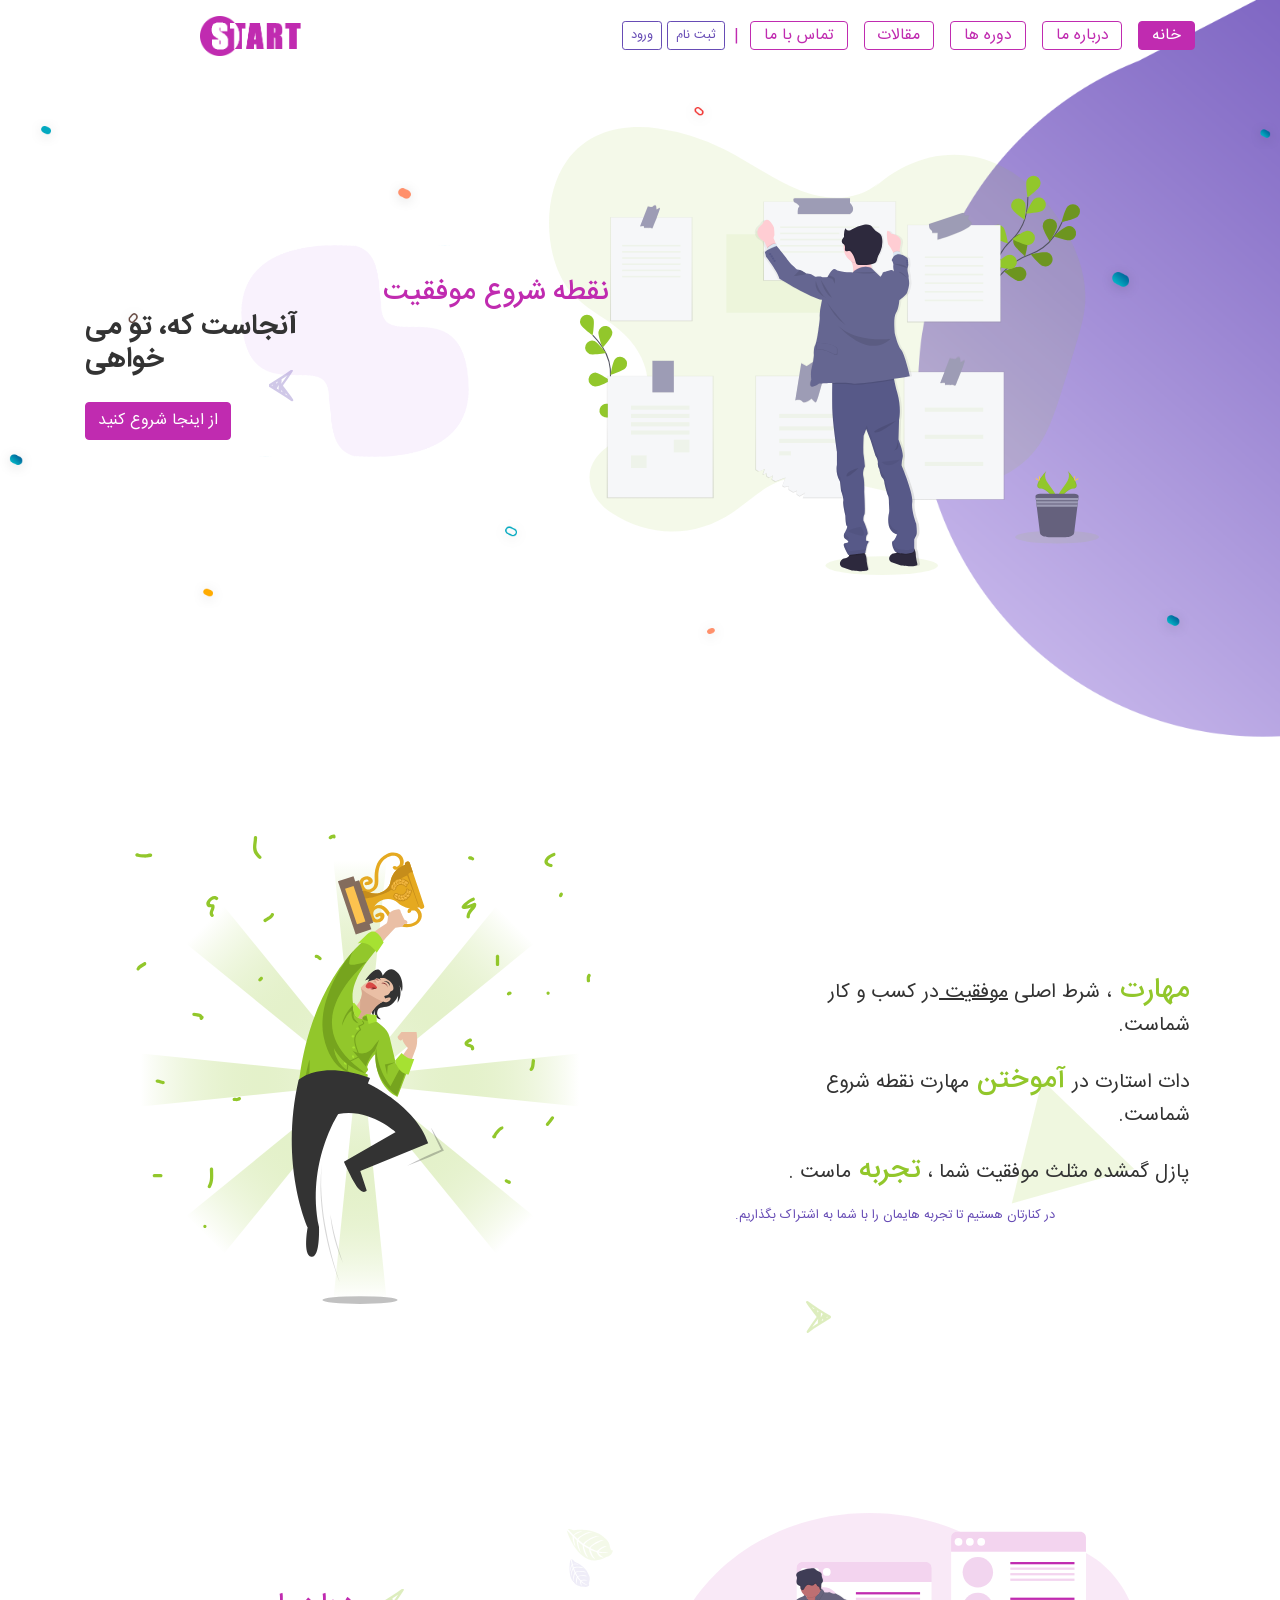
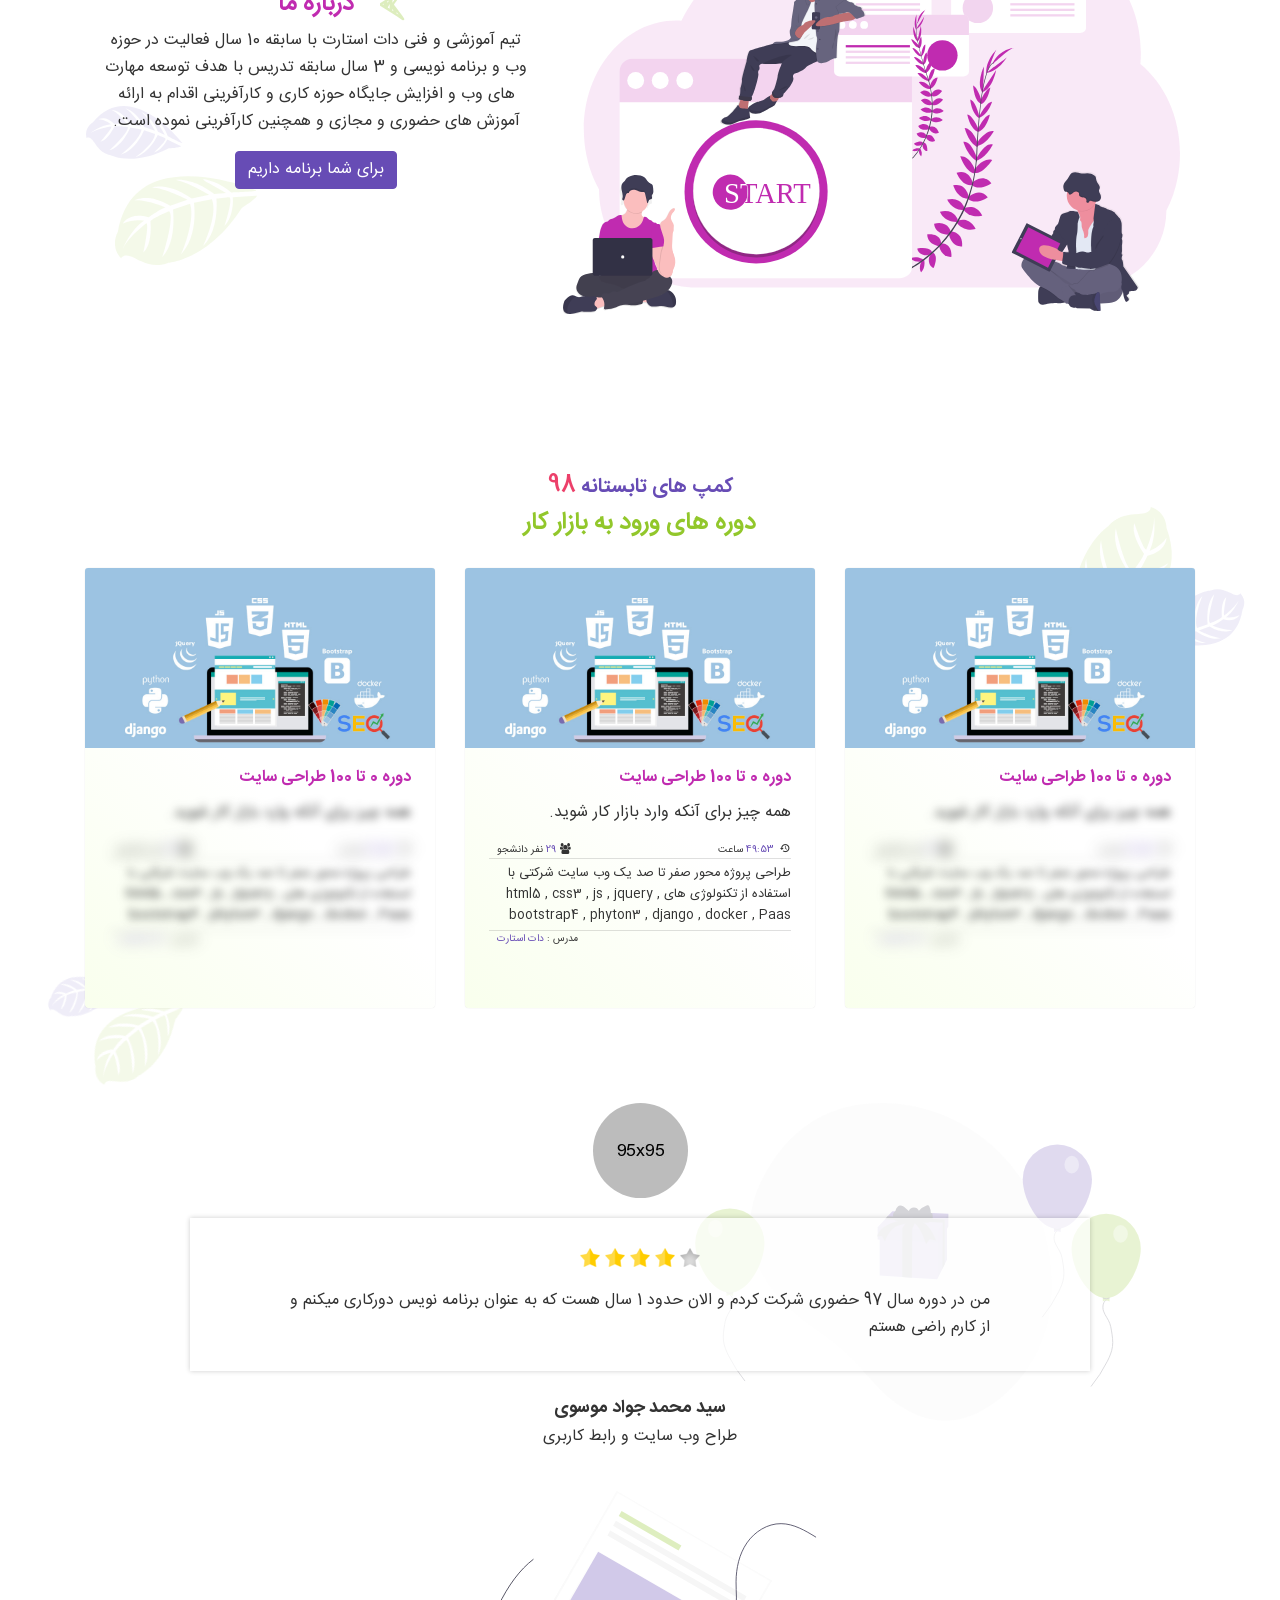
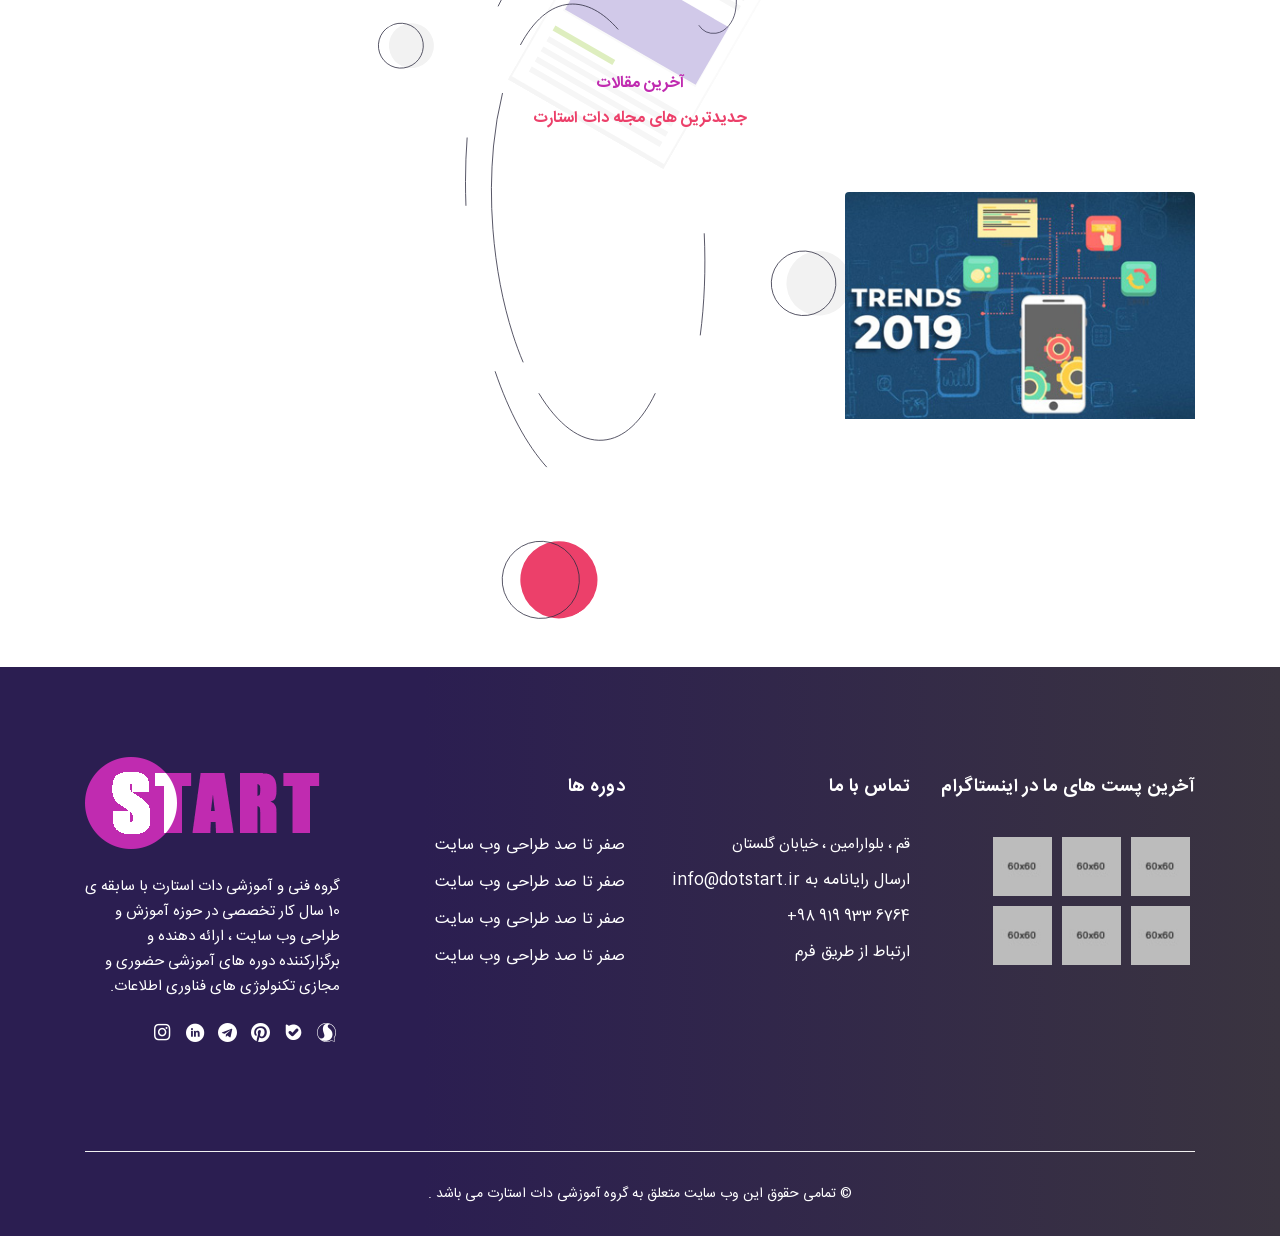
<file: index.html>
<!DOCTYPE html>
<html class="no-js" lang="fa">
	<head>
		<meta charset="utf-8" />
		<meta http-equiv="x-ua-compatible" content="ie=edge" />
		<title>دات استارت - مرجع آموزش تکنولوژی</title>
		<meta name="description" content="" />
		<meta
			name="viewport"
			content="width=device-width, initial-scale=1, user-scalable=no"
		/>
		<!-- Favicon -->
		<link
			rel="shortcut icon"
			type="image/x-icon"
			href="assets/images/favicon.ico"
		/>

		<!-- CSS
      ========================= -->

		<!-- Bootstrap CSS -->
		<link rel="stylesheet" href="assets/css/ds_bootstrap.min.css" />

		<!-- Fonts CSS -->
		<link rel="stylesheet" href="assets/css/bicon.min.css" />
		<link rel="stylesheet" href="assets/css/ds-font-icon.css" />

		<!-- Plugins CSS -->
		<link rel="stylesheet" href="assets/css/plugins.css" />

		<!-- Main Style CSS -->
		<link rel="stylesheet" href="assets/css/style.css" />

		<!-- dotStart Style CSS -->
		<link rel="stylesheet" href="assets/css/dotstart.css" />

		<!-- Modernizer JS -->
		<script src="assets/js/vendor/modernizr-2.8.3.min.js"></script>
	</head>

	<body>
		<!-- Main Wrapper Start -->
		<div class="main-wrapper" id="homePage">
			<!-- Header-area start -->
			<header class="header header-sticky">
				<div class="header-area inner-header pt-3">
					<div class="container">
						<div class="row">
							<div class="align-items-center col-lg-8 col-md-10 d-md-flex d-none">
								<!-- main-menu-area Start -->
								<div class="main-menu">
									<nav
										class="m-0 main-navigation d-none d-md-flex "
										style="display: block;"
									>
										<ul class="">
											<li>
												<a
													class="btn btn-outline-primary active"
													href="index.html"
													>خانه</a
												>
												<ul class="px-3 py-2 sub-menu rounded">
													<li><a href="index.html">صفحه اصلی 1</a></li>
													<li><a href="index-2.html">صفحه اصلی 2</a></li>
												</ul>
											</li>
											<li>
												<a class="btn btn-outline-primary" href="about.html"
													>درباره ما</a
												>
											</li>
											<li>
												<a class="btn btn-outline-primary" href="service.html"
													>دوره ها</a
												>
												<ul class="px-3 py-2 sub-menu rounded">
													<li>
														<a href="service-2.html"
															>آموزش صفر تا صد طراحی وب سایت</a
														>
													</li>
													<li>
														<a href="service-3.html"
															>صفر تا صد کدنویسی سمت کاربر</a
														>
													</li>
													<li>
														<a href="service-3.html"
															>صفر تا صد کدنویسی سمت سرور</a
														>
													</li>
												</ul>
											</li>

											<li>
												<a class="btn btn-outline-primary" href="blog.html"
													>مقالات</a
												>
											</li>
											<li>
												<a class="btn btn-outline-primary" href="contact.html"
													>تماس با ما</a
												>
											</li>
										</ul>
									</nav>
									<div class="loginPart">
										<a href="" class="d-inline-flex d-md-none"><span class="demo-icon  icon-user-circle"></a>
										<span class="ml-1 text-primary d-none d-md-inline-flex">|</span>
										<a href="#" class="btn btn-outline-secondary btn-sm d-none d-md-inline-flex">
											<span class="font-8">ثبت نام</span>
										</a>
										<a href="#" class="btn btn-outline-secondary btn-sm d-none d-md-inline-flex">
											<span class="font-8">ورود</span>
										</a>
										<a href="#" class="btn btn-outline-danger btn-sm d-none d-md-none">
											<span class="font-8">خروج</span>
										</a>
									</div>
								</div>
								<!--// main-menu-area End -->
							</div>

							<div class="col-lg-4 col-md-2 d-md-flex d-none">
								<!-- logo Start -->
								<div class="d-flex justify-content-end logo m-0">
									<a href="index.html"
										><img
											src="assets/images/logo/lo.png"
											alt="logo"
											class="float-left"
									/></a>
								</div>
								<!--// logo End -->
							</div>

							<div class="col-12 d-flex d-md-none forMobile">
								<!-- mobile-menu start -->
								<div class="mobile-menu d-block d-md-none">
									<div class="loginPart position-absolute d-flex align-items-center">
										<a href="" class="d-inline-flex d-md-none text-primary "><span class="demo-icon  icon-user-circle-o"></span></a>
										<a href="" class="d-none d-md-none text-primary"><span class="demo-icon  icon-user-circle"></span></a>
										<small class="d-inline-flex">محمد حسن قمی</small>
										</a>
									</div>
								</div>
								<!-- mobile-menu end -->
								<!-- mobile logo Start -->
								<div class="logoWrp position-absolute"><div class="d-flex justify-content-end logo m-0 position-relative">
									<a href="index.html"><img src="assets/images/logo/lo.png" alt="logo" class="float-left"></a>
    </div></div>
								<!--// mobile logo End -->
							</div>
						</div>
					</div>
				</div>
			</header>
			<!-- Header-area end -->

			<!-- Hero Slider start -->
			<div class="hero-slider hero-slider-1">
				<div class="single-slide" style="background-image: url(assets/images/slider/slide-bg-2.png)">
					<div class="home-decor" style="
">
						<div class="home-overlay-img-1">
							<img src="assets/images/slider/seomar02.png" alt="">
						</div>
					</div>
					<!-- Hero Content One Start -->
					<div class="container hero-content-one">
						<div class="row position-relative">
							<div class="col-xl-6 col-md-7 col-md-7 order-md-1 order-2" id="intro-cnt">
								<!-- slider-text-info Start -->
								<div class="slider-text-info">
									<h3 class="d-block h3 text-left">
										<span class="float-right h3 mr-3 text-primary">
											نقطه شروع موفقیت</span><br>آنجاست که، تو می خواهی
									</h3>
									<a class="btn btn-primary float-left mt-3" href="#abuPart">از اینجا شروع کنید</a>
									<a href="#abuPart" class="downBtn">
										<img src="assets/images/about/down2.svg" alt="down">
									</a>
								</div>
								<!--// slider-text-info End -->
							</div>
							<div class="col-xl-6 col-md-5 col-md-5 order-md-2 order-1">
								<!-- slider-inner-image Start -->
								<div class="my-0 slider-inner-image">
									<img src="assets/images/slider/slide-inner-3.svg" alt="slider-inner">
								</div>
								<!--// slider-inner-image End -->
							</div>
						</div>
					</div>
					<!-- Hero Content One End -->
				</div>
			</div>
			<!-- Hero Slider end -->

			<!-- About Us Area Start -->
			<div class="about-us-area section-ptb" id="abuPart">
				<div class="container position-relative">
					<div class="bg-item-2"></div>
					<div class="row align-items-center">
						<div class="col-md-5 order-2 order-md-1 p-0">
							<div class="about-us-wrap">
								<!-- About us content Start -->
								<div class="about-us-content">
									<ul class="list-group">
										<li class="border-0 list-group-item">
											<span class="h3 text-success">مهارت </span>، شرط اصلی
											<u>موفقیت </u> در کسب و کار شماست.
										</li>
										<li class="border-0 list-group-item">
											دات استارت در
											<span class="h3 text-success">آموختن </span> مهارت نقطه
											شروع شماست.
										</li>
										<li class="border-0 list-group-item">
											پازل گمشده مثلث موفقیت شما ،
											<span class="h3 text-success"> تجربه </span>ماست .
										</li>
									</ul>
									<small class="text-secondary position-relative">در کنارتان هستیم تا تجربه هایمان را با شما به اشتراک
										بگذاریم.<a href="#aboutUsPart" class="downBtn"><img src="assets/images/about/down.svg" alt="down"></a></small>
								</div>
								<!--// About us content End -->
							</div>
						</div>
						<div class="col-md-7 order-1 order-md-2">
							<!-- about-us-image Start -->
							<div class="about-us-image wow fadeInBottom" data-wow-duration="1s" style="visibility: visible; animation-duration: 1s; animation-name: fadeInBottom;">
								<img src="assets/images/about/win.svg" alt="">
							</div>
							<!--// about-us-image End -->
						</div>
					</div>
				</div>
			</div>
			<div class="about-us-area section-ptb row m-0 align-items-center position-relative" id="aboutUsPart">
				<div class="container position-relative">
					<div class="leefBg"></div>
					<div class="leefBg"></div>
					<div class="row m-0 p-0">
						<div class="bgDotStart col-md-7">
							<img src="assets/images/about/dotstartArt.svg" alt="dotstartArt.svg" class="mt-5">
						</div>
						<!-- section-title Start -->
						<div class="col-lg-5 d-md-flex flex-column flex-wrap justify-content-center m-0 section-title">
							<h3 class="h4 text-primary text-center">درباره ما</h3>
							<p class="text-center">
								تیم آموزشی و فنی<span> دات استارت </span>با سابقه 10 سال فعالیت
								در حوزه وب و برنامه نویسی و 3 سال سابقه تدریس با هدف توسعه مهارت
								های وب و افزایش جایگاه حوزه کاری و کارآفرینی اقدام به ارائه
								آموزش های حضوری و مجازی و همچنین کارآفرینی نموده است.
							</p>
							<a class="aniBtn btn btn-secondary mx-auto" href="#courses">برای شما برنامه داریم</a>
							<a href="#courses" class="downBtn">
								<img src="assets/images/about/down.svg" alt="down">
							</a>
						</div>
						<!--// section-title End -->
					</div>
				</div>
			</div>
			<!-- About Us Area End -->

			<!-- Pricing Area Start -->
			<div class="pricing-area section-ptb" id="courses">
				<div class="container position-relative">
					<div class="row">
						<div class="col-md-12">
							<!-- section-title Start -->
							<div class="mt-md-5 section-title">
								<h4 class="h5 text-center text-secondary">
									کمپ های تابستانه <span class="h4 text-danger">98</span>
								</h4>
								<h3 class="h4 text-center text-success">
									دوره های ورود به بازار کار<span></span>
								</h3>
							</div>
							<!--// section-title End -->
						</div>
					</div>
					<div class="row">
						<div class="col-sm-6 col-md-4">
							<!-- Card Flip -->
							<div class="card-flip disabled">
								<div class="flip">
									<div class="front">
										<!-- front content -->
										<div class="card">
											<img
												class="card-img-top"
												src="assets/images/bg/posterCard.jpg"
												alt="100%x180"
												style="height: 180px; width: 100%; display: block;"
												data-holder-rendered="true"
											/>
											<div class="card-block pb-4 pt-2 px-4">
												<h4 class="card-title my-2 text-primary">
													دوره 0 تا 100 طراحی سایت
												</h4>
												<p class="card-text">
													همه چیز برای آنکه وارد بازار کار شوید.
												</p>
												<div
													class="bg-transparent card-header d-flex justify-content-between p-0"
												>
													<div class="the-icons" title="زمان دوره">
														<i class="demo-icon icon-back-in-time"></i>
														<span class="i-name text-secondary">49:53</span>
														<span>ساعت</span>
													</div>

													<div
														class="the-icons"
														title="تعداد دانشجویان این دوره"
													>
														<i class="demo-icon icon-users"></i>
														<span class="i-name text-secondary">29</span>
														<span>نفر دانشجو</span>
													</div>
												</div>
												<p class="card-text my-1 small">
													طراحی پروژه محور صفر تا صد یک وب سایت شرکتی با استفاده
													از تکنولوژی های html5 , css3 , js , jquery ,
													bootstrap4 , phyton3 , django , docker , Paas
												</p>

												<div
													class="bg-transparent card-footer d-flex p-0 justify-content-end"
												>
													<div class="the-icons" title="استاد">
														<span>مدرس :</span>
														<span class="i-name text-secondary">
															دات استارت</span
														>
													</div>
												</div>
											</div>
										</div>
									</div>
									<div class="back" data-disabled="به زودی">
										<!-- back content -->
										<div class="card">
											<div class="card-block pt-4 px-4">
												<h4 class="card-title text-center text-primary">
													دوره 0 تا 100 طراحی سایت
												</h4>
												<h6 class="card-subtitle h6 text-center text-muted">
													یاد بگیرید ، کار بگیرید.
												</h6>
											</div>
											<div class="card-block p-4">
												<span class="d-block text-right"
													>همه چیز برای آنکه وارد بازار کار شوید:</span
												>
												<ul class="mb-4">
													<li>طراحی یک وب سایت شرکتی</li>
													<li>کدنویسی کاربردی html,css</li>
													<li>آموزش کاربردی bootstrap</li>
													<li>آشنایی کاربردی javascript,jQuery</li>
													<li>کدنویسی کاربردی با زبان محبوب python</li>
													<li>
														راه اندازی cms اختصاصی با فریم ورک محبوب Django
													</li>
													<li>خرید دامنه و هاست</li>
													<li>استفاده از سرویس ابری فندق</li>
													<li>هینه سازی وب سایت با اصول seo برای google</li>
												</ul>

												<a href="#" class="card-link small text-success"
													>جزئیات بیشتر</a
												>
												<a
													href="#"
													class="btn btn-success btn-sm mt-2 w-100 text-white"
													>ثبت نام</a
												>
											</div>
										</div>
									</div>
								</div>
							</div>
							<!-- End Card Flip -->
						</div>
						<div class="col-sm-6 col-md-4">
							<!-- Card Flip -->
							<div class="card-flip">
								<div class="flip">
									<div class="front">
										<!-- front content -->
										<div class="card">
											<img
												class="card-img-top"
												src="assets/images/bg/posterCard.jpg"
												alt="100%x180"
												style="height: 180px; width: 100%; display: block;"
												data-holder-rendered="true"
											/>
											<div class="card-block pb-4 pt-2 px-4">
												<h4 class="card-title my-2 text-primary">
													دوره 0 تا 100 طراحی سایت
												</h4>
												<p class="card-text">
													همه چیز برای آنکه وارد بازار کار شوید.
												</p>
												<div
													class="bg-transparent card-header d-flex justify-content-between p-0"
												>
													<div class="the-icons" title="زمان دوره">
														<i class="demo-icon icon-back-in-time"></i>
														<span class="i-name text-secondary">49:53</span>
														<span>ساعت</span>
													</div>

													<div
														class="the-icons"
														title="تعداد دانشجویان این دوره"
													>
														<i class="demo-icon icon-users"></i>
														<span class="i-name text-secondary">29</span>
														<span>نفر دانشجو</span>
													</div>
												</div>
												<p class="card-text my-1 small">
													طراحی پروژه محور صفر تا صد یک وب سایت شرکتی با استفاده
													از تکنولوژی های html5 , css3 , js , jquery ,
													bootstrap4 , phyton3 , django , docker , Paas
												</p>

												<div
													class="bg-transparent card-footer d-flex p-0 justify-content-end"
												>
													<div class="the-icons" title="استاد">
														<span>مدرس :</span>
														<span class="i-name text-secondary">
															دات استارت</span
														>
													</div>
												</div>
											</div>
										</div>
									</div>
									<div class="back">
										<!-- back content -->
										<div class="card">
											<div class="card-block pt-4 px-4">
												<h4 class="card-title text-center text-primary">
													دوره 0 تا 100 طراحی سایت
												</h4>
												<h6 class="card-subtitle h6 text-center text-muted">
													یاد بگیرید ، کار بگیرید.
												</h6>
											</div>
											<div class="card-block p-4">
												<span class="d-block text-right"
													>همه چیز برای آنکه وارد بازار کار شوید:</span
												>
												<ul class="mb-4">
													<li>طراحی یک وب سایت شرکتی</li>
													<li>کدنویسی کاربردی html,css</li>
													<li>آموزش کاربردی bootstrap</li>
													<li>آشنایی کاربردی javascript,jQuery</li>
													<li>کدنویسی کاربردی با زبان محبوب python</li>
													<li>
														راه اندازی cms اختصاصی با فریم ورک محبوب Django
													</li>
													<li>خرید دامنه و هاست</li>
													<li>استفاده از سرویس ابری فندق</li>
													<li>هینه سازی وب سایت با اصول seo برای google</li>
												</ul>

												<a href="#" class="card-link small text-success"
													>جزئیات بیشتر</a
												>
												<a
													href="#"
													class="btn btn-success btn-sm mt-2 w-100 text-white"
													>ثبت نام</a
												>
											</div>
										</div>
									</div>
								</div>
							</div>
							<!-- End Card Flip -->
						</div>
						<div class="col-sm-6 col-md-4">
							<!-- Card Flip -->
							<div class="card-flip disabled">
								<div class="flip">
									<div class="front">
										<!-- front content -->
										<div class="card">
											<img
												class="card-img-top"
												src="assets/images/bg/posterCard.jpg"
												alt="100%x180"
												style="height: 180px; width: 100%; display: block;"
												data-holder-rendered="true"
											/>
											<div class="card-block pb-4 pt-2 px-4">
												<h4 class="card-title my-2 text-primary">
													دوره 0 تا 100 طراحی سایت
												</h4>
												<p class="card-text">
													همه چیز برای آنکه وارد بازار کار شوید.
												</p>
												<div
													class="bg-transparent card-header d-flex justify-content-between p-0"
												>
													<div class="the-icons" title="زمان دوره">
														<i class="demo-icon icon-back-in-time"></i>
														<span class="i-name text-secondary">49:53</span>
														<span>ساعت</span>
													</div>

													<div
														class="the-icons"
														title="تعداد دانشجویان این دوره"
													>
														<i class="demo-icon icon-users"></i>
														<span class="i-name text-secondary">29</span>
														<span>نفر دانشجو</span>
													</div>
												</div>
												<p class="card-text my-1 small">
													طراحی پروژه محور صفر تا صد یک وب سایت شرکتی با استفاده
													از تکنولوژی های html5 , css3 , js , jquery ,
													bootstrap4 , phyton3 , django , docker , Paas
												</p>

												<div
													class="bg-transparent card-footer d-flex p-0 justify-content-end"
												>
													<div class="the-icons" title="استاد">
														<span>مدرس :</span>
														<span class="i-name text-secondary">
															دات استارت</span
														>
													</div>
												</div>
											</div>
										</div>
									</div>
									<div class="back" data-disabled="به زودی">
										<!-- back content -->
										<div class="card">
											<div class="card-block pt-4 px-4">
												<h4 class="card-title text-center text-primary">
													دوره 0 تا 100 طراحی سایت
												</h4>
												<h6 class="card-subtitle h6 text-center text-muted">
													یاد بگیرید ، کار بگیرید.
												</h6>
											</div>
											<div class="card-block p-4">
												<span class="d-block text-right"
													>همه چیز برای آنکه وارد بازار کار شوید:</span
												>
												<ul class="mb-4">
													<li>طراحی یک وب سایت شرکتی</li>
													<li>کدنویسی کاربردی html,css</li>
													<li>آموزش کاربردی bootstrap</li>
													<li>آشنایی کاربردی javascript,jQuery</li>
													<li>کدنویسی کاربردی با زبان محبوب python</li>
													<li>
														راه اندازی cms اختصاصی با فریم ورک محبوب Django
													</li>
													<li>خرید دامنه و هاست</li>
													<li>استفاده از سرویس ابری فندق</li>
													<li>هینه سازی وب سایت با اصول seo برای google</li>
												</ul>

												<a href="#" class="card-link small text-success"
													>جزئیات بیشتر</a
												>
												<a
													href="#"
													class="btn btn-success btn-sm mt-2 w-100 text-white"
													>ثبت نام</a
												>
											</div>
										</div>
									</div>
								</div>
							</div>
							<!-- End Card Flip -->
						</div>
					</div>
				</div>
			</div>
			<!-- Pricing Area End -->

			<!-- Testimonial Area Start -->
			<div class="testimonial-area section-pb" id="customersCmnt">
				<div class="container position-relative">
					<div class="row ">
						<div class="col-md-12 mr-auto ml-auto testimonial-active">
							<!-- testimonial-wrap Start -->
							<div class="testimonial-wrap text-center">
								<div class="testimonial-image ">
									<img src="assets/images/review/comment-3.jpg" alt="" />
								</div>
								<div class="testimonial-content">
									<ul class="text-center">
										<li>
											<a href="#"
												><img src="assets/images/icon/start.png" alt=""
											/></a>
										</li>
										<li>
											<a href="#"
												><img src="assets/images/icon/start.png" alt=""
											/></a>
										</li>
										<li>
											<a href="#"
												><img src="assets/images/icon/start.png" alt=""
											/></a>
										</li>
										<li>
											<a href="#"
												><img src="assets/images/icon/start.png" alt=""
											/></a>
										</li>
										<li>
											<a href="#"
												><img src="assets/images/icon/start-o.png" alt=""
											/></a>
										</li>
									</ul>
									<p>
										من در دوره سال 97 حضوری شرکت کردم و الان حدود 1 سال هست که
										به عنوان برنامه نویس دورکاری میکنم و از کارم راضی هستم
									</p>
								</div>
								<div class="author-info">
									<h4 class="text-center">سید محمد جواد موسوی</h4>
									<p class="text-center">طراح وب سایت و رابط کاربری</p>
								</div>
							</div>
							<!--// testimonial-wrap End -->

							<!-- testimonial-wrap Start -->
							<div class="testimonial-wrap text-center">
								<div class="testimonial-image ">
									<img src="assets/images/review/comment-3.jpg" alt="" />
								</div>
								<div class="testimonial-content">
									<ul class="text-center">
										<li>
											<a href="#"
												><img src="assets/images/icon/start.png" alt=""
											/></a>
										</li>
										<li>
											<a href="#"
												><img src="assets/images/icon/start.png" alt=""
											/></a>
										</li>
										<li>
											<a href="#"
												><img src="assets/images/icon/start.png" alt=""
											/></a>
										</li>
										<li>
											<a href="#"
												><img src="assets/images/icon/start.png" alt=""
											/></a>
										</li>
										<li>
											<a href="#"
												><img src="assets/images/icon/start-o.png" alt=""
											/></a>
										</li>
									</ul>
									<p>
										من در دوره سال 97 حضوری شرکت کردم و الان حدود 1 سال هست که
										به عنوان برنامه نویس دورکاری میکنم و از کارم راضی هستم
									</p>
								</div>
								<div class="author-info">
									<h4 class="text-center">سید محمد جواد موسوی</h4>
									<p class="text-center">طراح وب سایت و رابط کاربری</p>
								</div>
							</div>
							<!--// testimonial-wrap End -->
						</div>
					</div>
				</div>
			</div>
			<!-- Testimonial Area End -->

			<!-- Latest News Area Start -->
			<div
				class="latest-news-area bg-grey d-flex justify-content-center position-relative section-pb-80 section-pt mb--125"
			>
				<span id="articleBg"></span>
				<span id="articleBg2"></span>
				<div class="container">
					<div class="row">
						<div class="col-md-12">
							<!-- section-title Start -->
							<div class="section-title">
								<h4 class="text-center text-primary">آخرین مقالات</h4>
								<h3 class="text-center text-danger">
									جدیدترین های مجله دات استارت
								</h3>
							</div>
							<!--// section-title End -->
						</div>
					</div>
					<div class="row latest-blog-active">
						<div class="col-md-4">
							<!-- single-latest-blog Start -->
							<div class="single-latest-blog mb--30 mt--30 card-flip">
								<div class="flip">
									<div class="latest-blog-image front">
										<img src="assets/images/blog/blogPoster.jpg" alt="" />
									</div>
									<div class="latest-blog-cont back">
										<h3>
											<a href="blog-details-left-sidebar.html"
												>بهترین زبان های برنامه نویسی سال 2019 که باید فرا
												بگیریم</a
											>
										</h3>
										<p class="small">
											اگر میخواهید در حوزه برنامه نویسی وب قله های ترقی رو یکی
											پس ا زدیگری طی کنید باید هر روز بر انبوه دانش تون اضافه
											کنید . یک برنامه نویس باید هر سال یک زبان جدید یاد بگیره
										</p>
										<a
											href="#"
											class="btn btn-sm btn-secondary bg-secondary text-white"
											>ادامه مطلب</a
										>
									</div>
								</div>
							</div>
							<!--// single-latest-blog End -->
						</div>
						<div class="col-md-4">
							<!-- single-latest-blog Start -->
							<div class="single-latest-blog mb--30 mt--30 card-flip">
								<div class="flip">
									<div class="latest-blog-image front">
										<img src="assets/images/blog/blogPoster.jpg" alt="" />
									</div>
									<div class="latest-blog-cont back">
										<h3>
											<a href="blog-details-left-sidebar.html"
												>بهترین زبان های برنامه نویسی سال 2019 که باید فرا
												بگیریم</a
											>
										</h3>
										<p class="small">
											اگر میخواهید در حوزه برنامه نویسی وب قله های ترقی رو یکی
											پس ا زدیگری طی کنید باید هر روز بر انبوه دانش تون اضافه
											کنید . یک برنامه نویس باید هر سال یک زبان جدید یاد بگیره
										</p>
										<a
											href="#"
											class="btn btn-sm btn-secondary bg-secondary text-white"
											>ادامه مطلب</a
										>
									</div>
								</div>
							</div>
							<!--// single-latest-blog End -->
						</div>
						<div class="col-md-4">
							<!-- single-latest-blog Start -->
							<div class="single-latest-blog mb--30 mt--30 card-flip">
								<div class="flip">
									<div class="latest-blog-image front">
										<img src="assets/images/blog/blogPoster.jpg" alt="" />
									</div>
									<div class="latest-blog-cont back">
										<h3>
											<a href="blog-details-left-sidebar.html"
												>بهترین زبان های برنامه نویسی سال 2019 که باید فرا
												بگیریم</a
											>
										</h3>
										<p class="small">
											اگر میخواهید در حوزه برنامه نویسی وب قله های ترقی رو یکی
											پس ا زدیگری طی کنید باید هر روز بر انبوه دانش تون اضافه
											کنید . یک برنامه نویس باید هر سال یک زبان جدید یاد بگیره
										</p>
										<a
											href="#"
											class="btn btn-sm btn-secondary bg-secondary text-white"
											>ادامه مطلب</a
										>
									</div>
								</div>
							</div>
							<!--// single-latest-blog End -->
						</div>
						<div class="col-md-4">
							<!-- single-latest-blog Start -->
							<div class="single-latest-blog mb--30 mt--30 card-flip">
								<div class="flip">
									<div class="latest-blog-image front">
										<img src="assets/images/blog/blogPoster.jpg" alt="" />
									</div>
									<div class="latest-blog-cont back">
										<h3>
											<a href="blog-details-left-sidebar.html"
												>بهترین زبان های برنامه نویسی سال 2019 که باید فرا
												بگیریم</a
											>
										</h3>
										<p class="small">
											اگر میخواهید در حوزه برنامه نویسی وب قله های ترقی رو یکی
											پس ا زدیگری طی کنید باید هر روز بر انبوه دانش تون اضافه
											کنید . یک برنامه نویس باید هر سال یک زبان جدید یاد بگیره
										</p>
										<a
											href="#"
											class="btn btn-sm btn-secondary bg-secondary text-white"
											>ادامه مطلب</a
										>
									</div>
								</div>
							</div>
							<!--// single-latest-blog End -->
						</div>
					</div>
				</div>
			</div>
			<!-- Latest News Area End -->

			<!-- Footer Area Start -->
			<footer class="footer-area footer-bg">
				<!-- Footer-top Start -->
				<div class="footer-top pt--50 pb--100">
					<div class="container">
						<div class="row">
							<div class="col-md-3">
								<!-- Footer-info Start -->
								<div class="footer-info  mt--60">
									<div class="footer-title">
										<h3>آخرین پست های ما در اینستاگرام</h3>
									</div>
									<ul class="d-flex flex-wrap footer-list-instagram m-0 w-100">
										<li>
											<a href="#"
												><img src="assets/images/instagram/ins-1.jpg" alt=""
											/></a>
										</li>
										<li>
											<a href="#"
												><img src="assets/images/instagram/ins-2.jpg" alt=""
											/></a>
										</li>
										<li>
											<a href="#"
												><img src="assets/images/instagram/ins-3.jpg" alt=""
											/></a>
										</li>
										<li>
											<a href="#"
												><img src="assets/images/instagram/ins-4.jpg" alt=""
											/></a>
										</li>
										<li>
											<a href="#"
												><img src="assets/images/instagram/ins-5.jpg" alt=""
											/></a>
										</li>
										<li>
											<a href="#"
												><img src="assets/images/instagram/ins-6.jpg" alt=""
											/></a>
										</li>
									</ul>
								</div>
								<!--// Footer-info End -->
							</div>
							<div class="col-md-3">
								<!-- Footer-info Start -->
								<div class="footer-info  mt--60">
									<div class="footer-title">
										<h3>تماس با ما</h3>
									</div>
									<ul class="footer-list">
										<li>قم ، بلوارامین ، خیابان گلستان</li>
										<li>
											<a
												href="mailto:info@dotstart.ir?subject = from-dotStart-member"
											>
												ارسال رایانامه به info@dotstart.ir</a
											>
										</li>
										<li>+98 919 933 6764</li>
										<li><a href="#">ارتباط از طریق فرم</a></li>
									</ul>
								</div>
								<!--// Footer-info End -->
							</div>
							<div class="col-md-3">
								<!-- Footer-info Start -->
								<div class="footer-info  mt--60">
									<div class="footer-title">
										<h3>دوره ها</h3>
									</div>
									<ul class="footer-list">
										<li><a href="#">صفر تا صد طراحی وب سایت</a></li>
										<li><a href="#">صفر تا صد طراحی وب سایت</a></li>
										<li><a href="#">صفر تا صد طراحی وب سایت</a></li>
										<li><a href="#">صفر تا صد طراحی وب سایت</a></li>
									</ul>
								</div>
								<!--// Footer-info End -->
							</div>
							<div class="col-md-3">
								<!-- Footer-info Start -->
								<div class="footer-info mt--40">
									<div class="footer-logo">
										<a href="#"
											><img src="assets/images/logo/lo.png" alt=""
										/></a>
									</div>
									<p>
										گروه فنی و آموزشی دات استارت با سابقه ی 10 سال کار تخصصی در
										حوزه آموزش و طراحی وب سایت ، ارائه دهنده و برگزارکننده دوره
										های آموزشی حضوری و مجازی تکنولوژی های فناوری اطلاعات.
									</p>

									<ul class="d-flex justify-content-between social w-75">
										<li>
											<a href="#"><i class="demo-icon icon-instagram"></i></a>
										</li>
										<li>
											<a href="#"
												><i class="demo-icon icon-linkedin-circled"></i
											></a>
										</li>
										<li>
											<a href="#"><i class="demo-icon icon-telegram"></i></a>
										</li>
										<li>
											<a href="#"><i class="demo-icon icon-pinterest-1"></i></a>
										</li>
										<li>
											<a href="#"><i class="demo-icon icon-bale"></i></a>
										</li>
										<li>
											<a href="#"><i class="demo-icon icon-soroush3"></i></a>
										</li>
									</ul>
								</div>
								<!--// Footer-info End -->
							</div>
						</div>
					</div>
				</div>
				<!--// Footer-top End -->

				<!-- footer-bottom Start -->
				<div class="footer-bottom">
					<div class="container">
						<div class="row">
							<div class="col-md-12">
								<div class="footer-bottom-inner text-center">
									<p class="text-center">
										&copy; تمامی حقوق این وب سایت متعلق به گروه آموزشی دات
										استارت می باشد .
									</p>
								</div>
							</div>
						</div>
					</div>
				</div>
				<!--// footer-bottom End -->
			</footer>
			<!-- Footer Area End -->
		</div>
		<!-- Main Wrapper End -->

		<!-- JS
============================================ -->

		<!-- jQuery JS -->
		<script src="assets/js/vendor/jquery-1.12.4.min.js"></script>
		<!-- Popper JS -->
		<script src="assets/js/popper.min.js"></script>
		<!-- Bootstrap JS -->
		<script src="assets/js/bootstrap.min.js"></script>
		<!-- Plugins JS -->
		<script src="assets/js/plugins.js"></script>
		<!-- Ajax Mail -->
		<script src="assets/js/ajax-mail.js"></script>
		<!-- Main JS -->
		<script src="assets/js/main.js"></script>
	</body>
</html>
</file>
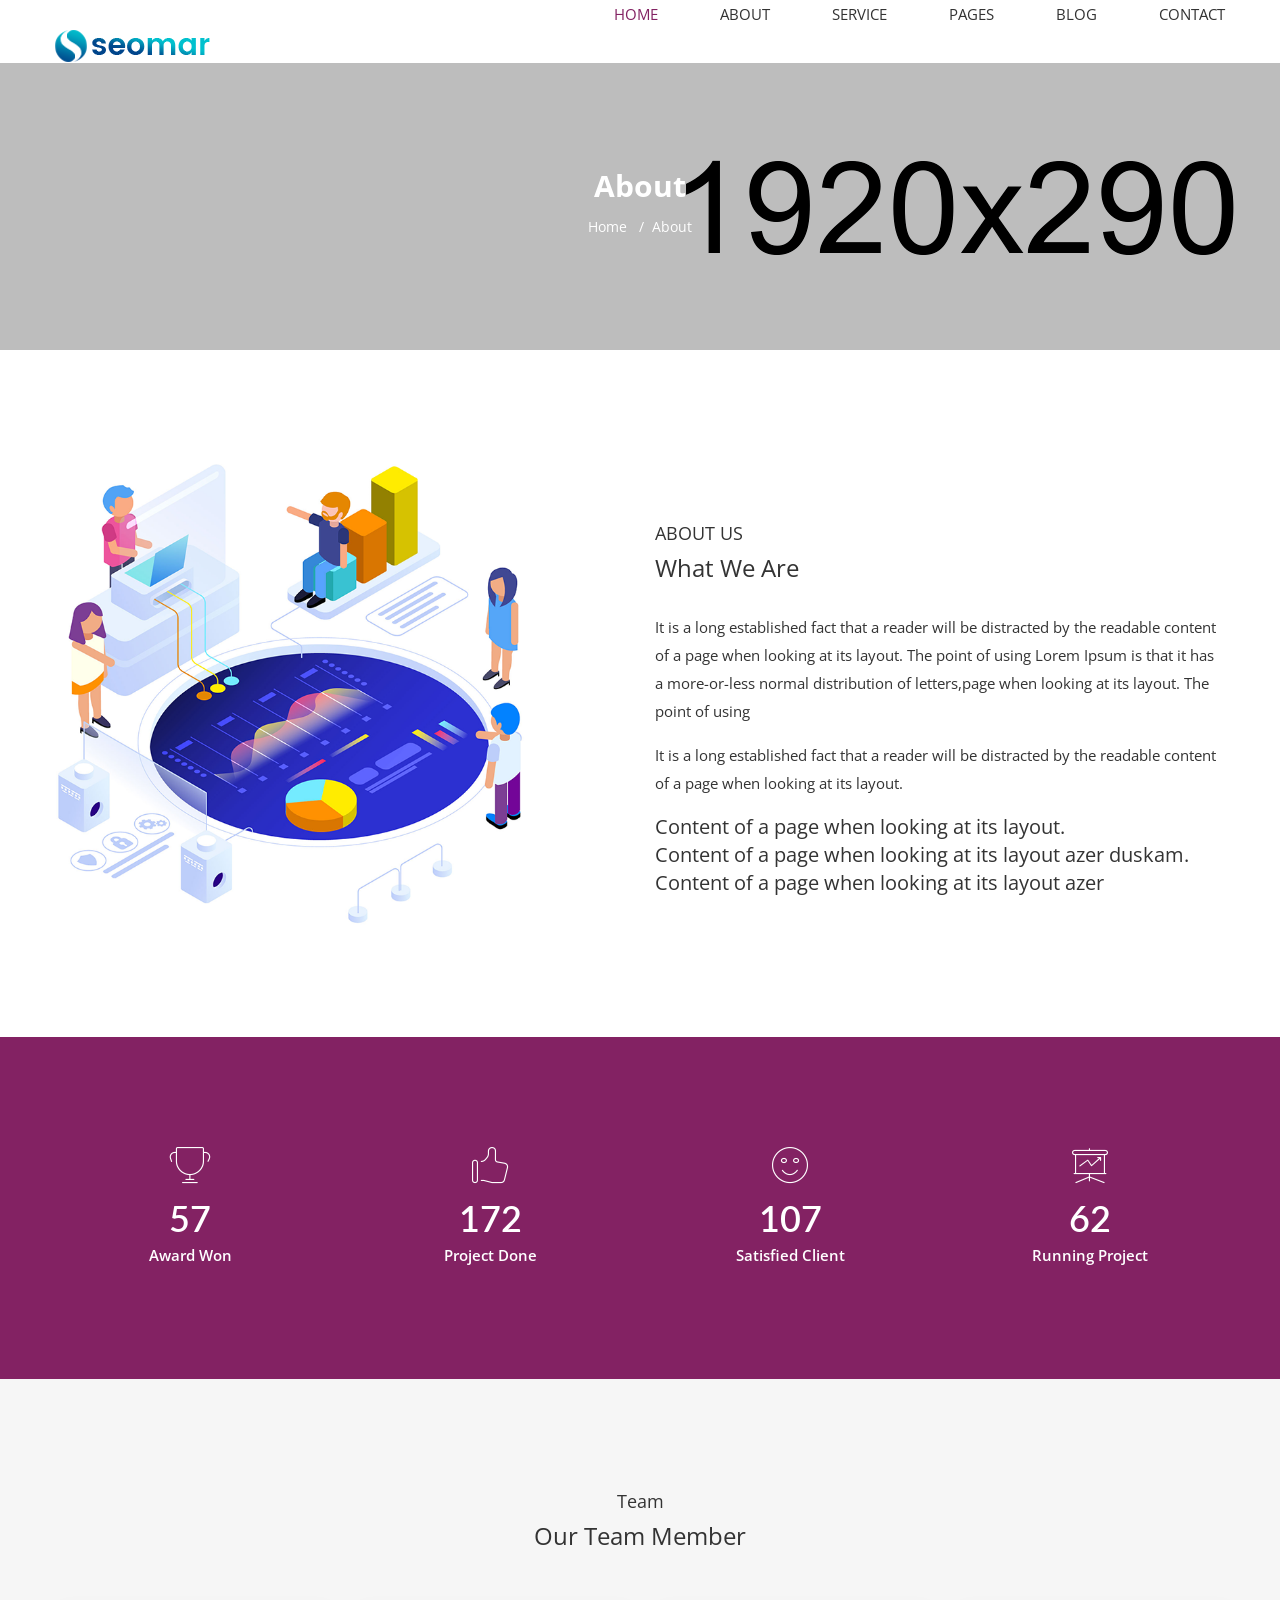
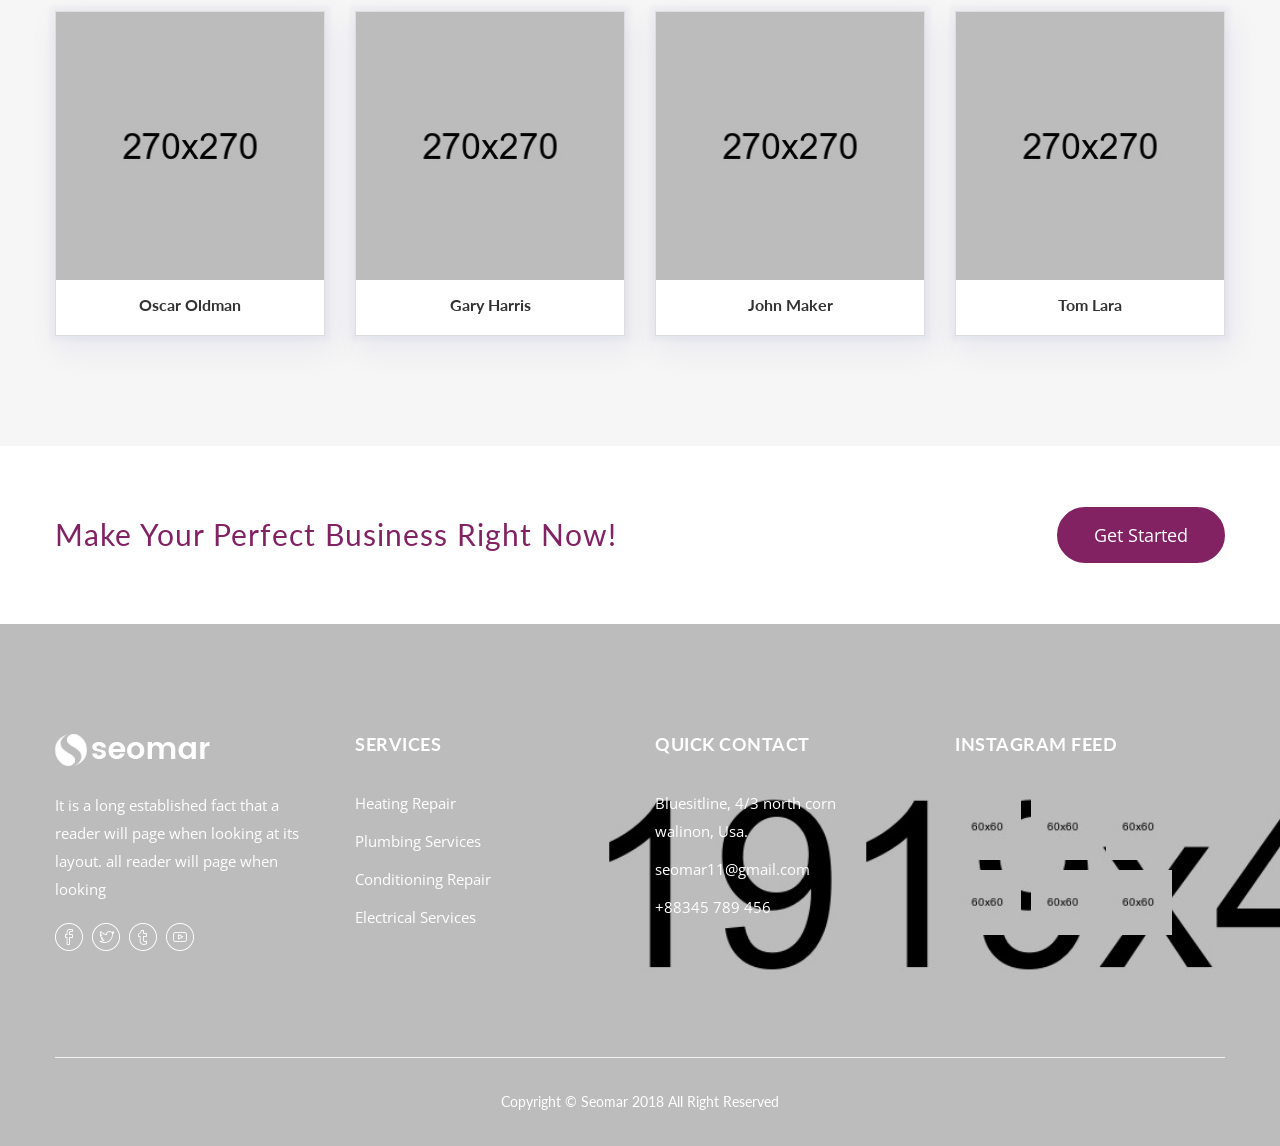
<file: about.html>
<!doctype html>
<html class="no-js" lang="en">

<head>
    <meta charset="utf-8">
    <meta http-equiv="x-ua-compatible" content="ie=edge">
    <title>About || Seomar - SEO & Digital Marketing Bootstrap 4 Template</title>
    <meta name="description" content="">
    <meta name="viewport" content="width=device-width, initial-scale=1">
    <!-- Favicon -->
    <link rel="shortcut icon" type="image/x-icon" href="assets/images/favicon.ico">
    
    <!-- CSS 
    ========================= -->
   
    <!-- Bootstrap CSS -->
    <link rel="stylesheet" href="assets/css/bootstrap.min.css">
    
    <!-- Fonts CSS -->
    <link rel="stylesheet" href="assets/css/bicon.min.css">
    
    <!-- Plugins CSS -->
    <link rel="stylesheet" href="assets/css/plugins.css">
    
    <!-- Main Style CSS -->
    <link rel="stylesheet" href="assets/css/style.css">
    
    <!-- Modernizer JS -->
    <script src="assets/js/vendor/modernizr-2.8.3.min.js"></script>
</head>

<body>

<!-- Main Wrapper Start -->
<div class="main-wrapper">
   
    <!-- Header-area start -->
    <header class="header header-sticky">
        <div class="header-area">
            <div class="container">
                <div class="row">
                    <div class="col-lg-4">
                        <!-- logo Start -->
                        <div class="logo">
                            <a href="index.html"><img src="assets/images/logo/logo.png" alt=""></a>
                        </div><!--// logo End -->
                    </div>
                    <div class="col-lg-8">
                        <!-- main-menu-area Start -->
                        <div class="main-menu">
                            <nav class="main-navigation">
                                <ul>
                                    <li class="active"><a href="index.html">HOME</a>
                                        <ul class="sub-menu">
                                            <li><a href="index.html">Home Page 1</a></li>
                                            <li><a href="index-2.html">Home Page 2</a></li>
                                        </ul>
                                    </li>
                                    <li><a href="about.html">ABOUT</a></li>
                                    <li><a href="service.html">SERVICE</a>
                                        <ul class="sub-menu">
                                            <li><a href="service-2.html">Service 2</a></li>
                                            <li><a href="service-3.html">Service 3</a></li>
                                        </ul>
                                    </li>
                                    <li><a href="index.html">PAGES</a>
                                        <ul class="sub-menu">
                                            <li><a href="errer-404.html">Error 404</a></li>
                                            <li><a href="case-studie.html">Case Study</a></li>
                                            <li><a href="project-details.html">Project Details</a></li>
                                        </ul>
                                    </li>
                                    <li><a href="blog.html">BLOG</a>
                                        <ul class="sub-menu">
                                            <li><a href="blog-sidebar-left.html">Blog Left Sidebar</a></li>
                                            <li><a href="blog-sidebar-right.html">Blog Right Sidebar</a></li>
                                            <li><a href="blog-details-right-sidebar.html">Blog Details Right Sidebar</a></li>
                                            <li><a href="blog-details-left-sidebar.html">Blog Details Left Sidebar</a></li>
                                        </ul>
                                    </li>
                                    <li><a href="contact.html">CONTACT</a></li>
                                </ul>
                            </nav>
                        </div><!--// main-menu-area End -->
                    </div>
                    <div class="col">
                        <!-- mobile-menu start -->
                        <div class="mobile-menu d-block d-lg-none"></div>
                        <!-- mobile-menu end -->
                    </div>
                </div>
            </div>
        </div>
    </header>
    <!-- Header-area end -->
    
    <!-- breadcrumb-area start -->
    <div class="breadcrumb-area section-ptb">
        <div class="container">
            <div class="row">
                <div class="col">
                    <h2 class="breadcrumb-title">About</h2>
                    <!-- breadcrumb-list start -->
                    <ul class="breadcrumb-list">
                        <li class="breadcrumb-item"><a href="index.html">Home</a></li>
                        <li class="breadcrumb-item active">About</li>
                    </ul>
                    <!-- breadcrumb-list end -->
                </div>
            </div>
        </div>
    </div>
    <!-- breadcrumb-area end -->
    
    
    <!-- About Us Area Start -->
    <div class="about-us-area section-ptb">
        <div class="container">
            <div class="row align-items-center">
                <div class="col-lg-5">
                    <!-- about-us-image Start -->
                    <div class="about-us-image  wow fadeInBottom" data-wow-duration="1s">
                        <img src="assets/images/about/about-02.png" alt="">
                    </div><!--// about-us-image End -->
                </div>
                <div class="col-lg-6 offset-lg-1">
                    <div class="about-us-wrap">
                        <!-- section-title Start -->
                        <div class="section-title text-left">
                            <h4>ABOUT US</h4>
                            <h3>What We <span>Are</span></h3>
                        </div>
                        <!--// section-title End -->

                        <!-- About us content Start -->
                        <div class="about-us-content">
                            <p>
                              It is a long established fact that a reader will be distracted by the readable content of a page when looking at its layout.
                              The point of using Lorem Ipsum is that it has a more-or-less normal distribution of letters,page when looking at its layout.
                              The point of using
                            </p>
                            <p>It is a long established fact that a reader will be distracted by the readable content of a page when looking at its layout.</p>
                            <ul>
                                <li>Content of a page when looking at its layout. </li>
                                <li>Content of a page when looking at its layout azer duskam. </li>
                                <li>Content of a page when looking at its layout azer</li>
                            </ul>  
                        </div>
                        <!--// About us content End -->
                    </div>
                </div>
            </div>
        </div>
    </div>
    <!-- About Us Area End -->
    
    
    <!-- Project-count-inner Start -->
    <div class="project-count-inner section-pb overlay-bg section-pt-80">
        <div class="container">
            <div class="row">
            <div class="col-lg-3 col-sm-6">
                <!-- counter start -->
                <div class="counter text-center mt--30">
                    <div class="count-icon">
                        <i class="bi bi-cup"></i>
                    </div>
                    <h3 class="counter-active">112</h3>
                    <p>Award Won</p>
                </div>
                <!-- counter end -->
            </div>
            <div class="col-lg-3 col-sm-6">
                <!-- counter start -->
                <div class="counter text-center mt--30">
                    <div class="count-icon">
                        <i class="bi bi-like"></i>
                    </div>
                    <h3 class="counter-active">345</h3>
                    <p>Project Done</p>
                </div>
                <!-- counter end -->
            </div>
            <div class="col-lg-3 col-sm-6">
                <!-- counter start --> 
                <div class="counter text-center mt--30">
                    <div class="count-icon">
                        <i class="bi bi-emo-smile"></i>
                    </div>
                    <h3 class="counter-active">215</h3>
                    <p>Satisfied Client</p>
                </div>
                <!-- counter end -->
            </div>
            <div class="col-lg-3 col-sm-6">
                <!-- counter start -->
                <div class="counter text-center mt--30">
                    <div class="count-icon">
                        <i class="bi bi-screen"></i>
                    </div>
                    <h3 class="counter-active">124</h3>
                    <p>Running Project</p>
                </div>
                <!-- counter start -->
            </div>
        </div>
        </div>
    </div>
    <!-- Project-count-inner End -->
    
    
    <!-- Our Team Area Start -->
    <div class="our-team-area bg-grey section-ptb">
        <div class="container">
           <div class="row">
                <div class="col-lg-12">
                    <!-- section-title Start -->
                    <div class="section-title">
                        <h4>Team</h4>
                        <h3>Our Team  <span>Member</span></h3>
                    </div>
                    <!--// section-title End -->
                </div>
            </div>
            <div class="row">
                <div class="col-lg-3 col-md-6">
                    <!-- Single Team Start -->
                    <div class="single-team mt--30">
                        <div class="team-imgae">
                            <img src="assets/images/team/01.jpg" alt="">
                            <div class="social-link">
                                <a href="#"><i class="bi bi-facebook"></i></a>
                                <a href="#"><i class="bi bi-twitter-bird"></i></a>
                                <a href="#"><i class="bi bi-twitter"></i></a>
                                <a href="#"><i class="bi bi-youtube"></i></a>
                            </div>
                        </div>
                        <div class="team-info">
                            <h3>Oscar Oldman</h3>
                        </div>
                    </div><!--// Single Team End -->
                </div>
                <div class="col-lg-3 col-md-6">
                    <!-- Single Team Start -->
                    <div class="single-team mt--30">
                        <div class="team-imgae">
                            <img src="assets/images/team/02.jpg" alt="">
                            <div class="social-link">
                                <a href="#"><i class="bi bi-facebook"></i></a>
                                <a href="#"><i class="bi bi-twitter-bird"></i></a>
                                <a href="#"><i class="bi bi-twitter"></i></a>
                                <a href="#"><i class="bi bi-youtube"></i></a>
                            </div>
                        </div>
                        <div class="team-info">
                            <h3>Gary Harris</h3>
                        </div>
                    </div><!--// Single Team End -->
                </div>
                <div class="col-lg-3 col-md-6">
                    <!-- Single Team Start -->
                    <div class="single-team mt--30">
                        <div class="team-imgae">
                            <img src="assets/images/team/03.jpg" alt="">
                            <div class="social-link">
                                <a href="#"><i class="bi bi-facebook"></i></a>
                                <a href="#"><i class="bi bi-twitter-bird"></i></a>
                                <a href="#"><i class="bi bi-twitter"></i></a>
                                <a href="#"><i class="bi bi-youtube"></i></a>
                            </div>
                        </div>
                        <div class="team-info">
                            <h3>John Maker </h3>
                        </div>
                    </div><!--// Single Team End -->
                </div>
                <div class="col-lg-3 col-md-6">
                    <!-- Single Team Start -->
                    <div class="single-team mt--30">
                        <div class="team-imgae">
                            <img src="assets/images/team/04.jpg" alt="">
                            <div class="social-link">
                                <a href="#"><i class="bi bi-facebook"></i></a>
                                <a href="#"><i class="bi bi-twitter-bird"></i></a>
                                <a href="#"><i class="bi bi-twitter"></i></a>
                                <a href="#"><i class="bi bi-youtube"></i></a>
                            </div>
                        </div>
                        <div class="team-info">
                            <h3>Tom Lara</h3>
                        </div>
                    </div><!--// Single Team End -->
                </div>
            </div>
        </div>
    </div>
    <!-- Our Team Area End -->
    
    <!-- Perfect-start-area  Start -->
    <div class="perfect-start-aera">
        <div class="container">
            <div class="row">
                <div class="col-lg-12">
                    <div class="perfect-start-inner">
                        <p>Make Your Perfect Business Right Now!</p>
                        <div class="get-started-button">
                            <a href="#" class="start-btn">Get Started</a>
                        </div>
                    </div>
                </div>
            </div>
        </div>
    </div>
    <!-- Perfect-start-area  End -->
    
    <!-- Footer Area Start -->
    <footer class="footer-area footer-bg">
        <!-- Footer-top Start -->
        <div class="footer-top pt--50 pb--100">
            <div class="container">
                <div class="row">
                    <div class="col-lg-3 col-md-6">
                        <!-- Footer-info Start -->
                        <div class="footer-info mt--60">
                            <div class="footer-logo">
                                <a href="#"><img src="assets/images/logo/logo-2.png" alt=""></a>
                            </div>
                            <p>It is a long established fact that a reader will page when looking at its layout.  all reader will page when looking </p>
                            <ul class="social">
                                <li><a href="#"><i class="bi bi-facebook"></i></a></li>
                                <li><a href="#"><i class="bi bi-twitter-bird"></i></a></li>
                                <li><a href="#"><i class="bi bi-twitter"></i></a></li>
                                <li><a href="#"><i class="bi bi-youtube"></i></a></li>
                            </ul>
                        </div><!--// Footer-info End -->
                    </div>
                    <div class="col-lg-3 col-md-6">
                        <!-- Footer-info Start -->
                        <div class="footer-info  mt--60">
                            <div class="footer-title">
                                <h3>SERVICES</h3>
                            </div>
                            <ul class="footer-list">
                                <li><a href="#">Heating Repair</a></li>
                                <li><a href="#">Plumbing Services</a></li>
                                <li><a href="#">Conditioning Repair</a></li>
                                <li><a href="#">Electrical Services</a></li>
                            </ul>
                        </div><!--// Footer-info End -->
                    </div>
                    <div class="col-lg-3  col-md-6">
                        <!-- Footer-info Start -->
                        <div class="footer-info  mt--60">
                            <div class="footer-title">
                                <h3>QUICK CONTACT</h3>
                            </div>
                            <ul class="footer-list">
                                <li>Bluesitline, 4/3 north corn <br> walinon, Usa.</li>
                                <li><a href="#">seomar11@gmail.com</a></li>
                                <li><a href="#">+88345 789 456</a></li>
                            </ul>
                        </div><!--// Footer-info End -->
                    </div>
                    <div class="col-lg-3  col-md-6">
                        <!-- Footer-info Start -->
                        <div class="footer-info  mt--60">
                            <div class="footer-title">
                                <h3>INSTAGRAM FEED</h3>
                            </div>
                            <ul class="footer-list-instagram">
                                <li><a href="#"><img src="assets/images/instagram/ins-1.jpg" alt=""></a></li>
                                <li><a href="#"><img src="assets/images/instagram/ins-2.jpg" alt=""></a></li>
                                <li><a href="#"><img src="assets/images/instagram/ins-3.jpg" alt=""></a></li>
                                <li><a href="#"><img src="assets/images/instagram/ins-4.jpg" alt=""></a></li>
                                <li><a href="#"><img src="assets/images/instagram/ins-5.jpg" alt=""></a></li>
                                <li><a href="#"><img src="assets/images/instagram/ins-6.jpg" alt=""></a></li>
                            </ul>
                        </div><!--// Footer-info End -->
                    </div>
                </div>
            </div>
        </div><!--// Footer-top End -->
        
        <!-- footer-bottom Start -->
        <div class="footer-bottom">
            <div class="container">
                <div class="row">
                    <div class="col-lg-12">
                        <div class="footer-bottom-inner text-center">
                            <p>Copyright &copy; Seomar 2018 All Right Reserved</p>
                        </div>
                    </div>
                </div>
            </div>
        </div><!--// footer-bottom End -->
    </footer>
    <!-- Footer Area End -->
    
    
    
</div>
<!-- Main Wrapper End -->

<!-- JS
============================================ -->

<!-- jQuery JS -->
<script src="assets/js/vendor/jquery-1.12.4.min.js"></script>
<!-- Popper JS -->
<script src="assets/js/popper.min.js"></script>
<!-- Bootstrap JS -->
<script src="assets/js/bootstrap.min.js"></script>
<!-- Plugins JS -->
<script src="assets/js/plugins.js"></script>
<!-- Ajax Mail -->
<script src="assets/js/ajax-mail.js"></script>
<!-- Main JS -->
<script src="assets/js/main.js"></script>


</body>

</html>
</file>
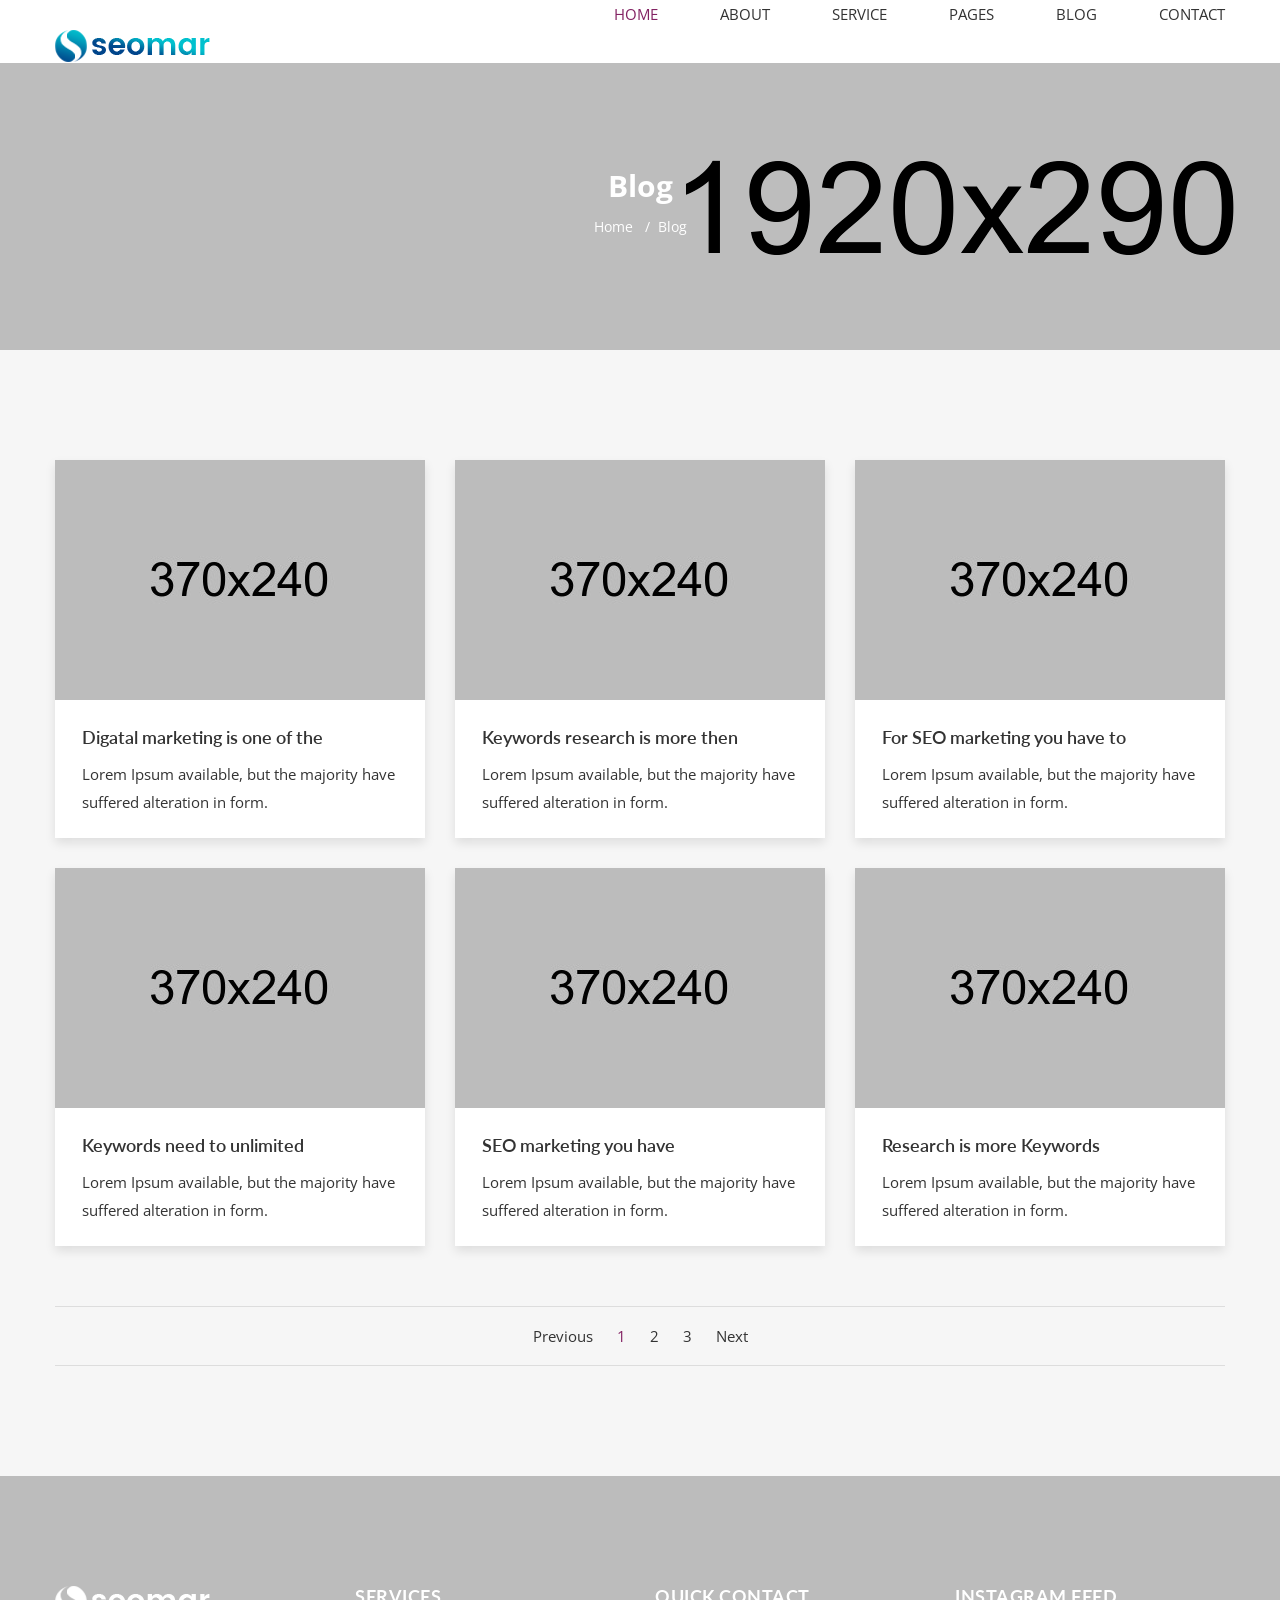
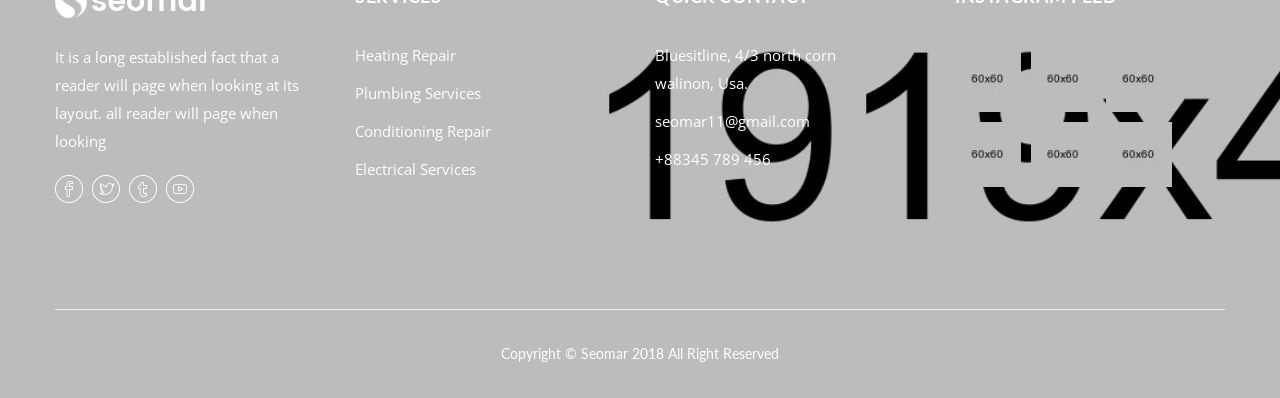
<file: blog.html>
<!doctype html>
<html class="no-js" lang="en">

<head>
    <meta charset="utf-8">
    <meta http-equiv="x-ua-compatible" content="ie=edge">
    <title>Blog || Seomar - SEO & Digital Marketing Bootstrap 4 Template</title>
    <meta name="description" content="">
    <meta name="viewport" content="width=device-width, initial-scale=1">
    <!-- Favicon -->
    <link rel="shortcut icon" type="image/x-icon" href="assets/images/favicon.ico">
    
    <!-- CSS 
    ========================= -->
   
    <!-- Bootstrap CSS -->
    <link rel="stylesheet" href="assets/css/bootstrap.min.css">
    
    <!-- Fonts CSS -->
    <link rel="stylesheet" href="assets/css/bicon.min.css">
    
    <!-- Plugins CSS -->
    <link rel="stylesheet" href="assets/css/plugins.css">
    
    <!-- Main Style CSS -->
    <link rel="stylesheet" href="assets/css/style.css">
    
    <!-- Modernizer JS -->
    <script src="assets/js/vendor/modernizr-2.8.3.min.js"></script>
</head>

<body>

<!-- Main Wrapper Start -->
<div class="main-wrapper">
   
    <!-- Header-area start -->
    <header class="header header-sticky">
        <div class="header-area">
            <div class="container">
                <div class="row">
                    <div class="col-lg-4">
                        <!-- logo Start -->
                        <div class="logo">
                            <a href="index.html"><img src="assets/images/logo/logo.png" alt=""></a>
                        </div><!--// logo End -->
                    </div>
                    <div class="col-lg-8">
                        <!-- main-menu-area Start -->
                        <div class="main-menu">
                            <nav class="main-navigation">
                                <ul>
                                    <li class="active"><a href="index.html">HOME</a>
                                        <ul class="sub-menu">
                                            <li><a href="index.html">Home Page 1</a></li>
                                            <li><a href="index-2.html">Home Page 2</a></li>
                                        </ul>
                                    </li>
                                    <li><a href="about.html">ABOUT</a></li>
                                    <li><a href="service.html">SERVICE</a>
                                        <ul class="sub-menu">
                                            <li><a href="service-2.html">Service 2</a></li>
                                            <li><a href="service-3.html">Service 3</a></li>
                                        </ul>
                                    </li>
                                    <li><a href="index.html">PAGES</a>
                                        <ul class="sub-menu">
                                            <li><a href="errer-404.html">Error 404</a></li>
                                            <li><a href="case-studie.html">Case Study</a></li>
                                            <li><a href="project-details.html">Project Details</a></li>
                                        </ul>
                                    </li>
                                    <li><a href="blog.html">BLOG</a>
                                        <ul class="sub-menu">
                                            <li><a href="blog-sidebar-left.html">Blog Left Sidebar</a></li>
                                            <li><a href="blog-sidebar-right.html">Blog Right Sidebar</a></li>
                                            <li><a href="blog-details-right-sidebar.html">Blog Details Right Sidebar</a></li>
                                            <li><a href="blog-details-left-sidebar.html">Blog Details Left Sidebar</a></li>
                                        </ul>
                                    </li>
                                    <li><a href="contact.html">CONTACT</a></li>
                                </ul>
                            </nav>
                        </div><!--// main-menu-area End -->
                    </div>
                    <div class="col">
                        <!-- mobile-menu start -->
                        <div class="mobile-menu d-block d-lg-none"></div>
                        <!-- mobile-menu end -->
                    </div>
                </div>
            </div>
        </div>
    </header>
    <!-- Header-area end -->
    
    <!-- breadcrumb-area start -->
    <div class="breadcrumb-area section-ptb">
        <div class="container">
            <div class="row">
                <div class="col">
                    <h2 class="breadcrumb-title">Blog</h2>
                    <!-- breadcrumb-list start -->
                    <ul class="breadcrumb-list">
                        <li class="breadcrumb-item"><a href="index.html">Home</a></li>
                        <li class="breadcrumb-item active">Blog</li>
                    </ul>
                    <!-- breadcrumb-list end -->
                </div>
            </div>
        </div>
    </div>
    <!-- breadcrumb-area end -->
    
    
    <div class="blog-area bg-grey section-ptb">
        <div class="container">
            <div class="row">
                <div class="col-lg-4">
                    <!-- single-latest-blog Start -->
                    <div class="single-latest-blog mb--30">
                        <div class="latest-blog-image">
                            <a href="blog-details-left-sidebar.html"><img src="assets/images/blog/blog-01.jpg" alt=""></a>
                        </div>
                        <div class="latest-blog-cont">
                            <h3><a href="blog-details-left-sidebar.html">Digatal marketing is one of the</a></h3>
                            <p>Lorem Ipsum available, but the majority have suffered alteration in form.</p>
                        </div>
                    </div><!--// single-latest-blog End -->
                </div>
                <div class="col-lg-4">
                    <!-- single-latest-blog Start -->
                    <div class="single-latest-blog mb--30">
                        <div class="latest-blog-image">
                            <a href="blog-details-left-sidebar.html"><img src="assets/images/blog/blog-04.jpg" alt=""></a>
                        </div>
                        <div class="latest-blog-cont">
                            <h3><a href="blog-details-left-sidebar.html">Keywords research is more then</a></h3>
                            <p>Lorem Ipsum available, but the majority have suffered alteration in form.</p>
                        </div>
                    </div><!--// single-latest-blog End -->
                </div>
                <div class="col-lg-4">
                    <!-- single-latest-blog Start -->
                    <div class="single-latest-blog mb--30">
                        <div class="latest-blog-image">
                            <a href="blog-details-left-sidebar.html"><img src="assets/images/blog/blog-06.jpg" alt=""></a>
                        </div>
                        <div class="latest-blog-cont">
                            <h3><a href="blog-details-left-sidebar.html">For SEO marketing you have to</a></h3>
                            <p>Lorem Ipsum available, but the majority have suffered alteration in form.</p>
                        </div>
                    </div><!--// single-latest-blog End -->
                </div>
                <div class="col-lg-4">
                    <!-- single-latest-blog Start -->
                    <div class="single-latest-blog mb--30 ">
                        <div class="latest-blog-image">
                            <a href="blog-details-left-sidebar.html"><img src="assets/images/blog/blog-02.jpg" alt=""></a>
                        </div>
                        <div class="latest-blog-cont">
                            <h3><a href="blog-details-left-sidebar.html">Keywords need to unlimited</a></h3>
                            <p>Lorem Ipsum available, but the majority have suffered alteration in form.</p>
                        </div>
                    </div><!--// single-latest-blog End -->
                </div>
                <div class="col-lg-4">
                    <!-- single-latest-blog Start -->
                    <div class="single-latest-blog mb--30">
                        <div class="latest-blog-image">
                            <a href="blog-details-left-sidebar.html"><img src="assets/images/blog/blog-03.jpg" alt=""></a>
                        </div>
                        <div class="latest-blog-cont">
                            <h3><a href="blog-details-left-sidebar.html">SEO marketing you have </a></h3>
                            <p>Lorem Ipsum available, but the majority have suffered alteration in form.</p>
                        </div>
                    </div><!--// single-latest-blog End -->
                </div>
                <div class="col-lg-4">
                    <!-- single-latest-blog Start -->
                    <div class="single-latest-blog mb--30 ">
                        <div class="latest-blog-image">
                            <a href="blog-details-left-sidebar.html"><img src="assets/images/blog/blog-05.jpg" alt=""></a>
                        </div>
                        <div class="latest-blog-cont">
                            <h3><a href="blog-details-left-sidebar.html">Research is more Keywords</a></h3>
                            <p>Lorem Ipsum available, but the majority have suffered alteration in form.</p>
                        </div>
                    </div><!--// single-latest-blog End -->
                </div>
            </div>
            <!-- paginatoin-area Start -->
            <div class="paginatoin-area">
                <div class="row">
                    <div class="col-lg-12">
                        <ul class="pagination-box">
                            <li><a class="Previous" href="#">Previous</a>
                            </li>
                            <li class="active"><a href="#">1</a></li>
                            <li><a href="#">2</a></li>
                            <li><a href="#">3</a></li>
                            <li>
                              <a class="Next" href="#">Next </a>
                            </li>
                        </ul>
                    </div>
                </div>
            </div><!--// paginatoin-area End -->
        </div>
    </div>
    
    
    <!-- Footer Area Start -->
    <footer class="footer-area footer-bg">
        <!-- Footer-top Start -->
        <div class="footer-top pt--50 pb--100">
            <div class="container">
                <div class="row">
                    <div class="col-lg-3 col-md-6">
                        <!-- Footer-info Start -->
                        <div class="footer-info mt--60">
                            <div class="footer-logo">
                                <a href="#"><img src="assets/images/logo/logo-2.png" alt=""></a>
                            </div>
                            <p>It is a long established fact that a reader will page when looking at its layout.  all reader will page when looking </p>
                            <ul class="social">
                                <li><a href="#"><i class="bi bi-facebook"></i></a></li>
                                <li><a href="#"><i class="bi bi-twitter-bird"></i></a></li>
                                <li><a href="#"><i class="bi bi-twitter"></i></a></li>
                                <li><a href="#"><i class="bi bi-youtube"></i></a></li>
                            </ul>
                        </div><!--// Footer-info End -->
                    </div>
                    <div class="col-lg-3 col-md-6">
                        <!-- Footer-info Start -->
                        <div class="footer-info  mt--60">
                            <div class="footer-title">
                                <h3>SERVICES</h3>
                            </div>
                            <ul class="footer-list">
                                <li><a href="#">Heating Repair</a></li>
                                <li><a href="#">Plumbing Services</a></li>
                                <li><a href="#">Conditioning Repair</a></li>
                                <li><a href="#">Electrical Services</a></li>
                            </ul>
                        </div><!--// Footer-info End -->
                    </div>
                    <div class="col-lg-3  col-md-6">
                        <!-- Footer-info Start -->
                        <div class="footer-info  mt--60">
                            <div class="footer-title">
                                <h3>QUICK CONTACT</h3>
                            </div>
                            <ul class="footer-list">
                                <li>Bluesitline, 4/3 north corn <br> walinon, Usa.</li>
                                <li><a href="#">seomar11@gmail.com</a></li>
                                <li><a href="#">+88345 789 456</a></li>
                            </ul>
                        </div><!--// Footer-info End -->
                    </div>
                    <div class="col-lg-3  col-md-6">
                        <!-- Footer-info Start -->
                        <div class="footer-info  mt--60">
                            <div class="footer-title">
                                <h3>INSTAGRAM FEED</h3>
                            </div>
                            <ul class="footer-list-instagram">
                                <li><a href="#"><img src="assets/images/instagram/ins-1.jpg" alt=""></a></li>
                                <li><a href="#"><img src="assets/images/instagram/ins-2.jpg" alt=""></a></li>
                                <li><a href="#"><img src="assets/images/instagram/ins-3.jpg" alt=""></a></li>
                                <li><a href="#"><img src="assets/images/instagram/ins-4.jpg" alt=""></a></li>
                                <li><a href="#"><img src="assets/images/instagram/ins-5.jpg" alt=""></a></li>
                                <li><a href="#"><img src="assets/images/instagram/ins-6.jpg" alt=""></a></li>
                            </ul>
                        </div><!--// Footer-info End -->
                    </div>
                </div>
            </div>
        </div><!--// Footer-top End -->
        
        <!-- footer-bottom Start -->
        <div class="footer-bottom">
            <div class="container">
                <div class="row">
                    <div class="col-lg-12">
                        <div class="footer-bottom-inner text-center">
                            <p>Copyright &copy; Seomar 2018 All Right Reserved</p>
                        </div>
                    </div>
                </div>
            </div>
        </div><!--// footer-bottom End -->
    </footer>
    <!-- Footer Area End -->
    
    
    
</div>
<!-- Main Wrapper End -->

<!-- JS
============================================ -->

<!-- jQuery JS -->
<script src="assets/js/vendor/jquery-1.12.4.min.js"></script>
<!-- Popper JS -->
<script src="assets/js/popper.min.js"></script>
<!-- Bootstrap JS -->
<script src="assets/js/bootstrap.min.js"></script>
<!-- Plugins JS -->
<script src="assets/js/plugins.js"></script>
<!-- Ajax Mail -->
<script src="assets/js/ajax-mail.js"></script>
<!-- Main JS -->
<script src="assets/js/main.js"></script>


</body>

</html>
</file>
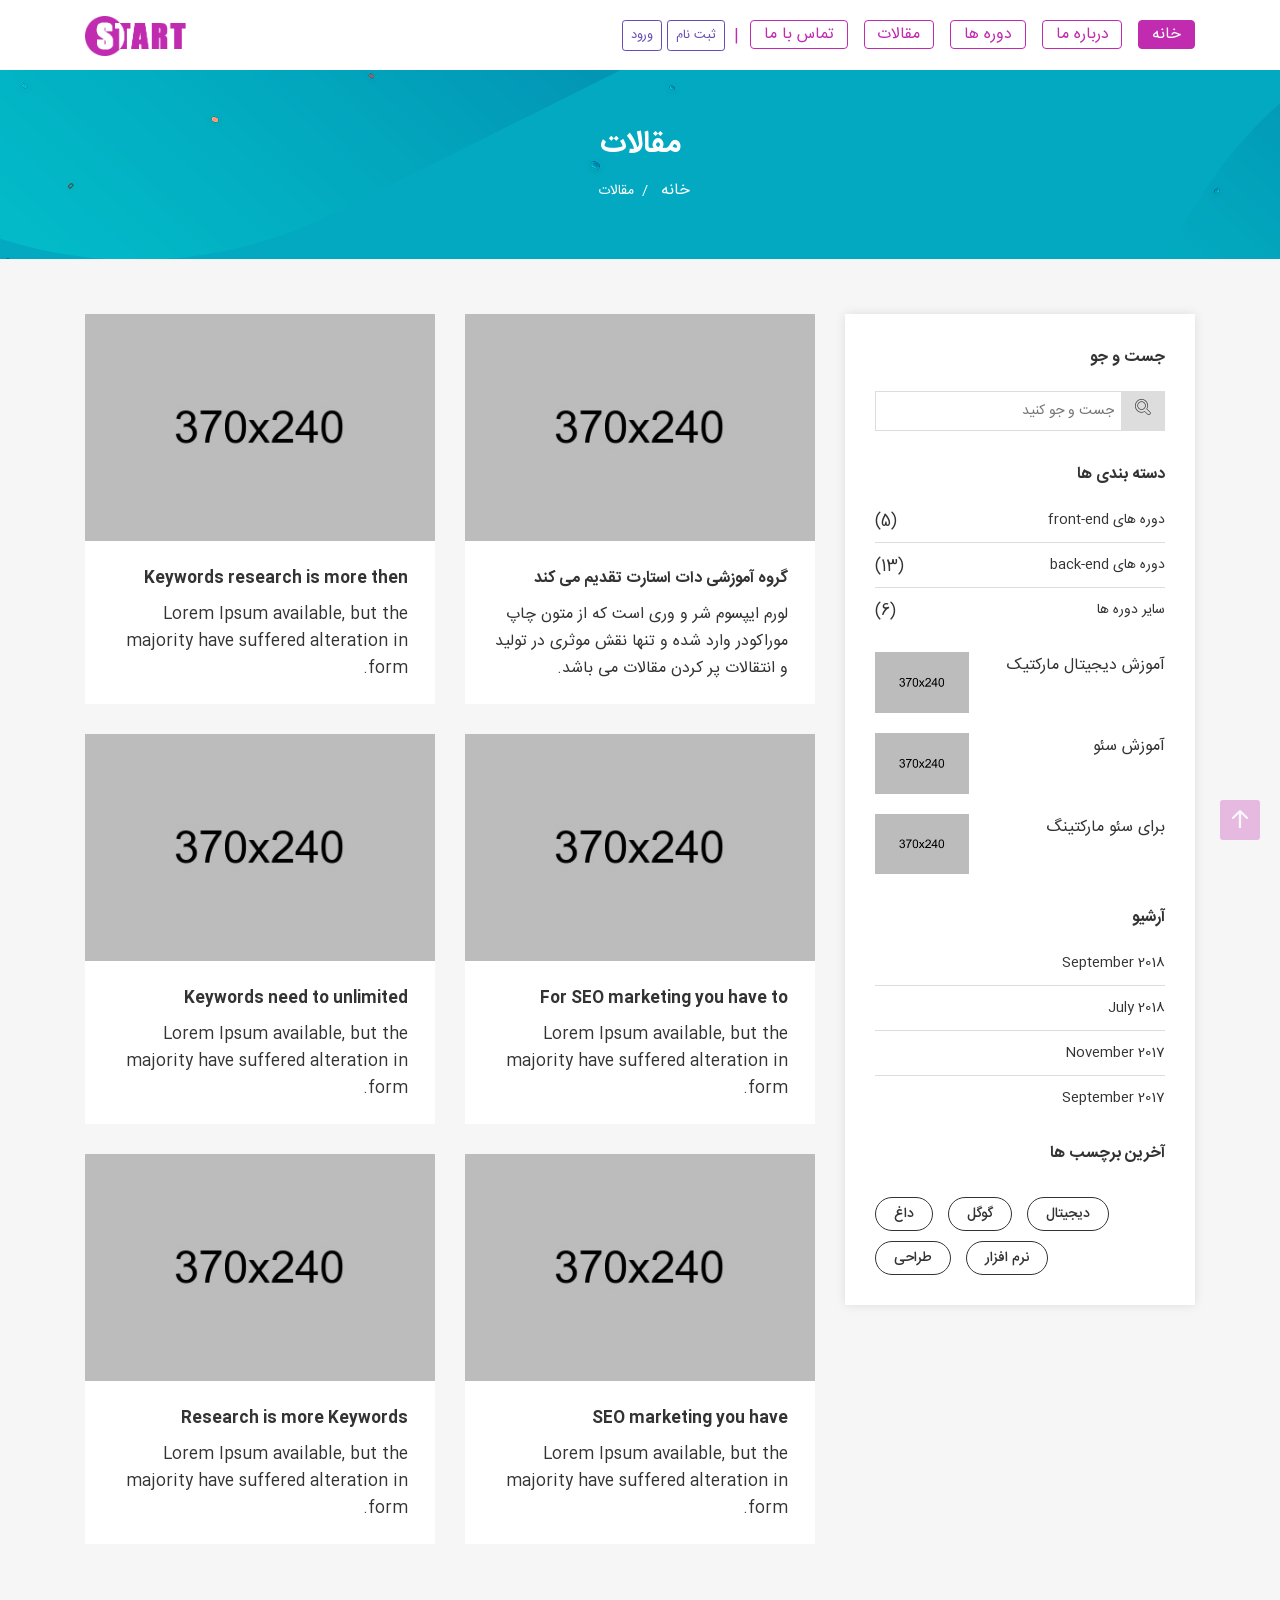
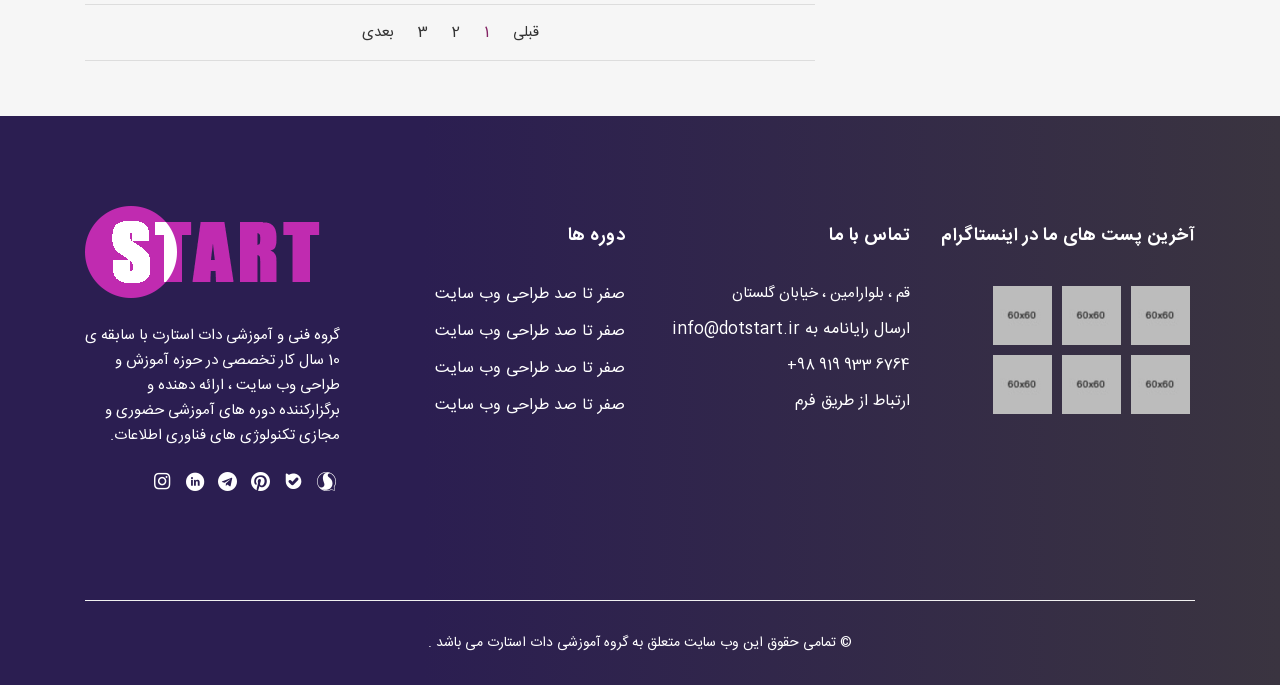
<file: category-blog.html>
<!DOCTYPE html>
<html class="no-js" lang="en">
	<head>
		<meta charset="utf-8" />
		<meta http-equiv="x-ua-compatible" content="ie=edge" />
		<title>مقالات | دات استارت - مرجع آموزش تکنولوژی</title>
		<meta name="description" content="" />
		<meta
			name="viewport"
			content="width=device-width, initial-scale=1, user-scalable=no"
		/>
		<!-- Favicon -->
		<link
			rel="shortcut icon"
			type="image/x-icon"
			href="assets/images/favicon.ico"
		/>

		<!-- CSS
      ========================= -->

		<!-- Bootstrap CSS -->
		<link rel="stylesheet" href="assets/css/ds_bootstrap.min.css" />

		<!-- Fonts CSS -->
		<link rel="stylesheet" href="assets/css/bicon.min.css" />
		<link rel="stylesheet" href="assets/css/ds-font-icon.css" />

		<!-- Plugins CSS -->
		<link rel="stylesheet" href="assets/css/plugins.css" />

		<!-- Main Style CSS -->
		<link rel="stylesheet" href="assets/css/style.css" />

		<!-- dotStart Style CSS -->
		<link rel="stylesheet" href="assets/css/dotstart.css" />

		<!-- Modernizer JS -->
		<script src="assets/js/vendor/modernizr-2.8.3.min.js"></script>
	</head>

	<body>
		<!-- Main Wrapper Start -->
		<div class="main-wrapper" id="blog">
			<!-- Header-area start -->
			<header class="header header-sticky">
				<div class="header-area inner-header pt-3">
					<div class="container">
						<div class="row">
							<div class="align-items-center col-md-10 col-lg-8 d-flex">
								<!-- main-menu-area Start -->
								<div class="main-menu">
									<nav
										class="m-0 main-navigation d-none d-md-flex "
										style="display: block;"
									>
										<ul class="">
											<li>
												<a
													class="btn btn-outline-primary active"
													href="index.html"
													>خانه</a
												>
												<ul class="px-3 py-2 sub-menu rounded">
													<li><a href="index.html">صفحه اصلی 1</a></li>
													<li><a href="index-2.html">صفحه اصلی 2</a></li>
												</ul>
											</li>
											<li>
												<a class="btn btn-outline-primary" href="about.html"
													>درباره ما</a
												>
											</li>
											<li>
												<a class="btn btn-outline-primary" href="service.html"
													>دوره ها</a
												>
												<ul class="px-3 py-2 sub-menu rounded">
													<li>
														<a href="service-2.html"
															>آموزش صفر تا صد طراحی وب سایت</a
														>
													</li>
													<li>
														<a href="service-3.html"
															>صفر تا صد کدنویسی سمت کاربر</a
														>
													</li>
													<li>
														<a href="service-3.html"
															>صفر تا صد کدنویسی سمت سرور</a
														>
													</li>
												</ul>
											</li>

											<li>
												<a class="btn btn-outline-primary" href="blog.html"
													>مقالات</a
												>
											</li>
											<li>
												<a class="btn btn-outline-primary" href="contact.html"
													>تماس با ما</a
												>
											</li>
										</ul>
									</nav>
									<div class="loginPart">
										<span class="ml-1 text-primary">|</span>
										<a href="#" class="btn btn-outline-secondary btn-sm">
											<span class="font-8">ثبت نام</span>
										</a>
										<a href="#" class="btn btn-outline-secondary btn-sm">
											<span class="font-8">ورود</span>
										</a>
										<a href="#" class="btn btn-outline-danger btn-sm d-none">
											<span class="font-8">خروج</span>
										</a>
									</div>
								</div>
								<!--// main-menu-area End -->
							</div>

							<div class="col-md-2 col-lg-4">
								<!-- logo Start -->
								<div class="d-flex justify-content-end logo m-0">
									<a href="index.html"
										><img
											src="assets/images/logo/lo.png"
											alt="logo"
											class="float-left"
									/></a>
								</div>
								<!--// logo End -->
							</div>

							<div class="col">
								<!-- mobile-menu start -->
								<div class="mobile-menu d-block d-md-none"></div>
								<!-- mobile-menu end -->
							</div>
						</div>
					</div>
				</div>
			</header>
			<!-- Header-area end -->

			<!-- breadcrumb-area start -->
			<div class="breadcrumb-area section-ptb mt--70">
				<div class="container">
					<div class="row">
						<div class="mx-auto">
							<h2 class="breadcrumb-title text-center">مقالات</h2>
							<!-- breadcrumb-list start -->
							<ul class="breadcrumb-list text-center">
								<li class="breadcrumb-item"><a href="index.html">خانه</a></li>
								<li class="breadcrumb-item active">مقالات</li>
							</ul>
							<!-- breadcrumb-list end -->
						</div>
					</div>
				</div>
			</div>
			<!-- breadcrumb-area end -->

			<div class="blog-details-area bg-grey section-ptb">
				<div class="container">
					<div class="row">
						<div class="col-lg-4 order-2 order-lg-1">
							<!-- shop-sidebar-wrap start -->
							<div class="blog-sidebar-wrap">
								<!-- shop-sidebar start -->
								<div class="blog-sidebar mb--30">
									<h4 class="title">جست و جو</h4>
									<div class="search-post">
										<form action="#" class="search-blog">
											<input type="text" placeholder="جست و جو کنید" />
											<button class=" btn-search" type="submit">
												<span class="bi bi-search"></span>
											</button>
										</form>
									</div>
								</div>
								<!-- shop-sidebar end -->

								<!-- shop-sidebar start -->
								<div class="blog-sidebar mb--30">
									<h4 class="title">دسته بندی ها</h4>
									<ul>
										<li>
											<a href="blog-details.html">
												دوره های front-end<span>(5)</span></a
											>
										</li>
										<li>
											<a href="blog-details.html">
												دوره های back-end<span>(13)</span></a
											>
										</li>
										<li>
											<a href="blog-details.html">
												سایر دوره ها<span>(6)</span></a
											>
										</li>
									</ul>
								</div>
								<!-- shop-sidebar end -->

								<!-- shop-sidebar start -->
								<div class="sidbar-blog mb--30">
									<!-- sidbar-blog-inner start -->
									<div class="sidbar-blog-inner">
										<div class="sidbar-blog-content text-left">
											<h3>
												<a href="blog-details.html">آموزش دیجیتال مارکتیک</a>
											</h3>
										</div>
										<div class="sidbar-blog-image">
											<a href="product-details.html"
												><img src="assets/images/blog/blog-03.jpg" alt=""
											/></a>
										</div>
									</div>
									<!-- sidbar-blog-inner end -->
									<!-- sidbar-blog-inner start -->
									<div class="sidbar-blog-inner">
										<div class="sidbar-blog-content text-left">
											<h3><a href="blog-details.html">آموزش سئو</a></h3>
										</div>
										<div class="sidbar-blog-image">
											<a href="blog-details.html"
												><img src="assets/images/blog/blog-02.jpg" alt=""
											/></a>
										</div>
									</div>
									<!-- sidbar-blog-inner end -->
									<!-- sidbar-blog-inner start -->
									<div class="sidbar-blog-inner">
										<div class="sidbar-blog-content text-left">
											<h3><a href="blog-details.html">برای سئو مارکتینگ</a></h3>
										</div>
										<div class="sidbar-blog-image">
											<a href="blog-details.html"
												><img src="assets/images/blog/blog-01.jpg" alt=""
											/></a>
										</div>
									</div>
									<!-- sidbar-blog-inner end -->
								</div>
								<!-- shop-sidebar end -->

								<!-- shop-sidebar start -->
								<div class="blog-sidebar mb--30">
									<h4 class="title">آرشیو</h4>
									<ul>
										<li><a href="blog-details.html">September 2018</a></li>
										<li><a href="blog-details.html">July 2018</a></li>
										<li><a href="blog-details.html">November 2017</a></li>
										<li><a href="blog-details.html">September 2017</a></li>
									</ul>
								</div>
								<!-- shop-sidebar end -->

								<!-- shop-sidebar start -->
								<div class="blog-sidebar">
									<h4 class="title">آخرین برچسب ها</h4>
									<div class="sidebar-tag">
										<a href="#">دیجیتال</a>
										<a href="#">گوگل</a>
										<a href="#">داغ</a>
										<a href="#">نرم افزار</a>
										<a href="#">طراحی</a>
									</div>
								</div>
								<!-- shop-sidebar end -->
							</div>
							<!-- shop-sidebar-wrap end -->
						</div>
						<div class="col-lg-8 order-1 order-lg-2">
							<div class="row">
								<div class="col-lg-6 col-md-6">
									<!-- single-latest-blog Start -->
									<div class="single-latest-blog mb--30">
										<div class="latest-blog-image">
											<a href="blog-details-left-sidebar.html"
												><img src="assets/images/blog/blog-01.jpg" alt=""
											/></a>
										</div>
										<div class="latest-blog-cont">
											<h3>
												<a href="blog-details-left-sidebar.html"
													>گروه آموزشی دات استارت تقدیم می کند</a
												>
											</h3>
											<p>
												لورم ایپسوم شر و وری است که از متون چاپ موراکودر وارد
												شده و تنها نقش موثری در تولید و انتقالات پر کردن مقالات
												می باشد.
											</p>
										</div>
									</div>
									<!--// single-latest-blog End -->
								</div>
								<div class="col-lg-6 col-md-6">
									<!-- single-latest-blog Start -->
									<div class="single-latest-blog mb--30">
										<div class="latest-blog-image">
											<a href="blog-details-left-sidebar.html"
												><img src="assets/images/blog/blog-04.jpg" alt=""
											/></a>
										</div>
										<div class="latest-blog-cont">
											<h3>
												<a href="blog-details-left-sidebar.html"
													>Keywords research is more then</a
												>
											</h3>
											<p>
												Lorem Ipsum available, but the majority have suffered
												alteration in form.
											</p>
										</div>
									</div>
									<!--// single-latest-blog End -->
								</div>
								<div class="col-lg-6 col-md-6">
									<!-- single-latest-blog Start -->
									<div class="single-latest-blog mb--30">
										<div class="latest-blog-image">
											<a href="blog-details-left-sidebar.html"
												><img src="assets/images/blog/blog-06.jpg" alt=""
											/></a>
										</div>
										<div class="latest-blog-cont">
											<h3>
												<a href="blog-details-left-sidebar.html"
													>For SEO marketing you have to</a
												>
											</h3>
											<p>
												Lorem Ipsum available, but the majority have suffered
												alteration in form.
											</p>
										</div>
									</div>
									<!--// single-latest-blog End -->
								</div>
								<div class="col-lg-6 col-md-6">
									<!-- single-latest-blog Start -->
									<div class="single-latest-blog mb--30 ">
										<div class="latest-blog-image">
											<a href="blog-details-left-sidebar.html"
												><img src="assets/images/blog/blog-02.jpg" alt=""
											/></a>
										</div>
										<div class="latest-blog-cont">
											<h3>
												<a href="blog-details-left-sidebar.html"
													>Keywords need to unlimited</a
												>
											</h3>
											<p>
												Lorem Ipsum available, but the majority have suffered
												alteration in form.
											</p>
										</div>
									</div>
									<!--// single-latest-blog End -->
								</div>
								<div class="col-lg-6 col-md-6">
									<!-- single-latest-blog Start -->
									<div class="single-latest-blog mb--30">
										<div class="latest-blog-image">
											<a href="blog-details-left-sidebar.html"
												><img src="assets/images/blog/blog-03.jpg" alt=""
											/></a>
										</div>
										<div class="latest-blog-cont">
											<h3>
												<a href="blog-details-left-sidebar.html"
													>SEO marketing you have
												</a>
											</h3>
											<p>
												Lorem Ipsum available, but the majority have suffered
												alteration in form.
											</p>
										</div>
									</div>
									<!--// single-latest-blog End -->
								</div>
								<div class="col-lg-6 col-md-6">
									<!-- single-latest-blog Start -->
									<div class="single-latest-blog mb--30 ">
										<div class="latest-blog-image">
											<a href="blog-details-left-sidebar.html"
												><img src="assets/images/blog/blog-05.jpg" alt=""
											/></a>
										</div>
										<div class="latest-blog-cont">
											<h3>
												<a href="blog-details-left-sidebar.html"
													>Research is more Keywords</a
												>
											</h3>
											<p>
												Lorem Ipsum available, but the majority have suffered
												alteration in form.
											</p>
										</div>
									</div>
									<!--// single-latest-blog End -->
								</div>
							</div>
							<!-- paginatoin-area Start -->
							<div class="paginatoin-area">
								<div class="row">
									<div class="col-lg-12">
										<ul class="pagination-box">
											<li><a class="Previous" href="#">قبلی</a></li>
											<li class="active"><a href="#">1</a></li>
											<li><a href="#">2</a></li>
											<li><a href="#">3</a></li>
											<li>
												<a class="Next" href="#">بعدی</a>
											</li>
										</ul>
									</div>
								</div>
							</div>
							<!--// paginatoin-area End -->
						</div>
					</div>
				</div>
			</div>

			<!-- Footer Area Start -->
			<footer class="footer-area footer-bg">
				<!-- Footer-top Start -->
				<div class="footer-top pt--50 pb--100">
					<div class="container">
						<div class="row">
							<div class="col-md-3">
								<!-- Footer-info Start -->
								<div class="footer-info  mt--60">
									<div class="footer-title">
										<h3>آخرین پست های ما در اینستاگرام</h3>
									</div>
									<ul class="d-flex flex-wrap footer-list-instagram m-0 w-100">
										<li>
											<a href="#"
												><img src="assets/images/instagram/ins-1.jpg" alt=""
											/></a>
										</li>
										<li>
											<a href="#"
												><img src="assets/images/instagram/ins-2.jpg" alt=""
											/></a>
										</li>
										<li>
											<a href="#"
												><img src="assets/images/instagram/ins-3.jpg" alt=""
											/></a>
										</li>
										<li>
											<a href="#"
												><img src="assets/images/instagram/ins-4.jpg" alt=""
											/></a>
										</li>
										<li>
											<a href="#"
												><img src="assets/images/instagram/ins-5.jpg" alt=""
											/></a>
										</li>
										<li>
											<a href="#"
												><img src="assets/images/instagram/ins-6.jpg" alt=""
											/></a>
										</li>
									</ul>
								</div>
								<!--// Footer-info End -->
							</div>
							<div class="col-md-3">
								<!-- Footer-info Start -->
								<div class="footer-info  mt--60">
									<div class="footer-title">
										<h3>تماس با ما</h3>
									</div>
									<ul class="footer-list">
										<li>قم ، بلوارامین ، خیابان گلستان</li>
										<li>
											<a
												href="mailto:info@dotstart.ir?subject = from-dotStart-member"
											>
												ارسال رایانامه به info@dotstart.ir</a
											>
										</li>
										<li>+98 919 933 6764</li>
										<li><a href="#">ارتباط از طریق فرم</a></li>
									</ul>
								</div>
								<!--// Footer-info End -->
							</div>
							<div class="col-md-3">
								<!-- Footer-info Start -->
								<div class="footer-info  mt--60">
									<div class="footer-title">
										<h3>دوره ها</h3>
									</div>
									<ul class="footer-list">
										<li><a href="#">صفر تا صد طراحی وب سایت</a></li>
										<li><a href="#">صفر تا صد طراحی وب سایت</a></li>
										<li><a href="#">صفر تا صد طراحی وب سایت</a></li>
										<li><a href="#">صفر تا صد طراحی وب سایت</a></li>
									</ul>
								</div>
								<!--// Footer-info End -->
							</div>
							<div class="col-md-3">
								<!-- Footer-info Start -->
								<div class="footer-info mt--40">
									<div class="footer-logo">
										<a href="#"
											><img src="assets/images/logo/lo.png" alt=""
										/></a>
									</div>
									<p>
										گروه فنی و آموزشی دات استارت با سابقه ی 10 سال کار تخصصی در
										حوزه آموزش و طراحی وب سایت ، ارائه دهنده و برگزارکننده دوره
										های آموزشی حضوری و مجازی تکنولوژی های فناوری اطلاعات.
									</p>

									<ul class="d-flex justify-content-between social w-75">
										<li>
											<a href="#"><i class="demo-icon icon-instagram"></i></a>
										</li>
										<li>
											<a href="#"
												><i class="demo-icon icon-linkedin-circled"></i
											></a>
										</li>
										<li>
											<a href="#"><i class="demo-icon icon-telegram"></i></a>
										</li>
										<li>
											<a href="#"><i class="demo-icon icon-pinterest-1"></i></a>
										</li>
										<li>
											<a href="#"><i class="demo-icon icon-bale"></i></a>
										</li>
										<li>
											<a href="#"><i class="demo-icon icon-soroush3"></i></a>
										</li>
									</ul>
								</div>
								<!--// Footer-info End -->
							</div>
						</div>
					</div>
				</div>
				<!--// Footer-top End -->

				<!-- footer-bottom Start -->
				<div class="footer-bottom">
					<div class="container">
						<div class="row">
							<div class="col-md-12">
								<div class="footer-bottom-inner text-center">
									<p class="text-center">
										&copy; تمامی حقوق این وب سایت متعلق به گروه آموزشی دات
										استارت می باشد .
									</p>
								</div>
							</div>
						</div>
					</div>
				</div>
				<!--// footer-bottom End -->
			</footer>
			<!-- Footer Area End -->
		</div>
		<!-- Main Wrapper End -->

		<!-- JS
============================================ -->

		<!-- jQuery JS -->
		<script src="assets/js/vendor/jquery-1.12.4.min.js"></script>
		<!-- Popper JS -->
		<script src="assets/js/popper.min.js"></script>
		<!-- Bootstrap JS -->
		<script src="assets/js/bootstrap.min.js"></script>
		<!-- Plugins JS -->
		<script src="assets/js/plugins.js"></script>
		<!-- Ajax Mail -->
		<script src="assets/js/ajax-mail.js"></script>
		<!-- Main JS -->
		<script src="assets/js/main.js"></script
		><a
			id="scrollUp"
			href="#top"
			style="position: fixed; z-index: 2147483647; display: block;"
			><img src="assets/images/icon/up.png" alt="caret"
		/></a>
	</body>
</html>
</file>
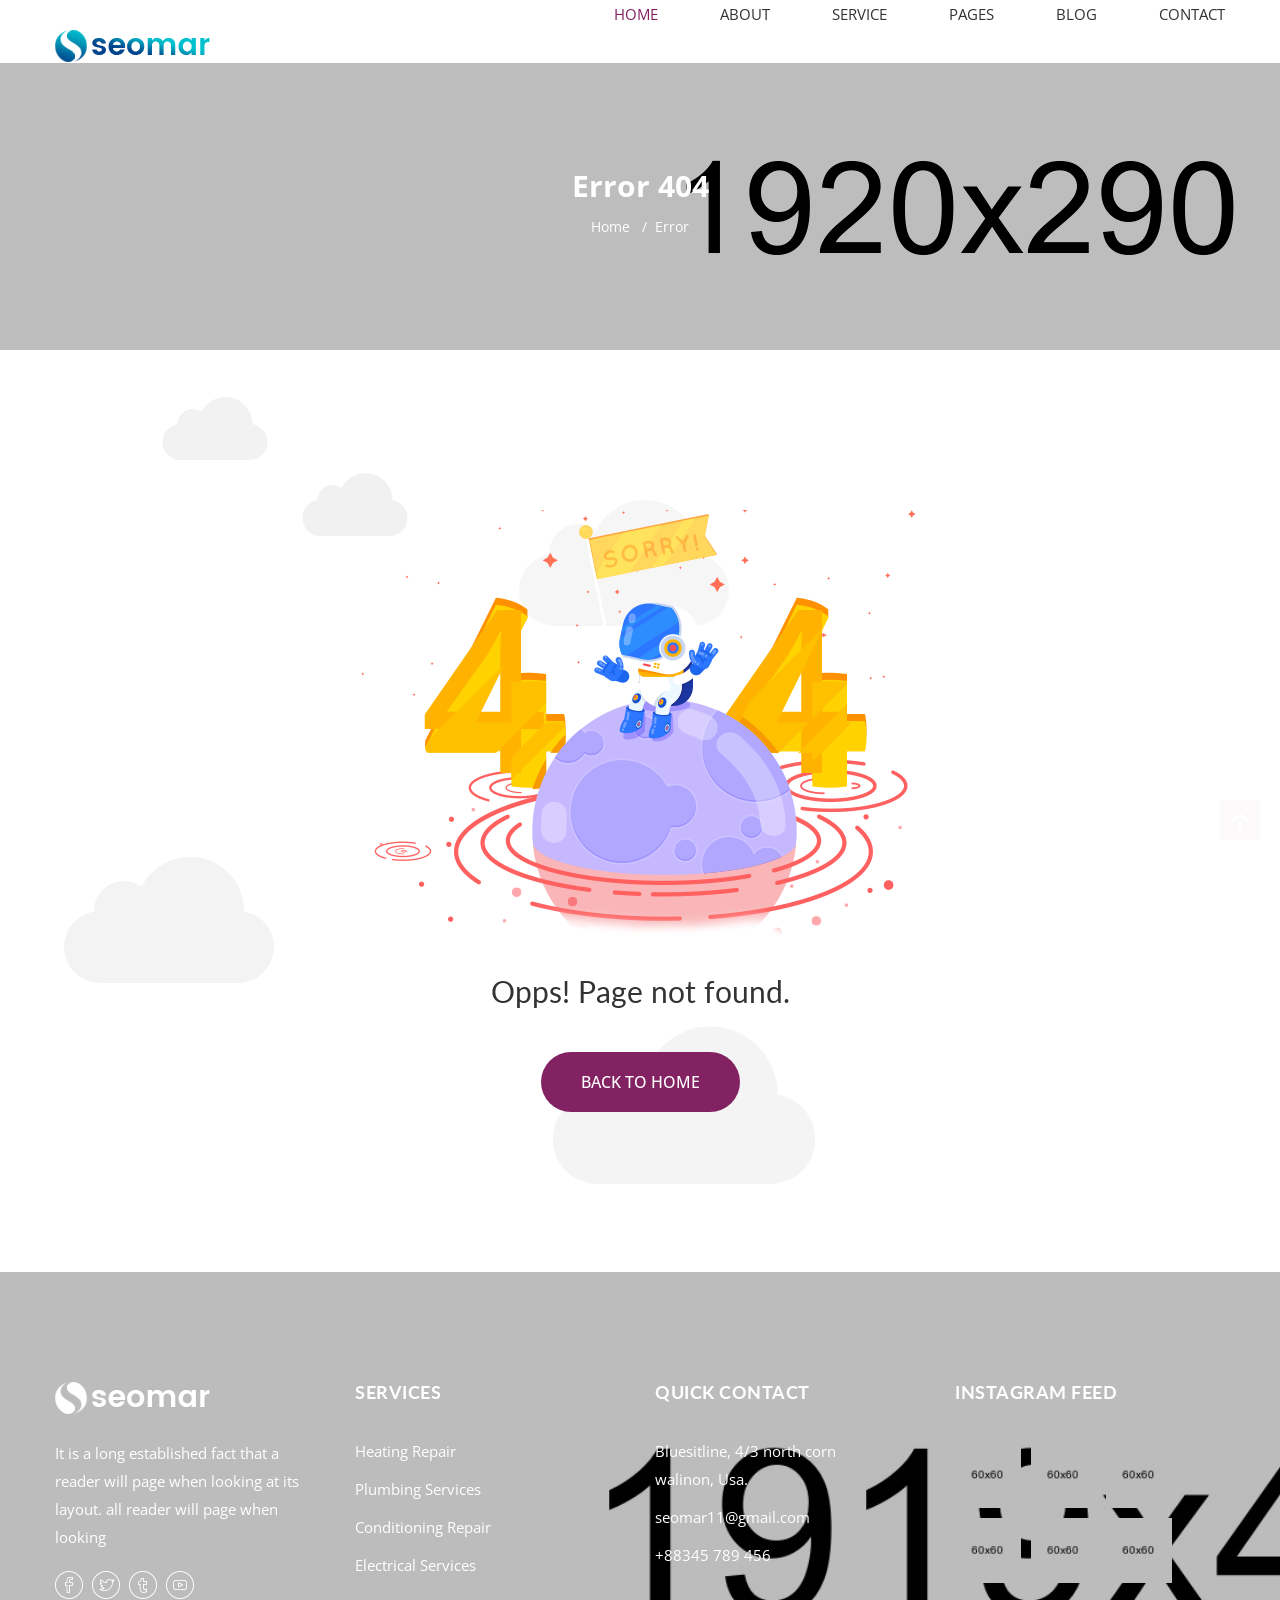
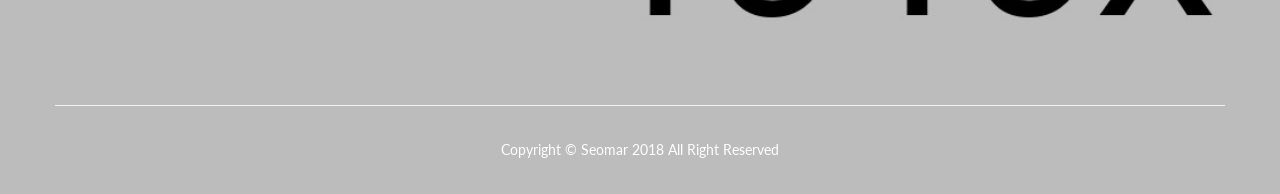
<file: errer-404.html>
<!doctype html>
<html class="no-js" lang="en">

<head>
    <meta charset="utf-8">
    <meta http-equiv="x-ua-compatible" content="ie=edge">
    <title>error 404 || Seomar - SEO & Digital Marketing Bootstrap 4 Template</title>
    <meta name="description" content="">
    <meta name="viewport" content="width=device-width, initial-scale=1">
    <!-- Favicon -->
    <link rel="shortcut icon" type="image/x-icon" href="assets/images/favicon.ico">
    
    <!-- CSS 
    ========================= -->
   
    <!-- Bootstrap CSS -->
    <link rel="stylesheet" href="assets/css/bootstrap.min.css">
    
    <!-- Fonts CSS -->
    <link rel="stylesheet" href="assets/css/bicon.min.css">
    
    <!-- Plugins CSS -->
    <link rel="stylesheet" href="assets/css/plugins.css">
    
    <!-- Main Style CSS -->
    <link rel="stylesheet" href="assets/css/style.css">
    
    <!-- Modernizer JS -->
    <script src="assets/js/vendor/modernizr-2.8.3.min.js"></script>
</head>

<body>

<!-- Main Wrapper Start -->
<div class="main-wrapper">
   
    <!-- Header-area start -->
    <header class="header header-sticky">
        <div class="header-area">
            <div class="container">
                <div class="row">
                    <div class="col-lg-4">
                        <!-- logo Start -->
                        <div class="logo">
                            <a href="index.html"><img src="assets/images/logo/logo.png" alt=""></a>
                        </div><!--// logo End -->
                    </div>
                    <div class="col-lg-8">
                        <!-- main-menu-area Start -->
                        <div class="main-menu">
                            <nav class="main-navigation">
                                <ul>
                                    <li class="active"><a href="index.html">HOME</a>
                                        <ul class="sub-menu">
                                            <li><a href="index.html">Home Page 1</a></li>
                                            <li><a href="index-2.html">Home Page 2</a></li>
                                        </ul>
                                    </li>
                                    <li><a href="about.html">ABOUT</a></li>
                                    <li><a href="service.html">SERVICE</a>
                                        <ul class="sub-menu">
                                            <li><a href="service-2.html">Service 2</a></li>
                                            <li><a href="service-3.html">Service 3</a></li>
                                        </ul>
                                    </li>
                                    <li><a href="index.html">PAGES</a>
                                        <ul class="sub-menu">
                                            <li><a href="errer-404.html">Error 404</a></li>
                                            <li><a href="case-studie.html">Case Study</a></li>
                                            <li><a href="project-details.html">Project Details</a></li>
                                        </ul>
                                    </li>
                                    <li><a href="blog.html">BLOG</a>
                                        <ul class="sub-menu">
                                            <li><a href="blog-sidebar-left.html">Blog Left Sidebar</a></li>
                                            <li><a href="blog-sidebar-right.html">Blog Right Sidebar</a></li>
                                            <li><a href="blog-details-right-sidebar.html">Blog Details Right Sidebar</a></li>
                                            <li><a href="blog-details-left-sidebar.html">Blog Details Left Sidebar</a></li>
                                        </ul>
                                    </li>
                                    <li><a href="contact.html">CONTACT</a></li>
                                </ul>
                            </nav>
                        </div><!--// main-menu-area End -->
                    </div>
                    <div class="col">
                        <!-- mobile-menu start -->
                        <div class="mobile-menu d-block d-lg-none"></div>
                        <!-- mobile-menu end -->
                    </div>
                </div>
            </div>
        </div>
    </header>
    <!-- Header-area end -->
    
    <!-- breadcrumb-area start -->
    <div class="breadcrumb-area section-ptb">
        <div class="container">
            <div class="row">
                <div class="col">
                    <h2 class="breadcrumb-title">Error 404</h2>
                    <!-- breadcrumb-list start -->
                    <ul class="breadcrumb-list">
                        <li class="breadcrumb-item"><a href="index.html">Home</a></li>
                        <li class="breadcrumb-item active">error</li>
                    </ul>
                    <!-- breadcrumb-list end -->
                </div>
            </div>
        </div>
    </div>
    <!-- breadcrumb-area end -->
    
    
    <!-- Start 404 Area -->
    <div class="section-not-found">
        <div class="not-found-page-wrapper bg_image-errer text-center section-ptb">
            <div class="container">
                <div class="row">
                    <div class="col-lg-12">
                        <div class="ht-not-found not-found-default mb--50 mt--50">
                            <div class="content">
                                <img src="assets/images/other/404.png" alt="404 image">
                                <h2>Opps! Page not found.</h2>
                                <a class="page-back-btn" href="#"><span>BACK TO HOME</span></a>
                            </div>
                            <div id="clouds">
                                <div class="cloud cloud-1"></div>
                                <div class="cloud cloud-2"></div>
                                <div class="cloud cloud-3"></div>
                                <div class="cloud cloud-4"></div>
                                <div class="cloud cloud-5"></div>
                                <div class="cloud cloud-6"></div>
                            </div>
                        </div>
                    </div>
                </div>
            </div>
        </div>
    </div>
    <!-- End 404 Area -->
    
    
    <!-- Footer Area Start -->
    <footer class="footer-area footer-bg">
        <!-- Footer-top Start -->
        <div class="footer-top pt--50 pb--100">
            <div class="container">
                <div class="row">
                    <div class="col-lg-3 col-md-6">
                        <!-- Footer-info Start -->
                        <div class="footer-info mt--60">
                            <div class="footer-logo">
                                <a href="#"><img src="assets/images/logo/logo-2.png" alt=""></a>
                            </div>
                            <p>It is a long established fact that a reader will page when looking at its layout.  all reader will page when looking </p>
                            <ul class="social">
                                <li><a href="#"><i class="bi bi-facebook"></i></a></li>
                                <li><a href="#"><i class="bi bi-twitter-bird"></i></a></li>
                                <li><a href="#"><i class="bi bi-twitter"></i></a></li>
                                <li><a href="#"><i class="bi bi-youtube"></i></a></li>
                            </ul>
                        </div><!--// Footer-info End -->
                    </div>
                    <div class="col-lg-3 col-md-6">
                        <!-- Footer-info Start -->
                        <div class="footer-info  mt--60">
                            <div class="footer-title">
                                <h3>SERVICES</h3>
                            </div>
                            <ul class="footer-list">
                                <li><a href="#">Heating Repair</a></li>
                                <li><a href="#">Plumbing Services</a></li>
                                <li><a href="#">Conditioning Repair</a></li>
                                <li><a href="#">Electrical Services</a></li>
                            </ul>
                        </div><!--// Footer-info End -->
                    </div>
                    <div class="col-lg-3  col-md-6">
                        <!-- Footer-info Start -->
                        <div class="footer-info  mt--60">
                            <div class="footer-title">
                                <h3>QUICK CONTACT</h3>
                            </div>
                            <ul class="footer-list">
                                <li>Bluesitline, 4/3 north corn <br> walinon, Usa.</li>
                                <li><a href="#">seomar11@gmail.com</a></li>
                                <li><a href="#">+88345 789 456</a></li>
                            </ul>
                        </div><!--// Footer-info End -->
                    </div>
                    <div class="col-lg-3  col-md-6">
                        <!-- Footer-info Start -->
                        <div class="footer-info  mt--60">
                            <div class="footer-title">
                                <h3>INSTAGRAM FEED</h3>
                            </div>
                            <ul class="footer-list-instagram">
                                <li><a href="#"><img src="assets/images/instagram/ins-1.jpg" alt=""></a></li>
                                <li><a href="#"><img src="assets/images/instagram/ins-2.jpg" alt=""></a></li>
                                <li><a href="#"><img src="assets/images/instagram/ins-3.jpg" alt=""></a></li>
                                <li><a href="#"><img src="assets/images/instagram/ins-4.jpg" alt=""></a></li>
                                <li><a href="#"><img src="assets/images/instagram/ins-5.jpg" alt=""></a></li>
                                <li><a href="#"><img src="assets/images/instagram/ins-6.jpg" alt=""></a></li>
                            </ul>
                        </div><!--// Footer-info End -->
                    </div>
                </div>
            </div>
        </div><!--// Footer-top End -->
        
        <!-- footer-bottom Start -->
        <div class="footer-bottom">
            <div class="container">
                <div class="row">
                    <div class="col-lg-12">
                        <div class="footer-bottom-inner text-center">
                            <p>Copyright &copy; Seomar 2018 All Right Reserved</p>
                        </div>
                    </div>
                </div>
            </div>
        </div><!--// footer-bottom End -->
    </footer>
    <!-- Footer Area End -->
    
    
    
</div>
<!-- Main Wrapper End -->

<!-- JS
============================================ -->

<!-- jQuery JS -->
<script src="assets/js/vendor/jquery-1.12.4.min.js"></script>
<!-- Popper JS -->
<script src="assets/js/popper.min.js"></script>
<!-- Bootstrap JS -->
<script src="assets/js/bootstrap.min.js"></script>
<!-- Plugins JS -->
<script src="assets/js/plugins.js"></script>
<!-- Ajax Mail -->
<script src="assets/js/ajax-mail.js"></script>
<!-- Main JS -->
<script src="assets/js/main.js"></script>


</body>

</html>
</file>
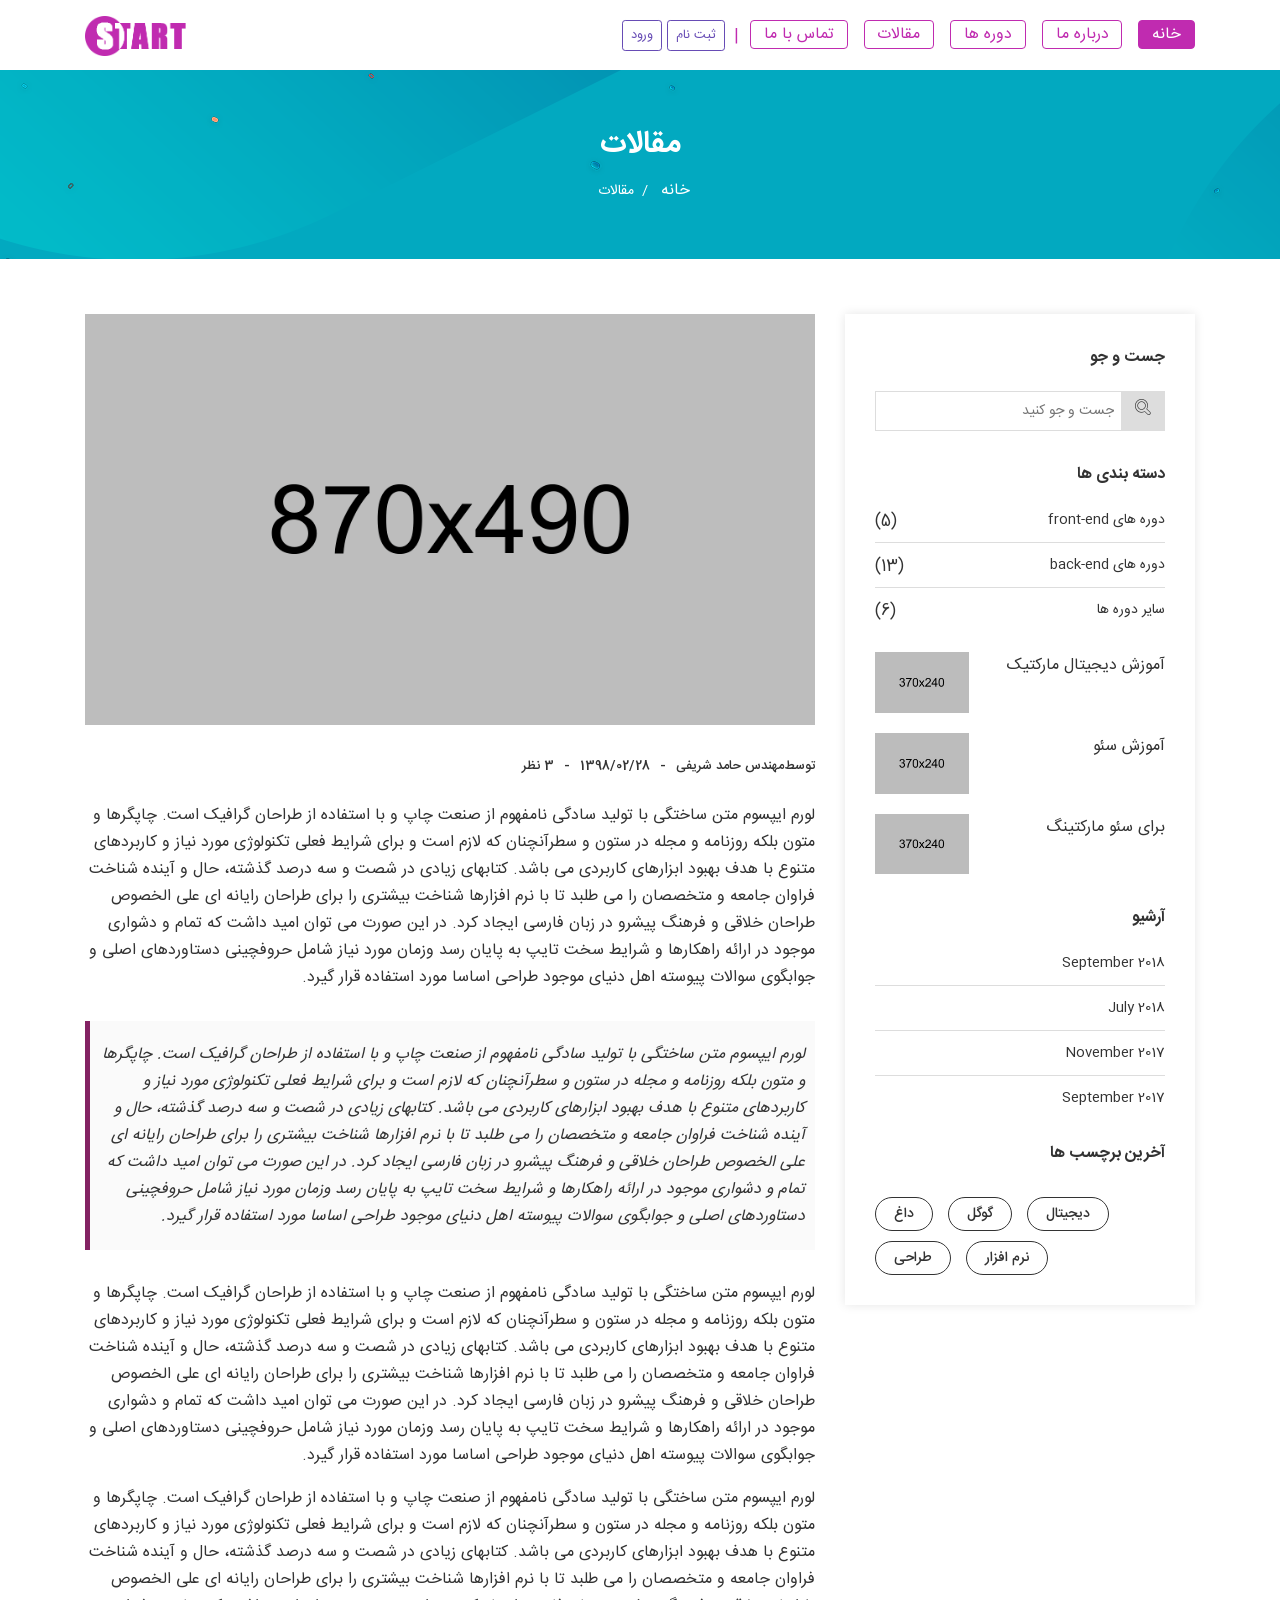
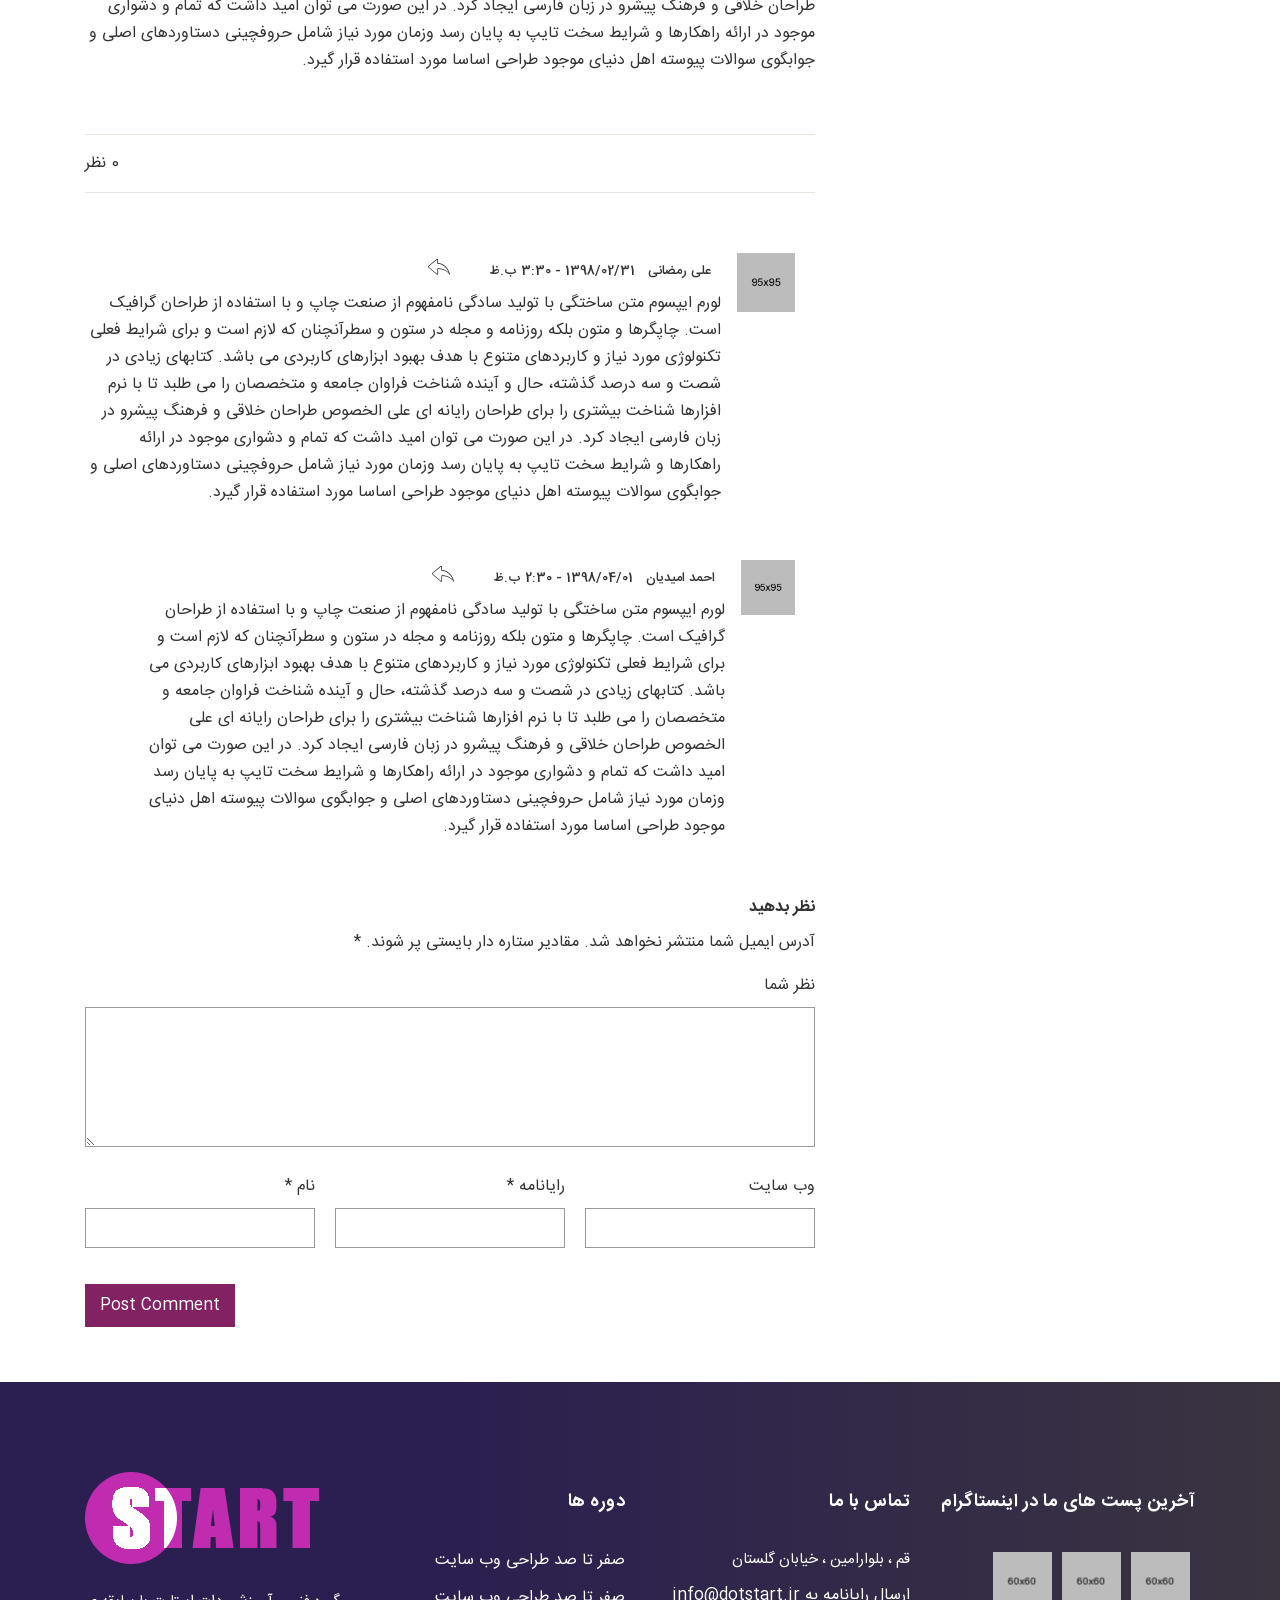
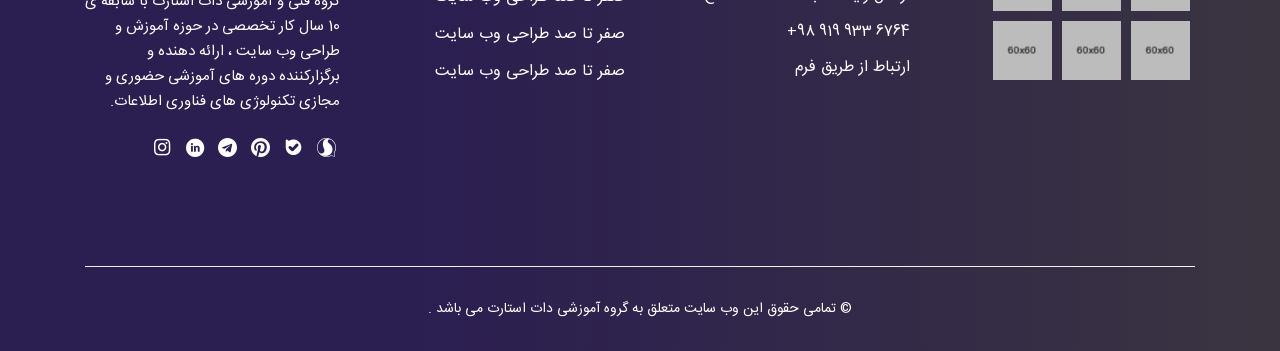
<file: single-blog.html>
<!DOCTYPE html>
<html class="no-js" lang="en">
	<head>
		<meta charset="utf-8" />
		<meta http-equiv="x-ua-compatible" content="ie=edge" />
		<title>تک مقاله | دات استارت - مرجع آموزش تکنولوژی</title>
		<meta name="description" content="" />
		<meta
			name="viewport"
			content="width=device-width, initial-scale=1, user-scalable=no"
		/>
		<!-- Favicon -->
		<link
			rel="shortcut icon"
			type="image/x-icon"
			href="assets/images/favicon.ico"
		/>

		<!-- CSS
      ========================= -->

		<!-- Bootstrap CSS -->
		<link rel="stylesheet" href="assets/css/ds_bootstrap.min.css" />

		<!-- Fonts CSS -->
		<link rel="stylesheet" href="assets/css/bicon.min.css" />
		<link rel="stylesheet" href="assets/css/ds-font-icon.css" />

		<!-- Plugins CSS -->
		<link rel="stylesheet" href="assets/css/plugins.css" />

		<!-- Main Style CSS -->
		<link rel="stylesheet" href="assets/css/style.css" />

		<!-- dotStart Style CSS -->
		<link rel="stylesheet" href="assets/css/dotstart.css" />

		<!-- Modernizer JS -->
		<script src="assets/js/vendor/modernizr-2.8.3.min.js"></script>
	</head>

	<body>
		<!-- Main Wrapper Start -->
		<div class="main-wrapper" id="singleBlog">
			<!-- Header-area start -->
			<header class="header header-sticky">
				<div class="header-area inner-header pt-3">
					<div class="container">
						<div class="row">
							<div class="align-items-center col-md-10 col-lg-8 d-flex">
								<!-- main-menu-area Start -->
								<div class="main-menu">
									<nav
										class="m-0 main-navigation d-none d-md-flex "
										style="display: block;"
									>
										<ul class="">
											<li>
												<a
													class="btn btn-outline-primary active"
													href="index.html"
													>خانه</a
												>
												<ul class="px-3 py-2 sub-menu rounded">
													<li><a href="index.html">صفحه اصلی 1</a></li>
													<li><a href="index-2.html">صفحه اصلی 2</a></li>
												</ul>
											</li>
											<li>
												<a class="btn btn-outline-primary" href="about.html"
													>درباره ما</a
												>
											</li>
											<li>
												<a class="btn btn-outline-primary" href="service.html"
													>دوره ها</a
												>
												<ul class="px-3 py-2 sub-menu rounded">
													<li>
														<a href="service-2.html"
															>آموزش صفر تا صد طراحی وب سایت</a
														>
													</li>
													<li>
														<a href="service-3.html"
															>صفر تا صد کدنویسی سمت کاربر</a
														>
													</li>
													<li>
														<a href="service-3.html"
															>صفر تا صد کدنویسی سمت سرور</a
														>
													</li>
												</ul>
											</li>

											<li>
												<a class="btn btn-outline-primary" href="blog.html"
													>مقالات</a
												>
											</li>
											<li>
												<a class="btn btn-outline-primary" href="contact.html"
													>تماس با ما</a
												>
											</li>
										</ul>
									</nav>
									<div class="loginPart">
										<span class="ml-1 text-primary">|</span>
										<a href="#" class="btn btn-outline-secondary btn-sm">
											<span class="font-8">ثبت نام</span>
										</a>
										<a href="#" class="btn btn-outline-secondary btn-sm">
											<span class="font-8">ورود</span>
										</a>
										<a href="#" class="btn btn-outline-danger btn-sm d-none">
											<span class="font-8">خروج</span>
										</a>
									</div>
								</div>
								<!--// main-menu-area End -->
							</div>

							<div class="col-md-2 col-lg-4">
								<!-- logo Start -->
								<div class="d-flex justify-content-end logo m-0">
									<a href="index.html"
										><img
											src="assets/images/logo/lo.png"
											alt="logo"
											class="float-left"
									/></a>
								</div>
								<!--// logo End -->
							</div>

							<div class="col">
								<!-- mobile-menu start -->
								<div class="mobile-menu d-block d-md-none"></div>
								<!-- mobile-menu end -->
							</div>
						</div>
					</div>
				</div>
			</header>
			<!-- Header-area end -->

			<!-- breadcrumb-area start -->
			<div class="breadcrumb-area section-ptb mt--70">
				<div class="container">
					<div class="row">
						<div class="mx-auto">
							<h2 class="breadcrumb-title text-center">مقالات</h2>
							<!-- breadcrumb-list start -->
							<ul class="breadcrumb-list text-center">
								<li class="breadcrumb-item"><a href="index.html">خانه</a></li>
								<li class="breadcrumb-item active">مقالات</li>
							</ul>
							<!-- breadcrumb-list end -->
						</div>
					</div>
				</div>
			</div>
			<!-- breadcrumb-area end -->

			<div class="blog-details-area section-ptb">
				<div class="container">
					<div class="row">
						<div class="col-lg-4 order-2 order-lg-1">
							<!-- shop-sidebar-wrap start -->
							<div class="blog-sidebar-wrap">
								<!-- shop-sidebar start -->
								<div class="blog-sidebar mb--30">
									<h4 class="title">جست و جو</h4>
									<div class="search-post">
										<form action="#" class="search-blog">
											<input type="text" placeholder="جست و جو کنید" />
											<button class=" btn-search" type="submit">
												<span class="bi bi-search"></span>
											</button>
										</form>
									</div>
								</div>
								<!-- shop-sidebar end -->

								<!-- shop-sidebar start -->
								<div class="blog-sidebar mb--30">
									<h4 class="title">دسته بندی ها</h4>
									<ul>
										<li>
											<a href="blog-details.html">
												دوره های front-end<span>(5)</span></a
											>
										</li>
										<li>
											<a href="blog-details.html">
												دوره های back-end<span>(13)</span></a
											>
										</li>
										<li>
											<a href="blog-details.html">
												سایر دوره ها<span>(6)</span></a
											>
										</li>
									</ul>
								</div>
								<!-- shop-sidebar end -->

								<!-- shop-sidebar start -->
								<div class="sidbar-blog mb--30">
									<!-- sidbar-blog-inner start -->
									<div class="sidbar-blog-inner">
										<div class="sidbar-blog-content text-left">
											<h3>
												<a href="blog-details.html">آموزش دیجیتال مارکتیک</a>
											</h3>
										</div>
										<div class="sidbar-blog-image">
											<a href="product-details.html"
												><img src="assets/images/blog/blog-03.jpg" alt=""
											/></a>
										</div>
									</div>
									<!-- sidbar-blog-inner end -->
									<!-- sidbar-blog-inner start -->
									<div class="sidbar-blog-inner">
										<div class="sidbar-blog-content text-left">
											<h3><a href="blog-details.html">آموزش سئو</a></h3>
										</div>
										<div class="sidbar-blog-image">
											<a href="blog-details.html"
												><img src="assets/images/blog/blog-02.jpg" alt=""
											/></a>
										</div>
									</div>
									<!-- sidbar-blog-inner end -->
									<!-- sidbar-blog-inner start -->
									<div class="sidbar-blog-inner">
										<div class="sidbar-blog-content text-left">
											<h3><a href="blog-details.html">برای سئو مارکتینگ</a></h3>
										</div>
										<div class="sidbar-blog-image">
											<a href="blog-details.html"
												><img src="assets/images/blog/blog-01.jpg" alt=""
											/></a>
										</div>
									</div>
									<!-- sidbar-blog-inner end -->
								</div>
								<!-- shop-sidebar end -->

								<!-- shop-sidebar start -->
								<div class="blog-sidebar mb--30">
									<h4 class="title">آرشیو</h4>
									<ul>
										<li><a href="blog-details.html">September 2018</a></li>
										<li><a href="blog-details.html">July 2018</a></li>
										<li><a href="blog-details.html">November 2017</a></li>
										<li><a href="blog-details.html">September 2017</a></li>
									</ul>
								</div>
								<!-- shop-sidebar end -->

								<!-- shop-sidebar start -->
								<div class="blog-sidebar">
									<h4 class="title">آخرین برچسب ها</h4>
									<div class="sidebar-tag">
										<a href="#">دیجیتال</a>
										<a href="#">گوگل</a>
										<a href="#">داغ</a>
										<a href="#">نرم افزار</a>
										<a href="#">طراحی</a>
									</div>
								</div>
								<!-- shop-sidebar end -->
							</div>
							<!-- shop-sidebar-wrap end -->
						</div>
						<div class="col-lg-8 order-1 order-lg-2">
							<!-- blog-details-wrapper start -->
							<div class="blog-details-wrapper">
								<div class="blog-details-image">
									<img src="assets/images/blog/blog-details.png" alt="" />
								</div>
								<div class="blog-inner">
									<ul class="meta">
										<li><span>توسط </span> <a href="#">مهندس حامد شریفی</a></li>
										<li>1398/02/28</li>
										<li><a href="#">3 نظر</a></li>
									</ul>
								</div>
								<div class="postinfo-wrapper">
									<div class="post-info">
										<p>
											لورم ایپسوم متن ساختگی با تولید سادگی نامفهوم از صنعت چاپ
											و با استفاده از طراحان گرافیک است. چاپگرها و متون بلکه
											روزنامه و مجله در ستون و سطرآنچنان که لازم است و برای
											شرایط فعلی تکنولوژی مورد نیاز و کاربردهای متنوع با هدف
											بهبود ابزارهای کاربردی می باشد. کتابهای زیادی در شصت و سه
											درصد گذشته، حال و آینده شناخت فراوان جامعه و متخصصان را می
											طلبد تا با نرم افزارها شناخت بیشتری را برای طراحان رایانه
											ای علی الخصوص طراحان خلاقی و فرهنگ پیشرو در زبان فارسی
											ایجاد کرد. در این صورت می توان امید داشت که تمام و دشواری
											موجود در ارائه راهکارها و شرایط سخت تایپ به پایان رسد
											وزمان مورد نیاز شامل حروفچینی دستاوردهای اصلی و جوابگوی
											سوالات پیوسته اهل دنیای موجود طراحی اساسا مورد استفاده
											قرار گیرد.
										</p>
										<blockquote class="blockquote-inner">
											<p>
												لورم ایپسوم متن ساختگی با تولید سادگی نامفهوم از صنعت
												چاپ و با استفاده از طراحان گرافیک است. چاپگرها و متون
												بلکه روزنامه و مجله در ستون و سطرآنچنان که لازم است و
												برای شرایط فعلی تکنولوژی مورد نیاز و کاربردهای متنوع با
												هدف بهبود ابزارهای کاربردی می باشد. کتابهای زیادی در شصت
												و سه درصد گذشته، حال و آینده شناخت فراوان جامعه و
												متخصصان را می طلبد تا با نرم افزارها شناخت بیشتری را
												برای طراحان رایانه ای علی الخصوص طراحان خلاقی و فرهنگ
												پیشرو در زبان فارسی ایجاد کرد. در این صورت می توان امید
												داشت که تمام و دشواری موجود در ارائه راهکارها و شرایط
												سخت تایپ به پایان رسد وزمان مورد نیاز شامل حروفچینی
												دستاوردهای اصلی و جوابگوی سوالات پیوسته اهل دنیای موجود
												طراحی اساسا مورد استفاده قرار گیرد.
											</p>
										</blockquote>
										<p>
											لورم ایپسوم متن ساختگی با تولید سادگی نامفهوم از صنعت چاپ
											و با استفاده از طراحان گرافیک است. چاپگرها و متون بلکه
											روزنامه و مجله در ستون و سطرآنچنان که لازم است و برای
											شرایط فعلی تکنولوژی مورد نیاز و کاربردهای متنوع با هدف
											بهبود ابزارهای کاربردی می باشد. کتابهای زیادی در شصت و سه
											درصد گذشته، حال و آینده شناخت فراوان جامعه و متخصصان را می
											طلبد تا با نرم افزارها شناخت بیشتری را برای طراحان رایانه
											ای علی الخصوص طراحان خلاقی و فرهنگ پیشرو در زبان فارسی
											ایجاد کرد. در این صورت می توان امید داشت که تمام و دشواری
											موجود در ارائه راهکارها و شرایط سخت تایپ به پایان رسد
											وزمان مورد نیاز شامل حروفچینی دستاوردهای اصلی و جوابگوی
											سوالات پیوسته اهل دنیای موجود طراحی اساسا مورد استفاده
											قرار گیرد.
										</p>
										<p>
											لورم ایپسوم متن ساختگی با تولید سادگی نامفهوم از صنعت چاپ
											و با استفاده از طراحان گرافیک است. چاپگرها و متون بلکه
											روزنامه و مجله در ستون و سطرآنچنان که لازم است و برای
											شرایط فعلی تکنولوژی مورد نیاز و کاربردهای متنوع با هدف
											بهبود ابزارهای کاربردی می باشد. کتابهای زیادی در شصت و سه
											درصد گذشته، حال و آینده شناخت فراوان جامعه و متخصصان را می
											طلبد تا با نرم افزارها شناخت بیشتری را برای طراحان رایانه
											ای علی الخصوص طراحان خلاقی و فرهنگ پیشرو در زبان فارسی
											ایجاد کرد. در این صورت می توان امید داشت که تمام و دشواری
											موجود در ارائه راهکارها و شرایط سخت تایپ به پایان رسد
											وزمان مورد نیاز شامل حروفچینی دستاوردهای اصلی و جوابگوی
											سوالات پیوسته اهل دنیای موجود طراحی اساسا مورد استفاده
											قرار گیرد.
										</p>
										<div class="post-commet">
											<a class="blog-comment" href="#">0 نظر</a>
										</div>
									</div>
									<div class="review_address_inner">
										<!-- Start Single Review -->
										<div class="pro_review">
											<div class="review_thumb">
												<img
													alt="review images"
													src="assets/images/review/comment-1.jpg"
												/>
											</div>
											<div class="p-1 pr-3 review_details">
												<div
													class="review_info d-flex justify-content-flex-start"
												>
													<h4><a href="#">علی رمضانی</a></h4>
													<div class="review_date">
														<span>1398/02/31 - 3:30 ب.ظ</span>
													</div>
													<div class="rating_send mr-4">
														<a href="#"><span class="bi bi-reply"></span></a>
													</div>
												</div>

												<p>
													لورم ایپسوم متن ساختگی با تولید سادگی نامفهوم از صنعت
													چاپ و با استفاده از طراحان گرافیک است. چاپگرها و متون
													بلکه روزنامه و مجله در ستون و سطرآنچنان که لازم است و
													برای شرایط فعلی تکنولوژی مورد نیاز و کاربردهای متنوع
													با هدف بهبود ابزارهای کاربردی می باشد. کتابهای زیادی
													در شصت و سه درصد گذشته، حال و آینده شناخت فراوان جامعه
													و متخصصان را می طلبد تا با نرم افزارها شناخت بیشتری را
													برای طراحان رایانه ای علی الخصوص طراحان خلاقی و فرهنگ
													پیشرو در زبان فارسی ایجاد کرد. در این صورت می توان
													امید داشت که تمام و دشواری موجود در ارائه راهکارها و
													شرایط سخت تایپ به پایان رسد وزمان مورد نیاز شامل
													حروفچینی دستاوردهای اصلی و جوابگوی سوالات پیوسته اهل
													دنیای موجود طراحی اساسا مورد استفاده قرار گیرد.
												</p>
											</div>
										</div>
										<!-- End Single Review -->
										<!-- Start Single Review -->
										<div class="pro_review ans">
											<div class="review_thumb">
												<img
													alt="review images"
													src="assets/images/review/comment-2.jpg"
												/>
											</div>
											<div class="p-1 pr-3 review_details">
												<div
													class="review_info d-flex justify-content-flex-start"
												>
													<h4><a href="#">احمد امیدیان</a></h4>
													<div class="review_date">
														<span>1398/04/01 - 2:30 ب.ظ</span>
													</div>
													<div class="rating_send mr-4">
														<a href="#"><span class="bi bi-reply"></span></a>
													</div>
												</div>

												<p>
													لورم ایپسوم متن ساختگی با تولید سادگی نامفهوم از صنعت
													چاپ و با استفاده از طراحان گرافیک است. چاپگرها و متون
													بلکه روزنامه و مجله در ستون و سطرآنچنان که لازم است و
													برای شرایط فعلی تکنولوژی مورد نیاز و کاربردهای متنوع
													با هدف بهبود ابزارهای کاربردی می باشد. کتابهای زیادی
													در شصت و سه درصد گذشته، حال و آینده شناخت فراوان جامعه
													و متخصصان را می طلبد تا با نرم افزارها شناخت بیشتری را
													برای طراحان رایانه ای علی الخصوص طراحان خلاقی و فرهنگ
													پیشرو در زبان فارسی ایجاد کرد. در این صورت می توان
													امید داشت که تمام و دشواری موجود در ارائه راهکارها و
													شرایط سخت تایپ به پایان رسد وزمان مورد نیاز شامل
													حروفچینی دستاوردهای اصلی و جوابگوی سوالات پیوسته اهل
													دنیای موجود طراحی اساسا مورد استفاده قرار گیرد.
												</p>
											</div>
										</div>
										<!-- End Single Review -->
									</div>
									<div class="comments-area comments-reply-area">
										<div class="row">
											<div class="col-lg-12">
												<h3 class="comment-reply-title">نظر بدهید</h3>
												<form action="#" class="comment-form-area">
													<p class="comment-notes">
														<span id="email-notes"
															>آدرس ایمیل شما منتشر نخواهد شد.</span
														>
														مقادیر ستاره دار بایستی پر شوند.
														<span class="required">*</span>
													</p>
													<p class="comment-form-comment">
														<label>نظر شما</label>
														<textarea
															class="comment-notes"
															required="required"
														></textarea>
													</p>
													<div class="comment-input">
														<p class="comment-form-author">
															<label>نام <span class="required">*</span></label>
															<input
																type="text"
																required="required"
																name="Name"
															/>
														</p>
														<p class="comment-form-email">
															<label
																>رایانامه <span class="required">*</span></label
															>
															<input
																type="text"
																required="required"
																name="email"
															/>
														</p>
														<p class="comment-form-url">
															<label>وب سایت</label>
															<input type="text" name="url" />
														</p>
													</div>
													<div class="comment-form-submit">
														<input
															type="submit"
															value="Post Comment"
															class="comment-submit"
														/>
													</div>
												</form>
											</div>
										</div>
									</div>
								</div>
							</div>
							<!-- blog-details-wrapper end -->
						</div>
					</div>
				</div>
			</div>

			<!-- Footer Area Start -->
			<footer class="footer-area footer-bg">
				<!-- Footer-top Start -->
				<div class="footer-top pt--50 pb--100">
					<div class="container">
						<div class="row">
							<div class="col-md-3">
								<!-- Footer-info Start -->
								<div class="footer-info  mt--60">
									<div class="footer-title">
										<h3>آخرین پست های ما در اینستاگرام</h3>
									</div>
									<ul class="d-flex flex-wrap footer-list-instagram m-0 w-100">
										<li>
											<a href="#"
												><img src="assets/images/instagram/ins-1.jpg" alt=""
											/></a>
										</li>
										<li>
											<a href="#"
												><img src="assets/images/instagram/ins-2.jpg" alt=""
											/></a>
										</li>
										<li>
											<a href="#"
												><img src="assets/images/instagram/ins-3.jpg" alt=""
											/></a>
										</li>
										<li>
											<a href="#"
												><img src="assets/images/instagram/ins-4.jpg" alt=""
											/></a>
										</li>
										<li>
											<a href="#"
												><img src="assets/images/instagram/ins-5.jpg" alt=""
											/></a>
										</li>
										<li>
											<a href="#"
												><img src="assets/images/instagram/ins-6.jpg" alt=""
											/></a>
										</li>
									</ul>
								</div>
								<!--// Footer-info End -->
							</div>
							<div class="col-md-3">
								<!-- Footer-info Start -->
								<div class="footer-info  mt--60">
									<div class="footer-title">
										<h3>تماس با ما</h3>
									</div>
									<ul class="footer-list">
										<li>قم ، بلوارامین ، خیابان گلستان</li>
										<li>
											<a
												href="mailto:info@dotstart.ir?subject = from-dotStart-member"
											>
												ارسال رایانامه به info@dotstart.ir</a
											>
										</li>
										<li>+98 919 933 6764</li>
										<li><a href="#">ارتباط از طریق فرم</a></li>
									</ul>
								</div>
								<!--// Footer-info End -->
							</div>
							<div class="col-md-3">
								<!-- Footer-info Start -->
								<div class="footer-info  mt--60">
									<div class="footer-title">
										<h3>دوره ها</h3>
									</div>
									<ul class="footer-list">
										<li><a href="#">صفر تا صد طراحی وب سایت</a></li>
										<li><a href="#">صفر تا صد طراحی وب سایت</a></li>
										<li><a href="#">صفر تا صد طراحی وب سایت</a></li>
										<li><a href="#">صفر تا صد طراحی وب سایت</a></li>
									</ul>
								</div>
								<!--// Footer-info End -->
							</div>
							<div class="col-md-3">
								<!-- Footer-info Start -->
								<div class="footer-info mt--40">
									<div class="footer-logo">
										<a href="#"
											><img src="assets/images/logo/lo.png" alt=""
										/></a>
									</div>
									<p>
										گروه فنی و آموزشی دات استارت با سابقه ی 10 سال کار تخصصی در
										حوزه آموزش و طراحی وب سایت ، ارائه دهنده و برگزارکننده دوره
										های آموزشی حضوری و مجازی تکنولوژی های فناوری اطلاعات.
									</p>

									<ul class="d-flex justify-content-between social w-75">
										<li>
											<a href="#"><i class="demo-icon icon-instagram"></i></a>
										</li>
										<li>
											<a href="#"
												><i class="demo-icon icon-linkedin-circled"></i
											></a>
										</li>
										<li>
											<a href="#"><i class="demo-icon icon-telegram"></i></a>
										</li>
										<li>
											<a href="#"><i class="demo-icon icon-pinterest-1"></i></a>
										</li>
										<li>
											<a href="#"><i class="demo-icon icon-bale"></i></a>
										</li>
										<li>
											<a href="#"><i class="demo-icon icon-soroush3"></i></a>
										</li>
									</ul>
								</div>
								<!--// Footer-info End -->
							</div>
						</div>
					</div>
				</div>
				<!--// Footer-top End -->

				<!-- footer-bottom Start -->
				<div class="footer-bottom">
					<div class="container">
						<div class="row">
							<div class="col-md-12">
								<div class="footer-bottom-inner text-center">
									<p class="text-center">
										&copy; تمامی حقوق این وب سایت متعلق به گروه آموزشی دات
										استارت می باشد .
									</p>
								</div>
							</div>
						</div>
					</div>
				</div>
				<!--// footer-bottom End -->
			</footer>
			<!-- Footer Area End -->
		</div>
		<!-- Main Wrapper End -->

		<!-- JS
============================================ -->

		<!-- jQuery JS -->
		<script src="assets/js/vendor/jquery-1.12.4.min.js"></script>
		<!-- Popper JS -->
		<script src="assets/js/popper.min.js"></script>
		<!-- Bootstrap JS -->
		<script src="assets/js/bootstrap.min.js"></script>
		<!-- Plugins JS -->
		<script src="assets/js/plugins.js"></script>
		<!-- Ajax Mail -->
		<script src="assets/js/ajax-mail.js"></script>
		<!-- Main JS -->
		<script src="assets/js/main.js"></script>
	</body>
</html>
</file>
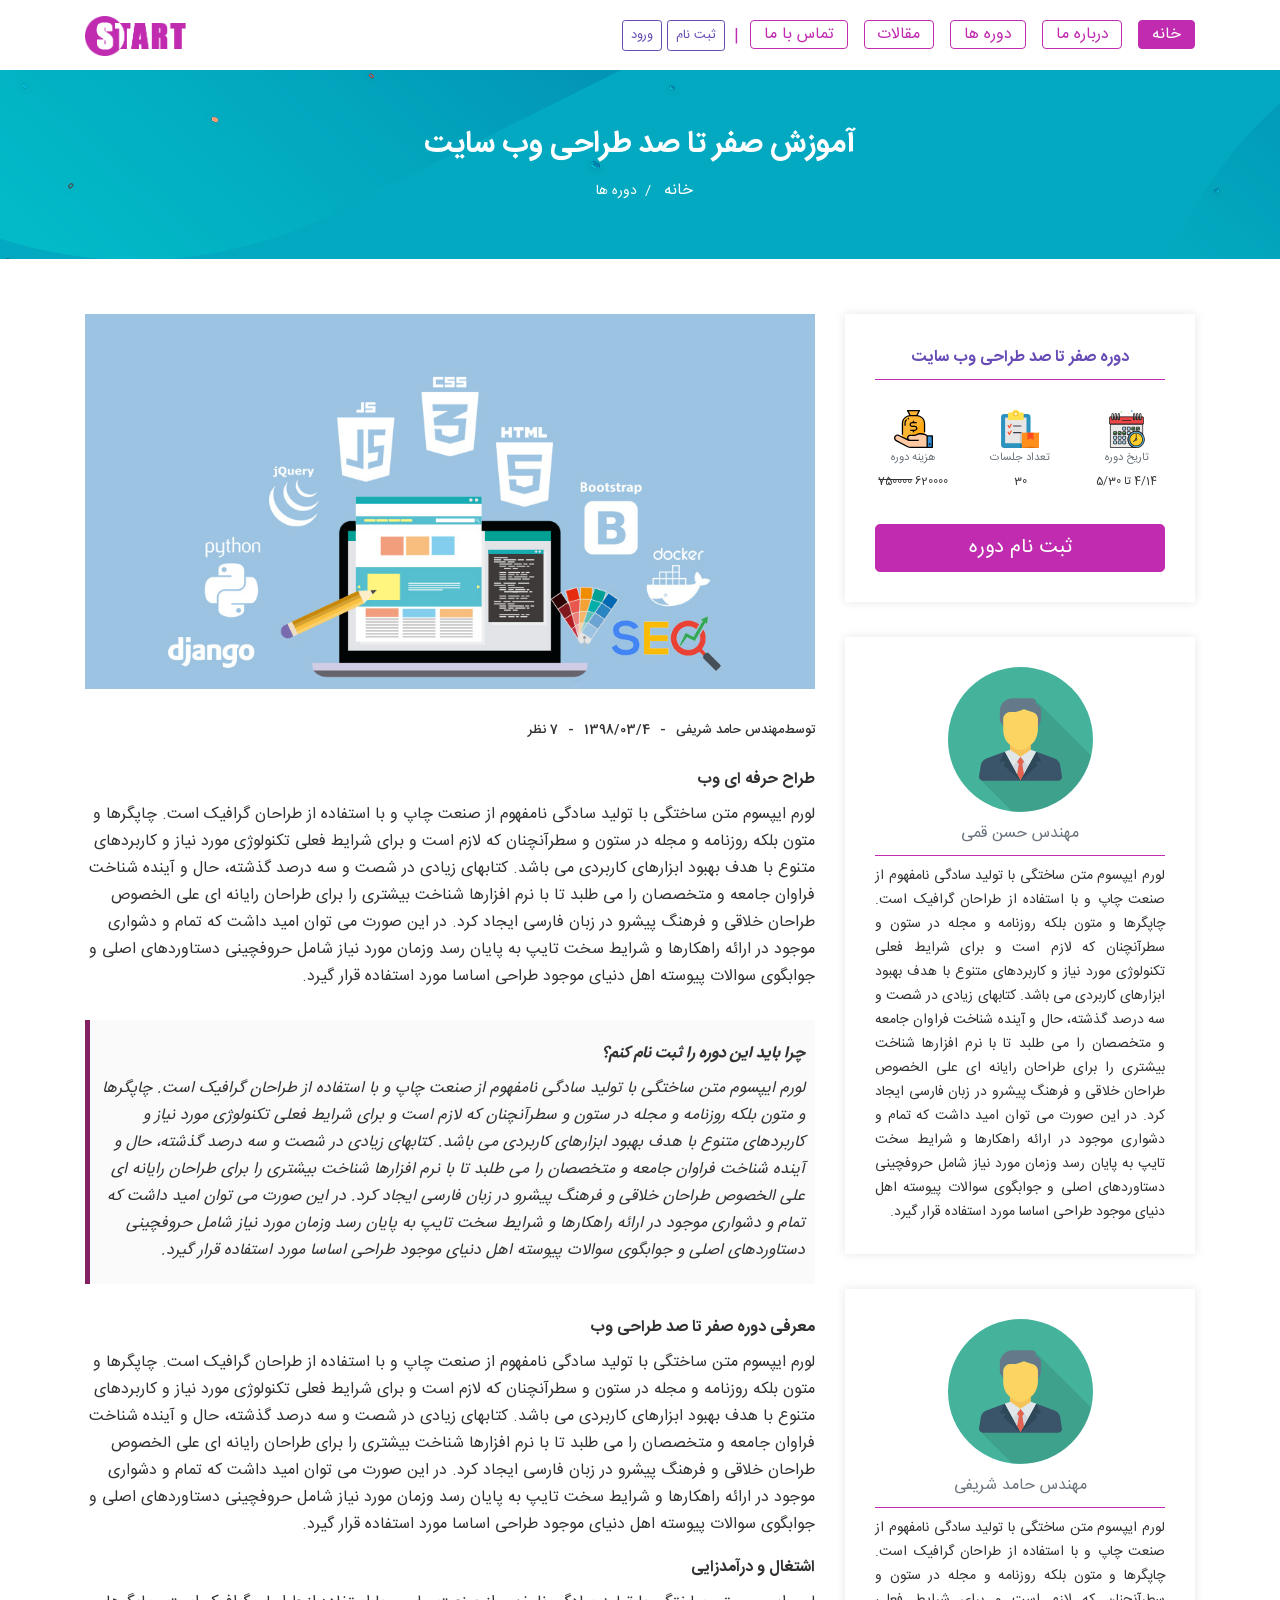
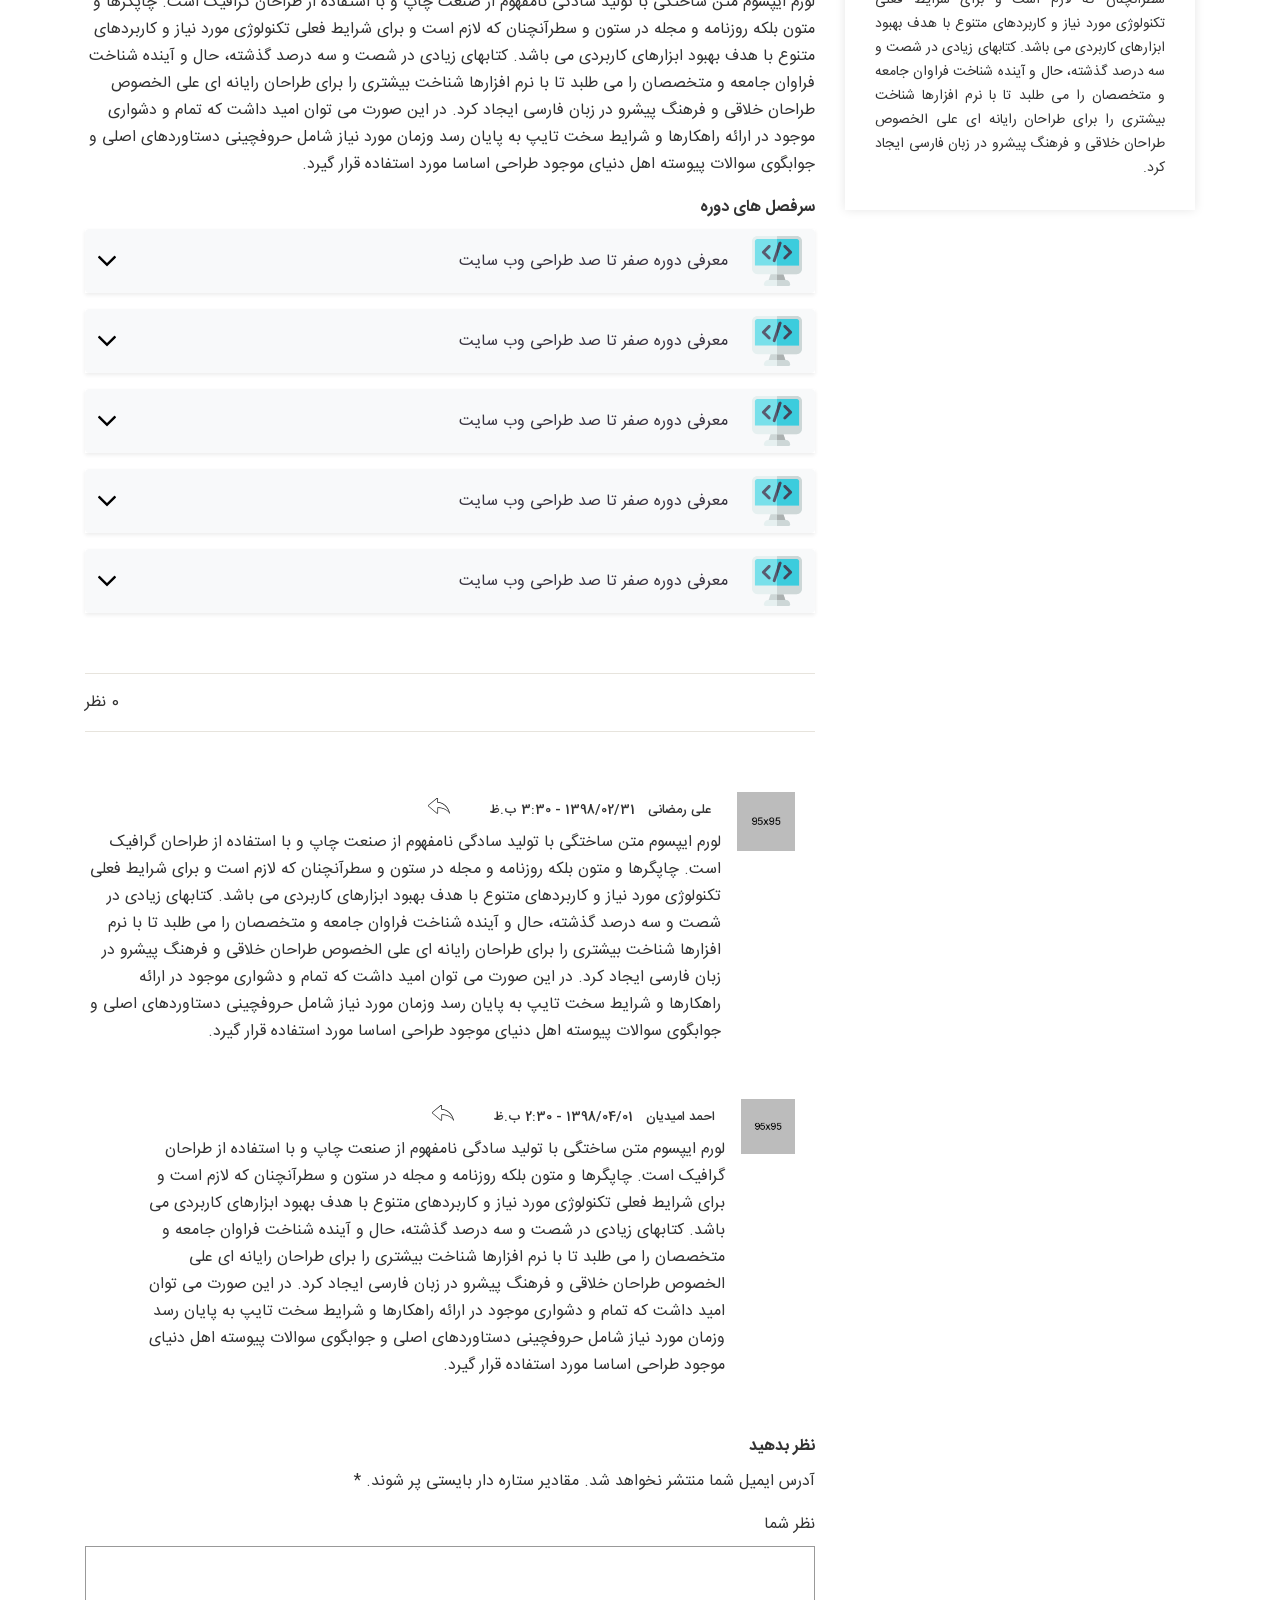
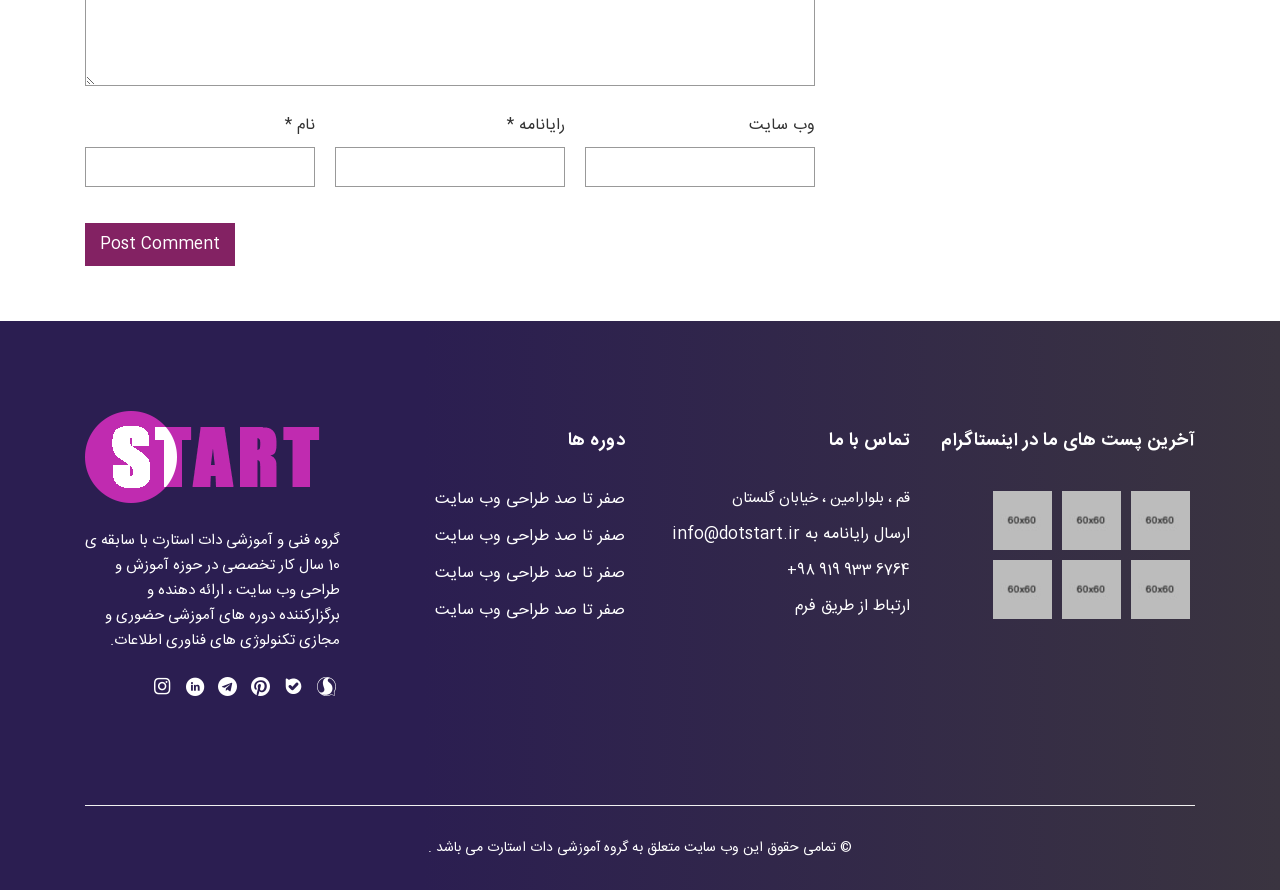
<file: single-product.html>
<!DOCTYPE html>
<html class="no-js" lang="en">
<head>
    <meta charset="utf-8"/>
    <meta http-equiv="x-ua-compatible" content="ie=edge"/>
    <title>تک محصول | دات استارت - مرجع آموزش تکنولوژی</title>
    <meta name="description" content=""/>
    <meta
            name="viewport"
            content="width=device-width, initial-scale=1, user-scalable=no"
    />
    <!-- Favicon -->
    <link
            rel="shortcut icon"
            type="image/x-icon"
            href="assets/images/favicon.ico"
    />

    <!-- CSS
  ========================= -->

    <!-- Bootstrap CSS -->
    <link rel="stylesheet" href="assets/css/ds_bootstrap.min.css"/>

    <!-- Fonts CSS -->
    <link rel="stylesheet" href="assets/css/bicon.min.css"/>
    <link rel="stylesheet" href="assets/css/ds-font-icon.css"/>

    <!-- Plugins CSS -->
    <link rel="stylesheet" href="assets/css/plugins.css"/>

    <!-- Main Style CSS -->
    <link rel="stylesheet" href="assets/css/style.css"/>

    <!-- dotStart Style CSS -->
    <link rel="stylesheet" href="assets/css/dotstart.css"/>

    <!-- Modernizer JS -->
    <script src="assets/js/vendor/modernizr-2.8.3.min.js"></script>
</head>

<body>
<!-- Main Wrapper Start -->
<div class="main-wrapper" id="singleBlog">
    <!-- Header-area start -->
    <header class="header header-sticky">
        <div class="header-area inner-header pt-3">
            <div class="container">
                <div class="row">
                    <div class="align-items-center col-md-10 col-lg-8 d-flex">
                        <!-- main-menu-area Start -->
                        <div class="main-menu">
                            <nav
                                    class="m-0 main-navigation d-none d-md-flex "
                                    style="display: block;">
                                <ul class="">
                                    <li>
                                        <a class="btn btn-outline-primary active" href="index.html">خانه</a>
                                        <ul class="px-3 py-2 sub-menu rounded">
                                            <li><a href="index.html">صفحه اصلی 1</a></li>
                                            <li><a href="index-2.html">صفحه اصلی 2</a></li>
                                        </ul>
                                    </li>
                                    <li>
                                        <a class="btn btn-outline-primary" href="about.html">درباره ما</a>
                                    </li>
                                    <li>
                                        <a class="btn btn-outline-primary" href="service.html">دوره ها</a>
                                        <ul class="px-3 py-2 sub-menu rounded">
                                            <li>
                                                <a href="service-2.html">آموزش صفر تا صد طراحی وب سایت</a>
                                            </li>
                                            <li>
                                                <a href="service-3.html">صفر تا صد کدنویسی سمت کاربر</a>
                                            </li>
                                            <li>
                                                <a href="service-3.html">صفر تا صد کدنویسی سمت سرور</a>
                                            </li>
                                        </ul>
                                    </li>
                                    <li>
                                        <a class="btn btn-outline-primary" href="blog.html">مقالات</a>
                                    </li>
                                    <li>
                                        <a class="btn btn-outline-primary" href="contact.html">تماس با ما</a>
                                    </li>
                                </ul>
                            </nav>
                            <div class="loginPart">
                                <span class="ml-1 text-primary">|</span>
                                <a href="#" class="btn btn-outline-secondary btn-sm">
                                    <span class="font-8">ثبت نام</span>
                                </a>
                                <a href="#" class="btn btn-outline-secondary btn-sm">
                                    <span class="font-8">ورود</span>
                                </a>
                                <a href="#" class="btn btn-outline-danger btn-sm d-none">
                                    <span class="font-8">خروج</span>
                                </a>
                            </div>
                        </div>
                        <!--// main-menu-area End -->
                    </div>

                    <div class="col-md-2 col-lg-4">
                        <!-- logo Start -->
                        <div class="d-flex justify-content-end logo m-0">
                            <a href="index.html">
                                <img src="assets/images/logo/lo.png" alt="logo" class="float-left">
                            </a>
                        </div>
                        <!--// logo End -->
                    </div>

                    <div class="col">
                        <!-- mobile-menu start -->
                        <div class="mobile-menu d-block d-md-none"></div>
                        <!-- mobile-menu end -->
                    </div>
                </div>
            </div>
        </div>
    </header>
    <!-- Header-area end -->

    <!-- breadcrumb-area start -->
    <div class="breadcrumb-area section-ptb mt--70">
        <div class="container">
            <div class="row">
                <div class="mx-auto">
                    <h2 class="breadcrumb-title text-center">آموزش صفر تا صد طراحی وب سایت</h2>
                    <!-- breadcrumb-list start -->
                    <ul class="breadcrumb-list text-center">
                        <li class="breadcrumb-item"><a href="index.html">خانه</a></li>
                        <li class="breadcrumb-item active">دوره ها</li>
                    </ul>
                    <!-- breadcrumb-list end -->
                </div>
            </div>
        </div>
    </div>
    <!-- breadcrumb-area end -->

    <div class="blog-details-area section-ptb">
        <div class="container">
            <div class="row">
                <div class="col-lg-4 order-2 order-lg-1">
                    <!-- shop-sidebar-wrap start -->
                    <div class="blog-sidebar-wrap mb--35">
                        <!-- shop-sidebar start -->
                        <div class="blog-sidebar mx-auto mb--30">
                            <h2 class="border-bottom border-primary pb-2 text-center text-secondary">دوره صفر تا صد
                                طراحی وب سایت</h2>
                        </div>
                        <!-- shop-sidebar end -->

                        <!-- shop-sidebar start -->
                        <div class="blog-sidebar mb--30 row">
                            <section class="col-4 text-center">
                                <img src="assets/images/icon/schedule.svg" alt="schedule.svg" class="w-50">
                                <p class="m-0 text-center text-muted">تاریخ دوره</p>
                                <span>4/14 تا 5/30</span>
                            </section>
                            <section class="col-4 text-center">
                                <img src="assets/images/icon/delivery.svg" alt="delivery.svg" class="w-50">
                                <p class="m-0 text-center text-muted">تعداد جلسات</p>
                                <span>30</span>
                            </section>
                            <section class="col-4 text-center">
                                <img src="assets/images/icon/money-bag.svg" alt="money-bag.svg" class="w-50">
                                <p class="m-0 text-center text-muted">هزینه دوره</p>
                                <span>620000 <del class="text-">750000</del></span>
                            </section>
                        </div>
                        <!-- shop-sidebar end -->

                        <!-- shop-sidebar start -->
                        <div class="blog-sidebar m-0 mb--30 text-center">
                            <button class="btn btn-lg btn-primary w-100">ثبت نام دوره</button>
                        </div>
                        <!-- shop-sidebar end -->
                    </div>
                    <div class="blog-sidebar-wrap mb--35">

                        <!-- shop-sidebar start -->
                        <div class="sidbar-blog">
                            <!-- sidbar-blog-inner start -->
                            <section class="border-bottom border-primary mb-2 pb-2 text-center">
                                <img src="assets/images/icon/manager.svg" alt="manager.svg" class="mb-2 w-50">
                                <p class="text-center text-muted">مهندس حسن قمی</p>
                            </section>
                            <section>
                                <h3 class="text-justify m-0">لورم ایپسوم متن ساختگی با تولید سادگی نامفهوم از صنعت چاپ و
                                    با استفاده از طراحان
                                    گرافیک است. چاپگرها و متون بلکه روزنامه و مجله در ستون و سطرآنچنان که لازم است و
                                    برای شرایط فعلی تکنولوژی مورد نیاز و کاربردهای متنوع با هدف بهبود ابزارهای کاربردی
                                    می باشد. کتابهای زیادی در شصت و سه درصد گذشته، حال و آینده شناخت فراوان جامعه و
                                    متخصصان را می طلبد تا با نرم افزارها شناخت بیشتری را برای طراحان رایانه ای علی
                                    الخصوص طراحان خلاقی و فرهنگ پیشرو در زبان فارسی ایجاد کرد. در این صورت می توان امید
                                    داشت که تمام و دشواری موجود در ارائه راهکارها و شرایط سخت تایپ به پایان رسد وزمان
                                    مورد نیاز شامل حروفچینی دستاوردهای اصلی و جوابگوی سوالات پیوسته اهل دنیای موجود
                                    طراحی اساسا مورد استفاده قرار گیرد.
                                </h3>
                            </section>
                            <!-- sidbar-blog-inner end -->
                        </div>
                        <!-- shop-sidebar end -->

                    </div>
                    <div class="blog-sidebar-wrap">

                        <!-- shop-sidebar start -->
                        <div class="sidbar-blog">
                            <!-- sidbar-blog-inner start -->
                            <section class="border-bottom border-primary mb-2 pb-2 text-center">
                                <img src="assets/images/icon/manager.svg" alt="manager.svg" class="mb-2 w-50">
                                <p class="text-center text-muted">مهندس حامد شریفی</p>
                            </section>
                            <section>
                                <h3 class="text-justify m-0">لورم ایپسوم متن ساختگی با تولید سادگی نامفهوم از صنعت چاپ و
                                    با استفاده از طراحان
                                    گرافیک است. چاپگرها و متون بلکه روزنامه و مجله در ستون و سطرآنچنان که لازم است و
                                    برای شرایط فعلی تکنولوژی مورد نیاز و کاربردهای متنوع با هدف بهبود ابزارهای کاربردی
                                    می باشد. کتابهای زیادی در شصت و سه درصد گذشته، حال و آینده شناخت فراوان جامعه و
                                    متخصصان را می طلبد تا با نرم افزارها شناخت بیشتری را برای طراحان رایانه ای علی
                                    الخصوص طراحان خلاقی و فرهنگ پیشرو در زبان فارسی ایجاد کرد.
                            </section>
                            <!-- sidbar-blog-inner end -->
                        </div>
                        <!-- shop-sidebar end -->

                    </div>
                </div>
                <div class="col-lg-8 order-1 order-lg-2">
                    <!-- blog-details-wrapper start -->
                    <div class="blog-details-wrapper">
                        <div class="blog-details-image">
                            <img src="assets/images/bg/posterCard.jpg" alt="posterCard.jpg"/>
                        </div>
                        <div class="blog-inner">
                            <ul class="meta">
                                <li><span>توسط </span> <a href="#">مهندس حامد شریفی</a></li>
                                <li>1398/03/4</li>
                                <li><a href="#">7 نظر</a></li>
                            </ul>
                        </div>
                        <div class="postinfo-wrapper">
                            <div class="post-info">
                                <h3>طراح حرفه ای وب</h3>
                                <p>
                                    لورم ایپسوم متن ساختگی با تولید سادگی نامفهوم از صنعت چاپ
                                    و با استفاده از طراحان گرافیک است. چاپگرها و متون بلکه
                                    روزنامه و مجله در ستون و سطرآنچنان که لازم است و برای
                                    شرایط فعلی تکنولوژی مورد نیاز و کاربردهای متنوع با هدف
                                    بهبود ابزارهای کاربردی می باشد. کتابهای زیادی در شصت و سه
                                    درصد گذشته، حال و آینده شناخت فراوان جامعه و متخصصان را می
                                    طلبد تا با نرم افزارها شناخت بیشتری را برای طراحان رایانه
                                    ای علی الخصوص طراحان خلاقی و فرهنگ پیشرو در زبان فارسی
                                    ایجاد کرد. در این صورت می توان امید داشت که تمام و دشواری
                                    موجود در ارائه راهکارها و شرایط سخت تایپ به پایان رسد
                                    وزمان مورد نیاز شامل حروفچینی دستاوردهای اصلی و جوابگوی
                                    سوالات پیوسته اهل دنیای موجود طراحی اساسا مورد استفاده
                                    قرار گیرد.
                                </p>
                                <blockquote class="blockquote-inner">
                                    <h3>چرا باید این دوره را ثبت نام کنم؟</h3>
                                    <p>
                                        لورم ایپسوم متن ساختگی با تولید سادگی نامفهوم از صنعت
                                        چاپ و با استفاده از طراحان گرافیک است. چاپگرها و متون
                                        بلکه روزنامه و مجله در ستون و سطرآنچنان که لازم است و
                                        برای شرایط فعلی تکنولوژی مورد نیاز و کاربردهای متنوع با
                                        هدف بهبود ابزارهای کاربردی می باشد. کتابهای زیادی در شصت
                                        و سه درصد گذشته، حال و آینده شناخت فراوان جامعه و
                                        متخصصان را می طلبد تا با نرم افزارها شناخت بیشتری را
                                        برای طراحان رایانه ای علی الخصوص طراحان خلاقی و فرهنگ
                                        پیشرو در زبان فارسی ایجاد کرد. در این صورت می توان امید
                                        داشت که تمام و دشواری موجود در ارائه راهکارها و شرایط
                                        سخت تایپ به پایان رسد وزمان مورد نیاز شامل حروفچینی
                                        دستاوردهای اصلی و جوابگوی سوالات پیوسته اهل دنیای موجود
                                        طراحی اساسا مورد استفاده قرار گیرد.
                                    </p>
                                </blockquote>
                                <h3>معرفی دوره صفر تا صد طراحی وب</h3>
                                <p>
                                    لورم ایپسوم متن ساختگی با تولید سادگی نامفهوم از صنعت چاپ
                                    و با استفاده از طراحان گرافیک است. چاپگرها و متون بلکه
                                    روزنامه و مجله در ستون و سطرآنچنان که لازم است و برای
                                    شرایط فعلی تکنولوژی مورد نیاز و کاربردهای متنوع با هدف
                                    بهبود ابزارهای کاربردی می باشد. کتابهای زیادی در شصت و سه
                                    درصد گذشته، حال و آینده شناخت فراوان جامعه و متخصصان را می
                                    طلبد تا با نرم افزارها شناخت بیشتری را برای طراحان رایانه
                                    ای علی الخصوص طراحان خلاقی و فرهنگ پیشرو در زبان فارسی
                                    ایجاد کرد. در این صورت می توان امید داشت که تمام و دشواری
                                    موجود در ارائه راهکارها و شرایط سخت تایپ به پایان رسد
                                    وزمان مورد نیاز شامل حروفچینی دستاوردهای اصلی و جوابگوی
                                    سوالات پیوسته اهل دنیای موجود طراحی اساسا مورد استفاده
                                    قرار گیرد.
                                </p>
                                <h3>اشتغال و درآمدزایی</h3>
                                <p>
                                    لورم ایپسوم متن ساختگی با تولید سادگی نامفهوم از صنعت چاپ
                                    و با استفاده از طراحان گرافیک است. چاپگرها و متون بلکه
                                    روزنامه و مجله در ستون و سطرآنچنان که لازم است و برای
                                    شرایط فعلی تکنولوژی مورد نیاز و کاربردهای متنوع با هدف
                                    بهبود ابزارهای کاربردی می باشد. کتابهای زیادی در شصت و سه
                                    درصد گذشته، حال و آینده شناخت فراوان جامعه و متخصصان را می
                                    طلبد تا با نرم افزارها شناخت بیشتری را برای طراحان رایانه
                                    ای علی الخصوص طراحان خلاقی و فرهنگ پیشرو در زبان فارسی
                                    ایجاد کرد. در این صورت می توان امید داشت که تمام و دشواری
                                    موجود در ارائه راهکارها و شرایط سخت تایپ به پایان رسد
                                    وزمان مورد نیاز شامل حروفچینی دستاوردهای اصلی و جوابگوی
                                    سوالات پیوسته اهل دنیای موجود طراحی اساسا مورد استفاده
                                    قرار گیرد.
                                </p>
                                <div>
                                    <h3>سرفصل های دوره</h3>
                                    <div>
                                        <div class="text-right w-100 shadow-sm mb-3">
                                            <button class="btn btn-light d-flex text-right w-100" type="button"
                                                    data-toggle="collapse" data-target="#collapse1"
                                                    aria-expanded="false" aria-controls="collapse1">
                                                <img src="assets/images/icon/code.svg" alt="code.svg" class="ml-4">
                                                <p class="my-auto">
                                                    معرفی دوره صفر تا صد طراحی وب سایت
                                                </p>
                                                <img src="assets/images/icon/angle-arrow-down.svg"
                                                     alt="angle-arrow-down.svg" class="mr-auto my-auto">
                                            </button>
                                            <div class="collapse" id="collapse1">
                                                <div class="card card-body">
                                                    <p>
                                                        لورم ایپسوم متن ساختگی با تولید سادگی نامفهوم از صنعت چاپ
                                                        و با استفاده از طراحان گرافیک است. چاپگرها و متون بلکه
                                                        روزنامه و مجله در ستون و سطرآنچنان که لازم است و برای
                                                        شرایط فعلی تکنولوژی مورد نیاز و کاربردهای متنوع با هدف
                                                        بهبود ابزارهای کاربردی می باشد. کتابهای زیادی در شصت و سه
                                                        درصد گذشته، حال و آینده شناخت فراوان جامعه و متخصصان را می
                                                        طلبد تا با نرم افزارها شناخت بیشتری را برای طراحان رایانه
                                                        ای علی الخصوص طراحان خلاقی و فرهنگ پیشرو در زبان فارسی
                                                        ایجاد کرد. در این صورت می توان امید داشت که تمام و دشواری
                                                        موجود در ارائه راهکارها و شرایط سخت تایپ به پایان رسد
                                                        وزمان مورد نیاز شامل حروفچینی دستاوردهای اصلی و جوابگوی
                                                        سوالات پیوسته اهل دنیای موجود طراحی اساسا مورد استفاده
                                                        قرار گیرد.
                                                    </p>
                                                </div>
                                            </div>
                                        </div>
                                        <div class="text-right w-100 shadow-sm mb-3">
                                            <button class="btn btn-light d-flex text-right w-100" type="button"
                                                    data-toggle="collapse" data-target="#collaps2"
                                                    aria-expanded="false" aria-controls="collaps2">
                                                <img src="assets/images/icon/code.svg" alt="code.svg" class="ml-4">
                                                <p class="my-auto">
                                                    معرفی دوره صفر تا صد طراحی وب سایت
                                                </p>
                                                <img src="assets/images/icon/angle-arrow-down.svg"
                                                     alt="angle-arrow-down.svg" class="mr-auto my-auto">
                                            </button>
                                            <div class="collapse" id="collaps2">
                                                <div class="card card-body">
                                                    <p>
                                                        لورم ایپسوم متن ساختگی با تولید سادگی نامفهوم از صنعت چاپ
                                                        و با استفاده از طراحان گرافیک است. چاپگرها و متون بلکه
                                                        روزنامه و مجله در ستون و سطرآنچنان که لازم است و برای
                                                        شرایط فعلی تکنولوژی مورد نیاز و کاربردهای متنوع با هدف
                                                        بهبود ابزارهای کاربردی می باشد. کتابهای زیادی در شصت و سه
                                                        درصد گذشته، حال و آینده شناخت فراوان جامعه و متخصصان را می
                                                        طلبد تا با نرم افزارها شناخت بیشتری را برای طراحان رایانه
                                                        ای علی الخصوص طراحان خلاقی و فرهنگ پیشرو در زبان فارسی
                                                        ایجاد کرد. در این صورت می توان امید داشت که تمام و دشواری
                                                        موجود در ارائه راهکارها و شرایط سخت تایپ به پایان رسد
                                                        وزمان مورد نیاز شامل حروفچینی دستاوردهای اصلی و جوابگوی
                                                        سوالات پیوسته اهل دنیای موجود طراحی اساسا مورد استفاده
                                                        قرار گیرد.
                                                    </p>
                                                </div>
                                            </div>
                                        </div>
                                        <div class="text-right w-100 shadow-sm mb-3">
                                            <button class="btn btn-light d-flex text-right w-100" type="button"
                                                    data-toggle="collapse" data-target="#collapse3"
                                                    aria-expanded="false" aria-controls="collapse3">
                                                <img src="assets/images/icon/code.svg" alt="code.svg" class="ml-4">
                                                <p class="my-auto">
                                                    معرفی دوره صفر تا صد طراحی وب سایت
                                                </p>
                                                <img src="assets/images/icon/angle-arrow-down.svg"
                                                     alt="angle-arrow-down.svg" class="mr-auto my-auto">
                                            </button>
                                            <div class="collapse" id="collapse3">
                                                <div class="card card-body">
                                                    <p>
                                                        لورم ایپسوم متن ساختگی با تولید سادگی نامفهوم از صنعت چاپ
                                                        و با استفاده از طراحان گرافیک است. چاپگرها و متون بلکه
                                                        روزنامه و مجله در ستون و سطرآنچنان که لازم است و برای
                                                        شرایط فعلی تکنولوژی مورد نیاز و کاربردهای متنوع با هدف
                                                        بهبود ابزارهای کاربردی می باشد. کتابهای زیادی در شصت و سه
                                                        درصد گذشته، حال و آینده شناخت فراوان جامعه و متخصصان را می
                                                        طلبد تا با نرم افزارها شناخت بیشتری را برای طراحان رایانه
                                                        ای علی الخصوص طراحان خلاقی و فرهنگ پیشرو در زبان فارسی
                                                        ایجاد کرد. در این صورت می توان امید داشت که تمام و دشواری
                                                        موجود در ارائه راهکارها و شرایط سخت تایپ به پایان رسد
                                                        وزمان مورد نیاز شامل حروفچینی دستاوردهای اصلی و جوابگوی
                                                        سوالات پیوسته اهل دنیای موجود طراحی اساسا مورد استفاده
                                                        قرار گیرد.
                                                    </p>
                                                </div>
                                            </div>
                                        </div>
                                        <div class="text-right w-100 shadow-sm mb-3">
                                            <button class="btn btn-light d-flex text-right w-100" type="button"
                                                    data-toggle="collapse" data-target="#collapse4"
                                                    aria-expanded="false" aria-controls="collapse4">
                                                <img src="assets/images/icon/code.svg" alt="code.svg" class="ml-4">
                                                <p class="my-auto">
                                                    معرفی دوره صفر تا صد طراحی وب سایت
                                                </p>
                                                <img src="assets/images/icon/angle-arrow-down.svg"
                                                     alt="angle-arrow-down.svg" class="mr-auto my-auto">
                                            </button>
                                            <div class="collapse" id="collapse4">
                                                <div class="card card-body">
                                                    <p>
                                                        لورم ایپسوم متن ساختگی با تولید سادگی نامفهوم از صنعت چاپ
                                                        و با استفاده از طراحان گرافیک است. چاپگرها و متون بلکه
                                                        روزنامه و مجله در ستون و سطرآنچنان که لازم است و برای
                                                        شرایط فعلی تکنولوژی مورد نیاز و کاربردهای متنوع با هدف
                                                        بهبود ابزارهای کاربردی می باشد. کتابهای زیادی در شصت و سه
                                                        درصد گذشته، حال و آینده شناخت فراوان جامعه و متخصصان را می
                                                        طلبد تا با نرم افزارها شناخت بیشتری را برای طراحان رایانه
                                                        ای علی الخصوص طراحان خلاقی و فرهنگ پیشرو در زبان فارسی
                                                        ایجاد کرد. در این صورت می توان امید داشت که تمام و دشواری
                                                        موجود در ارائه راهکارها و شرایط سخت تایپ به پایان رسد
                                                        وزمان مورد نیاز شامل حروفچینی دستاوردهای اصلی و جوابگوی
                                                        سوالات پیوسته اهل دنیای موجود طراحی اساسا مورد استفاده
                                                        قرار گیرد.
                                                    </p>
                                                </div>
                                            </div>
                                        </div>
                                        <div class="text-right w-100 shadow-sm mb-3">
                                            <button class="btn btn-light d-flex text-right w-100" type="button"
                                                    data-toggle="collapse" data-target="#collapse5"
                                                    aria-expanded="false" aria-controls="collapse5">
                                                <img src="assets/images/icon/code.svg" alt="code.svg" class="ml-4">
                                                <p class="my-auto">
                                                    معرفی دوره صفر تا صد طراحی وب سایت
                                                </p>
                                                <img src="assets/images/icon/angle-arrow-down.svg"
                                                     alt="angle-arrow-down.svg" class="mr-auto my-auto">
                                            </button>
                                            <div class="collapse" id="collapse5">
                                                <div class="card card-body">
                                                    <p>
                                                        لورم ایپسوم متن ساختگی با تولید سادگی نامفهوم از صنعت چاپ
                                                        و با استفاده از طراحان گرافیک است. چاپگرها و متون بلکه
                                                        روزنامه و مجله در ستون و سطرآنچنان که لازم است و برای
                                                        شرایط فعلی تکنولوژی مورد نیاز و کاربردهای متنوع با هدف
                                                        بهبود ابزارهای کاربردی می باشد. کتابهای زیادی در شصت و سه
                                                        درصد گذشته، حال و آینده شناخت فراوان جامعه و متخصصان را می
                                                        طلبد تا با نرم افزارها شناخت بیشتری را برای طراحان رایانه
                                                        ای علی الخصوص طراحان خلاقی و فرهنگ پیشرو در زبان فارسی
                                                        ایجاد کرد. در این صورت می توان امید داشت که تمام و دشواری
                                                        موجود در ارائه راهکارها و شرایط سخت تایپ به پایان رسد
                                                        وزمان مورد نیاز شامل حروفچینی دستاوردهای اصلی و جوابگوی
                                                        سوالات پیوسته اهل دنیای موجود طراحی اساسا مورد استفاده
                                                        قرار گیرد.
                                                    </p>
                                                </div>
                                            </div>
                                        </div>
                                    </div>
                                </div>
                                <div class="post-commet">
                                    <a class="blog-comment" href="#">0 نظر</a>
                                </div>
                            </div>
                            <div class="review_address_inner">
                                <!-- Start Single Review -->
                                <div class="pro_review">
                                    <div class="review_thumb">
                                        <img
                                                alt="review images"
                                                src="assets/images/review/comment-1.jpg"
                                        />
                                    </div>
                                    <div class="p-1 pr-3 review_details">
                                        <div
                                                class="review_info d-flex justify-content-flex-start"
                                        >
                                            <h4><a href="#">علی رمضانی</a></h4>
                                            <div class="review_date">
                                                <span>1398/02/31 - 3:30 ب.ظ</span>
                                            </div>
                                            <div class="rating_send mr-4">
                                                <a href="#"><span class="bi bi-reply"></span></a>
                                            </div>
                                        </div>

                                        <p>
                                            لورم ایپسوم متن ساختگی با تولید سادگی نامفهوم از صنعت
                                            چاپ و با استفاده از طراحان گرافیک است. چاپگرها و متون
                                            بلکه روزنامه و مجله در ستون و سطرآنچنان که لازم است و
                                            برای شرایط فعلی تکنولوژی مورد نیاز و کاربردهای متنوع
                                            با هدف بهبود ابزارهای کاربردی می باشد. کتابهای زیادی
                                            در شصت و سه درصد گذشته، حال و آینده شناخت فراوان جامعه
                                            و متخصصان را می طلبد تا با نرم افزارها شناخت بیشتری را
                                            برای طراحان رایانه ای علی الخصوص طراحان خلاقی و فرهنگ
                                            پیشرو در زبان فارسی ایجاد کرد. در این صورت می توان
                                            امید داشت که تمام و دشواری موجود در ارائه راهکارها و
                                            شرایط سخت تایپ به پایان رسد وزمان مورد نیاز شامل
                                            حروفچینی دستاوردهای اصلی و جوابگوی سوالات پیوسته اهل
                                            دنیای موجود طراحی اساسا مورد استفاده قرار گیرد.
                                        </p>
                                    </div>
                                </div>
                                <!-- End Single Review -->
                                <!-- Start Single Review -->
                                <div class="pro_review ans">
                                    <div class="review_thumb">
                                        <img
                                                alt="review images"
                                                src="assets/images/review/comment-2.jpg"
                                        />
                                    </div>
                                    <div class="p-1 pr-3 review_details">
                                        <div
                                                class="review_info d-flex justify-content-flex-start"
                                        >
                                            <h4><a href="#">احمد امیدیان</a></h4>
                                            <div class="review_date">
                                                <span>1398/04/01 - 2:30 ب.ظ</span>
                                            </div>
                                            <div class="rating_send mr-4">
                                                <a href="#"><span class="bi bi-reply"></span></a>
                                            </div>
                                        </div>

                                        <p>
                                            لورم ایپسوم متن ساختگی با تولید سادگی نامفهوم از صنعت
                                            چاپ و با استفاده از طراحان گرافیک است. چاپگرها و متون
                                            بلکه روزنامه و مجله در ستون و سطرآنچنان که لازم است و
                                            برای شرایط فعلی تکنولوژی مورد نیاز و کاربردهای متنوع
                                            با هدف بهبود ابزارهای کاربردی می باشد. کتابهای زیادی
                                            در شصت و سه درصد گذشته، حال و آینده شناخت فراوان جامعه
                                            و متخصصان را می طلبد تا با نرم افزارها شناخت بیشتری را
                                            برای طراحان رایانه ای علی الخصوص طراحان خلاقی و فرهنگ
                                            پیشرو در زبان فارسی ایجاد کرد. در این صورت می توان
                                            امید داشت که تمام و دشواری موجود در ارائه راهکارها و
                                            شرایط سخت تایپ به پایان رسد وزمان مورد نیاز شامل
                                            حروفچینی دستاوردهای اصلی و جوابگوی سوالات پیوسته اهل
                                            دنیای موجود طراحی اساسا مورد استفاده قرار گیرد.
                                        </p>
                                    </div>
                                </div>
                                <!-- End Single Review -->
                            </div>
                            <div class="comments-area comments-reply-area">
                                <div class="row">
                                    <div class="col-lg-12">
                                        <h3 class="comment-reply-title">نظر بدهید</h3>
                                        <form action="#" class="comment-form-area">
                                            <p class="comment-notes">
														<span id="email-notes"
                                                        >آدرس ایمیل شما منتشر نخواهد شد.</span
                                                        >
                                                مقادیر ستاره دار بایستی پر شوند.
                                                <span class="required">*</span>
                                            </p>
                                            <p class="comment-form-comment">
                                                <label>نظر شما</label>
                                                <textarea
                                                        class="comment-notes"
                                                        required="required"
                                                ></textarea>
                                            </p>
                                            <div class="comment-input">
                                                <p class="comment-form-author">
                                                    <label>نام <span class="required">*</span></label>
                                                    <input
                                                            type="text"
                                                            required="required"
                                                            name="Name"
                                                    />
                                                </p>
                                                <p class="comment-form-email">
                                                    <label
                                                    >رایانامه <span class="required">*</span></label
                                                    >
                                                    <input
                                                            type="text"
                                                            required="required"
                                                            name="email"
                                                    />
                                                </p>
                                                <p class="comment-form-url">
                                                    <label>وب سایت</label>
                                                    <input type="text" name="url"/>
                                                </p>
                                            </div>
                                            <div class="comment-form-submit">
                                                <input
                                                        type="submit"
                                                        value="Post Comment"
                                                        class="comment-submit"
                                                />
                                            </div>
                                        </form>
                                    </div>
                                </div>
                            </div>
                        </div>
                    </div>
                    <!-- blog-details-wrapper end -->
                </div>
            </div>
        </div>
    </div>

    <!-- Footer Area Start -->
    <footer class="footer-area footer-bg">
        <!-- Footer-top Start -->
        <div class="footer-top pt--50 pb--100">
            <div class="container">
                <div class="row">
                    <div class="col-md-3">
                        <!-- Footer-info Start -->
                        <div class="footer-info  mt--60">
                            <div class="footer-title">
                                <h3>آخرین پست های ما در اینستاگرام</h3>
                            </div>
                            <ul class="d-flex flex-wrap footer-list-instagram m-0 w-100">
                                <li>
                                    <a href="#"
                                    ><img src="assets/images/instagram/ins-1.jpg" alt=""
                                    /></a>
                                </li>
                                <li>
                                    <a href="#"
                                    ><img src="assets/images/instagram/ins-2.jpg" alt=""
                                    /></a>
                                </li>
                                <li>
                                    <a href="#"
                                    ><img src="assets/images/instagram/ins-3.jpg" alt=""
                                    /></a>
                                </li>
                                <li>
                                    <a href="#"
                                    ><img src="assets/images/instagram/ins-4.jpg" alt=""
                                    /></a>
                                </li>
                                <li>
                                    <a href="#"
                                    ><img src="assets/images/instagram/ins-5.jpg" alt=""
                                    /></a>
                                </li>
                                <li>
                                    <a href="#"
                                    ><img src="assets/images/instagram/ins-6.jpg" alt=""
                                    /></a>
                                </li>
                            </ul>
                        </div>
                        <!--// Footer-info End -->
                    </div>
                    <div class="col-md-3">
                        <!-- Footer-info Start -->
                        <div class="footer-info  mt--60">
                            <div class="footer-title">
                                <h3>تماس با ما</h3>
                            </div>
                            <ul class="footer-list">
                                <li>قم ، بلوارامین ، خیابان گلستان</li>
                                <li>
                                    <a
                                            href="mailto:info@dotstart.ir?subject = from-dotStart-member"
                                    >
                                        ارسال رایانامه به info@dotstart.ir</a
                                    >
                                </li>
                                <li>+98 919 933 6764</li>
                                <li><a href="#">ارتباط از طریق فرم</a></li>
                            </ul>
                        </div>
                        <!--// Footer-info End -->
                    </div>
                    <div class="col-md-3">
                        <!-- Footer-info Start -->
                        <div class="footer-info  mt--60">
                            <div class="footer-title">
                                <h3>دوره ها</h3>
                            </div>
                            <ul class="footer-list">
                                <li><a href="#">صفر تا صد طراحی وب سایت</a></li>
                                <li><a href="#">صفر تا صد طراحی وب سایت</a></li>
                                <li><a href="#">صفر تا صد طراحی وب سایت</a></li>
                                <li><a href="#">صفر تا صد طراحی وب سایت</a></li>
                            </ul>
                        </div>
                        <!--// Footer-info End -->
                    </div>
                    <div class="col-md-3">
                        <!-- Footer-info Start -->
                        <div class="footer-info mt--40">
                            <div class="footer-logo">
                                <a href="#"
                                ><img src="assets/images/logo/lo.png" alt=""
                                /></a>
                            </div>
                            <p>
                                گروه فنی و آموزشی دات استارت با سابقه ی 10 سال کار تخصصی در
                                حوزه آموزش و طراحی وب سایت ، ارائه دهنده و برگزارکننده دوره
                                های آموزشی حضوری و مجازی تکنولوژی های فناوری اطلاعات.
                            </p>

                            <ul class="d-flex justify-content-between social w-75">
                                <li>
                                    <a href="#"><i class="demo-icon icon-instagram"></i></a>
                                </li>
                                <li>
                                    <a href="#"
                                    ><i class="demo-icon icon-linkedin-circled"></i
                                    ></a>
                                </li>
                                <li>
                                    <a href="#"><i class="demo-icon icon-telegram"></i></a>
                                </li>
                                <li>
                                    <a href="#"><i class="demo-icon icon-pinterest-1"></i></a>
                                </li>
                                <li>
                                    <a href="#"><i class="demo-icon icon-bale"></i></a>
                                </li>
                                <li>
                                    <a href="#"><i class="demo-icon icon-soroush3"></i></a>
                                </li>
                            </ul>
                        </div>
                        <!--// Footer-info End -->
                    </div>
                </div>
            </div>
        </div>
        <!--// Footer-top End -->

        <!-- footer-bottom Start -->
        <div class="footer-bottom">
            <div class="container">
                <div class="row">
                    <div class="col-md-12">
                        <div class="footer-bottom-inner text-center">
                            <p class="text-center">
                                &copy; تمامی حقوق این وب سایت متعلق به گروه آموزشی دات
                                استارت می باشد .
                            </p>
                        </div>
                    </div>
                </div>
            </div>
        </div>
        <!--// footer-bottom End -->
    </footer>
    <!-- Footer Area End -->
</div>
<!-- Main Wrapper End -->

<!-- JS
============================================ -->

<!-- jQuery JS -->
<script src="assets/js/vendor/jquery-1.12.4.min.js"></script>
<!-- Popper JS -->
<script src="assets/js/popper.min.js"></script>
<!-- Bootstrap JS -->
<script src="assets/js/bootstrap.min.js"></script>
<!-- Plugins JS -->
<script src="assets/js/plugins.js"></script>
<!-- Ajax Mail -->
<script src="assets/js/ajax-mail.js"></script>
<!-- Main JS -->
<script src="assets/js/main.js"></script>
</body>
</html>
</file>
<file: assets/css/ds-font-icon.css>
@font-face {
	font-family: "ds";
	src: url("../fonts/ds.eot?98532125");
	src: url("../fonts/ds.eot?98532125#iefix") format("embedded-opentype"),
		url("../fonts/ds.woff2?98532125") format("woff2"),
		url("../fonts/ds.woff?98532125") format("woff"),
		url("../fonts/ds.ttf?98532125") format("truetype"),
		url("../fonts/ds.svg?98532125#ds") format("svg");
	font-weight: normal;
	font-style: normal;
}
/* Chrome hack: SVG is rendered more smooth in Windozze. 100% magic, uncomment if you need it. */
/* Note, that will break hinting! In other OS-es font will be not as sharp as it could be */
/*
@media screen and (-webkit-min-device-pixel-ratio:0) {
  @font-face {
    font-family: 'ds';
    src: url('../font/ds.svg?98532125#ds') format('svg');
  }
}
*/

[class^="icon-"]:before,
[class*=" icon-"]:before {
	font-family: "ds";
	font-style: normal;
	font-weight: normal;
	speak: none;

	display: inline-block;
	text-decoration: inherit;
	width: 1em;
	margin-right: 0.2em;
	text-align: center;
	/* opacity: .8; */

	/* For safety - reset parent styles, that can break glyph codes*/
	font-variant: normal;
	text-transform: none;

	/* fix buttons height, for twitter bootstrap */
	line-height: 1em;

	/* Animation center compensation - margins should be symmetric */
	/* remove if not needed */
	margin-left: 0.2em;

	/* you can be more comfortable with increased icons size */
	/* font-size: 120%; */

	/* Font smoothing. That was taken from TWBS */
	-webkit-font-smoothing: antialiased;
	-moz-osx-font-smoothing: grayscale;

	/* Uncomment for 3D effect */
	/* text-shadow: 1px 1px 1px rgba(127, 127, 127, 0.3); */
}

.icon-user:before {
	content: "\e800";
} /* '' */
.icon-users:before {
	content: "\e801";
} /* '' */
.icon-back-in-time:before {
	content: "\e802";
} /* '' */
.icon-basket:before {
	content: "\e803";
} /* '' */
.icon-logout:before {
	content: "\e804";
} /* '' */
.icon-login:before {
	content: "\e805";
} /* '' */
.icon-search:before {
	content: "\e806";
} /* '' */
.icon-heart:before {
	content: "\e807";
} /* '' */
.icon-heart-empty:before {
	content: "\e808";
} /* '' */
.icon-info-circled:before {
	content: "\e809";
} /* '' */
.icon-pinterest-1:before {
	content: "\e80a";
} /* '' */
.icon-bale:before {
	content: "\e80b";
} /* '' */
.icon-soroush3:before {
	content: "\e80c";
} /* '' */
.icon-college:before {
	content: "\e810";
} /* '' */
.icon-spin3:before {
	content: "\e832";
} /* '' */
.icon-download:before {
	content: "\f02e";
} /* '' */
.icon-instagram:before {
	content: "\f16d";
} /* '' */
.icon-user-plus:before {
	content: "\f234";
} /* '' */
.icon-user-circle:before {
	content: "\f2bd";
} /* '' */
.icon-user-circle-o:before {
	content: "\f2be";
} /* '' */
.icon-id-card:before {
	content: "\f2c2";
} /* '' */
.icon-telegram:before {
	content: "\f2c6";
} /* '' */
.icon-linkedin-circled:before {
	content: "\f319";
} /* '' */
/* -------- */
/*
   Animation example, for spinners
*/
.animate-spin {
	-moz-animation: spin 2s infinite linear;
	-o-animation: spin 2s infinite linear;
	-webkit-animation: spin 2s infinite linear;
	animation: spin 2s infinite linear;
	display: inline-block;
}
@-moz-keyframes spin {
	0% {
		-moz-transform: rotate(0deg);
		-o-transform: rotate(0deg);
		-webkit-transform: rotate(0deg);
		transform: rotate(0deg);
	}

	100% {
		-moz-transform: rotate(359deg);
		-o-transform: rotate(359deg);
		-webkit-transform: rotate(359deg);
		transform: rotate(359deg);
	}
}
@-webkit-keyframes spin {
	0% {
		-moz-transform: rotate(0deg);
		-o-transform: rotate(0deg);
		-webkit-transform: rotate(0deg);
		transform: rotate(0deg);
	}

	100% {
		-moz-transform: rotate(359deg);
		-o-transform: rotate(359deg);
		-webkit-transform: rotate(359deg);
		transform: rotate(359deg);
	}
}
@-o-keyframes spin {
	0% {
		-moz-transform: rotate(0deg);
		-o-transform: rotate(0deg);
		-webkit-transform: rotate(0deg);
		transform: rotate(0deg);
	}

	100% {
		-moz-transform: rotate(359deg);
		-o-transform: rotate(359deg);
		-webkit-transform: rotate(359deg);
		transform: rotate(359deg);
	}
}
@-ms-keyframes spin {
	0% {
		-moz-transform: rotate(0deg);
		-o-transform: rotate(0deg);
		-webkit-transform: rotate(0deg);
		transform: rotate(0deg);
	}

	100% {
		-moz-transform: rotate(359deg);
		-o-transform: rotate(359deg);
		-webkit-transform: rotate(359deg);
		transform: rotate(359deg);
	}
}
@keyframes spin {
	0% {
		-moz-transform: rotate(0deg);
		-o-transform: rotate(0deg);
		-webkit-transform: rotate(0deg);
		transform: rotate(0deg);
	}

	100% {
		-moz-transform: rotate(359deg);
		-o-transform: rotate(359deg);
		-webkit-transform: rotate(359deg);
		transform: rotate(359deg);
	}
}
</file>
<file: assets/css/plugins.css>
/*--
    - Slick Slider css
-----------------------------------*/
 
/* Slick SliderVersion: 1.8.1Author: Ken WheelerWebsite: http://kenwheeler.github.ioDocs: http://kenwheeler.github.io/slickRepo: http://github.com/kenwheeler/slickIssues: http://github.com/kenwheeler/slick/issues*/
 
.slick-slider{position:relative;display:block;-webkit-box-sizing:border-box;box-sizing:border-box;-webkit-user-select:none;-moz-user-select:none;-ms-user-select:none;user-select:none;-webkit-touch-callout:none;-khtml-user-select:none;-ms-touch-action:pan-y;touch-action:pan-y;-webkit-tap-highlight-color:transparent}.slick-list{position:relative;display:block;overflow:hidden;margin:0;padding:0}.slick-list:focus{outline:none}.slick-list.dragging{cursor:pointer;cursor:hand}.slick-slider .slick-track,.slick-slider .slick-list{-webkit-transform:translate3d(0,0,0);transform:translate3d(0,0,0)}.slick-track{position:relative;top:0;left:0;display:block;margin-left:auto;margin-right:auto}.slick-track:before,.slick-track:after{display:table;content:''}.slick-track:after{clear:both}.slick-loading .slick-track{visibility:hidden}.slick-slide{display:none;float:left;height:100%;min-height:1px}[dir='rtl'] .slick-slide{float:right}.slick-slide img{display:block}.slick-slide.slick-loading img{display:none}.slick-slide.dragging img{pointer-events:none}.slick-initialized .slick-slide{display:block}.slick-loading .slick-slide{visibility:hidden}.slick-vertical .slick-slide{display:block;height:auto;border:1px solid transparent}.slick-arrow.slick-hidden{display:none}

/*--
    - cssanimation css
---------------------------*/
/**
 * cssanimation.css
 * Current Version: 1.0.2
 * https://www.cssanimatio.io
 * Created and maintained by: Pavel
 * Find me at: https://www.linkedin.com/in/yesiamrocks/
 * Email: hello@cssanimation.io
 * Github: https://github.com/yesiamrocks/cssanimation.io
 * Title: A CSS Animation Library for Developers and Ninjas
 * Copyright (c) 2017 Pavel
 * License: cssanimation.io is licensed under the MIT license
 **/
 .open,.wipe{margin:0 auto;overflow:hidden}.open,.typing,.wipe{overflow:hidden}.cssanimation,.cssanimation span{-webkit-animation-duration:1s;animation-duration:1s;-webkit-animation-fill-mode:both;animation-fill-mode:both}.cssanimation span{display:inline-block}.infinite{-webkit-animation-iteration-count:infinite!important;animation-iteration-count:infinite!important}.hu__hu__{-webkit-animation:hu__hu__ infinite 2s ease-in-out;animation:hu__hu__ infinite 2s ease-in-out}@-webkit-keyframes hu__hu__{50%{-webkit-transform:translateY(30px);transform:translateY(30px)}}@keyframes hu__hu__{50%{-webkit-transform:translateY(30px);transform:translateY(30px)}}.leSnake span{-webkit-animation:leSnake 1.5s ease-in-out;animation:leSnake 1.5s ease-in-out;-webkit-animation-iteration-count:infinite;animation-iteration-count:infinite}@-webkit-keyframes leSnake{from,to{-webkit-transform:translateY(0);transform:translateY(0)}50%{-webkit-transform:translateY(30px);transform:translateY(30px)}}@keyframes leSnake{from,to{-webkit-transform:translateY(0);transform:translateY(0)}50%{-webkit-transform:translateY(30px);transform:translateY(30px)}}.lePeek span{-webkit-animation-name:lePeek;animation-name:lePeek}@-webkit-keyframes lePeek{25%{-webkit-transform:rotateX(30deg) translateY(10px) rotate(-13deg);transform:rotateX(30deg) translateY(10px) rotate(-13deg)}50%{-webkit-transform:translateY(-22px) rotate(3deg) scale(1.1);transform:translateY(-22px) rotate(3deg) scale(1.1)}}@keyframes lePeek{25%{-webkit-transform:rotateX(30deg) translateY(10px) rotate(-13deg);transform:rotateX(30deg) translateY(10px) rotate(-13deg)}50%{-webkit-transform:translateY(-22px) rotate(3deg) scale(1.1);transform:translateY(-22px) rotate(3deg) scale(1.1)}}.effect3d{-webkit-animation-name:effect3d;animation-name:effect3d}@-webkit-keyframes effect3d{to{text-shadow:0 1px 0 #ccc,0 2px 0 #c9c9c9,0 3px 0 #bbb,0 4px 0 #b9b9b9,0 5px 0 #aaa,0 6px 1px rgba(0,0,0,.1),0 0 5px rgba(0,0,0,.1),0 1px 3px rgba(0,0,0,.3),0 3px 5px rgba(0,0,0,.2),0 5px 10px rgba(0,0,0,.25),0 10px 10px rgba(0,0,0,.2),0 20px 20px rgba(0,0,0,.15)}}@keyframes effect3d{to{text-shadow:0 1px 0 #ccc,0 2px 0 #c9c9c9,0 3px 0 #bbb,0 4px 0 #b9b9b9,0 5px 0 #aaa,0 6px 1px rgba(0,0,0,.1),0 0 5px rgba(0,0,0,.1),0 1px 3px rgba(0,0,0,.3),0 3px 5px rgba(0,0,0,.2),0 5px 10px rgba(0,0,0,.25),0 10px 10px rgba(0,0,0,.2),0 20px 20px rgba(0,0,0,.15)}}.leRainDrop span{-webkit-animation-name:leRainDrop;animation-name:leRainDrop;-webkit-animation-iteration-count:infinite;animation-iteration-count:infinite}@-webkit-keyframes leRainDrop{0%,,25%,55%,75%,87%,97%{-webkit-transform:scaleX(1);transform:scaleX(1)}26%,56%,76%{-webkit-transform:scaleX(1.3) scaleY(.8);transform:scaleX(1.3) scaleY(.8)}31%,61%,81%{-webkit-transform:scaleX(.8) scaleY(1.2);transform:scaleX(.8) scaleY(1.2)}76%,88%{-webkit-transform:scaleX(1.2);transform:scaleX(1.2)}98%{-webkit-transform:scaleX(1.1);transform:scaleX(1.1)}}@keyframes leRainDrop{0%,100px,25%,55%,75%,87%,97%{-webkit-transform:scaleX(1);transform:scaleX(1)}26%,56%,76%{-webkit-transform:scaleX(1.3) scaleY(.8);transform:scaleX(1.3) scaleY(.8)}31%,61%,81%{-webkit-transform:scaleX(.8) scaleY(1.2);transform:scaleX(.8) scaleY(1.2)}76%,88%{-webkit-transform:scaleX(1.2);transform:scaleX(1.2)}98%{-webkit-transform:scaleX(1.1);transform:scaleX(1.1)}}.pepe{-webkit-animation-name:pepe;animation-name:pepe;-webkit-animation-iteration-count:infinite;animation-iteration-count:infinite}@-webkit-keyframes pepe{33%,66%,from,to{-webkit-transform:rotate(4deg);transform:rotate(4deg)}16%,50%,83%{-webkit-transform:rotate(-4deg);transform:rotate(-4deg)}}@keyframes pepe{33%,66%,from,to{-webkit-transform:rotate(4deg);transform:rotate(4deg)}16%,50%,83%{-webkit-transform:rotate(-4deg);transform:rotate(-4deg)}}.leWaterWave span{-webkit-animation:leWaterWave .2s linear infinite;animation:leWaterWave .2s linear infinite}@-webkit-keyframes leWaterWave{50%{-webkit-transform:skewY(1deg) skewX(-1deg) scale(1.06);transform:skewY(1deg) skewX(-1deg) scale(1.06)}}@keyframes leWaterWave{50%{-webkit-transform:skewY(1deg) skewX(-1deg) scale(1.06);transform:skewY(1deg) skewX(-1deg) scale(1.06)}}.lightning{-webkit-animation-name:lightning;animation-name:lightning}@-webkit-keyframes lightning{50%,from,to{opacity:1}25%,75%{opacity:0}}@keyframes lightning{50%,from,to{opacity:1}25%,75%{opacity:0}}.leJoltZoom span{-webkit-animation-name:leJoltZoom;animation-name:leJoltZoom}@-webkit-keyframes leJoltZoom{10%{font-size:140%}40%{font-size:80%}100px{font-size:100px}}@keyframes leJoltZoom{10%{font-size:140%}40%{font-size:80%}100px{font-size:100px}}.typing{width:473px;white-space:nowrap;border-right:2px solid #7E2EA0;-webkit-animation:typing 2s steps(12,end),cursor .2s steps(12,end) infinite;animation:typing 2s steps(12,end),cursor .2s steps(12,end) infinite}.electricity,.leSkateX span{-webkit-animation-iteration-count:infinite}@-webkit-keyframes typing{from{width:0}}@keyframes typing{from{width:0}}@-webkit-keyframes cursor{50%{border-color:transparent}}@keyframes cursor{50%{border-color:transparent}}.electricity{-webkit-animation-name:electricity;animation-name:electricity;-webkit-animation-iteration-count:infinite;animation-iteration-count:infinite}@-webkit-keyframes electricity{37%,48%,67%,72%,80%,85%,93%,96%,from{-webkit-transform:translateY(30px);transform:translateY(30px)}12%,20%,28%,4%,52%,56%,60%,64%,88%{-webkit-transform:translateY(10px);transform:translateY(10px)}16%,24%,32%,40%,44%,8%{-webkit-transform:translateY(5px);transform:translateY(5px)}76%,to{-webkit-transform:translateY(40px);transform:translateY(40px)}}@keyframes electricity{37%,48%,67%,72%,80%,85%,93%,96%,from{-webkit-transform:translateY(30px);transform:translateY(30px)}12%,20%,28%,4%,52%,56%,60%,64%,88%{-webkit-transform:translateY(10px);transform:translateY(10px)}16%,24%,32%,40%,44%,8%{-webkit-transform:translateY(5px);transform:translateY(5px)}76%,to{-webkit-transform:translateY(40px);transform:translateY(40px)}}.wipe{width:473px;display:-webkit-inline-box;display:-ms-inline-flexbox;display:inline-flex;-webkit-animation-name:wipe;animation-name:wipe}@-webkit-keyframes wipe{to{width:0}}@keyframes wipe{to{width:0}}.open{width:473px;display:-webkit-inline-box;display:-ms-inline-flexbox;display:inline-flex;-webkit-animation-name:open;animation-name:open}@-webkit-keyframes open{from{width:0}}@keyframes open{from{width:0}}.leMagnify span{-webkit-animation-name:leMagnify;animation-name:leMagnify}@-webkit-keyframes leMagnify{50%{-webkit-transform:scale(1.8);transform:scale(1.8);letter-spacing:26px}}@keyframes leMagnify{50%{-webkit-transform:scale(1.8);transform:scale(1.8);letter-spacing:26px}}.leBeat span{-webkit-animation-name:leBeat;animation-name:leBeat}@-webkit-keyframes leBeat{14%,42%{-webkit-transform:scale(1.3);transform:scale(1.3)}28%,70%{-webkit-transform:scale(1);transform:scale(1)}}@keyframes leBeat{14%,42%{-webkit-transform:scale(1.3);transform:scale(1.3)}28%,70%{-webkit-transform:scale(1);transform:scale(1)}}.leFadeIn span{-webkit-animation-name:leFadeIn;animation-name:leFadeIn}@-webkit-keyframes leFadeIn{from{opacity:0}to{opacity:1}}@keyframes leFadeIn{from{opacity:0}to{opacity:1}}.leFadeInLeft span{-webkit-animation-name:leFadeInLeft;animation-name:leFadeInLeft}@-webkit-keyframes leFadeInLeft{from{opacity:0;-webkit-transform:translateX(-60px);transform:translateX(-60px)}to{opacity:1}}@keyframes leFadeInLeft{from{opacity:0;-webkit-transform:translateX(-60px);transform:translateX(-60px)}to{opacity:1}}.leFadeInRight span{-webkit-animation-name:leFadeInRight;animation-name:leFadeInRight}@-webkit-keyframes leFadeInRight{from{opacity:0;-webkit-transform:translateX(60px);transform:translateX(60px)}to{opacity:1}}@keyframes leFadeInRight{from{opacity:0;-webkit-transform:translateX(60px);transform:translateX(60px)}to{opacity:1}}.leFadeInTop span{-webkit-animation-name:leFadeInTop;animation-name:leFadeInTop}@-webkit-keyframes leFadeInTop{from{opacity:0;-webkit-transform:translateY(-100px);transform:translateY(-100px)}to{opacity:1}}@keyframes leFadeInTop{from{opacity:0;-webkit-transform:translateY(-100px);transform:translateY(-100px)}to{opacity:1}}.leFadeInBottom span{-webkit-animation-name:leFadeInBottom;animation-name:leFadeInBottom}@-webkit-keyframes leFadeInBottom{from{opacity:0;-webkit-transform:translateY(100px);transform:translateY(100px)}to{opacity:1}}@keyframes leFadeInBottom{from{opacity:0;-webkit-transform:translateY(100px);transform:translateY(100px)}to{opacity:1}}.leFadeOut span{-webkit-animation-name:leFadeOut;animation-name:leFadeOut}@-webkit-keyframes leFadeOut{to{opacity:0}}@keyframes leFadeOut{to{opacity:0}}.leFadeOutLeft span{-webkit-animation-name:leFadeOutLeft;animation-name:leFadeOutLeft}@-webkit-keyframes leFadeOutLeft{from{opacity:1}to{opacity:0;-webkit-transform:translateX(-60px);transform:translateX(-60px)}}@keyframes leFadeOutLeft{from{opacity:1}to{opacity:0;-webkit-transform:translateX(-60px);transform:translateX(-60px)}}.leFadeOutRight span{-webkit-animation-name:leFadeOutRight;animation-name:leFadeOutRight}@-webkit-keyframes leFadeOutRight{from{opacity:1}to{opacity:0;-webkit-transform:translateX(60px);transform:translateX(60px)}}@keyframes leFadeOutRight{from{opacity:1}to{opacity:0;-webkit-transform:translateX(60px);transform:translateX(60px)}}.leFadeOutTop span{-webkit-animation-name:leFadeOutTop;animation-name:leFadeOutTop}@-webkit-keyframes leFadeOutTop{from{opacity:1}to{opacity:0;-webkit-transform:translateY(-100px);transform:translateY(-100px)}}@keyframes leFadeOutTop{from{opacity:1}to{opacity:0;-webkit-transform:translateY(-100px);transform:translateY(-100px)}}.leFadeOutBottom span{-webkit-animation-name:leFadeOutBottom;animation-name:leFadeOutBottom}@-webkit-keyframes leFadeOutBottom{from{opacity:1}to{opacity:0;-webkit-transform:translateY(100px);transform:translateY(100px)}}@keyframes leFadeOutBottom{from{opacity:1}to{opacity:0;-webkit-transform:translateY(100px);transform:translateY(100px)}}.leMovingBackFromRight span{-webkit-animation-name:leMovingBackFromRight;animation-name:leMovingBackFromRight;-webkit-transform-origin:bottom;transform-origin:bottom}@-webkit-keyframes leMovingBackFromRight{40%{-webkit-transform:rotate(45deg);transform:rotate(45deg)}100px{-webkit-transform:rotate(0);transform:rotate(0);-webkit-animation-timing-function:cubic-bezier(0,.9,.7,1.45);animation-timing-function:cubic-bezier(0,.9,.7,1.45)}}@keyframes leMovingBackFromRight{40%{-webkit-transform:rotate(45deg);transform:rotate(45deg)}100px{-webkit-transform:rotate(0);transform:rotate(0);-webkit-animation-timing-function:cubic-bezier(0,.9,.7,1.45);animation-timing-function:cubic-bezier(0,.9,.7,1.45)}}.leMovingBackFromLeft span{-webkit-animation-name:leMovingBackFromLeft;animation-name:leMovingBackFromLeft;-webkit-transform-origin:bottom;transform-origin:bottom}@-webkit-keyframes leMovingBackFromLeft{40%{-webkit-transform:rotate(-45deg);transform:rotate(-45deg)}100px{-webkit-transform:rotate(0);transform:rotate(0);-webkit-animation-timing-function:cubic-bezier(0,.9,.7,1.45);animation-timing-function:cubic-bezier(0,.9,.7,1.45)}}@keyframes leMovingBackFromLeft{40%{-webkit-transform:rotate(-45deg);transform:rotate(-45deg)}100px{-webkit-transform:rotate(0);transform:rotate(0);-webkit-animation-timing-function:cubic-bezier(0,.9,.7,1.45);animation-timing-function:cubic-bezier(0,.9,.7,1.45)}}.leKickOutBehind span{-webkit-animation-name:leKickOutFront;animation-name:leKickOutFront;-webkit-transform-origin:top;transform-origin:top}@-webkit-keyframes leKickOutFront{40%{-webkit-transform:rotate(45deg);transform:rotate(45deg)}100px{-webkit-transform:rotate(0);transform:rotate(0);-webkit-animation-timing-function:cubic-bezier(0,.9,.7,1.45);animation-timing-function:cubic-bezier(0,.9,.7,1.45)}}@keyframes leKickOutFront{40%{-webkit-transform:rotate(45deg);transform:rotate(45deg)}100px{-webkit-transform:rotate(0);transform:rotate(0);-webkit-animation-timing-function:cubic-bezier(0,.9,.7,1.45);animation-timing-function:cubic-bezier(0,.9,.7,1.45)}}.leKickOutFront span{-webkit-animation-name:leKickOutBehind;animation-name:leKickOutBehind;-webkit-transform-origin:top;transform-origin:top}@-webkit-keyframes leKickOutBehind{40%{-webkit-transform:rotate(-45deg);transform:rotate(-45deg)}100px{-webkit-transform:rotate(0);transform:rotate(0);-webkit-animation-timing-function:cubic-bezier(0,.9,.7,1.45);animation-timing-function:cubic-bezier(0,.9,.7,1.45)}}@keyframes leKickOutBehind{40%{-webkit-transform:rotate(-45deg);transform:rotate(-45deg)}100px{-webkit-transform:rotate(0);transform:rotate(0);-webkit-animation-timing-function:cubic-bezier(0,.9,.7,1.45);animation-timing-function:cubic-bezier(0,.9,.7,1.45)}}.leSkateX span{-webkit-animation-name:leScaleX;animation-name:leScaleX;-webkit-animation-iteration-count:infinite;animation-iteration-count:infinite}.leSkateXY span,.leSkateY span{-webkit-animation-iteration-count:infinite}@-webkit-keyframes leScaleX{50%{-webkit-transform:scaleX(.4);transform:scaleX(.4)}}@keyframes leScaleX{50%{-webkit-transform:scaleX(.4);transform:scaleX(.4)}}.leSkateY span{-webkit-animation-name:leSkateY;animation-name:leSkateY;-webkit-animation-iteration-count:infinite;animation-iteration-count:infinite}@-webkit-keyframes leSkateY{50%{-webkit-transform:scaleY(.4);transform:scaleY(.4)}}@keyframes leSkateY{50%{-webkit-transform:scaleY(.4);transform:scaleY(.4)}}.leSkateXY span{-webkit-animation-name:leSkateXY;animation-name:leSkateXY;-webkit-animation-iteration-count:infinite;animation-iteration-count:infinite;-webkit-animation-duration:1.5s;animation-duration:1.5s}@-webkit-keyframes leSkateXY{25%{-webkit-transform:scale3d(1,.4,0);transform:scale3d(1,.4,0)}50%{-webkit-transform:scale3d(.4,.4,1);transform:scale3d(.4,.4,1)}75%{-webkit-transform:scale3d(.4,1,1);transform:scale3d(.4,1,1)}}@keyframes leSkateXY{25%{-webkit-transform:scale3d(1,.4,0);transform:scale3d(1,.4,0)}50%{-webkit-transform:scale3d(.4,.4,1);transform:scale3d(.4,.4,1)}75%{-webkit-transform:scale3d(.4,1,1);transform:scale3d(.4,1,1)}}.leScaleXIn span{-webkit-animation-name:leScaleXIn;animation-name:leScaleXIn}@-webkit-keyframes leScaleXIn{from{-webkit-transform:perspective(400px) rotateX(90deg);transform:perspective(400px) rotateX(90deg);opacity:0}50%{opacity:1}}@keyframes leScaleXIn{from{-webkit-transform:perspective(400px) rotateX(90deg);transform:perspective(400px) rotateX(90deg);opacity:0}50%{opacity:1}}.leScaleXOut span{-webkit-animation-name:leScaleXOut;animation-name:leScaleXOut}@-webkit-keyframes leScaleXOut{to{-webkit-transform:perspective(400px) rotateX(90deg);transform:perspective(400px) rotateX(90deg);opacity:0}from{opacity:1}}@keyframes leScaleXOut{to{-webkit-transform:perspective(400px) rotateX(90deg);transform:perspective(400px) rotateX(90deg);opacity:0}from{opacity:1}}.leScaleYIn span{-webkit-animation-name:leScaleYIn;animation-name:leScaleYIn}@-webkit-keyframes leScaleYIn{from{-webkit-transform:perspective(400px) rotateY(90deg);transform:perspective(400px) rotateY(90deg);opacity:0}50%{opacity:1}}@keyframes leScaleYIn{from{-webkit-transform:perspective(400px) rotateY(90deg);transform:perspective(400px) rotateY(90deg);opacity:0}50%{opacity:1}}.leScaleYOut span{-webkit-animation-name:leScaleYOut;animation-name:leScaleYOut}@-webkit-keyframes leScaleYOut{to{-webkit-transform:perspective(400px) rotateY(90deg);transform:perspective(400px) rotateY(90deg);opacity:0}from{opacity:1}}@keyframes leScaleYOut{to{-webkit-transform:perspective(400px) rotateY(90deg);transform:perspective(400px) rotateY(90deg);opacity:0}from{opacity:1}}.leJump span{-webkit-animation-name:leJump;animation-name:leJump;-webkit-animation-iteration-count:infinite;animation-iteration-count:infinite}@-webkit-keyframes leJump{to{-webkit-transform:translateY(-20px);transform:translateY(-20px)}}@keyframes leJump{to{-webkit-transform:translateY(-20px);transform:translateY(-20px)}}.leAboundTop span{-webkit-animation-name:leAboundTop;animation-name:leAboundTop}@-webkit-keyframes leAboundTop{50%{-webkit-transform:translateY(-100px);transform:translateY(-100px);-webkit-animation-timing-function:ease-in;animation-timing-function:ease-in}}@keyframes leAboundTop{50%{-webkit-transform:translateY(-100px);transform:translateY(-100px);-webkit-animation-timing-function:ease-in;animation-timing-function:ease-in}}.leAboundBottom span{-webkit-animation-name:leAboundBottom;animation-name:leAboundBottom}@-webkit-keyframes leAboundBottom{50%{-webkit-transform:translateY(100px);transform:translateY(100px);-webkit-animation-timing-function:ease-in;animation-timing-function:ease-in}}@keyframes leAboundBottom{50%{-webkit-transform:translateY(100px);transform:translateY(100px);-webkit-animation-timing-function:ease-in;animation-timing-function:ease-in}}.leAboundLeft span{-webkit-animation-name:leAboundLeft;animation-name:leAboundLeft}@-webkit-keyframes leAboundLeft{50%{-webkit-transform:translateX(-100px);transform:translateX(-100px);-webkit-animation-timing-function:ease-in;animation-timing-function:ease-in}}@keyframes leAboundLeft{50%{-webkit-transform:translateX(-100px);transform:translateX(-100px);-webkit-animation-timing-function:ease-in;animation-timing-function:ease-in}}.leAboundRight span{-webkit-animation-name:leAboundRight;animation-name:leAboundRight}@-webkit-keyframes leAboundRight{50%{-webkit-transform:translateX(100px);transform:translateX(100px);-webkit-animation-timing-function:ease-in;animation-timing-function:ease-in}}@keyframes leAboundRight{50%{-webkit-transform:translateX(100px);transform:translateX(100px);-webkit-animation-timing-function:ease-in;animation-timing-function:ease-in}}.leFlyInTop span{-webkit-animation-name:leFlyInTop;animation-name:leFlyInTop}@-webkit-keyframes leFlyInTop{0%{-webkit-transform:translate(0,-80px);transform:translate(0,-80px);opacity:0}50%{-webkit-transform:translate(10px,50px);transform:translate(10px,50px);-webkit-animation-timing-function:ease-in-out;animation-timing-function:ease-in-out}}@keyframes leFlyInTop{0%{-webkit-transform:translate(0,-80px);transform:translate(0,-80px);opacity:0}50%{-webkit-transform:translate(10px,50px);transform:translate(10px,50px);-webkit-animation-timing-function:ease-in-out;animation-timing-function:ease-in-out}}.leFlyInLeft span{-webkit-animation-name:leFlyInLeft;animation-name:leFlyInLeft;-webkit-animation-timing-function:ease-in-out;animation-timing-function:ease-in-out}.leFlyInRight span,.leFlyOutLeft span{-webkit-animation-timing-function:ease-in-out}@-webkit-keyframes leFlyInLeft{0%{-webkit-transform:translate(-40px,0);transform:translate(-40px,0);opacity:0}50%{-webkit-transform:translate(40px,0);transform:translate(40px,0)}}@keyframes leFlyInLeft{0%{-webkit-transform:translate(-40px,0);transform:translate(-40px,0);opacity:0}50%{-webkit-transform:translate(40px,0);transform:translate(40px,0)}}.leFlyInRight span{-webkit-animation-name:leFlyInRight;animation-name:leFlyInRight;-webkit-animation-timing-function:ease-in-out;animation-timing-function:ease-in-out}@-webkit-keyframes leFlyInRight{0%{-webkit-transform:translate(40px,0);transform:translate(40px,0);opacity:0}50%{-webkit-transform:translate(-40px,0);transform:translate(-40px,0)}}@keyframes leFlyInRight{0%{-webkit-transform:translate(40px,0);transform:translate(40px,0);opacity:0}50%{-webkit-transform:translate(-40px,0);transform:translate(-40px,0)}}.leFlyInBottom span{-webkit-animation-name:leFlyInBottom;animation-name:leFlyInBottom}@-webkit-keyframes leFlyInBottom{0%{-webkit-transform:translate(0,80px);transform:translate(0,80px);opacity:0}50%{-webkit-transform:translate(10px,-50px);transform:translate(10px,-50px);-webkit-animation-timing-function:ease-in-out;animation-timing-function:ease-in-out}}@keyframes leFlyInBottom{0%{-webkit-transform:translate(0,80px);transform:translate(0,80px);opacity:0}50%{-webkit-transform:translate(10px,-50px);transform:translate(10px,-50px);-webkit-animation-timing-function:ease-in-out;animation-timing-function:ease-in-out}}.leFlyOutTop span{-webkit-animation-name:leFlyOutTop;animation-name:leFlyOutTop}@-webkit-keyframes leFlyOutTop{50%{-webkit-transform:translate(0,50px);transform:translate(0,50px)}to{-webkit-transform:translate(0,-100px);transform:translate(0,-100px);opacity:0}}@keyframes leFlyOutTop{50%{-webkit-transform:translate(0,50px);transform:translate(0,50px)}to{-webkit-transform:translate(0,-100px);transform:translate(0,-100px);opacity:0}}.leFlyOutLeft span{-webkit-animation-name:leFlyOutLeft;animation-name:leFlyOutLeft;-webkit-animation-timing-function:ease-in-out;animation-timing-function:ease-in-out}@-webkit-keyframes leFlyOutLeft{50%{-webkit-transform:translate(40px,0);transform:translate(40px,0)}to{-webkit-transform:translate(-100px,0);transform:translate(-100px,0);opacity:0}}@keyframes leFlyOutLeft{50%{-webkit-transform:translate(40px,0);transform:translate(40px,0)}to{-webkit-transform:translate(-100px,0);transform:translate(-100px,0);opacity:0}}.leFlyOutRight span{-webkit-animation-name:leFlyOutRight;animation-name:leFlyOutRight;-webkit-animation-timing-function:ease-in-out;animation-timing-function:ease-in-out}@-webkit-keyframes leFlyOutRight{50%{-webkit-transform:translate(-40px,0);transform:translate(-40px,0)}to{-webkit-transform:translate(100px,0);transform:translate(100px,0);opacity:0}}@keyframes leFlyOutRight{50%{-webkit-transform:translate(-40px,0);transform:translate(-40px,0)}to{-webkit-transform:translate(100px,0);transform:translate(100px,0);opacity:0}}.leFlyOutBottom span{-webkit-animation-name:leFlyOutBottom;animation-name:leFlyOutBottom}@-webkit-keyframes leFlyOutBottom{50%{-webkit-transform:translate(0,-40px);transform:translate(0,-40px)}to{-webkit-transform:translate(0,100px);transform:translate(0,100px);opacity:0}}@keyframes leFlyOutBottom{50%{-webkit-transform:translate(0,-40px);transform:translate(0,-40px)}to{-webkit-transform:translate(0,100px);transform:translate(0,100px);opacity:0}}.leDoorCloseLeft span{-webkit-animation-name:leDoorCloseLeft;animation-name:leDoorCloseLeft}@-webkit-keyframes leDoorCloseLeft{from,to{-webkit-transform:perspective(400px);transform:perspective(400px);-webkit-transform-origin:left;transform-origin:left}from{-webkit-transform:rotateY(90deg);transform:rotateY(90deg);opacity:0}to{opacity:1}}@keyframes leDoorCloseLeft{from,to{-webkit-transform:perspective(400px);transform:perspective(400px);-webkit-transform-origin:left;transform-origin:left}from{-webkit-transform:rotateY(90deg);transform:rotateY(90deg);opacity:0}to{opacity:1}}.leDoorOpenRight span{-webkit-animation-name:leDoorOpenRight;animation-name:leDoorOpenRight}@-webkit-keyframes leDoorOpenRight{from,to{-webkit-transform:perspective(400px);transform:perspective(400px);-webkit-transform-origin:left;transform-origin:left}to{-webkit-transform:rotateY(90deg);transform:rotateY(90deg);opacity:0}}@keyframes leDoorOpenRight{from,to{-webkit-transform:perspective(400px);transform:perspective(400px);-webkit-transform-origin:left;transform-origin:left}to{-webkit-transform:rotateY(90deg);transform:rotateY(90deg);opacity:0}}.leDoorCloseRight span{-webkit-animation-name:leDoorCloseRight;animation-name:leDoorCloseRight}@-webkit-keyframes leDoorCloseRight{from,to{-webkit-transform:perspective(400px);transform:perspective(400px);-webkit-transform-origin:right;transform-origin:right}from{-webkit-transform:rotateY(-90deg);transform:rotateY(-90deg);opacity:0}to{opacity:1}}@keyframes leDoorCloseRight{from,to{-webkit-transform:perspective(400px);transform:perspective(400px);-webkit-transform-origin:right;transform-origin:right}from{-webkit-transform:rotateY(-90deg);transform:rotateY(-90deg);opacity:0}to{opacity:1}}.leDoorOpenLeft span{-webkit-animation-name:leDoorOpenLeft;animation-name:leDoorOpenLeft}@-webkit-keyframes leDoorOpenLeft{from,to{-webkit-transform:perspective(400px);transform:perspective(400px);-webkit-transform-origin:right;transform-origin:right}to{-webkit-transform:rotateY(-90deg);transform:rotateY(-90deg);opacity:0}}@keyframes leDoorOpenLeft{from,to{-webkit-transform:perspective(400px);transform:perspective(400px);-webkit-transform-origin:right;transform-origin:right}to{-webkit-transform:rotateY(-90deg);transform:rotateY(-90deg);opacity:0}}.leHangAndDropLeft span{-webkit-animation-name:leHangAndDropLeft;animation-name:leHangAndDropLeft}@-webkit-keyframes leHangAndDropLeft{from{-webkit-transform-origin:left;transform-origin:left}50%{-webkit-transform:rotate(100deg);transform:rotate(100deg);-webkit-transform-origin:left;transform-origin:left}60%{-webkit-transform:rotate(90deg);transform:rotate(90deg);-webkit-transform-origin:left;transform-origin:left}to{-webkit-transform:translateY(800px) rotate(70deg);transform:translateY(800px) rotate(70deg);-webkit-transform-origin:left;transform-origin:left}}@keyframes leHangAndDropLeft{from{-webkit-transform-origin:left;transform-origin:left}50%{-webkit-transform:rotate(100deg);transform:rotate(100deg);-webkit-transform-origin:left;transform-origin:left}60%{-webkit-transform:rotate(90deg);transform:rotate(90deg);-webkit-transform-origin:left;transform-origin:left}to{-webkit-transform:translateY(800px) rotate(70deg);transform:translateY(800px) rotate(70deg);-webkit-transform-origin:left;transform-origin:left}}.leHangAndDropRight span{-webkit-animation-name:leHangAndDropRight;animation-name:leHangAndDropRight}@-webkit-keyframes leHangAndDropRight{from{-webkit-transform-origin:right;transform-origin:right}50%{-webkit-transform:rotate(-100deg);transform:rotate(-100deg);-webkit-transform-origin:right;transform-origin:right}60%{-webkit-transform:rotate(-90deg);transform:rotate(-90deg);-webkit-transform-origin:right;transform-origin:right}to{-webkit-transform:translateY(800px) rotate(-70deg);transform:translateY(800px) rotate(-70deg);-webkit-transform-origin:right;transform-origin:right}}@keyframes leHangAndDropRight{from{-webkit-transform-origin:right;transform-origin:right}50%{-webkit-transform:rotate(-100deg);transform:rotate(-100deg);-webkit-transform-origin:right;transform-origin:right}60%{-webkit-transform:rotate(-90deg);transform:rotate(-90deg);-webkit-transform-origin:right;transform-origin:right}to{-webkit-transform:translateY(800px) rotate(-70deg);transform:translateY(800px) rotate(-70deg);-webkit-transform-origin:right;transform-origin:right}}.leRencontre span{-webkit-animation:leRencontre .4s;animation:leRencontre .4s;-webkit-animation-iteration-count:infinite;animation-iteration-count:infinite}.leHorizontalShake span,.lePulseShake span{-webkit-animation-iteration-count:infinite}@-webkit-keyframes leRencontre{0%,100px,33%{-webkit-transform-origin:bottom;transform-origin:bottom;-webkit-animation-timing-function:cubic-bezier(.17,.67,.79,1.83);animation-timing-function:cubic-bezier(.17,.67,.79,1.83)}33%{-webkit-transform:translateY(-2px) rotate(-3deg);transform:translateY(-2px) rotate(-3deg)}66%{-webkit-transform:translateY(2px) rotate(3deg);transform:translateY(2px) rotate(3deg)}}@keyframes leRencontre{0%,100px,33%{-webkit-transform-origin:bottom;transform-origin:bottom;-webkit-animation-timing-function:cubic-bezier(.17,.67,.79,1.83);animation-timing-function:cubic-bezier(.17,.67,.79,1.83)}33%{-webkit-transform:translateY(-2px) rotate(-3deg);transform:translateY(-2px) rotate(-3deg)}66%{-webkit-transform:translateY(2px) rotate(3deg);transform:translateY(2px) rotate(3deg)}}.lePulseShake span{-webkit-animation-name:lePulseShake;animation-name:lePulseShake;-webkit-animation-iteration-count:infinite;animation-iteration-count:infinite}@-webkit-keyframes lePulseShake{90%{-webkit-transform:scale(1);transform:scale(1)}92%{-webkit-transform:scale(1.2);transform:scale(1.2)}96%{-webkit-transform:scale(1,1);transform:scale(1,1)}98%{-webkit-transform:scale(1.1);transform:scale(1.1)}}@keyframes lePulseShake{90%{-webkit-transform:scale(1);transform:scale(1)}92%{-webkit-transform:scale(1.2);transform:scale(1.2)}96%{-webkit-transform:scale(1,1);transform:scale(1,1)}98%{-webkit-transform:scale(1.1);transform:scale(1.1)}}.leHorizontalShake span{-webkit-animation-name:leHorizontalShake;animation-name:leHorizontalShake;-webkit-animation-iteration-count:infinite;animation-iteration-count:infinite}.leMadMax span,.leVerticalShake span{-webkit-animation-iteration-count:infinite}@-webkit-keyframes leHorizontalShake{12%,21%,3%,30%,39%,48%,57%,65%,74%,92%{-webkit-transform:translateX(5px);transform:translateX(5px)}15%,24%,33%,42%,51%,6%,60%,68%,77%,86%,95%{-webkit-transform:translateX(3px);transform:translateX(3px)}18%,27%,36%,45%,54%,63%,71%,80%,89%,9%,98%{-webkit-transform:translateX(-5px);transform:translateX(-5px)}}@keyframes leHorizontalShake{12%,21%,3%,30%,39%,48%,57%,65%,74%,92%{-webkit-transform:translateX(5px);transform:translateX(5px)}15%,24%,33%,42%,51%,6%,60%,68%,77%,86%,95%{-webkit-transform:translateX(3px);transform:translateX(3px)}18%,27%,36%,45%,54%,63%,71%,80%,89%,9%,98%{-webkit-transform:translateX(-5px);transform:translateX(-5px)}}.leVerticalShake span{-webkit-animation-name:leVerticalShake;animation-name:leVerticalShake;-webkit-animation-iteration-count:infinite;animation-iteration-count:infinite}@-webkit-keyframes leVerticalShake{12%,21%,3%,30%,39%,48%,57%,65%,74%,83%,92%{-webkit-transform:translateY(5px);transform:translateY(5px)}15%,24%,33%,42%,51%,6%,60%,68%,77%,86%,95%{-webkit-transform:translateY(3px);transform:translateY(3px)}18%,27%,36%,45%,54%,63%,71%,80%,89%,9%,98%{-webkit-transform:translateY(-5px);transform:translateY(-5px)}}@keyframes leVerticalShake{12%,21%,3%,30%,39%,48%,57%,65%,74%,83%,92%{-webkit-transform:translateY(5px);transform:translateY(5px)}15%,24%,33%,42%,51%,6%,60%,68%,77%,86%,95%{-webkit-transform:translateY(3px);transform:translateY(3px)}18%,27%,36%,45%,54%,63%,71%,80%,89%,9%,98%{-webkit-transform:translateY(-5px);transform:translateY(-5px)}}.leMadMax span{-webkit-animation-name:leMadMax;animation-name:leMadMax;-webkit-animation-iteration-count:infinite;animation-iteration-count:infinite}@-webkit-keyframes leMadMax{12%,21%,3%,30%,39%,48%,57%,65%,74%,83%,92%{-webkit-transform:translateY(5px) scale(1.1);transform:translateY(5px) scale(1.1)}15%,24%,33%,42%,51%,6%,60%,68%,77%,86%,95%{-webkit-transform:translateY(3px) scale(.8);transform:translateY(3px) scale(.8)}18%,27%,36%,45%,54%,63%,71%,80%,89%,9%,98%{-webkit-transform:translateY(-5px) scale(1.1);transform:translateY(-5px) scale(1.1)}}@keyframes leMadMax{12%,21%,3%,30%,39%,48%,57%,65%,74%,83%,92%{-webkit-transform:translateY(5px) scale(1.1);transform:translateY(5px) scale(1.1)}15%,24%,33%,42%,51%,6%,60%,68%,77%,86%,95%{-webkit-transform:translateY(3px) scale(.8);transform:translateY(3px) scale(.8)}18%,27%,36%,45%,54%,63%,71%,80%,89%,9%,98%{-webkit-transform:translateY(-5px) scale(1.1);transform:translateY(-5px) scale(1.1)}}.leHorizontalTremble span{-webkit-animation-name:leHorizontalTremble;animation-name:leHorizontalTremble;-webkit-animation-iteration-count:infinite;animation-iteration-count:infinite}@-webkit-keyframes leHorizontalTremble{21%,3%,39%,57%,74%,92%{-webkit-transform:translateX(5px);transform:translateX(5px)}24%,42%,6%,60%,77%,95%{-webkit-transform:translateX(3px);transform:translateX(3px)}27%,45%,63%,80%,9%,98%{-webkit-transform:translateX(-5px);transform:translateX(-5px)}}@keyframes leHorizontalTremble{21%,3%,39%,57%,74%,92%{-webkit-transform:translateX(5px);transform:translateX(5px)}24%,42%,6%,60%,77%,95%{-webkit-transform:translateX(3px);transform:translateX(3px)}27%,45%,63%,80%,9%,98%{-webkit-transform:translateX(-5px);transform:translateX(-5px)}}.leVerticalTremble span{-webkit-animation-name:leVerticalTremble;animation-name:leVerticalTremble;-webkit-animation-iteration-count:infinite;animation-iteration-count:infinite}@-webkit-keyframes leVerticalTremble{21%,3%,39%,57%,74%,92%{-webkit-transform:translateY(5px);transform:translateY(5px)}24%,42%,6%,60%,77%,95%{-webkit-transform:translateY(3px);transform:translateY(3px)}27%,45%,63%,80%,9%,98%{-webkit-transform:translateY(-5px);transform:translateY(-5px)}}@keyframes leVerticalTremble{21%,3%,39%,57%,74%,92%{-webkit-transform:translateY(5px);transform:translateY(5px)}24%,42%,6%,60%,77%,95%{-webkit-transform:translateY(3px);transform:translateY(3px)}27%,45%,63%,80%,9%,98%{-webkit-transform:translateY(-5px);transform:translateY(-5px)}}.leCrazyCool span{-webkit-animation-name:leCrazyCool;animation-name:leCrazyCool;-webkit-animation-iteration-count:infinite;animation-iteration-count:infinite}@-webkit-keyframes leCrazyCool{21%,3%,39%,57%,74%,92%{-webkit-transform:translateY(5px) scale(1.1);transform:translateY(5px) scale(1.1)}24%,42%,6%,60%,77%,95%{-webkit-transform:translateY(3px) scale(.8);transform:translateY(3px) scale(.8)}27%,45%,63%,80%,9%,98%{-webkit-transform:translateY(-5px) scale(1.1);transform:translateY(-5px) scale(1.1)}}@keyframes leCrazyCool{21%,3%,39%,57%,74%,92%{-webkit-transform:translateY(5px) scale(1.1);transform:translateY(5px) scale(1.1)}24%,42%,6%,60%,77%,95%{-webkit-transform:translateY(3px) scale(.8);transform:translateY(3px) scale(.8)}27%,45%,63%,80%,9%,98%{-webkit-transform:translateY(-5px) scale(1.1);transform:translateY(-5px) scale(1.1)}}.leVibration span{-webkit-animation:leVibration .1s linear infinite;animation:leVibration .1s linear infinite}.heartbeatFast,.heartbeatSlow{-webkit-animation-iteration-count:infinite}@-webkit-keyframes leVibration{50%{-webkit-transform:skewY(1deg) skewX(-1deg) scale(1.06);transform:skewY(1deg) skewX(-1deg) scale(1.06)}}@keyframes leVibration{50%{-webkit-transform:skewY(1deg) skewX(-1deg) scale(1.06);transform:skewY(1deg) skewX(-1deg) scale(1.06)}}.lePushReleaseFrom span{-webkit-animation-name:lePushReleaseFrom;animation-name:lePushReleaseFrom}@-webkit-keyframes lePushReleaseFrom{from{-webkit-transform:scale(3,3);transform:scale(3,3);opacity:0}50%{-webkit-transform:scale(.5,.5);transform:scale(.5,.5)}}@keyframes lePushReleaseFrom{from{-webkit-transform:scale(3,3);transform:scale(3,3);opacity:0}50%{-webkit-transform:scale(.5,.5);transform:scale(.5,.5)}}.lePushReleaseFromLeft span{-webkit-animation-name:lePushReleaseFromLeft;animation-name:lePushReleaseFromLeft}@-webkit-keyframes lePushReleaseFromLeft{from{-webkit-transform:translateX(-100px);transform:translateX(-100px);opacity:0}30%{-webkit-transform:translateX(100px);transform:translateX(100px)}}@keyframes lePushReleaseFromLeft{from{-webkit-transform:translateX(-100px);transform:translateX(-100px);opacity:0}30%{-webkit-transform:translateX(100px);transform:translateX(100px)}}.lePushReleaseFromTop span{-webkit-animation-name:lePushReleaseFromTop;animation-name:lePushReleaseFromTop}@-webkit-keyframes lePushReleaseFromTop{from{-webkit-transform:translateY(-100px);transform:translateY(-100px);opacity:0}30%{-webkit-transform:translateY(100px);transform:translateY(100px)}}@keyframes lePushReleaseFromTop{from{-webkit-transform:translateY(-100px);transform:translateY(-100px);opacity:0}30%{-webkit-transform:translateY(100px);transform:translateY(100px)}}.lePushReleaseFromBottom span{-webkit-animation-name:lePushReleaseFromBottom;animation-name:lePushReleaseFromBottom}@-webkit-keyframes lePushReleaseFromBottom{from{-webkit-transform:translateY(100px);transform:translateY(100px);opacity:0}30%{-webkit-transform:translateY(-100px);transform:translateY(-100px)}}@keyframes lePushReleaseFromBottom{from{-webkit-transform:translateY(100px);transform:translateY(100px);opacity:0}30%{-webkit-transform:translateY(-100px);transform:translateY(-100px)}}.lePushReleaseTo span{-webkit-animation-name:lePushReleaseTo;animation-name:lePushReleaseTo}@-webkit-keyframes lePushReleaseTo{30%{-webkit-transform:scale(.5,.5);transform:scale(.5,.5)}to{-webkit-transform:scale(5,5);transform:scale(5,5);opacity:0}}@keyframes lePushReleaseTo{30%{-webkit-transform:scale(.5,.5);transform:scale(.5,.5)}to{-webkit-transform:scale(5,5);transform:scale(5,5);opacity:0}}.lePushReleaseToTop span{-webkit-animation-name:lePushReleaseToTop;animation-name:lePushReleaseToTop}@-webkit-keyframes lePushReleaseToTop{30%{-webkit-transform:translateY(100px);transform:translateY(100px)}to{-webkit-transform:translateY(-100px);transform:translateY(-100px);opacity:0}}@keyframes lePushReleaseToTop{30%{-webkit-transform:translateY(100px);transform:translateY(100px)}to{-webkit-transform:translateY(-100px);transform:translateY(-100px);opacity:0}}.lePushReleaseToBottom span{-webkit-animation-name:lePushReleaseToBottom;animation-name:lePushReleaseToBottom}@-webkit-keyframes lePushReleaseToBottom{30%{-webkit-transform:translateY(-100px);transform:translateY(-100px)}to{-webkit-transform:translateY(100px);transform:translateY(100px);opacity:0}}@keyframes lePushReleaseToBottom{30%{-webkit-transform:translateY(-100px);transform:translateY(-100px)}to{-webkit-transform:translateY(100px);transform:translateY(100px);opacity:0}}.leFlipInTop span{-webkit-animation-name:leFlipInTop;animation-name:leFlipInTop}@-webkit-keyframes leFlipInTop{from{-webkit-transform:perspective(600px);transform:perspective(600px);opacity:0}30%{-webkit-transform:perspective(600px) rotateX(180deg);transform:perspective(600px) rotateX(180deg);-webkit-transform-origin:0 0;transform-origin:0 0;-webkit-animation-timing-function:ease-out;animation-timing-function:ease-out}to{-webkit-transform:perspective(600px);transform:perspective(600px)}}@keyframes leFlipInTop{from{-webkit-transform:perspective(600px);transform:perspective(600px);opacity:0}30%{-webkit-transform:perspective(600px) rotateX(180deg);transform:perspective(600px) rotateX(180deg);-webkit-transform-origin:0 0;transform-origin:0 0;-webkit-animation-timing-function:ease-out;animation-timing-function:ease-out}to{-webkit-transform:perspective(600px);transform:perspective(600px)}}.leFlipOutTop span{-webkit-animation-name:leFlipOutTop;animation-name:leFlipOutTop}@-webkit-keyframes leFlipOutTop{70%{-webkit-transform:perspective(600px) rotateX(180deg);transform:perspective(600px) rotateX(180deg);-webkit-transform-origin:0 0;transform-origin:0 0;-webkit-animation-timing-function:ease-out;animation-timing-function:ease-out}to{opacity:0;-webkit-transform:perspective(600px);transform:perspective(600px)}}@keyframes leFlipOutTop{70%{-webkit-transform:perspective(600px) rotateX(180deg);transform:perspective(600px) rotateX(180deg);-webkit-transform-origin:0 0;transform-origin:0 0;-webkit-animation-timing-function:ease-out;animation-timing-function:ease-out}to{opacity:0;-webkit-transform:perspective(600px);transform:perspective(600px)}}.leFlipInBottom span{-webkit-animation-name:leFlipInBottom;animation-name:leFlipInBottom}@-webkit-keyframes leFlipInBottom{from{-webkit-transform:perspective(600px);transform:perspective(600px);opacity:0}30%{-webkit-transform:perspective(600px) rotateX(180deg);transform:perspective(600px) rotateX(180deg);-webkit-transform-origin:bottom;transform-origin:bottom;-webkit-animation-timing-function:ease-out;animation-timing-function:ease-out}to{-webkit-transform:perspective(600px);transform:perspective(600px)}}@keyframes leFlipInBottom{from{-webkit-transform:perspective(600px);transform:perspective(600px);opacity:0}30%{-webkit-transform:perspective(600px) rotateX(180deg);transform:perspective(600px) rotateX(180deg);-webkit-transform-origin:bottom;transform-origin:bottom;-webkit-animation-timing-function:ease-out;animation-timing-function:ease-out}to{-webkit-transform:perspective(600px);transform:perspective(600px)}}.leFlipOutBottom span{-webkit-animation-name:leFlipOutBottom;animation-name:leFlipOutBottom}@-webkit-keyframes leFlipOutBottom{70%{-webkit-transform:perspective(600px) rotateX(180deg);transform:perspective(600px) rotateX(180deg);-webkit-transform-origin:bottom;transform-origin:bottom;-webkit-animation-timing-function:ease-out;animation-timing-function:ease-out}to{opacity:0;-webkit-transform:perspective(600px);transform:perspective(600px)}}@keyframes leFlipOutBottom{70%{-webkit-transform:perspective(600px) rotateX(180deg);transform:perspective(600px) rotateX(180deg);-webkit-transform-origin:bottom;transform-origin:bottom;-webkit-animation-timing-function:ease-out;animation-timing-function:ease-out}to{opacity:0;-webkit-transform:perspective(600px);transform:perspective(600px)}}.leElevateLeft span{-webkit-animation-name:leElevateLeft;animation-name:leElevateLeft}@-webkit-keyframes leElevateLeft{from{-webkit-transform:translateY(100px) rotate(-20deg);transform:translateY(100px) rotate(-20deg);-webkit-transform-origin:right;transform-origin:right;opacity:0}40%{-webkit-transform:rotate(20deg);transform:rotate(20deg);-webkit-transform-origin:right;transform-origin:right}65%{-webkit-transform:rotate(0);transform:rotate(0);-webkit-transform-origin:right;transform-origin:right}}@keyframes leElevateLeft{from{-webkit-transform:translateY(100px) rotate(-20deg);transform:translateY(100px) rotate(-20deg);-webkit-transform-origin:right;transform-origin:right;opacity:0}40%{-webkit-transform:rotate(20deg);transform:rotate(20deg);-webkit-transform-origin:right;transform-origin:right}65%{-webkit-transform:rotate(0);transform:rotate(0);-webkit-transform-origin:right;transform-origin:right}}.leElevateRight span{-webkit-animation-name:leElevateRight;animation-name:leElevateRight}@-webkit-keyframes leElevateRight{from{-webkit-transform:translateY(100px) rotate(20deg);transform:translateY(100px) rotate(20deg);-webkit-transform-origin:left;transform-origin:left;opacity:0}40%{-webkit-transform:rotate(-20deg);transform:rotate(-20deg);-webkit-transform-origin:left;transform-origin:left}65%{-webkit-transform:rotate(0);transform:rotate(0);-webkit-transform-origin:left;transform-origin:left}}@keyframes leElevateRight{from{-webkit-transform:translateY(100px) rotate(20deg);transform:translateY(100px) rotate(20deg);-webkit-transform-origin:left;transform-origin:left;opacity:0}40%{-webkit-transform:rotate(-20deg);transform:rotate(-20deg);-webkit-transform-origin:left;transform-origin:left}65%{-webkit-transform:rotate(0);transform:rotate(0);-webkit-transform-origin:left;transform-origin:left}}.leRollFromLeft span{-webkit-animation-name:leRollFromLeft;animation-name:leRollFromLeft}@-webkit-keyframes leRollFromLeft{from{-webkit-transform:translateX(-60px) perspective(600px) rotateY(180deg);transform:translateX(-60px) perspective(600px) rotateY(180deg);opacity:0}}@keyframes leRollFromLeft{from{-webkit-transform:translateX(-60px) perspective(600px) rotateY(180deg);transform:translateX(-60px) perspective(600px) rotateY(180deg);opacity:0}}.leRollFromRight span{-webkit-animation-name:leRollFromRight;animation-name:leRollFromRight}@-webkit-keyframes leRollFromRight{from{-webkit-transform:translateX(60px) perspective(600px) rotateY(-180deg);transform:translateX(60px) perspective(600px) rotateY(-180deg);opacity:0}}@keyframes leRollFromRight{from{-webkit-transform:translateX(60px) perspective(600px) rotateY(-180deg);transform:translateX(60px) perspective(600px) rotateY(-180deg);opacity:0}}.leRollFromTop span{-webkit-animation-name:leRollFromTop;animation-name:leRollFromTop}@-webkit-keyframes leRollFromTop{from{-webkit-transform:translateY(-60px) perspective(600px) rotateX(180deg);transform:translateY(-60px) perspective(600px) rotateX(180deg);opacity:0}}@keyframes leRollFromTop{from{-webkit-transform:translateY(-60px) perspective(600px) rotateX(180deg);transform:translateY(-60px) perspective(600px) rotateX(180deg);opacity:0}}.leRollFromBottom span{-webkit-animation-name:leRollFromBottom;animation-name:leRollFromBottom}@-webkit-keyframes leRollFromBottom{from{-webkit-transform:translateY(60px) perspective(600px) rotateX(-180deg);transform:translateY(60px) perspective(600px) rotateX(-180deg);opacity:0}}@keyframes leRollFromBottom{from{-webkit-transform:translateY(60px) perspective(600px) rotateX(-180deg);transform:translateY(60px) perspective(600px) rotateX(-180deg);opacity:0}}.leRollToLeft span{-webkit-animation-name:leRollToLeft;animation-name:leRollToLeft}@-webkit-keyframes leRollToLeft{to{-webkit-transform:translateX(-60px) perspective(600px) rotateY(180deg);transform:translateX(-60px) perspective(600px) rotateY(180deg);opacity:0}}@keyframes leRollToLeft{to{-webkit-transform:translateX(-60px) perspective(600px) rotateY(180deg);transform:translateX(-60px) perspective(600px) rotateY(180deg);opacity:0}}.leRollToRight span{-webkit-animation-name:leRollToRight;animation-name:leRollToRight}@-webkit-keyframes leRollToRight{to{-webkit-transform:translateX(60px) perspective(600px) rotateY(-180deg);transform:translateX(60px) perspective(600px) rotateY(-180deg);opacity:0}}@keyframes leRollToRight{to{-webkit-transform:translateX(60px) perspective(600px) rotateY(-180deg);transform:translateX(60px) perspective(600px) rotateY(-180deg);opacity:0}}.leRollToTop span{-webkit-animation-name:leRollToTop;animation-name:leRollToTop}@-webkit-keyframes leRollToTop{to{-webkit-transform:translateY(-60px) perspective(600px) rotateX(180deg);transform:translateY(-60px) perspective(600px) rotateX(180deg);opacity:0}}@keyframes leRollToTop{to{-webkit-transform:translateY(-60px) perspective(600px) rotateX(180deg);transform:translateY(-60px) perspective(600px) rotateX(180deg);opacity:0}}.leRollToBottom span{-webkit-animation-name:leRollToBottom;animation-name:leRollToBottom}@-webkit-keyframes leRollToBottom{to{-webkit-transform:translateY(60px) perspective(600px) rotateX(-180deg);transform:translateY(60px) perspective(600px) rotateX(-180deg);opacity:0}}@keyframes leRollToBottom{to{-webkit-transform:translateY(60px) perspective(600px) rotateX(-180deg);transform:translateY(60px) perspective(600px) rotateX(-180deg);opacity:0}}.leRotateSkateInRight span{-webkit-animation-name:leRotateSkateInRight;animation-name:leRotateSkateInRight}@-webkit-keyframes leRotateSkateInRight{from{-webkit-transform:scaleX(.2) translateX(100px);transform:scaleX(.2) translateX(100px);opacity:0}}@keyframes leRotateSkateInRight{from{-webkit-transform:scaleX(.2) translateX(100px);transform:scaleX(.2) translateX(100px);opacity:0}}.leRotateSkateInLeft span{-webkit-animation-name:leRotateSkateInLeft;animation-name:leRotateSkateInLeft}@-webkit-keyframes leRotateSkateInLeft{from{-webkit-transform:scaleX(.2) translateX(-100px);transform:scaleX(.2) translateX(-100px);opacity:0}}@keyframes leRotateSkateInLeft{from{-webkit-transform:scaleX(.2) translateX(-100px);transform:scaleX(.2) translateX(-100px);opacity:0}}.leRotateSkateInTop span{-webkit-animation-name:leRotateSkateInTop;animation-name:leRotateSkateInTop}@-webkit-keyframes leRotateSkateInTop{from{-webkit-transform:scaleY(.2) translateY(-100px);transform:scaleY(.2) translateY(-100px);opacity:0}}@keyframes leRotateSkateInTop{from{-webkit-transform:scaleY(.2) translateY(-100px);transform:scaleY(.2) translateY(-100px);opacity:0}}.leRotateSkateInBottom span{-webkit-animation-name:leRotateSkateInBottom;animation-name:leRotateSkateInBottom}@-webkit-keyframes leRotateSkateInBottom{from{-webkit-transform:scaleY(.2) translateY(100px);transform:scaleY(.2) translateY(100px);opacity:0}}@keyframes leRotateSkateInBottom{from{-webkit-transform:scaleY(.2) translateY(100px);transform:scaleY(.2) translateY(100px);opacity:0}}.leRotateSkateOutRight span{-webkit-animation-name:leRotateSkateOutRight;animation-name:leRotateSkateOutRight}@-webkit-keyframes leRotateSkateOutRight{to{-webkit-transform:scaleX(.2) translateX(100px);transform:scaleX(.2) translateX(100px);opacity:0}}@keyframes leRotateSkateOutRight{to{-webkit-transform:scaleX(.2) translateX(100px);transform:scaleX(.2) translateX(100px);opacity:0}}.leRotateSkateOutLeft span{-webkit-animation-name:leRotateSkateOutLeft;animation-name:leRotateSkateOutLeft}@-webkit-keyframes leRotateSkateOutLeft{to{-webkit-transform:scaleX(.2) translateX(-100px);transform:scaleX(.2) translateX(-100px);opacity:0}}@keyframes leRotateSkateOutLeft{to{-webkit-transform:scaleX(.2) translateX(-100px);transform:scaleX(.2) translateX(-100px);opacity:0}}.leRotateSkateOutTop span{-webkit-animation-name:leRotateSkateOutTop;animation-name:leRotateSkateOutTop}@-webkit-keyframes leRotateSkateOutTop{to{-webkit-transform:scaleY(.2) translateY(-100px);transform:scaleY(.2) translateY(-100px);opacity:0}}@keyframes leRotateSkateOutTop{to{-webkit-transform:scaleY(.2) translateY(-100px);transform:scaleY(.2) translateY(-100px);opacity:0}}.leRotateSkateOutBottom span{-webkit-animation-name:leRotateSkateOutBottom;animation-name:leRotateSkateOutBottom}@-webkit-keyframes leRotateSkateOutBottom{to{-webkit-transform:scaleY(.2) translateY(100px);transform:scaleY(.2) translateY(100px);opacity:0}}@keyframes leRotateSkateOutBottom{to{-webkit-transform:scaleY(.2) translateY(100px);transform:scaleY(.2) translateY(100px);opacity:0}}.leRotateXZoomIn span{-webkit-animation-name:leRotateXZoomIn;animation-name:leRotateXZoomIn}@-webkit-keyframes leRotateXZoomIn{from{-webkit-transform:perspective(600px) translate3d(0,-60px,-2000px) rotateX(75deg);transform:perspective(600px) translate3d(0,-60px,-2000px) rotateX(75deg);opacity:0}5%{-webkit-transform:perspective(600px) translate3d(0,-60px,-1500px) rotateX(75deg);transform:perspective(600px) translate3d(0,-60px,-1500px) rotateX(75deg)}}@keyframes leRotateXZoomIn{from{-webkit-transform:perspective(600px) translate3d(0,-60px,-2000px) rotateX(75deg);transform:perspective(600px) translate3d(0,-60px,-2000px) rotateX(75deg);opacity:0}5%{-webkit-transform:perspective(600px) translate3d(0,-60px,-1500px) rotateX(75deg);transform:perspective(600px) translate3d(0,-60px,-1500px) rotateX(75deg)}}.leRotateXZoomOut span{-webkit-animation-name:leRotateXZoomOut;animation-name:leRotateXZoomOut}@-webkit-keyframes leRotateXZoomOut{95%{-webkit-transform:perspective(600px) translate3d(0,-60px,-1500px) rotateX(75deg);transform:perspective(600px) translate3d(0,-60px,-1500px) rotateX(75deg)}to{-webkit-transform:perspective(600px) translate3d(0,-60px,-2000px) rotateX(75deg);transform:perspective(600px) translate3d(0,-60px,-2000px) rotateX(75deg);opacity:0}}@keyframes leRotateXZoomOut{95%{-webkit-transform:perspective(600px) translate3d(0,-60px,-1500px) rotateX(75deg);transform:perspective(600px) translate3d(0,-60px,-1500px) rotateX(75deg)}to{-webkit-transform:perspective(600px) translate3d(0,-60px,-2000px) rotateX(75deg);transform:perspective(600px) translate3d(0,-60px,-2000px) rotateX(75deg);opacity:0}}.leRotateYZoomIn span{-webkit-animation-name:leRotateYZoomIn;animation-name:leRotateYZoomIn}@-webkit-keyframes leRotateYZoomIn{from{-webkit-transform:perspective(600px) translate3d(0,-60px,-2000px) rotateY(75deg);transform:perspective(600px) translate3d(0,-60px,-2000px) rotateY(75deg);opacity:0}5%{-webkit-transform:perspective(600px) translate3d(0,-60px,-1500px) rotateY(75deg);transform:perspective(600px) translate3d(0,-60px,-1500px) rotateY(75deg)}}@keyframes leRotateYZoomIn{from{-webkit-transform:perspective(600px) translate3d(0,-60px,-2000px) rotateY(75deg);transform:perspective(600px) translate3d(0,-60px,-2000px) rotateY(75deg);opacity:0}5%{-webkit-transform:perspective(600px) translate3d(0,-60px,-1500px) rotateY(75deg);transform:perspective(600px) translate3d(0,-60px,-1500px) rotateY(75deg)}}.leRotateYZoomOut span{-webkit-animation-name:leRotateYZoomOut;animation-name:leRotateYZoomOut}@-webkit-keyframes leRotateYZoomOut{95%{-webkit-transform:perspective(600px) translate3d(0,-60px,-1500px) rotateY(75deg);transform:perspective(600px) translate3d(0,-60px,-1500px) rotateY(75deg)}to{-webkit-transform:perspective(600px) translate3d(0,-60px,-2000px) rotateY(75deg);transform:perspective(600px) translate3d(0,-60px,-2000px) rotateY(75deg);opacity:0}}@keyframes leRotateYZoomOut{95%{-webkit-transform:perspective(600px) translate3d(0,-60px,-1500px) rotateY(75deg);transform:perspective(600px) translate3d(0,-60px,-1500px) rotateY(75deg)}to{-webkit-transform:perspective(600px) translate3d(0,-60px,-2000px) rotateY(75deg);transform:perspective(600px) translate3d(0,-60px,-2000px) rotateY(75deg);opacity:0}}.leRotateIn span{-webkit-animation-name:leRotateIn;animation-name:leRotateIn}@-webkit-keyframes leRotateIn{from{-webkit-transform:rotate(-180deg);transform:rotate(-180deg);opacity:0}to{opacity:1}}@keyframes leRotateIn{from{-webkit-transform:rotate(-180deg);transform:rotate(-180deg);opacity:0}to{opacity:1}}.leRotateOut span{-webkit-animation-name:leRotateOut;animation-name:leRotateOut}@-webkit-keyframes leRotateOut{from{opacity:1}to{-webkit-transform:rotate(180deg);transform:rotate(180deg);opacity:0}}@keyframes leRotateOut{from{opacity:1}to{-webkit-transform:rotate(180deg);transform:rotate(180deg);opacity:0}}.leRotateInLeft span{-webkit-animation-name:leRotateInLeft;animation-name:leRotateInLeft}@-webkit-keyframes leRotateInLeft{from{-webkit-transform:rotate(-180deg) translateX(150px);transform:rotate(-180deg) translateX(150px);opacity:0}to{opacity:1}}@keyframes leRotateInLeft{from{-webkit-transform:rotate(-180deg) translateX(150px);transform:rotate(-180deg) translateX(150px);opacity:0}to{opacity:1}}.leRotateOutLeft span{-webkit-animation-name:leRotateOutLeft;animation-name:leRotateOutLeft}@-webkit-keyframes leRotateOutLeft{from{opacity:1}to{-webkit-transform:rotate(180deg) translateX(150px);transform:rotate(180deg) translateX(150px);opacity:0}}@keyframes leRotateOutLeft{from{opacity:1}to{-webkit-transform:rotate(180deg) translateX(150px);transform:rotate(180deg) translateX(150px);opacity:0}}.leRotateInRight span{-webkit-animation-name:leRotateInRight;animation-name:leRotateInRight}@-webkit-keyframes leRotateInRight{from{-webkit-transform:rotate(-180deg) translateX(-150px);transform:rotate(-180deg) translateX(-150px);opacity:0}to{opacity:1}}@keyframes leRotateInRight{from{-webkit-transform:rotate(-180deg) translateX(-150px);transform:rotate(-180deg) translateX(-150px);opacity:0}to{opacity:1}}.leRotateOutRight span{-webkit-animation-name:leRotateOutRight;animation-name:leRotateOutRight}@-webkit-keyframes leRotateOutRight{from{opacity:1}to{-webkit-transform:rotate(180deg) translateX(-150px);transform:rotate(180deg) translateX(-150px);opacity:0}}@keyframes leRotateOutRight{from{opacity:1}to{-webkit-transform:rotate(180deg) translateX(-150px);transform:rotate(180deg) translateX(-150px);opacity:0}}.leSpinInLeft span{-webkit-animation-name:leSpinInLeft;animation-name:leSpinInLeft}@-webkit-keyframes leSpinInLeft{from,to{-webkit-transform-origin:left bottom;transform-origin:left bottom}from{-webkit-transform:rotate(90deg);transform:rotate(90deg);opacity:0}}@keyframes leSpinInLeft{from,to{-webkit-transform-origin:left bottom;transform-origin:left bottom}from{-webkit-transform:rotate(90deg);transform:rotate(90deg);opacity:0}}.leSpinInRight span{-webkit-animation-name:leSpinInRight;animation-name:leSpinInRight}@-webkit-keyframes leSpinInRight{from,to{-webkit-transform-origin:right bottom;transform-origin:right bottom}from{-webkit-transform:rotate(-90deg);transform:rotate(-90deg);opacity:0}}@keyframes leSpinInRight{from,to{-webkit-transform-origin:right bottom;transform-origin:right bottom}from{-webkit-transform:rotate(-90deg);transform:rotate(-90deg);opacity:0}}.leSpinOutLeft span{-webkit-animation-name:leSpinOutLeft;animation-name:leSpinOutLeft}@-webkit-keyframes leSpinOutLeft{from,to{-webkit-transform-origin:left bottom;transform-origin:left bottom}to{-webkit-transform:rotate(90deg);transform:rotate(90deg);opacity:0}}@keyframes leSpinOutLeft{from,to{-webkit-transform-origin:left bottom;transform-origin:left bottom}to{-webkit-transform:rotate(90deg);transform:rotate(90deg);opacity:0}}.leSpinOutRight span{-webkit-animation-name:leSpinOutRight;animation-name:leSpinOutRight}@-webkit-keyframes leSpinOutRight{from,to{-webkit-transform-origin:right bottom;transform-origin:right bottom}to{-webkit-transform:rotate(-90deg);transform:rotate(-90deg);opacity:0}}@keyframes leSpinOutRight{from,to{-webkit-transform-origin:right bottom;transform-origin:right bottom}to{-webkit-transform:rotate(-90deg);transform:rotate(-90deg);opacity:0}}.leBlurIn span{-webkit-animation-name:leBlurIn;animation-name:leBlurIn}@-webkit-keyframes leBlurIn{from{-webkit-transform:scaleX(.2);transform:scaleX(.2);-webkit-filter:blur(20px);filter:blur(20px);opacity:0}}@keyframes leBlurIn{from{-webkit-transform:scaleX(.2);transform:scaleX(.2);-webkit-filter:blur(20px);filter:blur(20px);opacity:0}}.leBlurInRight span{-webkit-animation-name:leBlurInRight;animation-name:leBlurInRight}@-webkit-keyframes leBlurInRight{from{-webkit-transform:scaleX(.2) translateX(100px);transform:scaleX(.2) translateX(100px);-webkit-filter:blur(20px);filter:blur(20px);opacity:0}}@keyframes leBlurInRight{from{-webkit-transform:scaleX(.2) translateX(100px);transform:scaleX(.2) translateX(100px);-webkit-filter:blur(20px);filter:blur(20px);opacity:0}}.leBlurInLeft span{-webkit-animation-name:leBlurInLeft;animation-name:leBlurInLeft}@-webkit-keyframes leBlurInLeft{from{-webkit-transform:scaleX(.2) translateX(-100px);transform:scaleX(.2) translateX(-100px);-webkit-filter:blur(20px);filter:blur(20px);opacity:0}}@keyframes leBlurInLeft{from{-webkit-transform:scaleX(.2) translateX(-100px);transform:scaleX(.2) translateX(-100px);-webkit-filter:blur(20px);filter:blur(20px);opacity:0}}.leBlurInTop span{-webkit-animation-name:leBlurInTop;animation-name:leBlurInTop}@-webkit-keyframes leBlurInTop{from{-webkit-transform:scaleY(.2) translateY(-100px);transform:scaleY(.2) translateY(-100px);-webkit-filter:blur(20px);filter:blur(20px);opacity:0}}@keyframes leBlurInTop{from{-webkit-transform:scaleY(.2) translateY(-100px);transform:scaleY(.2) translateY(-100px);-webkit-filter:blur(20px);filter:blur(20px);opacity:0}}.leBlurInBottom span{-webkit-animation-name:leBlurInBottom;animation-name:leBlurInBottom}@-webkit-keyframes leBlurInBottom{from{-webkit-transform:scaleY(.2) translateY(100px);transform:scaleY(.2) translateY(100px);-webkit-filter:blur(20px);filter:blur(20px);opacity:0}}@keyframes leBlurInBottom{from{-webkit-transform:scaleY(.2) translateY(100px);transform:scaleY(.2) translateY(100px);-webkit-filter:blur(20px);filter:blur(20px);opacity:0}}.leBlurOut span{-webkit-animation-name:leBlurOut;animation-name:leBlurOut}@-webkit-keyframes leBlurOut{to{-webkit-transform:scaleX(.2);transform:scaleX(.2);-webkit-filter:blur(20px);filter:blur(20px);opacity:0}}@keyframes leBlurOut{to{-webkit-transform:scaleX(.2);transform:scaleX(.2);-webkit-filter:blur(20px);filter:blur(20px);opacity:0}}.leBlurOutRight span{-webkit-animation-name:leBlurOutRight;animation-name:leBlurOutRight}@-webkit-keyframes leBlurOutRight{to{-webkit-transform:scaleX(.2) translateX(100px);transform:scaleX(.2) translateX(100px);-webkit-filter:blur(20px);filter:blur(20px);opacity:0}}@keyframes leBlurOutRight{to{-webkit-transform:scaleX(.2) translateX(100px);transform:scaleX(.2) translateX(100px);-webkit-filter:blur(20px);filter:blur(20px);opacity:0}}.leBlurOutLeft span{-webkit-animation-name:leBlurOutLeft;animation-name:leBlurOutLeft}@-webkit-keyframes leBlurOutLeft{to{-webkit-transform:scaleX(.2) translateX(-100px);transform:scaleX(.2) translateX(-100px);-webkit-filter:blur(20px);filter:blur(20px);opacity:0}}@keyframes leBlurOutLeft{to{-webkit-transform:scaleX(.2) translateX(-100px);transform:scaleX(.2) translateX(-100px);-webkit-filter:blur(20px);filter:blur(20px);opacity:0}}.leBlurOutTop span{-webkit-animation-name:leBlurOutTop;animation-name:leBlurOutTop}@-webkit-keyframes leBlurOutTop{to{-webkit-transform:scaleY(.2) translateY(-100px);transform:scaleY(.2) translateY(-100px);-webkit-filter:blur(20px);filter:blur(20px);opacity:0}}@keyframes leBlurOutTop{to{-webkit-transform:scaleY(.2) translateY(-100px);transform:scaleY(.2) translateY(-100px);-webkit-filter:blur(20px);filter:blur(20px);opacity:0}}.leBlurOutBottom span{-webkit-animation-name:leBlurOutBottom;animation-name:leBlurOutBottom}@-webkit-keyframes leBlurOutBottom{to{-webkit-transform:scaleY(.2) translateY(100px);transform:scaleY(.2) translateY(100px);-webkit-filter:blur(20px);filter:blur(20px);opacity:0}}@keyframes leBlurOutBottom{to{-webkit-transform:scaleY(.2) translateY(100px);transform:scaleY(.2) translateY(100px);-webkit-filter:blur(20px);filter:blur(20px);opacity:0}}.lePopUp span{-webkit-animation-name:lePopUp;animation-name:lePopUp}@-webkit-keyframes lePopUp{50%{-webkit-transform:scale(1.5);transform:scale(1.5)}}@keyframes lePopUp{50%{-webkit-transform:scale(1.5);transform:scale(1.5)}}.lePopUpLeft span{-webkit-animation-name:lePopUpLeft;animation-name:lePopUpLeft}@-webkit-keyframes lePopUpLeft{50%{-webkit-transform:translateX(-50px) scale(1.5);transform:translateX(-50px) scale(1.5);-webkit-animation-timing-function:ease-in;animation-timing-function:ease-in}}@keyframes lePopUpLeft{50%{-webkit-transform:translateX(-50px) scale(1.5);transform:translateX(-50px) scale(1.5);-webkit-animation-timing-function:ease-in;animation-timing-function:ease-in}}.lePopUpRight span{-webkit-animation-name:lePopUpRight;animation-name:lePopUpRight}@-webkit-keyframes lePopUpRight{50%{-webkit-transform:translateX(50px) scale(1.5);transform:translateX(50px) scale(1.5);-webkit-animation-timing-function:ease-in;animation-timing-function:ease-in}}@keyframes lePopUpRight{50%{-webkit-transform:translateX(50px) scale(1.5);transform:translateX(50px) scale(1.5);-webkit-animation-timing-function:ease-in;animation-timing-function:ease-in}}.lePopOut span{-webkit-animation-name:lePopOut;animation-name:lePopOut}@-webkit-keyframes lePopOut{50%{-webkit-transform:scale(.5);transform:scale(.5)}}@keyframes lePopOut{50%{-webkit-transform:scale(.5);transform:scale(.5)}}.lePopOutLeft span{-webkit-animation-name:lePopOutLeft;animation-name:lePopOutLeft}@-webkit-keyframes lePopOutLeft{50%{-webkit-transform:translateX(-50px) scale(.5);transform:translateX(-50px) scale(.5);-webkit-animation-timing-function:ease-in;animation-timing-function:ease-in}}@keyframes lePopOutLeft{50%{-webkit-transform:translateX(-50px) scale(.5);transform:translateX(-50px) scale(.5);-webkit-animation-timing-function:ease-in;animation-timing-function:ease-in}}.lePopOutRight span{-webkit-animation-name:lePopOutRight;animation-name:lePopOutRight}@-webkit-keyframes lePopOutRight{50%{-webkit-transform:translateX(50px) scale(.5);transform:translateX(50px) scale(.5);-webkit-animation-timing-function:ease-in;animation-timing-function:ease-in}}@keyframes lePopOutRight{50%{-webkit-transform:translateX(50px) scale(.5);transform:translateX(50px) scale(.5);-webkit-animation-timing-function:ease-in;animation-timing-function:ease-in}}.leBounceFromTop span{-webkit-animation-name:leBounceFromTop;animation-name:leBounceFromTop}@-webkit-keyframes leBounceFromTop{0%,100px,25%,55%,85%{-webkit-animation-timing-function:ease-out;animation-timing-function:ease-out;-webkit-transform:translate3d(0,0,0);transform:translate3d(0,0,0)}41%,44%{-webkit-animation-timing-function:ease-in;animation-timing-function:ease-in;-webkit-transform:translate3d(0,-80px,0) scale3d(1,1.2,1);transform:translate3d(0,-80px,0) scale3d(1,1.2,1)}70%{-webkit-animation-timing-function:ease-in;animation-timing-function:ease-in;-webkit-transform:translate3d(0,-20px,0);transform:translate3d(0,-20px,0)}90%{-webkit-transform:translate3d(0,-4px,0);transform:translate3d(0,-4px,0)}}@keyframes leBounceFromTop{0%,100px,25%,55%,85%{-webkit-animation-timing-function:ease-out;animation-timing-function:ease-out;-webkit-transform:translate3d(0,0,0);transform:translate3d(0,0,0)}41%,44%{-webkit-animation-timing-function:ease-in;animation-timing-function:ease-in;-webkit-transform:translate3d(0,-80px,0) scale3d(1,1.2,1);transform:translate3d(0,-80px,0) scale3d(1,1.2,1)}70%{-webkit-animation-timing-function:ease-in;animation-timing-function:ease-in;-webkit-transform:translate3d(0,-20px,0);transform:translate3d(0,-20px,0)}90%{-webkit-transform:translate3d(0,-4px,0);transform:translate3d(0,-4px,0)}}.leBounceFromDown span{-webkit-animation-name:leBounceFromDown;animation-name:leBounceFromDown}@-webkit-keyframes leBounceFromDown{0%,100px,25%,55%,85%{-webkit-animation-timing-function:ease-out;animation-timing-function:ease-out;-webkit-transform:translate3d(0,0,0);transform:translate3d(0,0,0)}41%,44%{-webkit-animation-timing-function:ease-in;animation-timing-function:ease-in;-webkit-transform:translate3d(0,80px,0) scale3d(1,1.2,1);transform:translate3d(0,80px,0) scale3d(1,1.2,1)}70%{-webkit-animation-timing-function:ease-in;animation-timing-function:ease-in;-webkit-transform:translate3d(0,20px,0);transform:translate3d(0,20px,0)}90%{-webkit-transform:translate3d(0,4px,0);transform:translate3d(0,4px,0)}}@keyframes leBounceFromDown{0%,100px,25%,55%,85%{-webkit-animation-timing-function:ease-out;animation-timing-function:ease-out;-webkit-transform:translate3d(0,0,0);transform:translate3d(0,0,0)}41%,44%{-webkit-animation-timing-function:ease-in;animation-timing-function:ease-in;-webkit-transform:translate3d(0,80px,0) scale3d(1,1.2,1);transform:translate3d(0,80px,0) scale3d(1,1.2,1)}70%{-webkit-animation-timing-function:ease-in;animation-timing-function:ease-in;-webkit-transform:translate3d(0,20px,0);transform:translate3d(0,20px,0)}90%{-webkit-transform:translate3d(0,4px,0);transform:translate3d(0,4px,0)}}.leBounceY span{-webkit-animation-name:leBounceY;animation-name:leBounceY}@-webkit-keyframes leBounceY{0%,100px,25%,55%,85%{-webkit-animation-timing-function:ease-out;animation-timing-function:ease-out;-webkit-transform:scale3d(1,1,1);transform:scale3d(1,1,1)}41%,44%{-webkit-animation-timing-function:ease-in;animation-timing-function:ease-in;-webkit-transform:scale3d(1,2,1);transform:scale3d(1,2,1)}70%{-webkit-animation-timing-function:ease-in;animation-timing-function:ease-in;-webkit-transform:scale3d(1,1.5,1);transform:scale3d(1,1.5,1)}90%{-webkit-transform:scale3d(1,1.1,1);transform:scale3d(1,1.1,1)}}@keyframes leBounceY{0%,100px,25%,55%,85%{-webkit-animation-timing-function:ease-out;animation-timing-function:ease-out;-webkit-transform:scale3d(1,1,1);transform:scale3d(1,1,1)}41%,44%{-webkit-animation-timing-function:ease-in;animation-timing-function:ease-in;-webkit-transform:scale3d(1,2,1);transform:scale3d(1,2,1)}70%{-webkit-animation-timing-function:ease-in;animation-timing-function:ease-in;-webkit-transform:scale3d(1,1.5,1);transform:scale3d(1,1.5,1)}90%{-webkit-transform:scale3d(1,1.1,1);transform:scale3d(1,1.1,1)}}.leBounceZoomIn span{-webkit-animation-name:leBounceZoomIn;animation-name:leBounceZoomIn}@-webkit-keyframes leBounceZoomIn{0%,100px,25%,55%,85%{-webkit-animation-timing-function:ease-out;animation-timing-function:ease-out;-webkit-transform:scale(1);transform:scale(1)}41%,44%{-webkit-animation-timing-function:ease-in;animation-timing-function:ease-in;-webkit-transform:scale(1.7);transform:scale(1.7)}70%{-webkit-animation-timing-function:ease-in;animation-timing-function:ease-in;-webkit-transform:scale(1.9);transform:scale(1.9)}90%{-webkit-transform:scale(1.1);transform:scale(1.1)}}@keyframes leBounceZoomIn{0%,100px,25%,55%,85%{-webkit-animation-timing-function:ease-out;animation-timing-function:ease-out;-webkit-transform:scale(1);transform:scale(1)}41%,44%{-webkit-animation-timing-function:ease-in;animation-timing-function:ease-in;-webkit-transform:scale(1.7);transform:scale(1.7)}70%{-webkit-animation-timing-function:ease-in;animation-timing-function:ease-in;-webkit-transform:scale(1.9);transform:scale(1.9)}90%{-webkit-transform:scale(1.1);transform:scale(1.1)}}.leBounceZoomOut span{-webkit-animation-name:leBounceZoomOut;animation-name:leBounceZoomOut}@-webkit-keyframes leBounceZoomOut{0%,100px,25%,55%,85%{-webkit-animation-timing-function:ease-out;animation-timing-function:ease-out;-webkit-transform:scale(1);transform:scale(1)}41%,44%{-webkit-animation-timing-function:ease-in;animation-timing-function:ease-in;-webkit-transform:scale(.5);transform:scale(.5)}70%{-webkit-animation-timing-function:ease-in;animation-timing-function:ease-in;-webkit-transform:scale(.7);transform:scale(.7)}90%{-webkit-transform:scale(.9);transform:scale(.9)}}@keyframes leBounceZoomOut{0%,100px,25%,55%,85%{-webkit-animation-timing-function:ease-out;animation-timing-function:ease-out;-webkit-transform:scale(1);transform:scale(1)}41%,44%{-webkit-animation-timing-function:ease-in;animation-timing-function:ease-in;-webkit-transform:scale(.5);transform:scale(.5)}70%{-webkit-animation-timing-function:ease-in;animation-timing-function:ease-in;-webkit-transform:scale(.7);transform:scale(.7)}90%{-webkit-transform:scale(.9);transform:scale(.9)}}.lePerspectiveOutTop span{-webkit-animation-name:lePerspectiveOutTop;animation-name:lePerspectiveOutTop;-webkit-transform:perspective(500px);transform:perspective(500px);-webkit-transform-style:preserve-3d;transform-style:preserve-3d}@-webkit-keyframes lePerspectiveOutTop{50%{opacity:1}to{-webkit-transform:perspective(500px) rotateX(90deg) translateY(-50px) translateZ(50px);transform:perspective(500px) rotateX(90deg) translateY(-50px) translateZ(50px);opacity:0}}@keyframes lePerspectiveOutTop{50%{opacity:1}to{-webkit-transform:perspective(500px) rotateX(90deg) translateY(-50px) translateZ(50px);transform:perspective(500px) rotateX(90deg) translateY(-50px) translateZ(50px);opacity:0}}.lePerspectiveOutBottom span{-webkit-animation-name:lePerspectiveOutBottom;animation-name:lePerspectiveOutBottom;-webkit-transform:perspective(500px);transform:perspective(500px);-webkit-transform-style:preserve-3d;transform-style:preserve-3d}@-webkit-keyframes lePerspectiveOutBottom{50%{opacity:1}to{-webkit-transform:perspective(500px) rotateX(90deg) translateY(50px) translateZ(-50px);transform:perspective(500px) rotateX(90deg) translateY(50px) translateZ(-50px);opacity:0}}@keyframes lePerspectiveOutBottom{50%{opacity:1}to{-webkit-transform:perspective(500px) rotateX(90deg) translateY(50px) translateZ(-50px);transform:perspective(500px) rotateX(90deg) translateY(50px) translateZ(-50px);opacity:0}}.leZoomIn span{-webkit-animation-name:leZoomIn;animation-name:leZoomIn}@-webkit-keyframes leZoomIn{from{-webkit-transform:scale(10);transform:scale(10);opacity:0}}@keyframes leZoomIn{from{-webkit-transform:scale(10);transform:scale(10);opacity:0}}.leZoomInLeft span{-webkit-animation-name:leZoomInLeft;animation-name:leZoomInLeft}@-webkit-keyframes leZoomInLeft{from{-webkit-transform:scale(10) translateX(-150%);transform:scale(10) translateX(-150%);opacity:0}}@keyframes leZoomInLeft{from{-webkit-transform:scale(10) translateX(-150%);transform:scale(10) translateX(-150%);opacity:0}}.leZoomInRight span{-webkit-animation-name:leZoomInRight;animation-name:leZoomInRight}@-webkit-keyframes leZoomInRight{from{-webkit-transform:scale(10) translateX(150%);transform:scale(10) translateX(150%);opacity:0}}@keyframes leZoomInRight{from{-webkit-transform:scale(10) translateX(150%);transform:scale(10) translateX(150%);opacity:0}}.leZoomInTop span{-webkit-animation-name:LetterZoomInTop;animation-name:LetterZoomInTop}@-webkit-keyframes LetterZoomInTop{from{-webkit-transform:scale(10) translateY(-50%);transform:scale(10) translateY(-50%);opacity:0}}@keyframes LetterZoomInTop{from{-webkit-transform:scale(10) translateY(-50%);transform:scale(10) translateY(-50%);opacity:0}}.leZoomInBottom span{-webkit-animation-name:leZoomInBottom;animation-name:leZoomInBottom}@-webkit-keyframes leZoomInBottom{from{-webkit-transform:scale(10) translateY(50%);transform:scale(10) translateY(50%);opacity:0}}@keyframes leZoomInBottom{from{-webkit-transform:scale(10) translateY(50%);transform:scale(10) translateY(50%);opacity:0}}.leZoomOut span{-webkit-animation-name:leZoomOut;animation-name:leZoomOut}@-webkit-keyframes leZoomOut{to{-webkit-transform:scale(10);transform:scale(10);opacity:0}}@keyframes leZoomOut{to{-webkit-transform:scale(10);transform:scale(10);opacity:0}}.leZoomOutLeft span{-webkit-animation-name:leZoomOutLeft;animation-name:leZoomOutLeft}@-webkit-keyframes leZoomOutLeft{to{-webkit-transform:scale(10) translateX(-150%);transform:scale(10) translateX(-150%);opacity:0}}@keyframes leZoomOutLeft{to{-webkit-transform:scale(10) translateX(-150%);transform:scale(10) translateX(-150%);opacity:0}}.leZoomOutRight span{-webkit-animation-name:leZoomOutRight;animation-name:leZoomOutRight}@-webkit-keyframes leZoomOutRight{to{-webkit-transform:scale(10) translateX(150%);transform:scale(10) translateX(150%);opacity:0}}@keyframes leZoomOutRight{to{-webkit-transform:scale(10) translateX(150%);transform:scale(10) translateX(150%);opacity:0}}.leZoomOutTop span{-webkit-animation-name:leZoomOutTop;animation-name:leZoomOutTop}@-webkit-keyframes leZoomOutTop{to{-webkit-transform:scale(10) translateY(-50%);transform:scale(10) translateY(-50%);opacity:0}}@keyframes leZoomOutTop{to{-webkit-transform:scale(10) translateY(-50%);transform:scale(10) translateY(-50%);opacity:0}}.leZoomOutBottom span{-webkit-animation-name:leZoomOutBottom;animation-name:leZoomOutBottom}@-webkit-keyframes leZoomOutBottom{to{-webkit-transform:scale(10) translateY(50%);transform:scale(10) translateY(50%);opacity:0}}@keyframes leZoomOutBottom{to{-webkit-transform:scale(10) translateY(50%);transform:scale(10) translateY(50%);opacity:0}}.leDanceInTop span{-webkit-animation-name:leDanceInTop;animation-name:leDanceInTop;-webkit-transform-origin:top;transform-origin:top}@-webkit-keyframes leDanceInTop{from{opacity:0}16%{-webkit-transform:skew(-14deg);transform:skew(-14deg)}33%{-webkit-transform:skew(12deg);transform:skew(12deg)}49%{-webkit-transform:skew(-8deg);transform:skew(-8deg)}66%{-webkit-transform:skew(6deg);transform:skew(6deg)}83%{-webkit-transform:skew(-4deg);transform:skew(-4deg)}}@keyframes leDanceInTop{from{opacity:0}16%{-webkit-transform:skew(-14deg);transform:skew(-14deg)}33%{-webkit-transform:skew(12deg);transform:skew(12deg)}49%{-webkit-transform:skew(-8deg);transform:skew(-8deg)}66%{-webkit-transform:skew(6deg);transform:skew(6deg)}83%{-webkit-transform:skew(-4deg);transform:skew(-4deg)}}.leDanceInMiddle span{-webkit-animation-name:leDanceInMiddle;animation-name:leDanceInMiddle}@-webkit-keyframes leDanceInMiddle{from{opacity:0}16%{-webkit-transform:skew(-14deg);transform:skew(-14deg)}33%{-webkit-transform:skew(12deg);transform:skew(12deg)}49%{-webkit-transform:skew(-8deg);transform:skew(-8deg)}66%{-webkit-transform:skew(6deg);transform:skew(6deg)}83%{-webkit-transform:skew(-4deg);transform:skew(-4deg)}}@keyframes leDanceInMiddle{from{opacity:0}16%{-webkit-transform:skew(-14deg);transform:skew(-14deg)}33%{-webkit-transform:skew(12deg);transform:skew(12deg)}49%{-webkit-transform:skew(-8deg);transform:skew(-8deg)}66%{-webkit-transform:skew(6deg);transform:skew(6deg)}83%{-webkit-transform:skew(-4deg);transform:skew(-4deg)}}.leDanceInBottom span{-webkit-animation-name:leDanceInBottom;animation-name:leDanceInBottom;-webkit-transform-origin:bottom;transform-origin:bottom}@-webkit-keyframes leDanceInBottom{from{opacity:0}16%{-webkit-transform:skew(-14deg);transform:skew(-14deg)}33%{-webkit-transform:skew(12deg);transform:skew(12deg)}49%{-webkit-transform:skew(-8deg);transform:skew(-8deg)}66%{-webkit-transform:skew(6deg);transform:skew(6deg)}83%{-webkit-transform:skew(-4deg);transform:skew(-4deg)}}@keyframes leDanceInBottom{from{opacity:0}16%{-webkit-transform:skew(-14deg);transform:skew(-14deg)}33%{-webkit-transform:skew(12deg);transform:skew(12deg)}49%{-webkit-transform:skew(-8deg);transform:skew(-8deg)}66%{-webkit-transform:skew(6deg);transform:skew(6deg)}83%{-webkit-transform:skew(-4deg);transform:skew(-4deg)}}.leDanceOutTop span{-webkit-animation-name:leDanceOutTop;animation-name:leDanceOutTop;-webkit-transform-origin:top;transform-origin:top}@-webkit-keyframes leDanceOutTop{16%{-webkit-transform:skew(-14deg);transform:skew(-14deg)}33%{-webkit-transform:skew(12deg);transform:skew(12deg)}49%{-webkit-transform:skew(-8deg);transform:skew(-8deg)}66%{-webkit-transform:skew(6deg);transform:skew(6deg)}83%{-webkit-transform:skew(-4deg);transform:skew(-4deg)}to{opacity:0}}@keyframes leDanceOutTop{16%{-webkit-transform:skew(-14deg);transform:skew(-14deg)}33%{-webkit-transform:skew(12deg);transform:skew(12deg)}49%{-webkit-transform:skew(-8deg);transform:skew(-8deg)}66%{-webkit-transform:skew(6deg);transform:skew(6deg)}83%{-webkit-transform:skew(-4deg);transform:skew(-4deg)}to{opacity:0}}.leDanceOutMiddle span{-webkit-animation-name:leDanceOutMiddle;animation-name:leDanceOutMiddle}@-webkit-keyframes leDanceOutMiddle{16%{-webkit-transform:skew(-14deg);transform:skew(-14deg)}33%{-webkit-transform:skew(12deg);transform:skew(12deg)}49%{-webkit-transform:skew(-8deg);transform:skew(-8deg)}66%{-webkit-transform:skew(6deg);transform:skew(6deg)}83%{-webkit-transform:skew(-4deg);transform:skew(-4deg)}to{opacity:0}}@keyframes leDanceOutMiddle{16%{-webkit-transform:skew(-14deg);transform:skew(-14deg)}33%{-webkit-transform:skew(12deg);transform:skew(12deg)}49%{-webkit-transform:skew(-8deg);transform:skew(-8deg)}66%{-webkit-transform:skew(6deg);transform:skew(6deg)}83%{-webkit-transform:skew(-4deg);transform:skew(-4deg)}to{opacity:0}}.leDanceOutBottom span{-webkit-animation-name:leDanceOutBottom;animation-name:leDanceOutBottom;-webkit-transform-origin:bottom;transform-origin:bottom}@-webkit-keyframes leDanceOutBottom{16%{-webkit-transform:skew(-14deg);transform:skew(-14deg)}33%{-webkit-transform:skew(12deg);transform:skew(12deg)}49%{-webkit-transform:skew(-8deg);transform:skew(-8deg)}66%{-webkit-transform:skew(6deg);transform:skew(6deg)}83%{-webkit-transform:skew(-4deg);transform:skew(-4deg)}to{opacity:0}}@keyframes leDanceOutBottom{16%{-webkit-transform:skew(-14deg);transform:skew(-14deg)}33%{-webkit-transform:skew(12deg);transform:skew(12deg)}49%{-webkit-transform:skew(-8deg);transform:skew(-8deg)}66%{-webkit-transform:skew(6deg);transform:skew(6deg)}83%{-webkit-transform:skew(-4deg);transform:skew(-4deg)}to{opacity:0}}.oaoFadeIn span:nth-child(even){-webkit-animation-name:leoaoFadeInTop;animation-name:leoaoFadeInTop;-webkit-animation-duration:.7s;animation-duration:.7s;-webkit-animation-timing-function:ease-out;animation-timing-function:ease-out}@-webkit-keyframes leoaoFadeInTop{from{-webkit-transform:translateY(-100px);transform:translateY(-100px);opacity:0}}@keyframes leoaoFadeInTop{from{-webkit-transform:translateY(-100px);transform:translateY(-100px);opacity:0}}.oaoFadeIn span:nth-child(odd){-webkit-animation-name:leoaoFadeInBottom;animation-name:leoaoFadeInBottom;-webkit-animation-duration:.7s;animation-duration:.7s;-webkit-animation-timing-function:ease-out;animation-timing-function:ease-out}@-webkit-keyframes leoaoFadeInBottom{from{-webkit-transform:translateY(100px);transform:translateY(100px);opacity:0}}@keyframes leoaoFadeInBottom{from{-webkit-transform:translateY(100px);transform:translateY(100px);opacity:0}}.oaoFadeOut span:nth-child(even){-webkit-animation-name:leoaoFadeOutop;animation-name:leoaoFadeOutop;-webkit-animation-duration:.7s;animation-duration:.7s;-webkit-animation-timing-function:ease-in;animation-timing-function:ease-in}@-webkit-keyframes leoaoFadeOutop{to{-webkit-transform:translateY(-100px);transform:translateY(-100px);opacity:0}}@keyframes leoaoFadeOutop{to{-webkit-transform:translateY(-100px);transform:translateY(-100px);opacity:0}}.oaoFadeOut span:nth-child(odd){-webkit-animation-name:leoaoFadeOutBottom;animation-name:leoaoFadeOutBottom;-webkit-animation-duration:.7s;animation-duration:.7s;-webkit-animation-timing-function:ease-in;animation-timing-function:ease-in}@-webkit-keyframes leoaoFadeOutBottom{to{-webkit-transform:translateY(100px);transform:translateY(100px);opacity:0}}@keyframes leoaoFadeOutBottom{to{-webkit-transform:translateY(100px);transform:translateY(100px);opacity:0}}.oaoFlyIn span:nth-child(even){-webkit-animation-name:leoaoFlyInTop;animation-name:leoaoFlyInTop}@-webkit-keyframes leoaoFlyInTop{0%{-webkit-transform:translateY(80px);transform:translateY(80px);opacity:0}50%{-webkit-transform:translateY(-50px);transform:translateY(-50px);-webkit-animation-timing-function:ease-out;animation-timing-function:ease-out}}@keyframes leoaoFlyInTop{0%{-webkit-transform:translateY(80px);transform:translateY(80px);opacity:0}50%{-webkit-transform:translateY(-50px);transform:translateY(-50px);-webkit-animation-timing-function:ease-out;animation-timing-function:ease-out}}.oaoFlyIn span:nth-child(odd){-webkit-animation-name:leoaoFlyInBottom;animation-name:leoaoFlyInBottom}@-webkit-keyframes leoaoFlyInBottom{0%{-webkit-transform:translateY(-80px);transform:translateY(-80px);opacity:0}50%{-webkit-transform:translateY(50px);transform:translateY(50px);-webkit-animation-timing-function:ease-out;animation-timing-function:ease-out}}@keyframes leoaoFlyInBottom{0%{-webkit-transform:translateY(-80px);transform:translateY(-80px);opacity:0}50%{-webkit-transform:translateY(50px);transform:translateY(50px);-webkit-animation-timing-function:ease-out;animation-timing-function:ease-out}}.oaoFlyOut span:nth-child(even){-webkit-animation-name:leoaoFlyOutTop;animation-name:leoaoFlyOutTop}@-webkit-keyframes leoaoFlyOutTop{30%{-webkit-transform:translateY(80px);transform:translateY(80px);-webkit-animation-timing-function:ease-out;animation-timing-function:ease-out}80%{-webkit-transform:translateY(-50px);transform:translateY(-50px);-webkit-animation-timing-function:ease-out;animation-timing-function:ease-out}to{opacity:0}}@keyframes leoaoFlyOutTop{30%{-webkit-transform:translateY(80px);transform:translateY(80px);-webkit-animation-timing-function:ease-out;animation-timing-function:ease-out}80%{-webkit-transform:translateY(-50px);transform:translateY(-50px);-webkit-animation-timing-function:ease-out;animation-timing-function:ease-out}to{opacity:0}}.oaoFlyOut span:nth-child(odd){-webkit-animation-name:leoaoFlyOutBottom;animation-name:leoaoFlyOutBottom}@-webkit-keyframes leoaoFlyOutBottom{30%{-webkit-transform:translateY(-80px);transform:translateY(-80px);-webkit-animation-timing-function:ease-out;animation-timing-function:ease-out}80%{-webkit-transform:translateY(50px);transform:translateY(50px);-webkit-animation-timing-function:ease-out;animation-timing-function:ease-out}to{opacity:0}}@keyframes leoaoFlyOutBottom{30%{-webkit-transform:translateY(-80px);transform:translateY(-80px);-webkit-animation-timing-function:ease-out;animation-timing-function:ease-out}80%{-webkit-transform:translateY(50px);transform:translateY(50px);-webkit-animation-timing-function:ease-out;animation-timing-function:ease-out}to{opacity:0}}.oaoRotateIn span:nth-child(even){-webkit-animation-name:oaoRotateInTop;animation-name:oaoRotateInTop}@-webkit-keyframes oaoRotateInTop{from{-webkit-transform:translateY(-100px) rotate(360deg);transform:translateY(-100px) rotate(360deg);opacity:0}}@keyframes oaoRotateInTop{from{-webkit-transform:translateY(-100px) rotate(360deg);transform:translateY(-100px) rotate(360deg);opacity:0}}.oaoRotateIn span:nth-child(odd){-webkit-animation-name:oaoRotateInBottom;animation-name:oaoRotateInBottom}@-webkit-keyframes oaoRotateInBottom{from{-webkit-transform:translateY(100px) rotate(360deg);transform:translateY(100px) rotate(360deg);opacity:0}}@keyframes oaoRotateInBottom{from{-webkit-transform:translateY(100px) rotate(360deg);transform:translateY(100px) rotate(360deg);opacity:0}}.oaoRotateOut span:nth-child(even){-webkit-animation-name:oaoRotateOutTop;animation-name:oaoRotateOutTop}@-webkit-keyframes oaoRotateOutTop{to{-webkit-transform:translateY(-100px) rotate(360deg);transform:translateY(-100px) rotate(360deg);opacity:0}}@keyframes oaoRotateOutTop{to{-webkit-transform:translateY(-100px) rotate(360deg);transform:translateY(-100px) rotate(360deg);opacity:0}}.oaoRotateOut span:nth-child(odd){-webkit-animation-name:oaoRotateOutBottom;animation-name:oaoRotateOutBottom}@-webkit-keyframes oaoRotateOutBottom{to{-webkit-transform:translateY(100px) rotate(360deg);transform:translateY(100px) rotate(360deg);opacity:0}}@keyframes oaoRotateOutBottom{to{-webkit-transform:translateY(100px) rotate(360deg);transform:translateY(100px) rotate(360deg);opacity:0}}.oaoRotateXIn span:nth-child(even){-webkit-animation-name:oaoRotateXInTop;animation-name:oaoRotateXInTop}@-webkit-keyframes oaoRotateXInTop{from{-webkit-transform:translateY(-100px) rotateX(360deg);transform:translateY(-100px) rotateX(360deg);opacity:0}}@keyframes oaoRotateXInTop{from{-webkit-transform:translateY(-100px) rotateX(360deg);transform:translateY(-100px) rotateX(360deg);opacity:0}}.oaoRotateXIn span:nth-child(odd){-webkit-animation-name:oaoRotateXInBottom;animation-name:oaoRotateXInBottom}@-webkit-keyframes oaoRotateXInBottom{from{-webkit-transform:translateY(100px) rotateX(360deg);transform:translateY(100px) rotateX(360deg);opacity:0}}@keyframes oaoRotateXInBottom{from{-webkit-transform:translateY(100px) rotateX(360deg);transform:translateY(100px) rotateX(360deg);opacity:0}}.oaoRotateXOut span:nth-child(even){-webkit-animation-name:oaoRotateXOutTop;animation-name:oaoRotateXOutTop}@-webkit-keyframes oaoRotateXOutTop{to{-webkit-transform:translateY(-100px) rotateX(360deg);transform:translateY(-100px) rotateX(360deg);opacity:0}}@keyframes oaoRotateXOutTop{to{-webkit-transform:translateY(-100px) rotateX(360deg);transform:translateY(-100px) rotateX(360deg);opacity:0}}.oaoRotateXOut span:nth-child(odd){-webkit-animation-name:oaoRotateXOutBottom;animation-name:oaoRotateXOutBottom}@-webkit-keyframes oaoRotateXOutBottom{to{-webkit-transform:translateY(100px) rotateX(360deg);transform:translateY(100px) rotateX(360deg);opacity:0}}@keyframes oaoRotateXOutBottom{to{-webkit-transform:translateY(100px) rotateX(360deg);transform:translateY(100px) rotateX(360deg);opacity:0}}.oaoRotateYIn span:nth-child(even){-webkit-animation-name:oaoRotateYInTop;animation-name:oaoRotateYInTop}@-webkit-keyframes oaoRotateYInTop{from{-webkit-transform:translateY(-100px) rotateY(360deg);transform:translateY(-100px) rotateY(360deg);opacity:0}}@keyframes oaoRotateYInTop{from{-webkit-transform:translateY(-100px) rotateY(360deg);transform:translateY(-100px) rotateY(360deg);opacity:0}}.oaoRotateYIn span:nth-child(odd){-webkit-animation-name:oaoRotateYInBottom;animation-name:oaoRotateYInBottom}@-webkit-keyframes oaoRotateYInBottom{from{-webkit-transform:translateY(100px) rotateY(360deg);transform:translateY(100px) rotateY(360deg);opacity:0}}@keyframes oaoRotateYInBottom{from{-webkit-transform:translateY(100px) rotateY(360deg);transform:translateY(100px) rotateY(360deg);opacity:0}}.oaoRotateYOut span:nth-child(even){-webkit-animation-name:oaoRotateYOutTop;animation-name:oaoRotateYOutTop}@-webkit-keyframes oaoRotateYOutTop{to{-webkit-transform:translateY(-100px) rotateY(360deg);transform:translateY(-100px) rotateY(360deg);opacity:0}}@keyframes oaoRotateYOutTop{to{-webkit-transform:translateY(-100px) rotateY(360deg);transform:translateY(-100px) rotateY(360deg);opacity:0}}.oaoRotateYOut span:nth-child(odd){-webkit-animation-name:oaoRotateYOutBottom;animation-name:oaoRotateYOutBottom}@-webkit-keyframes oaoRotateYOutBottom{to{-webkit-transform:translateY(100px) rotateY(360deg);transform:translateY(100px) rotateY(360deg);opacity:0}}@keyframes oaoRotateYOutBottom{to{-webkit-transform:translateY(100px) rotateY(360deg);transform:translateY(100px) rotateY(360deg);opacity:0}}.fadeIn{-webkit-animation-name:fadeIn;animation-name:fadeIn}@-webkit-keyframes fadeIn{from{opacity:0}to{opacity:1}}@keyframes fadeIn{from{opacity:0}to{opacity:1}}.fadeInLeft{-webkit-animation-name:fadeInLeft;animation-name:fadeInLeft}@-webkit-keyframes fadeInLeft{from{opacity:0;-webkit-transform:translateX(-100px);transform:translateX(-100px)}to{opacity:1}}@keyframes fadeInLeft{from{opacity:0;-webkit-transform:translateX(-100px);transform:translateX(-100px)}to{opacity:1}}.fadeInRight{-webkit-animation-name:fadeInRight;animation-name:fadeInRight}@-webkit-keyframes fadeInRight{from{opacity:0;-webkit-transform:translateX(100px);transform:translateX(100px)}to{opacity:1}}@keyframes fadeInRight{from{opacity:0;-webkit-transform:translateX(100px);transform:translateX(100px)}to{opacity:1}}.fadeInTop{-webkit-animation-name:fadeInTop;animation-name:fadeInTop}@-webkit-keyframes fadeInTop{from{opacity:0;-webkit-transform:translateY(-100px);transform:translateY(-100px)}to{opacity:1}}@keyframes fadeInTop{from{opacity:0;-webkit-transform:translateY(-100px);transform:translateY(-100px)}to{opacity:1}}.fadeInBottom{-webkit-animation-name:fadeInBottom;animation-name:fadeInBottom}@-webkit-keyframes fadeInBottom{from{opacity:0;-webkit-transform:translateY(100px);transform:translateY(100px)}to{opacity:1}}@keyframes fadeInBottom{from{opacity:0;-webkit-transform:translateY(100px);transform:translateY(100px)}to{opacity:1}}.fadeOut{-webkit-animation-name:fadeOut;animation-name:fadeOut}@-webkit-keyframes fadeOut{to{opacity:0}}@keyframes fadeOut{to{opacity:0}}.fadeOutLeft{-webkit-animation-name:fadeOutLeft;animation-name:fadeOutLeft}@-webkit-keyframes fadeOutLeft{from{opacity:1}to{opacity:0;-webkit-transform:translateX(-100px);transform:translateX(-100px)}}@keyframes fadeOutLeft{from{opacity:1}to{opacity:0;-webkit-transform:translateX(-100px);transform:translateX(-100px)}}.fadeOutRight{-webkit-animation-name:fadeOutRight;animation-name:fadeOutRight}@-webkit-keyframes fadeOutRight{from{opacity:1}to{opacity:0;-webkit-transform:translateX(100px);transform:translateX(100px)}}@keyframes fadeOutRight{from{opacity:1}to{opacity:0;-webkit-transform:translateX(100px);transform:translateX(100px)}}.fadeOutTop{-webkit-animation-name:fadeOutTop;animation-name:fadeOutTop}@-webkit-keyframes fadeOutTop{from{opacity:1}to{opacity:0;-webkit-transform:translateY(-100px);transform:translateY(-100px)}}@keyframes fadeOutTop{from{opacity:1}to{opacity:0;-webkit-transform:translateY(-100px);transform:translateY(-100px)}}.fadeOutBottom{-webkit-animation-name:fadeOutBottom;animation-name:fadeOutBottom}@-webkit-keyframes fadeOutBottom{from{opacity:1}to{opacity:0;-webkit-transform:translateY(100px);transform:translateY(100px)}}@keyframes fadeOutBottom{from{opacity:1}to{opacity:0;-webkit-transform:translateY(100px);transform:translateY(100px)}}.moveFromLeft{-webkit-animation-name:moveFromLeft;animation-name:moveFromLeft}@-webkit-keyframes moveFromLeft{from{-webkit-transform:translateX(-800px);transform:translateX(-800px)}}@keyframes moveFromLeft{from{-webkit-transform:translateX(-800px);transform:translateX(-800px)}}.moveFromRight{-webkit-animation-name:moveFromRight;animation-name:moveFromRight}@-webkit-keyframes moveFromRight{from{-webkit-transform:translateX(800px);transform:translateX(800px)}}@keyframes moveFromRight{from{-webkit-transform:translateX(800px);transform:translateX(800px)}}.moveFromTop{-webkit-animation-name:moveFromTop;animation-name:moveFromTop}@-webkit-keyframes moveFromTop{from{-webkit-transform:translateY(-800px);transform:translateY(-800px)}}@keyframes moveFromTop{from{-webkit-transform:translateY(-800px);transform:translateY(-800px)}}.moveFromBottom{-webkit-animation-name:moveFromBottom;animation-name:moveFromBottom}@-webkit-keyframes moveFromBottom{from{-webkit-transform:translateY(800px);transform:translateY(800px)}}@keyframes moveFromBottom{from{-webkit-transform:translateY(800px);transform:translateY(800px)}}.moveToLeft{-webkit-animation-name:moveToLeft;animation-name:moveToLeft}@-webkit-keyframes moveToLeft{to{-webkit-transform:translateX(-800px);transform:translateX(-800px)}}@keyframes moveToLeft{to{-webkit-transform:translateX(-800px);transform:translateX(-800px)}}.moveToRight{-webkit-animation-name:moveToRight;animation-name:moveToRight}@-webkit-keyframes moveToRight{to{-webkit-transform:translateX(800px);transform:translateX(800px)}}@keyframes moveToRight{to{-webkit-transform:translateX(800px);transform:translateX(800px)}}.moveToTop{-webkit-animation-name:moveToTop;animation-name:moveToTop}@-webkit-keyframes moveToTop{to{-webkit-transform:translateY(-800px);transform:translateY(-800px)}}@keyframes moveToTop{to{-webkit-transform:translateY(-800px);transform:translateY(-800px)}}.moveToBottom{-webkit-animation-name:moveToBottom;animation-name:moveToBottom}@-webkit-keyframes moveToBottom{to{-webkit-transform:translateY(800px);transform:translateY(800px)}}@keyframes moveToBottom{to{-webkit-transform:translateY(800px);transform:translateY(800px)}}.doorCloseFromLeft{-webkit-animation-name:doorCloseFromLeft;animation-name:doorCloseFromLeft}@-webkit-keyframes doorCloseFromLeft{from{-webkit-transform:perspective(400px) rotateY(90deg);transform:perspective(400px) rotateY(90deg);-webkit-transform-origin:left;transform-origin:left;opacity:0}50%,to{-webkit-transform:perspective(400px) rotateY(0);transform:perspective(400px) rotateY(0);-webkit-transform-origin:left;transform-origin:left;opacity:1}}@keyframes doorCloseFromLeft{from{-webkit-transform:perspective(400px) rotateY(90deg);transform:perspective(400px) rotateY(90deg);-webkit-transform-origin:left;transform-origin:left;opacity:0}50%,to{-webkit-transform:perspective(400px) rotateY(0);transform:perspective(400px) rotateY(0);-webkit-transform-origin:left;transform-origin:left;opacity:1}}.doorOpenFromRight{-webkit-animation-name:doorOpenFromRight;animation-name:doorOpenFromRight}@-webkit-keyframes doorOpenFromRight{from{-webkit-transform:perspective(400px) rotateY(0);transform:perspective(400px) rotateY(0);-webkit-transform-origin:left;transform-origin:left;opacity:1}50%,to{-webkit-transform:perspective(400px) rotateY(90deg);transform:perspective(400px) rotateY(90deg);-webkit-transform-origin:left;transform-origin:left;opacity:0}}@keyframes doorOpenFromRight{from{-webkit-transform:perspective(400px) rotateY(0);transform:perspective(400px) rotateY(0);-webkit-transform-origin:left;transform-origin:left;opacity:1}50%,to{-webkit-transform:perspective(400px) rotateY(90deg);transform:perspective(400px) rotateY(90deg);-webkit-transform-origin:left;transform-origin:left;opacity:0}}.doorCloseFromRight{-webkit-animation-name:doorCloseFromRight;animation-name:doorCloseFromRight}@-webkit-keyframes doorCloseFromRight{from{-webkit-transform:perspective(400px) rotateY(-90deg);transform:perspective(400px) rotateY(-90deg);-webkit-transform-origin:right;transform-origin:right;opacity:0}50%,to{-webkit-transform:perspective(400px) rotateY(0);transform:perspective(400px) rotateY(0);-webkit-transform-origin:right;transform-origin:right;opacity:1}}@keyframes doorCloseFromRight{from{-webkit-transform:perspective(400px) rotateY(-90deg);transform:perspective(400px) rotateY(-90deg);-webkit-transform-origin:right;transform-origin:right;opacity:0}50%,to{-webkit-transform:perspective(400px) rotateY(0);transform:perspective(400px) rotateY(0);-webkit-transform-origin:right;transform-origin:right;opacity:1}}.doorOpenFromLeft{-webkit-animation-name:doorOpenFromLeft;animation-name:doorOpenFromLeft}@-webkit-keyframes doorOpenFromLeft{from{-webkit-transform:perspective(400px) rotateY(0);transform:perspective(400px) rotateY(0);-webkit-transform-origin:right;transform-origin:right;opacity:1}50%,to{-webkit-transform:perspective(400px) rotateY(-90deg);transform:perspective(400px) rotateY(-90deg);-webkit-transform-origin:right;transform-origin:right;opacity:0}}@keyframes doorOpenFromLeft{from{-webkit-transform:perspective(400px) rotateY(0);transform:perspective(400px) rotateY(0);-webkit-transform-origin:right;transform-origin:right;opacity:1}50%,to{-webkit-transform:perspective(400px) rotateY(-90deg);transform:perspective(400px) rotateY(-90deg);-webkit-transform-origin:right;transform-origin:right;opacity:0}}.heartbeatSlow{-webkit-animation-name:heartbeatSlow;animation-name:heartbeatSlow;-webkit-animation-iteration-count:infinite;animation-iteration-count:infinite;-webkit-animation-duration:.5s;animation-duration:.5s}@-webkit-keyframes heartbeatSlow{35%,65%{-webkit-transform:scale(1.2);transform:scale(1.2)}}@keyframes heartbeatSlow{35%,65%{-webkit-transform:scale(1.2);transform:scale(1.2)}}.heartbeatFast{-webkit-animation-name:heartbeatFast;animation-name:heartbeatFast;-webkit-animation-iteration-count:infinite;animation-iteration-count:infinite}.horizontalShake,.pulseShake{-webkit-animation-iteration-count:infinite}@-webkit-keyframes heartbeatFast{14%,42%{-webkit-transform:scale(1.3);transform:scale(1.3)}28%,70%{-webkit-transform:scale(1);transform:scale(1)}}@keyframes heartbeatFast{14%,42%{-webkit-transform:scale(1.3);transform:scale(1.3)}28%,70%{-webkit-transform:scale(1);transform:scale(1)}}.hangOnLeft{-webkit-animation-name:hangOnLeft;animation-name:hangOnLeft}@-webkit-keyframes hangOnLeft{from{-webkit-transform-origin:left;transform-origin:left}40%{-webkit-transform:rotate(100deg);transform:rotate(100deg);-webkit-transform-origin:left;transform-origin:left}55%{-webkit-transform:rotate(80deg);transform:rotate(80deg);-webkit-transform-origin:left;transform-origin:left}70%{-webkit-transform:rotate(95deg);transform:rotate(95deg);-webkit-transform-origin:left;transform-origin:left}85%{-webkit-transform:rotate(85deg);transform:rotate(85deg);-webkit-transform-origin:left;transform-origin:left}100px{-webkit-transform:rotate(90deg);transform:rotate(90deg);-webkit-transform-origin:left;transform-origin:left}}@keyframes hangOnLeft{from{-webkit-transform-origin:left;transform-origin:left}40%{-webkit-transform:rotate(100deg);transform:rotate(100deg);-webkit-transform-origin:left;transform-origin:left}55%{-webkit-transform:rotate(80deg);transform:rotate(80deg);-webkit-transform-origin:left;transform-origin:left}70%{-webkit-transform:rotate(95deg);transform:rotate(95deg);-webkit-transform-origin:left;transform-origin:left}85%{-webkit-transform:rotate(85deg);transform:rotate(85deg);-webkit-transform-origin:left;transform-origin:left}100px{-webkit-transform:rotate(90deg);transform:rotate(90deg);-webkit-transform-origin:left;transform-origin:left}}.hangOnRight{-webkit-animation-name:hangOnRight;animation-name:hangOnRight}@-webkit-keyframes hangOnRight{from{-webkit-transform-origin:right;transform-origin:right}40%{-webkit-transform:rotate(-100deg);transform:rotate(-100deg);-webkit-transform-origin:right;transform-origin:right}55%{-webkit-transform:rotate(-80deg);transform:rotate(-80deg);-webkit-transform-origin:right;transform-origin:right}70%{-webkit-transform:rotate(-95deg);transform:rotate(-95deg);-webkit-transform-origin:right;transform-origin:right}85%{-webkit-transform:rotate(-85deg);transform:rotate(-85deg);-webkit-transform-origin:right;transform-origin:right}100px{-webkit-transform:rotate(-90deg);transform:rotate(-90deg);-webkit-transform-origin:right;transform-origin:right}}@keyframes hangOnRight{from{-webkit-transform-origin:right;transform-origin:right}40%{-webkit-transform:rotate(-100deg);transform:rotate(-100deg);-webkit-transform-origin:right;transform-origin:right}55%{-webkit-transform:rotate(-80deg);transform:rotate(-80deg);-webkit-transform-origin:right;transform-origin:right}70%{-webkit-transform:rotate(-95deg);transform:rotate(-95deg);-webkit-transform-origin:right;transform-origin:right}85%{-webkit-transform:rotate(-85deg);transform:rotate(-85deg);-webkit-transform-origin:right;transform-origin:right}100px{-webkit-transform:rotate(-90deg);transform:rotate(-90deg);-webkit-transform-origin:right;transform-origin:right}}.hangAndDropLeft{-webkit-animation-name:hangAndDropLeft;animation-name:hangAndDropLeft}@-webkit-keyframes hangAndDropLeft{from{-webkit-transform-origin:left;transform-origin:left}50%{-webkit-transform:rotate(100deg);transform:rotate(100deg);-webkit-transform-origin:left;transform-origin:left}60%{-webkit-transform:rotate(90deg);transform:rotate(90deg);-webkit-transform-origin:left;transform-origin:left;opacity:1}to{-webkit-transform:translateY(300px) rotate(70deg);transform:translateY(300px) rotate(70deg);-webkit-transform-origin:left;transform-origin:left;opacity:0}}@keyframes hangAndDropLeft{from{-webkit-transform-origin:left;transform-origin:left}50%{-webkit-transform:rotate(100deg);transform:rotate(100deg);-webkit-transform-origin:left;transform-origin:left}60%{-webkit-transform:rotate(90deg);transform:rotate(90deg);-webkit-transform-origin:left;transform-origin:left;opacity:1}to{-webkit-transform:translateY(300px) rotate(70deg);transform:translateY(300px) rotate(70deg);-webkit-transform-origin:left;transform-origin:left;opacity:0}}.hangAndDropRight{-webkit-animation-name:hangAndDropRight;animation-name:hangAndDropRight}@-webkit-keyframes hangAndDropRight{from{-webkit-transform-origin:right;transform-origin:right}50%{-webkit-transform:rotate(-100deg);transform:rotate(-100deg);-webkit-transform-origin:right;transform-origin:right}60%{-webkit-transform:rotate(-90deg);transform:rotate(-90deg);-webkit-transform-origin:right;transform-origin:right;opacity:1}to{-webkit-transform:translateY(300px) rotate(-70deg);transform:translateY(300px) rotate(-70deg);-webkit-transform-origin:right;transform-origin:right;opacity:0}}@keyframes hangAndDropRight{from{-webkit-transform-origin:right;transform-origin:right}50%{-webkit-transform:rotate(-100deg);transform:rotate(-100deg);-webkit-transform-origin:right;transform-origin:right}60%{-webkit-transform:rotate(-90deg);transform:rotate(-90deg);-webkit-transform-origin:right;transform-origin:right;opacity:1}to{-webkit-transform:translateY(300px) rotate(-70deg);transform:translateY(300px) rotate(-70deg);-webkit-transform-origin:right;transform-origin:right;opacity:0}}.pulseShake{-webkit-animation-name:pulseShake;animation-name:pulseShake;-webkit-animation-iteration-count:infinite;animation-iteration-count:infinite}@-webkit-keyframes pulseShake{90%{-webkit-transform:scale(1);transform:scale(1)}92%{-webkit-transform:scale(1.2);transform:scale(1.2)}96%{-webkit-transform:scale(1,1);transform:scale(1,1)}98%{-webkit-transform:scale(1.1);transform:scale(1.1)}}@keyframes pulseShake{90%{-webkit-transform:scale(1);transform:scale(1)}92%{-webkit-transform:scale(1.2);transform:scale(1.2)}96%{-webkit-transform:scale(1,1);transform:scale(1,1)}98%{-webkit-transform:scale(1.1);transform:scale(1.1)}}.horizontalShake{-webkit-animation-name:horizontalShake;animation-name:horizontalShake;-webkit-animation-iteration-count:infinite;animation-iteration-count:infinite}.madMax,.verticalShake{-webkit-animation-iteration-count:infinite}@-webkit-keyframes horizontalShake{12%,21%,3%,30%,39%,48%,57%,65%,74%,83%,92%{-webkit-transform:translateX(5px);transform:translateX(5px)}15%,24%,33%,42%,51%,6%,60%,68%,77%,86%,95%{-webkit-transform:translateX(3px);transform:translateX(3px)}18%,27%,36%,45%,54%,63%,71%,80%,89%,9%,98%{-webkit-transform:translateX(-5px);transform:translateX(-5px)}}@keyframes horizontalShake{12%,21%,3%,30%,39%,48%,57%,65%,74%,83%,92%{-webkit-transform:translateX(5px);transform:translateX(5px)}15%,24%,33%,42%,51%,6%,60%,68%,77%,86%,95%{-webkit-transform:translateX(3px);transform:translateX(3px)}18%,27%,36%,45%,54%,63%,71%,80%,89%,9%,98%{-webkit-transform:translateX(-5px);transform:translateX(-5px)}}.verticalShake{-webkit-animation-name:verticalShake;animation-name:verticalShake;-webkit-animation-iteration-count:infinite;animation-iteration-count:infinite}@-webkit-keyframes verticalShake{12%,21%,3%,30%,39%,48%,57%,65%,74%,83%,92%{-webkit-transform:translateY(5px);transform:translateY(5px)}15%,24%,33%,42%,51%,6%,60%,68%,77%,86%,95%{-webkit-transform:translateY(3px);transform:translateY(3px)}18%,27%,36%,45%,54%,63%,71%,80%,89%,9%,98%{-webkit-transform:translateY(-5px);transform:translateY(-5px)}}@keyframes verticalShake{12%,21%,3%,30%,39%,48%,57%,65%,74%,83%,92%{-webkit-transform:translateY(5px);transform:translateY(5px)}15%,24%,33%,42%,51%,6%,60%,68%,77%,86%,95%{-webkit-transform:translateY(3px);transform:translateY(3px)}18%,27%,36%,45%,54%,63%,71%,80%,89%,9%,98%{-webkit-transform:translateY(-5px);transform:translateY(-5px)}}.madMax{-webkit-animation-name:madMax;animation-name:madMax;-webkit-animation-iteration-count:infinite;animation-iteration-count:infinite}.coolHorizontalShake,.coolVerticalShake{-webkit-animation-iteration-count:infinite}@-webkit-keyframes madMax{12%,21%,3%,30%,39%,48%,57%,65%,74%,83%,92%{-webkit-transform:translateY(5px) scale(1.1);transform:translateY(5px) scale(1.1)}15%,24%,33%,42%,51%,6%,60%,68%,77%,86%,95%{-webkit-transform:translateY(3px) scale(.8);transform:translateY(3px) scale(.8)}18%,27%,36%,45%,54%,63%,71%,80%,89%,9%,98%{-webkit-transform:translateY(-5px) scale(1.1);transform:translateY(-5px) scale(1.1)}}@keyframes madMax{12%,21%,3%,30%,39%,48%,57%,65%,74%,83%,92%{-webkit-transform:translateY(5px) scale(1.1);transform:translateY(5px) scale(1.1)}15%,24%,33%,42%,51%,6%,60%,68%,77%,86%,95%{-webkit-transform:translateY(3px) scale(.8);transform:translateY(3px) scale(.8)}18%,27%,36%,45%,54%,63%,71%,80%,89%,9%,98%{-webkit-transform:translateY(-5px) scale(1.1);transform:translateY(-5px) scale(1.1)}}.coolHorizontalShake{-webkit-animation-name:coolHorizontalShake;animation-name:coolHorizontalShake;-webkit-animation-iteration-count:infinite;animation-iteration-count:infinite}@-webkit-keyframes coolHorizontalShake{21%,3%,39%,57%,74%,92%{-webkit-transform:translateX(5px);transform:translateX(5px)}24%,42%,6%,60%,77%,95%{-webkit-transform:translateX(3px);transform:translateX(3px)}27%,45%,63%,80%,9%,98%{-webkit-transform:translateX(-5px);transform:translateX(-5px)}}@keyframes coolHorizontalShake{21%,3%,39%,57%,74%,92%{-webkit-transform:translateX(5px);transform:translateX(5px)}24%,42%,6%,60%,77%,95%{-webkit-transform:translateX(3px);transform:translateX(3px)}27%,45%,63%,80%,9%,98%{-webkit-transform:translateX(-5px);transform:translateX(-5px)}}.coolVerticalShake{-webkit-animation-name:coolVerticalShake;animation-name:coolVerticalShake;-webkit-animation-iteration-count:infinite;animation-iteration-count:infinite}@-webkit-keyframes coolVerticalShake{21%,3%,39%,57%,74%,92%{-webkit-transform:translateY(5px);transform:translateY(5px)}24%,42%,6%,60%,77%,95%{-webkit-transform:translateY(3px);transform:translateY(3px)}27%,45%,63%,80%,9%,98%{-webkit-transform:translateY(-5px);transform:translateY(-5px)}}@keyframes coolVerticalShake{21%,3%,39%,57%,74%,92%{-webkit-transform:translateY(5px);transform:translateY(5px)}24%,42%,6%,60%,77%,95%{-webkit-transform:translateY(3px);transform:translateY(3px)}27%,45%,63%,80%,9%,98%{-webkit-transform:translateY(-5px);transform:translateY(-5px)}}.quietMad{-webkit-animation-name:quietMad;animation-name:quietMad;-webkit-animation-iteration-count:infinite;animation-iteration-count:infinite}@-webkit-keyframes quietMad{21%,3%,39%,57%,74%,92%{-webkit-transform:translateY(5px) scale(1.1);transform:translateY(5px) scale(1.1)}24%,42%,6%,60%,77%,95%{-webkit-transform:translateY(3px) scale(.8);transform:translateY(3px) scale(.8)}27%,45%,63%,80%,9%,98%{-webkit-transform:translateY(-5px) scale(1.1);transform:translateY(-5px) scale(1.1)}}@keyframes quietMad{21%,3%,39%,57%,74%,92%{-webkit-transform:translateY(5px) scale(1.1);transform:translateY(5px) scale(1.1)}24%,42%,6%,60%,77%,95%{-webkit-transform:translateY(3px) scale(.8);transform:translateY(3px) scale(.8)}27%,45%,63%,80%,9%,98%{-webkit-transform:translateY(-5px) scale(1.1);transform:translateY(-5px) scale(1.1)}}.vibration{-webkit-animation:vibration .1s linear infinite;animation:vibration .1s linear infinite}@-webkit-keyframes vibration{50%{-webkit-transform:skewY(1deg) skewX(-1deg) scale(1.06);transform:skewY(1deg) skewX(-1deg) scale(1.06)}}@keyframes vibration{50%{-webkit-transform:skewY(1deg) skewX(-1deg) scale(1.06);transform:skewY(1deg) skewX(-1deg) scale(1.06)}}.pushReleaseFrom{-webkit-animation-name:pushReleaseFrom;animation-name:pushReleaseFrom}@-webkit-keyframes pushReleaseFrom{from{-webkit-transform:scale(3,3);transform:scale(3,3);opacity:0}30%{-webkit-transform:scale(.5,.5);transform:scale(.5,.5)}}@keyframes pushReleaseFrom{from{-webkit-transform:scale(3,3);transform:scale(3,3);opacity:0}30%{-webkit-transform:scale(.5,.5);transform:scale(.5,.5)}}.pushReleaseFromLeft{-webkit-animation-name:pushReleaseFromLeft;animation-name:pushReleaseFromLeft}@-webkit-keyframes pushReleaseFromLeft{from{-webkit-transform:translateX(-100px);transform:translateX(-100px)}30%{-webkit-transform:translateX(100px);transform:translateX(100px)}}@keyframes pushReleaseFromLeft{from{-webkit-transform:translateX(-100px);transform:translateX(-100px)}30%{-webkit-transform:translateX(100px);transform:translateX(100px)}}.pushReleaseFromRight{-webkit-animation-name:pushReleaseFromRight;animation-name:pushReleaseFromRight}@-webkit-keyframes pushReleaseFromRight{from{-webkit-transform:translateX(100px);transform:translateX(100px)}30%{-webkit-transform:translateX(-100px);transform:translateX(-100px)}}@keyframes pushReleaseFromRight{from{-webkit-transform:translateX(100px);transform:translateX(100px)}30%{-webkit-transform:translateX(-100px);transform:translateX(-100px)}}.pushReleaseFromTop{-webkit-animation-name:pushReleaseFromTop;animation-name:pushReleaseFromTop}@-webkit-keyframes pushReleaseFromTop{from{-webkit-transform:translateY(-100px);transform:translateY(-100px)}30%{-webkit-transform:translateY(100px);transform:translateY(100px)}}@keyframes pushReleaseFromTop{from{-webkit-transform:translateY(-100px);transform:translateY(-100px)}30%{-webkit-transform:translateY(100px);transform:translateY(100px)}}.pushReleaseFromBottom{-webkit-animation-name:pushReleaseFromBottom;animation-name:pushReleaseFromBottom}@-webkit-keyframes pushReleaseFromBottom{from{-webkit-transform:translateY(100px);transform:translateY(100px)}30%{-webkit-transform:translateY(-100px);transform:translateY(-100px)}}@keyframes pushReleaseFromBottom{from{-webkit-transform:translateY(100px);transform:translateY(100px)}30%{-webkit-transform:translateY(-100px);transform:translateY(-100px)}}.pushReleaseTo{-webkit-animation-name:pushReleaseTo;animation-name:pushReleaseTo}@-webkit-keyframes pushReleaseTo{30%{-webkit-transform:scale(.5,.5);transform:scale(.5,.5)}to{-webkit-transform:scale(5,5);transform:scale(5,5);opacity:0}}@keyframes pushReleaseTo{30%{-webkit-transform:scale(.5,.5);transform:scale(.5,.5)}to{-webkit-transform:scale(5,5);transform:scale(5,5);opacity:0}}.pushReleaseToLeft{-webkit-animation-name:pushReleaseToLeft;animation-name:pushReleaseToLeft}@-webkit-keyframes pushReleaseToLeft{30%{-webkit-transform:translateX(100px);transform:translateX(100px)}to{-webkit-transform:translateX(-100px);transform:translateX(-100px);opacity:0}}@keyframes pushReleaseToLeft{30%{-webkit-transform:translateX(100px);transform:translateX(100px)}to{-webkit-transform:translateX(-100px);transform:translateX(-100px);opacity:0}}.pushReleaseToRight{-webkit-animation-name:pushReleaseToRight;animation-name:pushReleaseToRight}@-webkit-keyframes pushReleaseToRight{30%{-webkit-transform:translateX(-100px);transform:translateX(-100px)}to{-webkit-transform:translateX(100px);transform:translateX(100px);opacity:0}}@keyframes pushReleaseToRight{30%{-webkit-transform:translateX(-100px);transform:translateX(-100px)}to{-webkit-transform:translateX(100px);transform:translateX(100px);opacity:0}}.pushReleaseToTop{-webkit-animation-name:pushReleaseToTop;animation-name:pushReleaseToTop}@-webkit-keyframes pushReleaseToTop{30%{-webkit-transform:translateY(100px);transform:translateY(100px)}to{-webkit-transform:translateY(-100px);transform:translateY(-100px);opacity:0}}@keyframes pushReleaseToTop{30%{-webkit-transform:translateY(100px);transform:translateY(100px)}to{-webkit-transform:translateY(-100px);transform:translateY(-100px);opacity:0}}.pushReleaseToBottom{-webkit-animation-name:pushReleaseToBottom;animation-name:pushReleaseToBottom}@-webkit-keyframes pushReleaseToBottom{30%{-webkit-transform:translateY(-100px);transform:translateY(-100px)}to{-webkit-transform:translateY(100px);transform:translateY(100px);opacity:0}}@keyframes pushReleaseToBottom{30%{-webkit-transform:translateY(-100px);transform:translateY(-100px)}to{-webkit-transform:translateY(100px);transform:translateY(100px);opacity:0}}.flipX{-webkit-animation-name:flipX;animation-name:flipX}@-webkit-keyframes flipX{from{-webkit-transform:perspective(600px) rotateX(-180deg);transform:perspective(600px) rotateX(-180deg);opacity:0}to{-webkit-transform:perspective(600px) rotateX(-360deg);transform:perspective(600px) rotateX(-360deg)}}@keyframes flipX{from{-webkit-transform:perspective(600px) rotateX(-180deg);transform:perspective(600px) rotateX(-180deg);opacity:0}to{-webkit-transform:perspective(600px) rotateX(-360deg);transform:perspective(600px) rotateX(-360deg)}}.flipXZoomIn{-webkit-animation-name:flipXZoomIn;animation-name:flipXZoomIn}@-webkit-keyframes flipXZoomIn{from{-webkit-transform:perspective(600px) rotateX(0) scale(1);transform:perspective(600px) rotateX(0) scale(1);-webkit-animation-timing-function:ease-out;animation-timing-function:ease-out}40%{-webkit-transform:perspective(600px) rotateX(-180deg) scale(1.8);transform:perspective(600px) rotateX(-180deg) scale(1.8);-webkit-animation-timing-function:ease-out;animation-timing-function:ease-out}80%{-webkit-transform:perspective(600px) rotateX(-360deg) scale(.7);transform:perspective(600px) rotateX(-360deg) scale(.7);-webkit-animation-timing-function:ease-in;animation-timing-function:ease-in}to{-webkit-transform:scale(1);transform:scale(1)}}@keyframes flipXZoomIn{from{-webkit-transform:perspective(600px) rotateX(0) scale(1);transform:perspective(600px) rotateX(0) scale(1);-webkit-animation-timing-function:ease-out;animation-timing-function:ease-out}40%{-webkit-transform:perspective(600px) rotateX(-180deg) scale(1.8);transform:perspective(600px) rotateX(-180deg) scale(1.8);-webkit-animation-timing-function:ease-out;animation-timing-function:ease-out}80%{-webkit-transform:perspective(600px) rotateX(-360deg) scale(.7);transform:perspective(600px) rotateX(-360deg) scale(.7);-webkit-animation-timing-function:ease-in;animation-timing-function:ease-in}to{-webkit-transform:scale(1);transform:scale(1)}}.flipXZoomOut{-webkit-animation-name:flipXZoomOut;animation-name:flipXZoomOut}@-webkit-keyframes flipXZoomOut{from{-webkit-transform:perspective(600px) rotateX(0) scale(1);transform:perspective(600px) rotateX(0) scale(1);-webkit-animation-timing-function:ease-out;animation-timing-function:ease-out}40%{-webkit-transform:perspective(600px) rotateX(180deg) scale(1.8);transform:perspective(600px) rotateX(180deg) scale(1.8);-webkit-animation-timing-function:ease-out;animation-timing-function:ease-out}80%{-webkit-transform:perspective(600px) rotateX(360deg) scale(.7);transform:perspective(600px) rotateX(360deg) scale(.7);-webkit-animation-timing-function:ease-in;animation-timing-function:ease-in}to{-webkit-transform:scale(1);transform:scale(1)}}@keyframes flipXZoomOut{from{-webkit-transform:perspective(600px) rotateX(0) scale(1);transform:perspective(600px) rotateX(0) scale(1);-webkit-animation-timing-function:ease-out;animation-timing-function:ease-out}40%{-webkit-transform:perspective(600px) rotateX(180deg) scale(1.8);transform:perspective(600px) rotateX(180deg) scale(1.8);-webkit-animation-timing-function:ease-out;animation-timing-function:ease-out}80%{-webkit-transform:perspective(600px) rotateX(360deg) scale(.7);transform:perspective(600px) rotateX(360deg) scale(.7);-webkit-animation-timing-function:ease-in;animation-timing-function:ease-in}to{-webkit-transform:scale(1);transform:scale(1)}}.flipY{-webkit-animation-name:flipY;animation-name:flipY}@-webkit-keyframes flipY{from{-webkit-transform:perspective(600px) rotateY(180deg);transform:perspective(600px) rotateY(180deg);opacity:0}to{-webkit-transform:perspective(600px) rotateY(360deg);transform:perspective(600px) rotateY(360deg)}}@keyframes flipY{from{-webkit-transform:perspective(600px) rotateY(180deg);transform:perspective(600px) rotateY(180deg);opacity:0}to{-webkit-transform:perspective(600px) rotateY(360deg);transform:perspective(600px) rotateY(360deg)}}.flipYZoomIn{-webkit-animation-name:flipYZoomIn;animation-name:flipYZoomIn}@-webkit-keyframes flipYZoomIn{from{-webkit-transform:perspective(600px) rotateY(0) scale(1);transform:perspective(600px) rotateY(0) scale(1);-webkit-animation-timing-function:ease-out;animation-timing-function:ease-out}40%{-webkit-transform:perspective(600px) rotateY(180deg) scale(1.6);transform:perspective(600px) rotateY(180deg) scale(1.6);-webkit-animation-timing-function:ease-out;animation-timing-function:ease-out}80%{-webkit-transform:perspective(600px) rotateY(360deg) scale(.7);transform:perspective(600px) rotateY(360deg) scale(.7);-webkit-animation-timing-function:ease-in;animation-timing-function:ease-in}to{-webkit-transform:scale(1);transform:scale(1)}}@keyframes flipYZoomIn{from{-webkit-transform:perspective(600px) rotateY(0) scale(1);transform:perspective(600px) rotateY(0) scale(1);-webkit-animation-timing-function:ease-out;animation-timing-function:ease-out}40%{-webkit-transform:perspective(600px) rotateY(180deg) scale(1.6);transform:perspective(600px) rotateY(180deg) scale(1.6);-webkit-animation-timing-function:ease-out;animation-timing-function:ease-out}80%{-webkit-transform:perspective(600px) rotateY(360deg) scale(.7);transform:perspective(600px) rotateY(360deg) scale(.7);-webkit-animation-timing-function:ease-in;animation-timing-function:ease-in}to{-webkit-transform:scale(1);transform:scale(1)}}.flipYZoomOut{-webkit-animation-name:flipYZoomOut;animation-name:flipYZoomOut}@-webkit-keyframes flipYZoomOut{from{-webkit-transform:perspective(600px) rotateY(0) scale(1);transform:perspective(600px) rotateY(0) scale(1);-webkit-animation-timing-function:ease-out;animation-timing-function:ease-out}40%{-webkit-transform:perspective(600px) rotateY(180deg) scale(.6);transform:perspective(600px) rotateY(180deg) scale(.6);-webkit-animation-timing-function:ease-out;animation-timing-function:ease-out}80%{-webkit-transform:perspective(600px) rotateY(360deg) scale(1.8);transform:perspective(600px) rotateY(360deg) scale(1.8);-webkit-animation-timing-function:ease-in;animation-timing-function:ease-in}to{-webkit-transform:scale(1);transform:scale(1)}}@keyframes flipYZoomOut{from{-webkit-transform:perspective(600px) rotateY(0) scale(1);transform:perspective(600px) rotateY(0) scale(1);-webkit-animation-timing-function:ease-out;animation-timing-function:ease-out}40%{-webkit-transform:perspective(600px) rotateY(180deg) scale(.6);transform:perspective(600px) rotateY(180deg) scale(.6);-webkit-animation-timing-function:ease-out;animation-timing-function:ease-out}80%{-webkit-transform:perspective(600px) rotateY(360deg) scale(1.8);transform:perspective(600px) rotateY(360deg) scale(1.8);-webkit-animation-timing-function:ease-in;animation-timing-function:ease-in}to{-webkit-transform:scale(1);transform:scale(1)}}.skewLeft{-webkit-animation-name:skewLeft;animation-name:skewLeft}@-webkit-keyframes skewLeft{70%{-webkit-transform:skewX(40deg);transform:skewX(40deg)}}@keyframes skewLeft{70%{-webkit-transform:skewX(40deg);transform:skewX(40deg)}}.skewRight{-webkit-animation-name:skewRight;animation-name:skewRight}@-webkit-keyframes skewRight{70%{-webkit-transform:skewX(-40deg);transform:skewX(-40deg)}}@keyframes skewRight{70%{-webkit-transform:skewX(-40deg);transform:skewX(-40deg)}}.skewInLeft{-webkit-animation-name:skewInLeft;animation-name:skewInLeft}@-webkit-keyframes skewInLeft{from{opacity:0;-webkit-transform:translateX(-100px) skewX(-40deg);transform:translateX(-100px) skewX(-40deg)}70%{-webkit-transform:skewX(-30deg);transform:skewX(-30deg)}}@keyframes skewInLeft{from{opacity:0;-webkit-transform:translateX(-100px) skewX(-40deg);transform:translateX(-100px) skewX(-40deg)}70%{-webkit-transform:skewX(-30deg);transform:skewX(-30deg)}}.skewInRight{-webkit-animation-name:skewInRight;animation-name:skewInRight}@-webkit-keyframes skewInRight{from{opacity:0;-webkit-transform:translateX(100px) skewX(40deg);transform:translateX(100px) skewX(40deg)}70%{-webkit-transform:skewX(30deg);transform:skewX(30deg)}}@keyframes skewInRight{from{opacity:0;-webkit-transform:translateX(100px) skewX(40deg);transform:translateX(100px) skewX(40deg)}70%{-webkit-transform:skewX(30deg);transform:skewX(30deg)}}.skewOutLeft{-webkit-animation-name:skewOutLeft;animation-name:skewOutLeft}@-webkit-keyframes skewOutLeft{20%{-webkit-transform:skewX(40deg);transform:skewX(40deg)}to{-webkit-transform:translateX(-100px) skewX(40deg);transform:translateX(-100px) skewX(40deg);opacity:0}}@keyframes skewOutLeft{20%{-webkit-transform:skewX(40deg);transform:skewX(40deg)}to{-webkit-transform:translateX(-100px) skewX(40deg);transform:translateX(-100px) skewX(40deg);opacity:0}}.skewOutRight{-webkit-animation-name:skewOutRight;animation-name:skewOutRight}@-webkit-keyframes skewOutRight{20%{-webkit-transform:skewX(-40deg);transform:skewX(-40deg)}to{-webkit-transform:translateX(100px) skewX(-40deg);transform:translateX(100px) skewX(-40deg);opacity:0}}@keyframes skewOutRight{20%{-webkit-transform:skewX(-40deg);transform:skewX(-40deg)}to{-webkit-transform:translateX(100px) skewX(-40deg);transform:translateX(100px) skewX(-40deg);opacity:0}}.shockZoom{-webkit-animation-name:shockZoom;animation-name:shockZoom}@-webkit-keyframes shockZoom{from{-webkit-transform:matrix(5,0,0,5,0,0);transform:matrix(5,0,0,5,0,0)}35%{-webkit-transform:matrix(2,0,0,2,0,0);transform:matrix(2,0,0,2,0,0)}43%{-webkit-transform:matrix(1,0,0,1,0,0);transform:matrix(1,0,0,1,0,0)}}@keyframes shockZoom{from{-webkit-transform:matrix(5,0,0,5,0,0);transform:matrix(5,0,0,5,0,0)}35%{-webkit-transform:matrix(2,0,0,2,0,0);transform:matrix(2,0,0,2,0,0)}43%{-webkit-transform:matrix(1,0,0,1,0,0);transform:matrix(1,0,0,1,0,0)}}.shockInLeft{-webkit-animation-name:shockInLeft;animation-name:shockInLeft}@-webkit-keyframes shockInLeft{from{-webkit-transform:matrix(1,0,0,1,-800,0);transform:matrix(1,0,0,1,-800,0)}35%{-webkit-transform:matrix(1,0,0,1,50,0);transform:matrix(1,0,0,1,50,0)}43%{-webkit-transform:matrix(1,0,0,1,0,0);transform:matrix(1,0,0,1,0,0)}}@keyframes shockInLeft{from{-webkit-transform:matrix(1,0,0,1,-800,0);transform:matrix(1,0,0,1,-800,0)}35%{-webkit-transform:matrix(1,0,0,1,50,0);transform:matrix(1,0,0,1,50,0)}43%{-webkit-transform:matrix(1,0,0,1,0,0);transform:matrix(1,0,0,1,0,0)}}.shockInRight{-webkit-animation-name:shockInRight;animation-name:shockInRight}@-webkit-keyframes shockInRight{from{-webkit-transform:matrix(1,0,0,1,800,0);transform:matrix(1,0,0,1,800,0)}35%{-webkit-transform:matrix(1,0,0,1,-50,0);transform:matrix(1,0,0,1,-50,0)}43%{-webkit-transform:matrix(1,0,0,1,0,0);transform:matrix(1,0,0,1,0,0)}}@keyframes shockInRight{from{-webkit-transform:matrix(1,0,0,1,800,0);transform:matrix(1,0,0,1,800,0)}35%{-webkit-transform:matrix(1,0,0,1,-50,0);transform:matrix(1,0,0,1,-50,0)}43%{-webkit-transform:matrix(1,0,0,1,0,0);transform:matrix(1,0,0,1,0,0)}}.shockInTop{-webkit-animation-name:shockInTop;animation-name:shockInTop}@-webkit-keyframes shockInTop{from{-webkit-transform:matrix(1,0,0,1,0,-400);transform:matrix(1,0,0,1,0,-400)}35%{-webkit-transform:matrix(1,0,0,1,0,50);transform:matrix(1,0,0,1,0,50)}43%{-webkit-transform:matrix(1,0,0,1,0,0);transform:matrix(1,0,0,1,0,0)}}@keyframes shockInTop{from{-webkit-transform:matrix(1,0,0,1,0,-400);transform:matrix(1,0,0,1,0,-400)}35%{-webkit-transform:matrix(1,0,0,1,0,50);transform:matrix(1,0,0,1,0,50)}43%{-webkit-transform:matrix(1,0,0,1,0,0);transform:matrix(1,0,0,1,0,0)}}.shockInBottom{-webkit-animation-name:shockInBottom;animation-name:shockInBottom}@-webkit-keyframes shockInBottom{from{-webkit-transform:matrix(1,0,0,1,0,400);transform:matrix(1,0,0,1,0,400)}35%{-webkit-transform:matrix(1,0,0,1,0,-50);transform:matrix(1,0,0,1,0,-50)}43%{-webkit-transform:matrix(1,0,0,1,0,0);transform:matrix(1,0,0,1,0,0)}}@keyframes shockInBottom{from{-webkit-transform:matrix(1,0,0,1,0,400);transform:matrix(1,0,0,1,0,400)}35%{-webkit-transform:matrix(1,0,0,1,0,-50);transform:matrix(1,0,0,1,0,-50)}43%{-webkit-transform:matrix(1,0,0,1,0,0);transform:matrix(1,0,0,1,0,0)}}.pullRelease{-webkit-animation-name:pullRelease;animation-name:pullRelease}@-webkit-keyframes pullRelease{15%{-webkit-transform:scale(1.8);transform:scale(1.8)}}@keyframes pullRelease{15%{-webkit-transform:scale(1.8);transform:scale(1.8)}}.pushRelease{-webkit-animation-name:pushRelease;animation-name:pushRelease}@-webkit-keyframes pushRelease{15%{-webkit-transform:scale(.5);transform:scale(.5)}}@keyframes pushRelease{15%{-webkit-transform:scale(.5);transform:scale(.5)}}.swingInLeft{-webkit-animation-name:swingInLeft;animation-name:swingInLeft}@-webkit-keyframes swingInLeft{from{-webkit-transform:matrix(3,0,0,3,-800,0);transform:matrix(3,0,0,3,-800,0);-webkit-animation-timing-function:ease-out;animation-timing-function:ease-out}50%{-webkit-transform:matrix(1.3,0,0,1.3,20,0);transform:matrix(1.3,0,0,1.3,20,0)}}@keyframes swingInLeft{from{-webkit-transform:matrix(3,0,0,3,-800,0);transform:matrix(3,0,0,3,-800,0);-webkit-animation-timing-function:ease-out;animation-timing-function:ease-out}50%{-webkit-transform:matrix(1.3,0,0,1.3,20,0);transform:matrix(1.3,0,0,1.3,20,0)}}.swingInRight{-webkit-animation-name:swingInRight;animation-name:swingInRight}@-webkit-keyframes swingInRight{from{-webkit-transform:matrix(3,0,0,3,800,0);transform:matrix(3,0,0,3,800,0);-webkit-animation-timing-function:ease-out;animation-timing-function:ease-out}50%{-webkit-transform:matrix(1.3,0,0,1.3,-20,0);transform:matrix(1.3,0,0,1.3,-20,0)}}@keyframes swingInRight{from{-webkit-transform:matrix(3,0,0,3,800,0);transform:matrix(3,0,0,3,800,0);-webkit-animation-timing-function:ease-out;animation-timing-function:ease-out}50%{-webkit-transform:matrix(1.3,0,0,1.3,-20,0);transform:matrix(1.3,0,0,1.3,-20,0)}}.swingInTop{-webkit-animation-name:swingInTop;animation-name:swingInTop}@-webkit-keyframes swingInTop{from{-webkit-transform:matrix(3,0,0,3,0,-800);transform:matrix(3,0,0,3,0,-800);-webkit-animation-timing-function:ease-out;animation-timing-function:ease-out}50%{-webkit-transform:matrix(1.3,0,0,1.3,0,20);transform:matrix(1.3,0,0,1.3,0,20)}}@keyframes swingInTop{from{-webkit-transform:matrix(3,0,0,3,0,-800);transform:matrix(3,0,0,3,0,-800);-webkit-animation-timing-function:ease-out;animation-timing-function:ease-out}50%{-webkit-transform:matrix(1.3,0,0,1.3,0,20);transform:matrix(1.3,0,0,1.3,0,20)}}.swingInBottom{-webkit-animation-name:swingInBottom;animation-name:swingInBottom}@-webkit-keyframes swingInBottom{from{-webkit-transform:matrix(3,0,0,3,0,800);transform:matrix(3,0,0,3,0,800);-webkit-animation-timing-function:ease-out;animation-timing-function:ease-out}50%{-webkit-transform:matrix(1.3,0,0,1.3,0,-20);transform:matrix(1.3,0,0,1.3,0,-20)}}@keyframes swingInBottom{from{-webkit-transform:matrix(3,0,0,3,0,800);transform:matrix(3,0,0,3,0,800);-webkit-animation-timing-function:ease-out;animation-timing-function:ease-out}50%{-webkit-transform:matrix(1.3,0,0,1.3,0,-20);transform:matrix(1.3,0,0,1.3,0,-20)}}.elevateLeft{-webkit-animation-name:elevateLeft;animation-name:elevateLeft}@-webkit-keyframes elevateLeft{from{-webkit-transform:translateY(100px) rotate(-20deg);transform:translateY(100px) rotate(-20deg);-webkit-transform-origin:right;transform-origin:right}40%{-webkit-transform:rotate(20deg);transform:rotate(20deg);-webkit-transform-origin:right;transform-origin:right}65%{-webkit-transform:rotate(0);transform:rotate(0);-webkit-transform-origin:right;transform-origin:right}}@keyframes elevateLeft{from{-webkit-transform:translateY(100px) rotate(-20deg);transform:translateY(100px) rotate(-20deg);-webkit-transform-origin:right;transform-origin:right}40%{-webkit-transform:rotate(20deg);transform:rotate(20deg);-webkit-transform-origin:right;transform-origin:right}65%{-webkit-transform:rotate(0);transform:rotate(0);-webkit-transform-origin:right;transform-origin:right}}.elevateRight{-webkit-animation-name:elevateRight;animation-name:elevateRight}@-webkit-keyframes elevateRight{from{-webkit-transform:translateY(100px) rotate(20deg);transform:translateY(100px) rotate(20deg);-webkit-transform-origin:left;transform-origin:left}40%{-webkit-transform:rotate(-20deg);transform:rotate(-20deg);-webkit-transform-origin:left;transform-origin:left}65%{-webkit-transform:rotate(0);transform:rotate(0);-webkit-transform-origin:left;transform-origin:left}}@keyframes elevateRight{from{-webkit-transform:translateY(100px) rotate(20deg);transform:translateY(100px) rotate(20deg);-webkit-transform-origin:left;transform-origin:left}40%{-webkit-transform:rotate(-20deg);transform:rotate(-20deg);-webkit-transform-origin:left;transform-origin:left}65%{-webkit-transform:rotate(0);transform:rotate(0);-webkit-transform-origin:left;transform-origin:left}}.rollFromLeft{-webkit-animation-name:rollFromLeft;animation-name:rollFromLeft}@-webkit-keyframes rollFromLeft{from{-webkit-transform:translateX(-100px) perspective(600px) rotateY(180deg);transform:translateX(-100px) perspective(600px) rotateY(180deg);opacity:0}to{-webkit-transform:translateX(0) perspective(600px) rotateY(0);transform:translateX(0) perspective(600px) rotateY(0);opacity:1}}@keyframes rollFromLeft{from{-webkit-transform:translateX(-100px) perspective(600px) rotateY(180deg);transform:translateX(-100px) perspective(600px) rotateY(180deg);opacity:0}to{-webkit-transform:translateX(0) perspective(600px) rotateY(0);transform:translateX(0) perspective(600px) rotateY(0);opacity:1}}.rollFromRight{-webkit-animation-name:rollFromRight;animation-name:rollFromRight}@-webkit-keyframes rollFromRight{from{-webkit-transform:translateX(100px) perspective(600px) rotateY(-180deg);transform:translateX(100px) perspective(600px) rotateY(-180deg);opacity:0}to{-webkit-transform:translateX(0) perspective(600px) rotateY(0);transform:translateX(0) perspective(600px) rotateY(0);opacity:1}}@keyframes rollFromRight{from{-webkit-transform:translateX(100px) perspective(600px) rotateY(-180deg);transform:translateX(100px) perspective(600px) rotateY(-180deg);opacity:0}to{-webkit-transform:translateX(0) perspective(600px) rotateY(0);transform:translateX(0) perspective(600px) rotateY(0);opacity:1}}.rollFromTop{-webkit-animation-name:rollFromTop;animation-name:rollFromTop}@-webkit-keyframes rollFromTop{from{-webkit-transform:translateY(-100px) perspective(600px) rotateY(180deg);transform:translateY(-100px) perspective(600px) rotateY(180deg);opacity:0}to{-webkit-transform:translateY(0) perspective(600px) rotateY(0);transform:translateY(0) perspective(600px) rotateY(0);opacity:1}}@keyframes rollFromTop{from{-webkit-transform:translateY(-100px) perspective(600px) rotateY(180deg);transform:translateY(-100px) perspective(600px) rotateY(180deg);opacity:0}to{-webkit-transform:translateY(0) perspective(600px) rotateY(0);transform:translateY(0) perspective(600px) rotateY(0);opacity:1}}.rollFromBottom{-webkit-animation-name:rollFromBottom;animation-name:rollFromBottom}@-webkit-keyframes rollFromBottom{from{-webkit-transform:translateY(100px) perspective(600px) rotateY(-180deg);transform:translateY(100px) perspective(600px) rotateY(-180deg);opacity:0}to{-webkit-transform:translateY(0) perspective(600px) rotateY(0);transform:translateY(0) perspective(600px) rotateY(0);opacity:1}}@keyframes rollFromBottom{from{-webkit-transform:translateY(100px) perspective(600px) rotateY(-180deg);transform:translateY(100px) perspective(600px) rotateY(-180deg);opacity:0}to{-webkit-transform:translateY(0) perspective(600px) rotateY(0);transform:translateY(0) perspective(600px) rotateY(0);opacity:1}}.rollToLeft{-webkit-animation-name:rollToLeft;animation-name:rollToLeft}@-webkit-keyframes rollToLeft{from{-webkit-transform:translateX(0) perspective(600px) rotateY(0);transform:translateX(0) perspective(600px) rotateY(0);opacity:1}to{-webkit-transform:translateX(-100px) perspective(600px) rotateY(180deg);transform:translateX(-100px) perspective(600px) rotateY(180deg);opacity:0}}@keyframes rollToLeft{from{-webkit-transform:translateX(0) perspective(600px) rotateY(0);transform:translateX(0) perspective(600px) rotateY(0);opacity:1}to{-webkit-transform:translateX(-100px) perspective(600px) rotateY(180deg);transform:translateX(-100px) perspective(600px) rotateY(180deg);opacity:0}}.rollToRight{-webkit-animation-name:rollToRight;animation-name:rollToRight}@-webkit-keyframes rollToRight{from{-webkit-transform:translateX(0) perspective(600px) rotateY(0);transform:translateX(0) perspective(600px) rotateY(0);opacity:1}to{-webkit-transform:translateX(100px) perspective(600px) rotateY(-180deg);transform:translateX(100px) perspective(600px) rotateY(-180deg);opacity:0}}@keyframes rollToRight{from{-webkit-transform:translateX(0) perspective(600px) rotateY(0);transform:translateX(0) perspective(600px) rotateY(0);opacity:1}to{-webkit-transform:translateX(100px) perspective(600px) rotateY(-180deg);transform:translateX(100px) perspective(600px) rotateY(-180deg);opacity:0}}.rollToTop{-webkit-animation-name:rollToTop;animation-name:rollToTop}@-webkit-keyframes rollToTop{from{-webkit-transform:translateY(0) perspective(600px) rotateX(0);transform:translateY(0) perspective(600px) rotateX(0);opacity:1}to{-webkit-transform:translateY(-100px) perspective(600px) rotateX(180deg);transform:translateY(-100px) perspective(600px) rotateX(180deg);opacity:0}}@keyframes rollToTop{from{-webkit-transform:translateY(0) perspective(600px) rotateX(0);transform:translateY(0) perspective(600px) rotateX(0);opacity:1}to{-webkit-transform:translateY(-100px) perspective(600px) rotateX(180deg);transform:translateY(-100px) perspective(600px) rotateX(180deg);opacity:0}}.rollToBottom{-webkit-animation-name:rollToBottom;animation-name:rollToBottom}@-webkit-keyframes rollToBottom{to{-webkit-transform:translateY(100px) perspective(600px) rotateX(-180deg);transform:translateY(100px) perspective(600px) rotateX(-180deg);opacity:0}}@keyframes rollToBottom{to{-webkit-transform:translateY(100px) perspective(600px) rotateX(-180deg);transform:translateY(100px) perspective(600px) rotateX(-180deg);opacity:0}}.rotate{-webkit-animation-name:rotate;animation-name:rotate;-webkit-animation-timing-function:ease-in-out;animation-timing-function:ease-in-out}@-webkit-keyframes rotate{from{-webkit-transform:rotate(0);transform:rotate(0)}to{-webkit-transform:rotate(360deg);transform:rotate(360deg)}}@keyframes rotate{from{-webkit-transform:rotate(0);transform:rotate(0)}to{-webkit-transform:rotate(360deg);transform:rotate(360deg)}}.rotateX{-webkit-animation-name:rotateX;animation-name:rotateX}@-webkit-keyframes rotateX{from{-webkit-transform:perspective(600px) rotateX(0);transform:perspective(600px) rotateX(0)}to{-webkit-transform:perspective(600px) rotateX(90deg);transform:perspective(600px) rotateX(90deg)}}@keyframes rotateX{from{-webkit-transform:perspective(600px) rotateX(0);transform:perspective(600px) rotateX(0)}to{-webkit-transform:perspective(600px) rotateX(90deg);transform:perspective(600px) rotateX(90deg)}}.rotateXIn{-webkit-animation-name:rotateXIn;animation-name:rotateXIn}@-webkit-keyframes rotateXIn{from{-webkit-transform:perspective(600px) translate3d(0,-60px,-2000px) rotateX(75deg);transform:perspective(600px) translate3d(0,-60px,-2000px) rotateX(75deg);opacity:0}5%{-webkit-transform:perspective(600px) translate3d(0,-60px,-1500px) rotateX(75deg);transform:perspective(600px) translate3d(0,-60px,-1500px) rotateX(75deg)}}@keyframes rotateXIn{from{-webkit-transform:perspective(600px) translate3d(0,-60px,-2000px) rotateX(75deg);transform:perspective(600px) translate3d(0,-60px,-2000px) rotateX(75deg);opacity:0}5%{-webkit-transform:perspective(600px) translate3d(0,-60px,-1500px) rotateX(75deg);transform:perspective(600px) translate3d(0,-60px,-1500px) rotateX(75deg)}}.rotateXOut{-webkit-animation-name:rotateXOut;animation-name:rotateXOut}@-webkit-keyframes rotateXOut{95%{-webkit-transform:perspective(600px) translate3d(0,-60px,-1500px) rotateX(75deg);transform:perspective(600px) translate3d(0,-60px,-1500px) rotateX(75deg)}to{-webkit-transform:perspective(600px) translate3d(0,-60px,-2000px) rotateX(75deg);transform:perspective(600px) translate3d(0,-60px,-2000px) rotateX(75deg);opacity:0}}@keyframes rotateXOut{95%{-webkit-transform:perspective(600px) translate3d(0,-60px,-1500px) rotateX(75deg);transform:perspective(600px) translate3d(0,-60px,-1500px) rotateX(75deg)}to{-webkit-transform:perspective(600px) translate3d(0,-60px,-2000px) rotateX(75deg);transform:perspective(600px) translate3d(0,-60px,-2000px) rotateX(75deg);opacity:0}}.rotateY{-webkit-animation-name:rotateY;animation-name:rotateY}@-webkit-keyframes rotateY{from{-webkit-transform:perspective(600px) rotateY(0);transform:perspective(600px) rotateY(0)}to{-webkit-transform:perspective(600px) rotateY(90deg);transform:perspective(600px) rotateY(90deg)}}@keyframes rotateY{from{-webkit-transform:perspective(600px) rotateY(0);transform:perspective(600px) rotateY(0)}to{-webkit-transform:perspective(600px) rotateY(90deg);transform:perspective(600px) rotateY(90deg)}}.rotateYIn{-webkit-animation-name:rotateYIn;animation-name:rotateYIn}@-webkit-keyframes rotateYIn{from{-webkit-transform:perspective(600px) translate3d(0,-60px,-2000px) rotateY(75deg);transform:perspective(600px) translate3d(0,-60px,-2000px) rotateY(75deg);opacity:0}5%{-webkit-transform:perspective(600px) translate3d(0,-60px,-1500px) rotateY(75deg);transform:perspective(600px) translate3d(0,-60px,-1500px) rotateY(75deg)}}@keyframes rotateYIn{from{-webkit-transform:perspective(600px) translate3d(0,-60px,-2000px) rotateY(75deg);transform:perspective(600px) translate3d(0,-60px,-2000px) rotateY(75deg);opacity:0}5%{-webkit-transform:perspective(600px) translate3d(0,-60px,-1500px) rotateY(75deg);transform:perspective(600px) translate3d(0,-60px,-1500px) rotateY(75deg)}}.rotateYOut{-webkit-animation-name:rotateYOut;animation-name:rotateYOut}@-webkit-keyframes rotateYOut{95%{-webkit-transform:perspective(600px) translate3d(0,-60px,-1500px) rotateY(75deg);transform:perspective(600px) translate3d(0,-60px,-1500px) rotateY(75deg)}to{-webkit-transform:perspective(600px) translate3d(0,-60px,-2000px) rotateY(75deg);transform:perspective(600px) translate3d(0,-60px,-2000px) rotateY(75deg);opacity:0}}@keyframes rotateYOut{95%{-webkit-transform:perspective(600px) translate3d(0,-60px,-1500px) rotateY(75deg);transform:perspective(600px) translate3d(0,-60px,-1500px) rotateY(75deg)}to{-webkit-transform:perspective(600px) translate3d(0,-60px,-2000px) rotateY(75deg);transform:perspective(600px) translate3d(0,-60px,-2000px) rotateY(75deg);opacity:0}}.rotateInLeft{-webkit-animation-name:rotateInLeft;animation-name:rotateInLeft}@-webkit-keyframes rotateInLeft{from{opacity:0;-webkit-transform:translateX(-100px) rotate(0);transform:translateX(-100px) rotate(0)}to{-webkit-transform:translateX(0) rotate(360deg);transform:translateX(0) rotate(360deg)}}@keyframes rotateInLeft{from{opacity:0;-webkit-transform:translateX(-100px) rotate(0);transform:translateX(-100px) rotate(0)}to{-webkit-transform:translateX(0) rotate(360deg);transform:translateX(0) rotate(360deg)}}.rotateInRight{-webkit-animation-name:rotateInRight;animation-name:rotateInRight}@-webkit-keyframes rotateInRight{from{opacity:0;-webkit-transform:translateX(100px) rotate(0);transform:translateX(100px) rotate(0)}to{-webkit-transform:translateX(0) rotate(-360deg);transform:translateX(0) rotate(-360deg)}}@keyframes rotateInRight{from{opacity:0;-webkit-transform:translateX(100px) rotate(0);transform:translateX(100px) rotate(0)}to{-webkit-transform:translateX(0) rotate(-360deg);transform:translateX(0) rotate(-360deg)}}.rotateInTop{-webkit-animation-name:rotateInTop;animation-name:rotateInTop}@-webkit-keyframes rotateInTop{from{opacity:0;-webkit-transform:translateY(-400%) rotate(0);transform:translateY(-400%) rotate(0)}to{-webkit-transform:translateX(0) rotate(360deg);transform:translateX(0) rotate(360deg)}}@keyframes rotateInTop{from{opacity:0;-webkit-transform:translateY(-400%) rotate(0);transform:translateY(-400%) rotate(0)}to{-webkit-transform:translateX(0) rotate(360deg);transform:translateX(0) rotate(360deg)}}.rotateInBottom{-webkit-animation-name:rotateInBottom;animation-name:rotateInBottom}@-webkit-keyframes rotateInBottom{from{opacity:0;-webkit-transform:translateY(400%) rotate(0);transform:translateY(400%) rotate(0)}to{-webkit-transform:translateX(0) rotate(360deg);transform:translateX(0) rotate(360deg)}}@keyframes rotateInBottom{from{opacity:0;-webkit-transform:translateY(400%) rotate(0);transform:translateY(400%) rotate(0)}to{-webkit-transform:translateX(0) rotate(360deg);transform:translateX(0) rotate(360deg)}}.rotateOutLeft{-webkit-animation-name:rotateOutLeft;animation-name:rotateOutLeft}@-webkit-keyframes rotateOutLeft{from{-webkit-transform:translateX(0) rotate(360deg);transform:translateX(0) rotate(360deg)}to{-webkit-transform:translateX(-800px) rotate(0);transform:translateX(-800px) rotate(0);opacity:0}}@keyframes rotateOutLeft{from{-webkit-transform:translateX(0) rotate(360deg);transform:translateX(0) rotate(360deg)}to{-webkit-transform:translateX(-800px) rotate(0);transform:translateX(-800px) rotate(0);opacity:0}}.rotateOutRight{-webkit-animation-name:rotateOutRight;animation-name:rotateOutRight}@-webkit-keyframes rotateOutRight{from{-webkit-transform:translateX(0) rotate(-360deg);transform:translateX(0) rotate(-360deg)}to{-webkit-transform:translateX(800px) rotate(0);transform:translateX(800px) rotate(0);opacity:0}}@keyframes rotateOutRight{from{-webkit-transform:translateX(0) rotate(-360deg);transform:translateX(0) rotate(-360deg)}to{-webkit-transform:translateX(800px) rotate(0);transform:translateX(800px) rotate(0);opacity:0}}.rotateOutTop{-webkit-animation-name:rotateOutTop;animation-name:rotateOutTop}@-webkit-keyframes rotateOutTop{from{-webkit-transform:translateX(0) rotate(360deg);transform:translateX(0) rotate(360deg)}to{-webkit-transform:translateY(-800px) rotate(0);transform:translateY(-800px) rotate(0);opacity:0}}@keyframes rotateOutTop{from{-webkit-transform:translateX(0) rotate(360deg);transform:translateX(0) rotate(360deg)}to{-webkit-transform:translateY(-800px) rotate(0);transform:translateY(-800px) rotate(0);opacity:0}}.rotateOutBottom{-webkit-animation-name:rotateOutBottom;animation-name:rotateOutBottom}@-webkit-keyframes rotateOutBottom{from{-webkit-transform:translateX(0) rotate(360deg);transform:translateX(0) rotate(360deg)}to{-webkit-transform:translateY(800px) rotate(0);transform:translateY(800px) rotate(0);opacity:0}}@keyframes rotateOutBottom{from{-webkit-transform:translateX(0) rotate(360deg);transform:translateX(0) rotate(360deg)}to{-webkit-transform:translateY(800px) rotate(0);transform:translateY(800px) rotate(0);opacity:0}}.spinToLeft{-webkit-animation-name:spinToLeft;animation-name:spinToLeft}@-webkit-keyframes spinToLeft{from,to{-webkit-transform-origin:left bottom;transform-origin:left bottom}from{-webkit-transform:rotate(90deg);transform:rotate(90deg);opacity:0}}@keyframes spinToLeft{from,to{-webkit-transform-origin:left bottom;transform-origin:left bottom}from{-webkit-transform:rotate(90deg);transform:rotate(90deg);opacity:0}}.spinToRight{-webkit-animation-name:spinToRight;animation-name:spinToRight}@-webkit-keyframes spinToRight{from,to{-webkit-transform-origin:right bottom;transform-origin:right bottom}from{-webkit-transform:rotate(-90deg);transform:rotate(-90deg);opacity:0}}@keyframes spinToRight{from,to{-webkit-transform-origin:right bottom;transform-origin:right bottom}from{-webkit-transform:rotate(-90deg);transform:rotate(-90deg);opacity:0}}.spinToTop{-webkit-animation-name:spinToTop;animation-name:spinToTop}@-webkit-keyframes spinToTop{from,to{-webkit-transform-origin:left bottom;transform-origin:left bottom}from{-webkit-transform:rotate(-90deg);transform:rotate(-90deg);opacity:0}}@keyframes spinToTop{from,to{-webkit-transform-origin:left bottom;transform-origin:left bottom}from{-webkit-transform:rotate(-90deg);transform:rotate(-90deg);opacity:0}}.spinToBottom{-webkit-animation-name:spinToBottom;animation-name:spinToBottom}@-webkit-keyframes spinToBottom{from,to{-webkit-transform-origin:right bottom;transform-origin:right bottom}from{-webkit-transform:rotate(90deg);transform:rotate(90deg);opacity:0}}@keyframes spinToBottom{from,to{-webkit-transform-origin:right bottom;transform-origin:right bottom}from{-webkit-transform:rotate(90deg);transform:rotate(90deg);opacity:0}}.spinFromLeft{-webkit-animation-name:spinFromLeft;animation-name:spinFromLeft}@-webkit-keyframes spinFromLeft{from,to{-webkit-transform-origin:left bottom;transform-origin:left bottom}to{-webkit-transform:rotate(90deg);transform:rotate(90deg);opacity:0}}@keyframes spinFromLeft{from,to{-webkit-transform-origin:left bottom;transform-origin:left bottom}to{-webkit-transform:rotate(90deg);transform:rotate(90deg);opacity:0}}.spinFromRight{-webkit-animation-name:spinFromRight;animation-name:spinFromRight}@-webkit-keyframes spinFromRight{from,to{-webkit-transform-origin:right bottom;transform-origin:right bottom}to{-webkit-transform:rotate(-90deg);transform:rotate(-90deg);opacity:0}}@keyframes spinFromRight{from,to{-webkit-transform-origin:right bottom;transform-origin:right bottom}to{-webkit-transform:rotate(-90deg);transform:rotate(-90deg);opacity:0}}.spinFromTop{-webkit-animation-name:spinFromTop;animation-name:spinFromTop}@-webkit-keyframes spinFromTop{from,to{-webkit-transform-origin:left bottom;transform-origin:left bottom}to{-webkit-transform:rotate(-90deg);transform:rotate(-90deg);opacity:0}}@keyframes spinFromTop{from,to{-webkit-transform-origin:left bottom;transform-origin:left bottom}to{-webkit-transform:rotate(-90deg);transform:rotate(-90deg);opacity:0}}.spinFromBottom{-webkit-animation-name:spinFromBottom;animation-name:spinFromBottom}@-webkit-keyframes spinFromBottom{from,to{-webkit-transform-origin:right bottom;transform-origin:right bottom}to{-webkit-transform:rotate(90deg);transform:rotate(90deg);opacity:0}}@keyframes spinFromBottom{from,to{-webkit-transform-origin:right bottom;transform-origin:right bottom}to{-webkit-transform:rotate(90deg);transform:rotate(90deg);opacity:0}}.blurIn{-webkit-animation-name:blurIn;animation-name:blurIn}@-webkit-keyframes blurIn{from{-webkit-filter:blur(20px);filter:blur(20px);opacity:0}}@keyframes blurIn{from{-webkit-filter:blur(20px);filter:blur(20px);opacity:0}}.blurInLeft{-webkit-animation-name:blurInLeft;animation-name:blurInLeft}@-webkit-keyframes blurInLeft{from{-webkit-transform:translateX(100px);transform:translateX(100px);-webkit-filter:blur(20px);filter:blur(20px);opacity:0}}@keyframes blurInLeft{from{-webkit-transform:translateX(100px);transform:translateX(100px);-webkit-filter:blur(20px);filter:blur(20px);opacity:0}}.blurInRight{-webkit-animation-name:blurInRight;animation-name:blurInRight}@-webkit-keyframes blurInRight{from{-webkit-transform:translateX(-100px);transform:translateX(-100px);-webkit-filter:blur(20px);filter:blur(20px);opacity:0}}@keyframes blurInRight{from{-webkit-transform:translateX(-100px);transform:translateX(-100px);-webkit-filter:blur(20px);filter:blur(20px);opacity:0}}.blurInTop{-webkit-animation-name:blurInTop;animation-name:blurInTop}@-webkit-keyframes blurInTop{from{-webkit-transform:translateY(100px);transform:translateY(100px);-webkit-filter:blur(20px);filter:blur(20px);opacity:0}}@keyframes blurInTop{from{-webkit-transform:translateY(100px);transform:translateY(100px);-webkit-filter:blur(20px);filter:blur(20px);opacity:0}}.blurInBottom{-webkit-animation-name:blurInBottom;animation-name:blurInBottom}@-webkit-keyframes blurInBottom{from{-webkit-transform:translateY(-100px);transform:translateY(-100px);-webkit-filter:blur(20px);filter:blur(20px);opacity:0}}@keyframes blurInBottom{from{-webkit-transform:translateY(-100px);transform:translateY(-100px);-webkit-filter:blur(20px);filter:blur(20px);opacity:0}}.blurOut{-webkit-animation-name:blurOut;animation-name:blurOut}@-webkit-keyframes blurOut{85%,to{-webkit-filter:blur(20px);filter:blur(20px)}to{opacity:0}}@keyframes blurOut{85%,to{-webkit-filter:blur(20px);filter:blur(20px)}to{opacity:0}}.blurOutLeft{-webkit-animation-name:blurOutLeft;animation-name:blurOutLeft}@-webkit-keyframes blurOutLeft{85%,to{-webkit-filter:blur(20px);filter:blur(20px);-webkit-transform:translateX(100px);transform:translateX(100px)}to{opacity:0}}@keyframes blurOutLeft{85%,to{-webkit-filter:blur(20px);filter:blur(20px);-webkit-transform:translateX(100px);transform:translateX(100px)}to{opacity:0}}.blurOutRight{-webkit-animation-name:blurOutRight;animation-name:blurOutRight}@-webkit-keyframes blurOutRight{85%,to{-webkit-filter:blur(20px);filter:blur(20px);-webkit-transform:translateX(-100px);transform:translateX(-100px)}to{opacity:0}}@keyframes blurOutRight{85%,to{-webkit-filter:blur(20px);filter:blur(20px);-webkit-transform:translateX(-100px);transform:translateX(-100px)}to{opacity:0}}.blurOutTop{-webkit-animation-name:blurOutTop;animation-name:blurOutTop}@-webkit-keyframes blurOutTop{85%,to{-webkit-filter:blur(20px);filter:blur(20px);-webkit-transform:translateY(100px);transform:translateY(100px)}to{opacity:0}}@keyframes blurOutTop{85%,to{-webkit-filter:blur(20px);filter:blur(20px);-webkit-transform:translateY(100px);transform:translateY(100px)}to{opacity:0}}.blurOutBottom{-webkit-animation-name:blurOutBottom;animation-name:blurOutBottom}@-webkit-keyframes blurOutBottom{85%,to{-webkit-filter:blur(20px);filter:blur(20px);-webkit-transform:translateY(-100px);transform:translateY(-100px)}to{opacity:0}}@keyframes blurOutBottom{85%,to{-webkit-filter:blur(20px);filter:blur(20px);-webkit-transform:translateY(-100px);transform:translateY(-100px)}to{opacity:0}}.bounceFromTop{-webkit-animation-name:bounceFromTop;animation-name:bounceFromTop}@-webkit-keyframes bounceFromTop{0%,100px,25%,55%,85%{-webkit-animation-timing-function:ease-out;animation-timing-function:ease-out;-webkit-transform:translate3d(0,0,0);transform:translate3d(0,0,0)}41%,44%{-webkit-animation-timing-function:ease-in;animation-timing-function:ease-in;-webkit-transform:translate3d(0,-80px,0) scale3d(1,1.6,1);transform:translate3d(0,-80px,0) scale3d(1,1.6,1)}70%{-webkit-animation-timing-function:ease-in;animation-timing-function:ease-in;-webkit-transform:translate3d(0,-20px,0);transform:translate3d(0,-20px,0)}90%{-webkit-transform:translate3d(0,-4px,0);transform:translate3d(0,-4px,0)}}@keyframes bounceFromTop{0%,100px,25%,55%,85%{-webkit-animation-timing-function:ease-out;animation-timing-function:ease-out;-webkit-transform:translate3d(0,0,0);transform:translate3d(0,0,0)}41%,44%{-webkit-animation-timing-function:ease-in;animation-timing-function:ease-in;-webkit-transform:translate3d(0,-80px,0) scale3d(1,1.6,1);transform:translate3d(0,-80px,0) scale3d(1,1.6,1)}70%{-webkit-animation-timing-function:ease-in;animation-timing-function:ease-in;-webkit-transform:translate3d(0,-20px,0);transform:translate3d(0,-20px,0)}90%{-webkit-transform:translate3d(0,-4px,0);transform:translate3d(0,-4px,0)}}.bounceFromDown{-webkit-animation-name:bounceFromDown;animation-name:bounceFromDown}@-webkit-keyframes bounceFromDown{0%,100px,25%,55%,85%{-webkit-animation-timing-function:ease-out;animation-timing-function:ease-out;-webkit-transform:translate3d(0,0,0);transform:translate3d(0,0,0)}41%,44%{-webkit-animation-timing-function:ease-in;animation-timing-function:ease-in;-webkit-transform:translate3d(0,80px,0) scale3d(1,1.2,1);transform:translate3d(0,80px,0) scale3d(1,1.2,1)}70%{-webkit-animation-timing-function:ease-in;animation-timing-function:ease-in;-webkit-transform:translate3d(0,20px,0);transform:translate3d(0,20px,0)}90%{-webkit-transform:translate3d(0,4px,0);transform:translate3d(0,4px,0)}}@keyframes bounceFromDown{0%,100px,25%,55%,85%{-webkit-animation-timing-function:ease-out;animation-timing-function:ease-out;-webkit-transform:translate3d(0,0,0);transform:translate3d(0,0,0)}41%,44%{-webkit-animation-timing-function:ease-in;animation-timing-function:ease-in;-webkit-transform:translate3d(0,80px,0) scale3d(1,1.2,1);transform:translate3d(0,80px,0) scale3d(1,1.2,1)}70%{-webkit-animation-timing-function:ease-in;animation-timing-function:ease-in;-webkit-transform:translate3d(0,20px,0);transform:translate3d(0,20px,0)}90%{-webkit-transform:translate3d(0,4px,0);transform:translate3d(0,4px,0)}}.bounceX{-webkit-animation-name:bounceX;animation-name:bounceX}@-webkit-keyframes bounceX{0%,100px,25%,55%,85%{-webkit-animation-timing-function:ease-out;animation-timing-function:ease-out;-webkit-transform:scale3d(1,1,1);transform:scale3d(1,1,1)}41%,44%{-webkit-animation-timing-function:ease-in;animation-timing-function:ease-in;-webkit-transform:scale3d(1.8,1,1);transform:scale3d(1.8,1,1)}70%{-webkit-animation-timing-function:ease-in;animation-timing-function:ease-in;-webkit-transform:scale3d(1.5,1,1);transform:scale3d(1.5,1,1)}90%{-webkit-transform:scale3d(1.1,1,1);transform:scale3d(1.1,1,1)}}@keyframes bounceX{0%,100px,25%,55%,85%{-webkit-animation-timing-function:ease-out;animation-timing-function:ease-out;-webkit-transform:scale3d(1,1,1);transform:scale3d(1,1,1)}41%,44%{-webkit-animation-timing-function:ease-in;animation-timing-function:ease-in;-webkit-transform:scale3d(1.8,1,1);transform:scale3d(1.8,1,1)}70%{-webkit-animation-timing-function:ease-in;animation-timing-function:ease-in;-webkit-transform:scale3d(1.5,1,1);transform:scale3d(1.5,1,1)}90%{-webkit-transform:scale3d(1.1,1,1);transform:scale3d(1.1,1,1)}}.bounceY{-webkit-animation-name:bounceY;animation-name:bounceY}@-webkit-keyframes bounceY{0%,100px,25%,55%,85%{-webkit-animation-timing-function:ease-out;animation-timing-function:ease-out;-webkit-transform:scale3d(1,1,1);transform:scale3d(1,1,1)}41%,44%{-webkit-animation-timing-function:ease-in;animation-timing-function:ease-in;-webkit-transform:scale3d(1,2,1);transform:scale3d(1,2,1)}70%{-webkit-animation-timing-function:ease-in;animation-timing-function:ease-in;-webkit-transform:scale3d(1,1.5,1);transform:scale3d(1,1.5,1)}90%{-webkit-transform:scale3d(1,1.1,1);transform:scale3d(1,1.1,1)}}@keyframes bounceY{0%,100px,25%,55%,85%{-webkit-animation-timing-function:ease-out;animation-timing-function:ease-out;-webkit-transform:scale3d(1,1,1);transform:scale3d(1,1,1)}41%,44%{-webkit-animation-timing-function:ease-in;animation-timing-function:ease-in;-webkit-transform:scale3d(1,2,1);transform:scale3d(1,2,1)}70%{-webkit-animation-timing-function:ease-in;animation-timing-function:ease-in;-webkit-transform:scale3d(1,1.5,1);transform:scale3d(1,1.5,1)}90%{-webkit-transform:scale3d(1,1.1,1);transform:scale3d(1,1.1,1)}}.bounceZoomIn{-webkit-animation-name:bounceZoomIn;animation-name:bounceZoomIn}@-webkit-keyframes bounceZoomIn{0%,100px,25%,55%,85%{-webkit-animation-timing-function:ease-out;animation-timing-function:ease-out;-webkit-transform:scale(1);transform:scale(1)}41%,44%{-webkit-animation-timing-function:ease-in;animation-timing-function:ease-in;-webkit-transform:scale(1.5);transform:scale(1.5)}70%{-webkit-animation-timing-function:ease-in;animation-timing-function:ease-in;-webkit-transform:scale(1.3);transform:scale(1.3)}90%{-webkit-transform:scale(1.1);transform:scale(1.1)}}@keyframes bounceZoomIn{0%,100px,25%,55%,85%{-webkit-animation-timing-function:ease-out;animation-timing-function:ease-out;-webkit-transform:scale(1);transform:scale(1)}41%,44%{-webkit-animation-timing-function:ease-in;animation-timing-function:ease-in;-webkit-transform:scale(1.5);transform:scale(1.5)}70%{-webkit-animation-timing-function:ease-in;animation-timing-function:ease-in;-webkit-transform:scale(1.3);transform:scale(1.3)}90%{-webkit-transform:scale(1.1);transform:scale(1.1)}}.bounceZoomOut{-webkit-animation-name:bounceZoomOut;animation-name:bounceZoomOut}@-webkit-keyframes bounceZoomOut{0%,100px,25%,55%,85%{-webkit-animation-timing-function:ease-out;animation-timing-function:ease-out;-webkit-transform:scale(1);transform:scale(1)}41%,44%{-webkit-animation-timing-function:ease-in;animation-timing-function:ease-in;-webkit-transform:scale(.3);transform:scale(.3)}70%{-webkit-animation-timing-function:ease-in;animation-timing-function:ease-in;-webkit-transform:scale(.5);transform:scale(.5)}90%{-webkit-transform:scale(.9);transform:scale(.9)}}@keyframes bounceZoomOut{0%,100px,25%,55%,85%{-webkit-animation-timing-function:ease-out;animation-timing-function:ease-out;-webkit-transform:scale(1);transform:scale(1)}41%,44%{-webkit-animation-timing-function:ease-in;animation-timing-function:ease-in;-webkit-transform:scale(.3);transform:scale(.3)}70%{-webkit-animation-timing-function:ease-in;animation-timing-function:ease-in;-webkit-transform:scale(.5);transform:scale(.5)}90%{-webkit-transform:scale(.9);transform:scale(.9)}}.bounceInTop{-webkit-animation-name:bounceInTop;animation-name:bounceInTop}@-webkit-keyframes bounceInTop{0%{-webkit-transform:translate3d(0,-300%,0);transform:translate3d(0,-300%,0)}58%{-webkit-transform:translate3d(0,27px,0);transform:translate3d(0,27px,0)}73%{-webkit-transform:translate3d(0,-12px,0);transform:translate3d(0,-12px,0)}88%{-webkit-transform:translate3d(0,7px,0);transform:translate3d(0,7px,0)}}@keyframes bounceInTop{0%{-webkit-transform:translate3d(0,-300%,0);transform:translate3d(0,-300%,0)}58%{-webkit-transform:translate3d(0,27px,0);transform:translate3d(0,27px,0)}73%{-webkit-transform:translate3d(0,-12px,0);transform:translate3d(0,-12px,0)}88%{-webkit-transform:translate3d(0,7px,0);transform:translate3d(0,7px,0)}}.bounceInBottom{-webkit-animation-name:bounceInBottom;animation-name:bounceInBottom}@-webkit-keyframes bounceInBottom{0%{-webkit-transform:translate3d(0,300%,0);transform:translate3d(0,300%,0)}58%{-webkit-transform:translate3d(0,-27px,0);transform:translate3d(0,-27px,0)}73%{-webkit-transform:translate3d(0,12px,0);transform:translate3d(0,12px,0)}88%{-webkit-transform:translate3d(0,-8px,0);transform:translate3d(0,-8px,0)}}@keyframes bounceInBottom{0%{-webkit-transform:translate3d(0,300%,0);transform:translate3d(0,300%,0)}58%{-webkit-transform:translate3d(0,-27px,0);transform:translate3d(0,-27px,0)}73%{-webkit-transform:translate3d(0,12px,0);transform:translate3d(0,12px,0)}88%{-webkit-transform:translate3d(0,-8px,0);transform:translate3d(0,-8px,0)}}.bounceInLeft{-webkit-animation-name:bounceInLeft;animation-name:bounceInLeft}@-webkit-keyframes bounceInLeft{0%{-webkit-transform:translate3d(-300%,0,0);transform:translate3d(-300%,0,0)}58%{-webkit-transform:translate3d(27px,0,0);transform:translate3d(27px,0,0)}73%{-webkit-transform:translate3d(-12px,0,0);transform:translate3d(-12px,0,0)}88%{-webkit-transform:translate3d(8px,0,0);transform:translate3d(8px,0,0)}}@keyframes bounceInLeft{0%{-webkit-transform:translate3d(-300%,0,0);transform:translate3d(-300%,0,0)}58%{-webkit-transform:translate3d(27px,0,0);transform:translate3d(27px,0,0)}73%{-webkit-transform:translate3d(-12px,0,0);transform:translate3d(-12px,0,0)}88%{-webkit-transform:translate3d(8px,0,0);transform:translate3d(8px,0,0)}}.bounceInRight{-webkit-animation-name:bounceInRight;animation-name:bounceInRight}@-webkit-keyframes bounceInRight{0%{-webkit-transform:translate3d(300%,0,0);transform:translate3d(300%,0,0)}58%{-webkit-transform:translate3d(-27px,0,0);transform:translate3d(-27px,0,0)}73%{-webkit-transform:translate3d(12px,0,0);transform:translate3d(12px,0,0)}88%{-webkit-transform:translate3d(-8px,0,0);transform:translate3d(-8px,0,0)}}@keyframes bounceInRight{0%{-webkit-transform:translate3d(300%,0,0);transform:translate3d(300%,0,0)}58%{-webkit-transform:translate3d(-27px,0,0);transform:translate3d(-27px,0,0)}73%{-webkit-transform:translate3d(12px,0,0);transform:translate3d(12px,0,0)}88%{-webkit-transform:translate3d(-8px,0,0);transform:translate3d(-8px,0,0)}}.bounceOutTop{-webkit-animation-name:bounceOutTop;animation-name:bounceOutTop}@-webkit-keyframes bounceOutTop{18%,33%,48%{opacity:1}18%{-webkit-transform:translate3d(0,27px,0);transform:translate3d(0,27px,0)}33%{-webkit-transform:translate3d(0,-12px,0);transform:translate3d(0,-12px,0)}48%{-webkit-transform:translate3d(0,8px,0);transform:translate3d(0,8px,0)}100px{opacity:0;-webkit-transform:translate3d(0,-300%,0);transform:translate3d(0,-300%,0)}}@keyframes bounceOutTop{18%,33%,48%{opacity:1}18%{-webkit-transform:translate3d(0,27px,0);transform:translate3d(0,27px,0)}33%{-webkit-transform:translate3d(0,-12px,0);transform:translate3d(0,-12px,0)}48%{-webkit-transform:translate3d(0,8px,0);transform:translate3d(0,8px,0)}100px{opacity:0;-webkit-transform:translate3d(0,-300%,0);transform:translate3d(0,-300%,0)}}.bounceOutBottom{-webkit-animation-name:bounceOutBottom;animation-name:bounceOutBottom}@-webkit-keyframes bounceOutBottom{18%,33%,48%{opacity:1}18%{-webkit-transform:translate3d(0,-27px,0);transform:translate3d(0,-27px,0)}33%{-webkit-transform:translate3d(0,12px,0);transform:translate3d(0,12px,0)}48%{-webkit-transform:translate3d(0,-8px,0);transform:translate3d(0,-8px,0)}100px{opacity:0;-webkit-transform:translate3d(0,300%,0);transform:translate3d(0,300%,0)}}@keyframes bounceOutBottom{18%,33%,48%{opacity:1}18%{-webkit-transform:translate3d(0,-27px,0);transform:translate3d(0,-27px,0)}33%{-webkit-transform:translate3d(0,12px,0);transform:translate3d(0,12px,0)}48%{-webkit-transform:translate3d(0,-8px,0);transform:translate3d(0,-8px,0)}100px{opacity:0;-webkit-transform:translate3d(0,300%,0);transform:translate3d(0,300%,0)}}.bounceOutLeft{-webkit-animation-name:bounceOutLeft;animation-name:bounceOutLeft}@-webkit-keyframes bounceOutLeft{18%,33%,48%{opacity:1}18%{-webkit-transform:translate3d(27px,0,0);transform:translate3d(27px,0,0)}33%{-webkit-transform:translate3d(-12px,0,0);transform:translate3d(-12px,0,0)}48%{-webkit-transform:translate3d(8px,0,0);transform:translate3d(8px,0,0)}100px{opacity:0;-webkit-transform:translate3d(-300%,0,0);transform:translate3d(-300%,0,0)}}@keyframes bounceOutLeft{18%,33%,48%{opacity:1}18%{-webkit-transform:translate3d(27px,0,0);transform:translate3d(27px,0,0)}33%{-webkit-transform:translate3d(-12px,0,0);transform:translate3d(-12px,0,0)}48%{-webkit-transform:translate3d(8px,0,0);transform:translate3d(8px,0,0)}100px{opacity:0;-webkit-transform:translate3d(-300%,0,0);transform:translate3d(-300%,0,0)}}.bounceOutRight{-webkit-animation-name:bounceOutRight;animation-name:bounceOutRight}@-webkit-keyframes bounceOutRight{18%,33%,48%{opacity:1}18%{-webkit-transform:translate3d(-27px,0,0);transform:translate3d(-27px,0,0)}33%{-webkit-transform:translate3d(12px,0,0);transform:translate3d(12px,0,0)}48%{-webkit-transform:translate3d(-8px,0,0);transform:translate3d(-8px,0,0)}100px{opacity:0;-webkit-transform:translate3d(300%,0,0);transform:translate3d(300%,0,0)}}@keyframes bounceOutRight{18%,33%,48%{opacity:1}18%{-webkit-transform:translate3d(-27px,0,0);transform:translate3d(-27px,0,0)}33%{-webkit-transform:translate3d(12px,0,0);transform:translate3d(12px,0,0)}48%{-webkit-transform:translate3d(-8px,0,0);transform:translate3d(-8px,0,0)}100px{opacity:0;-webkit-transform:translate3d(300%,0,0);transform:translate3d(300%,0,0)}}.perspectiveToTop{-webkit-animation-name:perspectiveToTop;animation-name:perspectiveToTop;-webkit-transform:perspective(500px);transform:perspective(500px);-webkit-transform-style:preserve-3d;transform-style:preserve-3d}@-webkit-keyframes perspectiveToTop{50%{opacity:1}to{-webkit-transform:perspective(500px) rotateX(90deg) translateY(-50px) translateZ(50px);transform:perspective(500px) rotateX(90deg) translateY(-50px) translateZ(50px);opacity:0}}@keyframes perspectiveToTop{50%{opacity:1}to{-webkit-transform:perspective(500px) rotateX(90deg) translateY(-50px) translateZ(50px);transform:perspective(500px) rotateX(90deg) translateY(-50px) translateZ(50px);opacity:0}}.perspectiveToBottom{-webkit-animation-name:perspectiveToBottom;animation-name:perspectiveToBottom;-webkit-transform:perspective(500px);transform:perspective(500px);-webkit-transform-style:preserve-3d;transform-style:preserve-3d}@-webkit-keyframes perspectiveToBottom{50%{opacity:1}to{-webkit-transform:perspective(500px) rotateX(90deg) translateY(50px) translateZ(-50px);transform:perspective(500px) rotateX(90deg) translateY(50px) translateZ(-50px);opacity:0}}@keyframes perspectiveToBottom{50%{opacity:1}to{-webkit-transform:perspective(500px) rotateX(90deg) translateY(50px) translateZ(-50px);transform:perspective(500px) rotateX(90deg) translateY(50px) translateZ(-50px);opacity:0}}.zoomIn{-webkit-animation-name:zoomIn;animation-name:zoomIn}@-webkit-keyframes zoomIn{from{-webkit-transform:scale(10);transform:scale(10);opacity:0}}@keyframes zoomIn{from{-webkit-transform:scale(10);transform:scale(10);opacity:0}}.zoomInLeft{-webkit-animation-name:zoomInLeft;animation-name:zoomInLeft}@-webkit-keyframes zoomInLeft{from{-webkit-transform:scale(10) translateX(-50%);transform:scale(10) translateX(-50%);opacity:0}}@keyframes zoomInLeft{from{-webkit-transform:scale(10) translateX(-50%);transform:scale(10) translateX(-50%);opacity:0}}.zoomInRight{-webkit-animation-name:zoomInRight;animation-name:zoomInRight}@-webkit-keyframes zoomInRight{from{-webkit-transform:scale(10) translateX(50%);transform:scale(10) translateX(50%);opacity:0}}@keyframes zoomInRight{from{-webkit-transform:scale(10) translateX(50%);transform:scale(10) translateX(50%);opacity:0}}.zoomInTop{-webkit-animation-name:zoomInTop;animation-name:zoomInTop}@-webkit-keyframes zoomInTop{from{-webkit-transform:scale(10) translateY(-50%);transform:scale(10) translateY(-50%);opacity:0}}@keyframes zoomInTop{from{-webkit-transform:scale(10) translateY(-50%);transform:scale(10) translateY(-50%);opacity:0}}.zoomInBottom{-webkit-animation-name:zoomInBottom;animation-name:zoomInBottom}@-webkit-keyframes zoomInBottom{from{-webkit-transform:scale(10) translateY(50%);transform:scale(10) translateY(50%);opacity:0}}@keyframes zoomInBottom{from{-webkit-transform:scale(10) translateY(50%);transform:scale(10) translateY(50%);opacity:0}}.zoomOut{-webkit-animation-name:zoomOut;animation-name:zoomOut}@-webkit-keyframes zoomOut{to{-webkit-transform:scale(10);transform:scale(10);opacity:0}}@keyframes zoomOut{to{-webkit-transform:scale(10);transform:scale(10);opacity:0}}.zoomOutLeft{-webkit-animation-name:zoomOutLeft;animation-name:zoomOutLeft}@-webkit-keyframes zoomOutLeft{to{-webkit-transform:scale(10) translateX(-50%);transform:scale(10) translateX(-50%);opacity:0}}@keyframes zoomOutLeft{to{-webkit-transform:scale(10) translateX(-50%);transform:scale(10) translateX(-50%);opacity:0}}.zoomOutRight{-webkit-animation-name:zoomOutRight;animation-name:zoomOutRight}@-webkit-keyframes zoomOutRight{to{-webkit-transform:scale(10) translateX(50%);transform:scale(10) translateX(50%);opacity:0}}@keyframes zoomOutRight{to{-webkit-transform:scale(10) translateX(50%);transform:scale(10) translateX(50%);opacity:0}}.zoomOutTop{-webkit-animation-name:zoomOutTop;animation-name:zoomOutTop}@-webkit-keyframes zoomOutTop{to{-webkit-transform:scale(10) translateY(-50%);transform:scale(10) translateY(-50%);opacity:0}}@keyframes zoomOutTop{to{-webkit-transform:scale(10) translateY(-50%);transform:scale(10) translateY(-50%);opacity:0}}.zoomOutBottom{-webkit-animation-name:zoomOutBottom;animation-name:zoomOutBottom}@-webkit-keyframes zoomOutBottom{to{-webkit-transform:scale(10) translateY(50%);transform:scale(10) translateY(50%);opacity:0}}@keyframes zoomOutBottom{to{-webkit-transform:scale(10) translateY(50%);transform:scale(10) translateY(50%);opacity:0}}.danceTop{-webkit-animation-name:danceTop;animation-name:danceTop;-webkit-transform-origin:top;transform-origin:top}@-webkit-keyframes danceTop{16%{-webkit-transform:skew(-14deg);transform:skew(-14deg)}33%{-webkit-transform:skew(12deg);transform:skew(12deg)}49%{-webkit-transform:skew(-8deg);transform:skew(-8deg)}66%{-webkit-transform:skew(6deg);transform:skew(6deg)}83%{-webkit-transform:skew(-4deg);transform:skew(-4deg)}}@keyframes danceTop{16%{-webkit-transform:skew(-14deg);transform:skew(-14deg)}33%{-webkit-transform:skew(12deg);transform:skew(12deg)}49%{-webkit-transform:skew(-8deg);transform:skew(-8deg)}66%{-webkit-transform:skew(6deg);transform:skew(6deg)}83%{-webkit-transform:skew(-4deg);transform:skew(-4deg)}}.danceMiddle{-webkit-animation-name:danceMiddle;animation-name:danceMiddle}@-webkit-keyframes danceMiddle{16%{-webkit-transform:skew(-14deg);transform:skew(-14deg)}33%{-webkit-transform:skew(12deg);transform:skew(12deg)}49%{-webkit-transform:skew(-8deg);transform:skew(-8deg)}66%{-webkit-transform:skew(6deg);transform:skew(6deg)}83%{-webkit-transform:skew(-4deg);transform:skew(-4deg)}}@keyframes danceMiddle{16%{-webkit-transform:skew(-14deg);transform:skew(-14deg)}33%{-webkit-transform:skew(12deg);transform:skew(12deg)}49%{-webkit-transform:skew(-8deg);transform:skew(-8deg)}66%{-webkit-transform:skew(6deg);transform:skew(6deg)}83%{-webkit-transform:skew(-4deg);transform:skew(-4deg)}}.danceBottom{-webkit-animation-name:danceBottom;animation-name:danceBottom;-webkit-transform-origin:bottom;transform-origin:bottom}@-webkit-keyframes danceBottom{16%{-webkit-transform:skew(-14deg);transform:skew(-14deg)}33%{-webkit-transform:skew(12deg);transform:skew(12deg)}49%{-webkit-transform:skew(-8deg);transform:skew(-8deg)}66%{-webkit-transform:skew(6deg);transform:skew(6deg)}83%{-webkit-transform:skew(-4deg);transform:skew(-4deg)}}@keyframes danceBottom{16%{-webkit-transform:skew(-14deg);transform:skew(-14deg)}33%{-webkit-transform:skew(12deg);transform:skew(12deg)}49%{-webkit-transform:skew(-8deg);transform:skew(-8deg)}66%{-webkit-transform:skew(6deg);transform:skew(6deg)}83%{-webkit-transform:skew(-4deg);transform:skew(-4deg)}}

/*--
    - Magnific Popup Css
-----------------------------------*/

/*! Magnific Popup - v1.1.0 - 2016-02-20
* http://dimsemenov.com/plugins/magnific-popup/
* Copyright (c) 2016 Dmitry Semenov; */
.mfp-bg{top:0;left:0;width:100%;height:100%;z-index:1042;overflow:hidden;position:fixed;background:#0b0b0b;opacity:.8}.mfp-wrap{top:0;left:0;width:100%;height:100%;z-index:1043;position:fixed;outline:none!important;-webkit-backface-visibility:hidden}.mfp-container{text-align:center;position:absolute;width:100%;height:100%;left:0;top:0;padding:0 8px;-webkit-box-sizing:border-box;box-sizing:border-box}.mfp-container:before{content:'';display:inline-block;height:100%;vertical-align:middle}.mfp-align-top .mfp-container:before{display:none}.mfp-content{position:relative;display:inline-block;vertical-align:middle;margin:0 auto;text-align:left;z-index:1045}.mfp-inline-holder .mfp-content,.mfp-ajax-holder .mfp-content{width:100%;cursor:auto}.mfp-ajax-cur{cursor:progress}.mfp-zoom-out-cur,.mfp-zoom-out-cur .mfp-image-holder .mfp-close{cursor:-webkit-zoom-out;cursor:zoom-out}.mfp-zoom{cursor:pointer;cursor:-webkit-zoom-in;cursor:zoom-in}.mfp-auto-cursor .mfp-content{cursor:auto}.mfp-close,.mfp-arrow,.mfp-preloader,.mfp-counter{-webkit-user-select:none;-moz-user-select:none;-ms-user-select:none;user-select:none}.mfp-loading.mfp-figure{display:none}.mfp-hide{display:none!important}.mfp-preloader{color:#CCC;position:absolute;top:50%;width:auto;text-align:center;margin-top:-.8em;left:8px;right:8px;z-index:1044}.mfp-preloader a{color:#CCC}.mfp-preloader a:hover{color:#FFF}.mfp-s-ready .mfp-preloader{display:none}.mfp-s-error .mfp-content{display:none}button.mfp-close,button.mfp-arrow{overflow:visible;cursor:pointer;background:transparent;border:0;-webkit-appearance:none;display:block;outline:none;padding:0;z-index:1046;-webkit-box-shadow:none;box-shadow:none;-ms-touch-action:manipulation;touch-action:manipulation}button::-moz-focus-inner{padding:0;border:0}.mfp-close{width:44px;height:44px;line-height:44px;position:absolute;right:0;top:0;text-decoration:none;text-align:center;opacity:.65;padding:0 0 18px 10px;color:#FFF;font-style:normal;font-size:28px;font-family:Arial,Baskerville,monospace}.mfp-close:hover,.mfp-close:focus{opacity:1}.mfp-close:active{top:1px}.mfp-close-btn-in .mfp-close{color:#333}.mfp-image-holder .mfp-close,.mfp-iframe-holder .mfp-close{color:#FFF;right:-6px;text-align:right;padding-right:6px;width:100%}.mfp-counter{position:absolute;top:0;right:0;color:#CCC;font-size:12px;line-height:18px;white-space:nowrap}.mfp-arrow{position:absolute;opacity:.65;margin:0;top:50%;margin-top:-55px;padding:0;width:90px;height:110px;-webkit-tap-highlight-color:transparent}.mfp-arrow:active{margin-top:-54px}.mfp-arrow:hover,.mfp-arrow:focus{opacity:1}.mfp-arrow:before,.mfp-arrow:after{content:'';display:block;width:0;height:0;position:absolute;left:0;top:0;margin-top:35px;margin-left:35px;border:medium inset transparent}.mfp-arrow:after{border-top-width:13px;border-bottom-width:13px;top:8px}.mfp-arrow:before{border-top-width:21px;border-bottom-width:21px;opacity:.7}.mfp-arrow-left{left:0}.mfp-arrow-left:after{border-right:17px solid #FFF;margin-left:31px}.mfp-arrow-left:before{margin-left:25px;border-right:27px solid #3F3F3F}.mfp-arrow-right{right:0}.mfp-arrow-right:after{border-left:17px solid #FFF;margin-left:39px}.mfp-arrow-right:before{border-left:27px solid #3F3F3F}.mfp-iframe-holder{padding-top:40px;padding-bottom:40px}.mfp-iframe-holder .mfp-content{line-height:0;width:100%;max-width:900px}.mfp-iframe-holder .mfp-close{top:-40px}.mfp-iframe-scaler{width:100%;height:0;overflow:hidden;padding-top:56.25%}.mfp-iframe-scaler iframe{position:absolute;display:block;top:0;left:0;width:100%;height:100%;-webkit-box-shadow:0 0 8px rgba(0,0,0,.6);box-shadow:0 0 8px rgba(0,0,0,.6);background:#000}img.mfp-img{width:auto;max-width:100%;height:auto;display:block;line-height:0;-webkit-box-sizing:border-box;box-sizing:border-box;padding:40px 0 40px;margin:0 auto}.mfp-figure{line-height:0}.mfp-figure:after{content:'';position:absolute;left:0;top:40px;bottom:40px;display:block;right:0;width:auto;height:auto;z-index:-1;-webkit-box-shadow:0 0 8px rgba(0,0,0,.6);box-shadow:0 0 8px rgba(0,0,0,.6);background:#444}.mfp-figure small{color:#BDBDBD;display:block;font-size:12px;line-height:14px}.mfp-figure figure{margin:0}.mfp-bottom-bar{margin-top:-36px;position:absolute;top:100%;left:0;width:100%;cursor:auto}.mfp-title{text-align:left;line-height:18px;color:#F3F3F3;word-wrap:break-word;padding-right:36px}.mfp-image-holder .mfp-content{max-width:100%}.mfp-gallery .mfp-image-holder .mfp-figure{cursor:pointer}@media screen and (max-width:800px) and (orientation:landscape),screen and (max-height:300px){.mfp-img-mobile .mfp-image-holder{padding-left:0;padding-right:0}.mfp-img-mobile img.mfp-img{padding:0}.mfp-img-mobile .mfp-figure:after{top:0;bottom:0}.mfp-img-mobile .mfp-figure small{display:inline;margin-left:5px}.mfp-img-mobile .mfp-bottom-bar{background:rgba(0,0,0,.6);bottom:0;margin:0;top:auto;padding:3px 5px;position:fixed;-webkit-box-sizing:border-box;box-sizing:border-box}.mfp-img-mobile .mfp-bottom-bar:empty{padding:0}.mfp-img-mobile .mfp-counter{right:5px;top:3px}.mfp-img-mobile .mfp-close{top:0;right:0;width:35px;height:35px;line-height:35px;background:rgba(0,0,0,.6);position:fixed;text-align:center;padding:0}}@media all and (max-width:900px){.mfp-arrow{-webkit-transform:scale(.75);transform:scale(.75)}.mfp-arrow-left{-webkit-transform-origin:0;transform-origin:0}.mfp-arrow-right{-webkit-transform-origin:100%;transform-origin:100%}.mfp-container{padding-left:6px;padding-right:6px}}
</file>
<file: assets/css/dotstart.css>
@import "fontiran.css";

html {
    scroll-behavior: smooth;
}

body,
body * {
    direction: rtl;
    font-family: "IRANSans" !important;
    font-size: 1rem;
    line-height: normal;
}

a {
    text-decoration: none;
}

ul,
ol,
li {
    list-style: none;
    text-align: right;
}

p,
h1,
h2,
h3,
h4,
h5,
a,
span {
    text-align: right;
}

h1,
h2,
h3,
h4,
h5 {
    font-weight: bold !important;
}

.logo img {
    max-width: 43%;
}

.main-menu {
    justify-content: flex-start;
}

.hero-content-one > .row {
    direction: ltr;
}

.main-menu ul li {
    margin-right: initial;
    margin-left: 11px;
}

.main-menu ul li a {
    padding: 0.1rem 0.8rem;
}

.main-menu ul li .sub-menu li > a:hover {
    color: #c02bb0;
    text-decoration: none;
    background-color: #c02bb0;
    color: #fff;
}

.main-menu ul li .sub-menu li > a {
    text-align: right;
}

.main-menu ul li .sub-menu {
    /* border-bottom: 2px solid #832263; */
    left: initial !important;
}

.main-menu ul li .sub-menu li > a {
    padding: 2px 10px;
}

.main-menu .sub-menu li {
    margin: 0;
}

.main-menu li:hover .sub-menu li a {
    border-radius: 0.3rem;
}

/* end of Header */

.slider-text-info {
    text-align: right;
}

.slider-inner-image img {
    max-width: 550px !important;
    margin-right: 6rem;
}

.hero-content-one {
    margin-top: -3rem;
}

#intro-cnt {
    background-image: url("../images/slider/bg-item-1.png");
    background-repeat: no-repeat;
    background-size: 40%;
    background-position: center;
    transition: all linear 0.5s;
    z-index: 3;
}

#intro-cnt:hover {
    transition: all linear 0.5s;
    background-size: 60%;
}

.about-us-image img {
    max-width: 550px;
}

/* Created By MAN Start */

.font-8 {
    font-size: 0.8rem;
}

.social-hover {
    opacity: 0.4;
    transition: 0.5s;
}

.social-hover:hover {
    opacity: 1;
    transition: 0.5s;
}

/* Created By MAN End */

.about-us-content .list-group-item {
    background: transparent;
}

#abuPart .container {
    position: relative;
}

#abuPart .container div.bg-item-2 {
    display: flex;
    position: absolute;
    opacity: 0.15;
    transition: all linear 0.3s;
    right: 6rem;
    top: 19rem;
    width: 0;
    height: 0;
    border-style: solid;
    border-width: 0 4rem calc(1.732 * 4rem) 4rem;
    border-color: transparent transparent #92c72b transparent;
    transform-origin: center;
    transform: rotate(-136deg);
}

#abuPart .container:hover div.bg-item-2 {
    /* width: 300px; */
    /* height: 300px; */
    transition: all linear 0.3s;
    border-width: 0 8rem calc(1.732 * 8rem) 8rem;
    transform: rotate(190deg);
    right: 12rem;
    top: 16rem;
}

.list-group-item u {
    font-size: 1.25rem;
}

.about-us-content small {
    font-size: 0.8rem;
}

.section-ptb {
    padding: 55px 0;
}

#scrollUp {
    background-color: #c02bb0;
    border-radius: 0.2rem;
    opacity: 0.3;
    transition: all linear 0.3s;
}

#scrollUp:hover {
    opacity: 1;
    transition: all linear 0.3s;
}

a.downBtn[href="#aboutUsPart"] {
    position: absolute;
    left: -2rem;
    top: 0;
    transform-origin: center;
    transform: rotate(90deg);
    display: block;
    cursor: pointer;
}

a[href="#aboutUsPart"] img {
    width: 2rem;
    opacity: 0.3;
}

#abuPart:hover a[href="#aboutUsPart"] {
    margin-top: 4rem;
    transition: all linear 0.3s;
    transform: rotate(-180deg);
    left: -3.2rem;
}

#abuPart:hover a[href="#aboutUsPart"] img {
    width: 3.2rem;
    opacity: 1;
    -webkit-animation: shake-vertical 3000ms cubic-bezier(0.455, 0.03, 0.515, 0.955) 0.1s 1 both;
    animation: shake-vertical 3000ms cubic-bezier(0.455, 0.03, 0.515, 0.955) 0.1s 1 both;
}

#abuPart > div.container > div.row > div:first-child {
    z-index: 1;
}

/* ----------------------------------------------
 * Generated by Animista on 2019-5-1 12:38:58
 * w: http://animista.net, t: @cssanimista
 * ---------------------------------------------- */

@-webkit-keyframes shake-vertical {
    0%,
    100% {
        -webkit-transform: translateY(0);
        transform: translateY(0);
    }
    10%,
    30%,
    50%,
    70% {
        -webkit-transform: translateY(-8px);
        transform: translateY(-8px);
    }
    20%,
    40%,
    60% {
        -webkit-transform: translateY(8px);
        transform: translateY(8px);
    }
    80% {
        -webkit-transform: translateY(6.4px);
        transform: translateY(6.4px);
    }
    90% {
        -webkit-transform: translateY(-6.4px);
        transform: translateY(-6.4px);
    }
}

@keyframes shake-vertical {
    0%,
    100% {
        -webkit-transform: translateY(0);
        transform: translateY(0);
    }
    10%,
    30%,
    50%,
    70% {
        -webkit-transform: translateY(-8px);
        transform: translateY(-8px);
    }
    20%,
    40%,
    60% {
        -webkit-transform: translateY(8px);
        transform: translateY(8px);
    }
    80% {
        -webkit-transform: translateY(6.4px);
        transform: translateY(6.4px);
    }
    90% {
        -webkit-transform: translateY(-6.4px);
        transform: translateY(-6.4px);
    }
}

.shake-vertical {
    -webkit-animation: shake-vertical 3s cubic-bezier(0.455, 0.03, 0.515, 0.955) 1s infinite both;
    animation: shake-vertical 3s cubic-bezier(0.455, 0.03, 0.515, 0.955) 1s infinite both;
}

@-webkit-keyframes vibrate-1 {
    0% {
        -webkit-transform: translate(0);
        transform: translate(0);
    }
    20% {
        -webkit-transform: translate(-2px, 2px);
        transform: translate(-2px, 2px);
    }
    40% {
        -webkit-transform: translate(-2px, -2px);
        transform: translate(-2px, -2px);
    }
    60% {
        -webkit-transform: translate(2px, 2px);
        transform: translate(2px, 2px);
    }
    80% {
        -webkit-transform: translate(2px, -2px);
        transform: translate(2px, -2px);
    }
    100% {
        -webkit-transform: translate(0);
        transform: translate(0);
    }
}

@keyframes vibrate-1 {
    0% {
        -webkit-transform: translate(0);
        transform: translate(0);
    }
    20% {
        -webkit-transform: translate(-2px, 2px);
        transform: translate(-2px, 2px);
    }
    40% {
        -webkit-transform: translate(-2px, -2px);
        transform: translate(-2px, -2px);
    }
    60% {
        -webkit-transform: translate(2px, 2px);
        transform: translate(2px, 2px);
    }
    80% {
        -webkit-transform: translate(2px, -2px);
        transform: translate(2px, -2px);
    }
    100% {
        -webkit-transform: translate(0);
        transform: translate(0);
    }
}

.vibrate-1 {
    -webkit-animation: vibrate-1 0.3s 2s linear infinite both;
    animation: vibrate-1 0.3s 2s linear infinite both;
}

div.leefBg {
    position: absolute;
    display: flex;
    width: 50%;
    height: 400px;
    left: 1rem;
    background-image: url("../images/about/leef.svg");
    background-position: left bottom;
    background-repeat: no-repeat;
    background-size: 30%;
}

div.leefBg:nth-child(2) {
    background-size: 10%;
    background-position: center bottom;
    left: 6rem;
    transform: rotate(230deg);
}

#aboutUsPart .bgDotStart:hover + div > a.aniBtn {
    -webkit-animation: vibrate-1 0.3s linear infinite both;
    animation: vibrate-1 0.3s linear infinite both;
}

/* flip card */
.card-flip {
    perspective: 1000px;
}

.card-flip:hover .flip,
.card-flip.hover .flip {
    transform: rotateY(180deg);
}

.card-flip,
.front,
.back {
    width: 100%;
    height: 480px;
}

.flip {
    transition: 0.6s;
    transform-style: preserve-3d;
    position: relative;
}

.front,
.back {
    backface-visibility: hidden;
    position: absolute;
    top: 0;
    left: 0;
}

.front {
    z-index: 2;
    transform: rotateY(0deg);
}

.back {
    transform: rotateY(180deg);
}

/* flip card end */

.card {
    background: #f9ffed;
    background: url([data-uri]);
    background: -moz-linear-gradient(45deg, #f9ffed 0%, #ffffff 50%);
    background: -webkit-linear-gradient(45deg, #f9ffed 0%, #ffffff 50%);
    background: linear-gradient(45deg, #f9ffed 0%, #ffffff 50%);
    filter: progid:DXImageTransform.Microsoft.gradient(startColorstr='#f9ffed', endColorstr='#ffffff', GradientType=1);
    border: 0;
    -webkit-box-shadow: 0px 0px 1px 0px rgba(12, 15, 6, 0.2);
    -moz-box-shadow: 0px 0px 1px 0px rgba(12, 15, 6, 0.2);
    box-shadow: 0px 0px 1px 0px rgba(12, 15, 6, 0.2);
    height: 440px;
}

.card-flip .back ul li {
    font-weight: 300;
    font-size: 0.82rem;
}

.the-icons,
.the-icons * {
    font-size: x-small;
}

.the-icons {
    margin-left: 0.5rem;
}

/* div#courses {
  background: #f9ffed;
  background: url([data-uri]â€¦BoZWlnaHQ9IjEiIGZpbGw9InVybCgjZ3JhZC11Y2dnLWdlbmVyYXRlZCkiIC8+Cjwvc3ZnPg==);
  background: -moz-linear-gradient(45deg, #ffffff 0%, #f9ffed 100%);
  background: -webkit-linear-gradient(45deg, #ffffff 0%, #f9ffed 100%);
  background: linear-gradient(45deg, #ffffff 0%, #f9ffed 100%);
  filter: progid:DXImageTransform.Microsoft.gradient( startColorstr='#ffffff', endColorstr='#f9ffed',GradientType=1 );
} */

.card-flip.disabled .front .card-block *:not(h4) {
    filter: blur(4px);
    -webkit-filter: blur(4px);
}

.card-flip.disabled .back .card-block * {
    filter: blur(4px);
    -webkit-filter: blur(4px);
}

.card-flip.disabled .back:before {
    content: attr(data-disabled);
    position: absolute;
    width: auto;
    height: auto;
    left: 0;
    top: 0;
    display: flex;
    justify-content: flex-end;
    align-items: flex-start;
    z-index: 2;
    padding: 0 0.5rem;
    margin: 1rem;
    color: #ec406a;
    font-size: 1.2rem;
    line-height: normal;
    font-weight: 500;
    border-radius: 4px;
    border: solid 1px;
}

#courses .container:before {
    content: "";
    position: absolute;
    right: -10px;
    top: 60px;
    width: 200px;
    height: 200px;
    background-image: url(../images/about/leef.svg);
    background-repeat: no-repeat;
    background-size: 85% auto;
    display: flex;
    transform-origin: center;
    transform: rotate(150deg);
    z-index: 1;
}

#courses .container:after {
    content: "";
    position: absolute;
    left: 0;
    bottom: -100px;
    width: 200px;
    height: 200px;
    background-image: url(../images/about/leef.svg);
    background-repeat: no-repeat;
    background-size: 63% auto;
    display: flex;
    transform-origin: center;
    transform: rotate(-20deg);
    z-index: 1;
}

.card-flip.disabled .back {
    pointer-events: none;
}

#courses .row {
    position: relative;
    z-index: 2;
}

.testimonial-area,
.testimonial-area * {
    direction: ltr;
}

#customersCmnt span.slick-arrow {
    font-size: initial;
}

#customersCmnt span.slick-arrow .bi {
    font-size: 2rem;
}

div#customersCmnt {
    position: relative;
}

div#customersCmnt .container:before {
    content: "";
    position: absolute;
    background-image: url(../images/bg/commentGift.svg);
    background-repeat: no-repeat;
    background-position: 90% 100%;
    background-size: contain;
    width: 100%;
    height: auto;
    display: flex;
    right: 0;
    left: 0;
    top: 0;
    bottom: 0;
    opacity: 0.2;
}

.testimonial-wrap .testimonial-content {
    background-color: #ffffffb3;
}

.latest-news-area,
.latest-news-area *:not(.slick-slide) {
    direction: ltr;
    background: transparent;
}

.latest-news-area .card-flip,
.latest-news-area .front,
.latest-news-area .back {
    height: auto;
    min-height: 240px;
}

.latest-blog-image.front img {
    height: 100%;
    width: auto;
}

.single-latest-blog,
.single-latest-blog:hover {
    box-shadow: none;
}

.single-latest-blog .front,
.single-latest-blog .back {
    border-radius: 0.25rem;
    overflow: hidden;
}

.latest-news-area #articleBg {
    background-image: url(../images/bg/article.svg);
    display: flex;
    width: 300px;
    height: 300px;
    position: absolute;
    background-size: 180px auto;
    background-repeat: no-repeat;
    background-position: center center;
    top: -80px;
    opacity: 0.3;
    transform-origin: center;
    transform: rotate(30deg);
    justify-self: center;
}

.latest-news-area:hover #articleBg {
    transform: rotate(-30deg);
    background-size: 220px auto;
    top: 0px;
    opacity: 0.15;
}

.latest-news-area #articleBg2 {
    background-image: url(../images/bg/articleBg2.svg);
    display: flex;
    position: absolute;
    width: 700px;
    height: 600px;
    background-size: contain;
    background-position: center;
    top: -30px;
    transform-origin: center;
    transform: rotate(-120deg);
    background-repeat: no-repeat;
    /* opacity: .6; */
}

.latest-news-area:hover #articleBg2 {
    transform: rotate(0deg);
    top: -80px;
    /* opacity: .3; */
}

.latest-blog-cont.back {
    background: #c6b5ff;
    background: url([data-uri]);
    background: -moz-linear-gradient(45deg, #c6b5ff 0%, #ffffff 100%);
    background: -webkit-linear-gradient(45deg, #c6b5ff 0%, #ffffff 100%);
    background: linear-gradient(45deg, #c6b5ff 0%, #ffffff 100%);
    filter: progid:DXImageTransform.Microsoft.gradient(startColorstr='#c6b5ff', endColorstr='#ffffff', GradientType=1);
}

.latest-blog-active .slick-arrow.slick-next {
    right: -1.2rem;
}

.latest-blog-active .slick-arrow {
    left: -1.2rem;
}

.latest-blog-active .slick-arrow .bi {
    font-size: 2rem;
}

.footer-bg {
    background: #2b1e51;
    background: url([data-uri]);
    background: -moz-linear-gradient(
            left,
            #2b1e51 33%,
            #2b1e51 33%,
            #3a3440 100%
    );
    background: -webkit-linear-gradient(
            left,
            #2b1e51 33%,
            #2b1e51 33%,
            #3a3440 100%
    );
    background: linear-gradient(to right, #2b1e51 33%, #2b1e51 33%, #3a3440 100%);
    filter: progid:DXImageTransform.Microsoft.gradient(startColorstr='#2b1e51', endColorstr='#3a3440', GradientType=1);
}

ul.footer-list li:nth-child(3) {
    direction: ltr;
}

/* responsive codes */
@media (max-width: 767px) {
    body {
        overflow-x: hidden;
    }

    .mobile-menu .mean-bar {
        padding-top: 35px;
    }

    .mobile-menu .mean-bar .meanmenu-reveal {
        top: 0px;
        left: initial !important;
        float: initial;
        right: 0px !important;
    }

    .is-sticky .inner-header .meanmenu-reveal {
        top: 0px !important;
    }

    .is-sticky .forMobile .mean-bar {
        position: absolute;
    }

    .mobile-menu .loginPart {
        right: 34px;
        top: -2px;
    }

    .mobile-menu .loginPart .demo-icon {
        font-size: 1.1rem !important;
        line-height: normal;
    }

    .mobile-menu .loginPart small {
        font-size: x-small;
    }
    .forMobile .logoWrp {
        left: 15px;
        top: -1px;
    }
    
    .forMobile .logoWrp img {
        height: 1.5rem;
        width: auto;
        max-width: initial;
    }
    
    .is-sticky .inner-header {
        height: 2.4rem;
    }
    .hero-content-one {
        margin-top: -10rem;
    }
    
    div#intro-cnt {
        position: absolute;
        top: initial;
        left: 0;
        right: 0;
        bottom: 0;
    }
    
    .hero-slider-1 .single-slide .slider-inner-image img {/* margin-top: -10rem; */opacity: .4;}
    
    .hero-slider-1 .single-slide .slider-inner-image {
        display: flex;
        justify-content: center;
        align-items: flex-start;
        padding-top: 5rem;
    }
   
    
    .hero-slider-1 .single-slide .slider-text-info {
        display: flex;
        flex-wrap: wrap;
        justify-content: center;
        align-items: center;
    }
    
    .btn {
        padding: 0.4rem 1rem;
        font-size: 1.2rem;
        margin-top: 2rem !important;
    }
    #homePage a.downBtn {
    right: initial;
    bottom: -4rem;
    transform: rotate(180deg);
}

#homePage a.downBtn img {
    opacity: 1;
    width: 3rem;
}
.hero-slider-1 .single-slide {
    background-image: none;
    height: 100vh;
}
#abuPart ul.list-group li {
    text-align: center;
}

#abuPart .about-us-wrap {
    margin: 0;
}

#abuPart .container div.bg-item-2 {
    /* left: 0rem; */
    right: 13rem;
    top: 18rem;
    border-width: 0 3rem calc(1.732 * 3rem) 3rem;
}

#abuPart .container:hover div.bg-item-2 {
    right: 5rem;
    top: initial;
    bottom: 0;
    border-width: 0 4.5rem calc(1.732 * 4.5rem) 4.5rem;
}
.about-us-content small {
    max-width: 60%;
    font-size: 0.9rem;
    text-align: center;
    display: flex;
    justify-content: center;
    margin: 0 auto;
}

#abuPart a[href="#aboutUsPart"] {
    left: initial;
    right: initial;
}

#abuPart:hover a[href="#aboutUsPart"] {
    left: initial;
}
.mobile-menu .mean-bar .mean-nav > ul li a {
    margin-top: 0 !important;
    border-top: 0;
}
/* annimation */
 @-webkit-keyframes shadow-inset-center {
    0% {
      background-color:rgba(0, 0, 0, 0);
  
    
    }
    100% {
      background-color:rgba(70, 0, 130, 0.5);
      border-color:transparent;
    }
  }
  @keyframes shadow-inset-center {
    0% {
      background-color:rgba(0, 0, 0, 0);
      color:rgb(75, 0, 130);
      
    }
    100% {
      background-color:rgba(70, 0, 130, 0.5);
      border-color:transparent;
    }
  }
  
  .aniBtn {
      -webkit-animation: shadow-inset-center 0.6s ease-in-out infinite alternate both;
              animation: shadow-inset-center 0.6s ease-in-out infinite alternate both;
  }
  #homePage a.downBtn[href="#courses"] {
    display: none;
}

.card-flip {
    margin-bottom: 3rem;
}

.card {
    height: auto;
    min-height: 515px;
}

#customersCmnt span.slick-arrow {
    opacity: 1;
    visibility: initial;
    top: 13rem;
    margin: 0.5rem;
}

#customersCmnt span.slick-arrow .bi {
    border-radius: 50%;
    background-color: #92c72b;
}

.latest-news-area #articleBg2 {
    width: 300px;
    height: 400px;
    transform: rotate(0deg);
}

.latest-news-area:hover #articleBg2 {
    transform: rotate(-100deg);
}

}

@media (min-width: 768px) and (max-width: 1024px) {
    body {
        overflow-x: hidden;
    }

    .logo img {
        max-width: 80%;
    }

    .hero-slider-1 .single-slide .slider-text-info {
        margin-top: 200px;
    }

    .slider-inner-image {
        opacity: 0.5;
    }
}

/* end of responsive codes */

.footer-info .social {
    direction: ltr;
}

.social a {
    font-size: initial !important;
}

.social i {
    font-size: 1.2rem;
}

.footer-info .social li {
    margin: 0;
}

.footer-info .social li a:hover {
    color: #c02bb0;
}

.blog-inner li {
    display: flex;
    align-items: center;
}

.blog-inner li,
.blog-inner li * {
    font-size: small;
}

.rating_send a {
    text-decoration: none;
    border: 0;
    margin: 0;
    justify-self: flex-end;
}

.review_info,
.review_info > *,
.review_info > * > * {
    display: flex;
    align-items: center;
    font-size: small;
    font-weight: 500;
    margin: 0 0.2rem;
}

/* created by MoraCoder */

.breadcrumb-area {
    background: url("../images/bg/breadcrumb.png") repeat scroll 0 0;
    text-align: center;
}

.single-contact-info .contact-info a {
    direction: ltr;
}

.blog-sidebar ul li a span {
    float: left;
}

/* end of created by MoraCoder */

.single-slide .downBtn,
.about-us-area .downBtn {
    left: initial;
    top: inherit;
    position: absolute;
    right: 60%;
    bottom: 11rem;
    transform-origin: center;
    transform: rotate(270deg);
    cursor: pointer;
    z-index: 9;
}

.about-us-area .downBtn {
    right: 30%;
    bottom: 18.5rem;
}

.single-slide:hover .downBtn,
.about-us-area:hover .downBtn {
    right: 50%;
    bottom: 2rem;
    transform: rotate(-180deg);
}

.single-slide:hover .downBtn img,
.about-us-area:hover .downBtn img {
    width: 3.2rem;
    opacity: 1;
    -webkit-animation: shake-vertical 3000ms cubic-bezier(0.455, 0.03, 0.515, 0.955) 0.1s 1 both;
    animation: shake-vertical 3000ms cubic-bezier(0.455, 0.03, 0.515, 0.955) 0.1s 1 both;
}

.downBtn img {
    width: 2rem;
    opacity: 0.3;
    height: auto;
}

/*Created by MoraCoder*/
div.blog-sidebar.mb--30.row p{
    font-size: 0.7rem;
}

div.blog-sidebar.mb--30.row span,div.blog-sidebar.mb--30.row del{
    font-size: 0.7rem;
}

div.blog-sidebar-wrap h3{
    font-size:14px;
    font-weight: normal !important;
}

button.text-right img:first-of-type{
    width: 50px;
}

button.text-right img:last-of-type{
    width: 18px;
}

div.text-right.w-100 div.card.card-body {
    max-height: fit-content;
}
/* end of created by MoraCoder */
</file>
<file: assets/css/bicon.min.css>
/**
 * bicon v1.0.0 - 
 * @link 
 * @copyright 2016-2017 ThemeBucket
 * @license MIT
 */
@charset 'UTF-8';@font-face{font-family:'bicon';font-weight:400;font-style:normal;src:url(../fonts/bicon.eot?b8vo7z);src:url(../fonts/bicon.eot?b8vo7z#iefix) format('embedded-opentype'),url(../fonts/bicon.ttf?b8vo7z) format('truetype'),url(../fonts/bicon.woff?b8vo7z) format('woff'),url(../fonts/bicon.svg?b8vo7z#bicon) format('svg')}.bi{font-family:'bicon'!important;font-weight:400;font-style:normal;font-variant:normal;line-height:1;text-transform:none;speak:none;-webkit-font-smoothing:antialiased;-moz-osx-font-smoothing:grayscale}.bi-accordion-horizontal:before{content:''}.bi-accordion-vertical:before{content:''}.bi-alarm-clock:before{content:''}.bi-alien:before{content:''}.bi-alien-gun:before{content:''}.bi-anchor:before{content:''}.bi-android:before{content:''}.bi-apple:before{content:''}.bi-arrow-left-rounded:before{content:''}.bi-arrow-left-square:before{content:''}.bi-arrow-right-rounded:before{content:''}.bi-arrow-right-square:before{content:''}.bi-article:before{content:''}.bi-badge1:before{content:''}.bi-badge2:before{content:''}.bi-badge3:before{content:''}.bi-bamboo:before{content:''}.bi-battery:before{content:''}.bi-beach-seat:before{content:''}.bi-bicycle:before{content:''}.bi-blog:before{content:''}.bi-blue-tooth:before{content:''}.bi-board:before{content:''}.bi-body:before{content:''}.bi-bond:before{content:''}.bi-book:before{content:''}.bi-bowl:before{content:''}.bi-brick-wall:before{content:''}.bi-brush:before{content:''}.bi-brush-paint:before{content:''}.bi-brush-roll:before{content:''}.bi-bug:before{content:''}.bi-bulb:before{content:''}.bi-calculation:before{content:''}.bi-calendar:before{content:''}.bi-camera:before{content:''}.bi-candle:before{content:''}.bi-candles:before{content:''}.bi-car:before{content:''}.bi-carousal:before{content:''}.bi-caution:before{content:''}.bi-chair1:before{content:''}.bi-chair2:before{content:''}.bi-chat-bubble:before{content:''}.bi-chat-bubble-single:before{content:''}.bi-cheese:before{content:''}.bi-clip:before{content:''}.bi-clip-board:before{content:''}.bi-cloud:before{content:''}.bi-cloud-down:before{content:''}.bi-cloud-up:before{content:''}.bi-code:before{content:''}.bi-code-browser:before{content:''}.bi-code-clean:before{content:''}.bi-color-plate:before{content:''}.bi-compass:before{content:''}.bi-compass-math:before{content:''}.bi-crop:before{content:''}.bi-cross:before{content:''}.bi-cross-game:before{content:''}.bi-cross-gap:before{content:''}.bi-crown:before{content:''}.bi-cube:before{content:''}.bi-cup:before{content:''}.bi-cup-coffee:before{content:''}.bi-delivery-van:before{content:''}.bi-direction-both:before{content:''}.bi-direction-right:before{content:''}.bi-disc:before{content:''}.bi-dislike:before{content:''}.bi-door-path:before{content:''}.bi-drag:before{content:''}.bi-drag-inside:before{content:''}.bi-drag-outside:before{content:''}.bi-drawer:before{content:''}.bi-dribbble:before{content:''}.bi-dropper:before{content:''}.bi-ellipsis-horizontal:before{content:''}.bi-ellipsis-vertical:before{content:''}.bi-emo-normal:before{content:''}.bi-emo-sad:before{content:''}.bi-emo-smile:before{content:''}.bi-envelop:before{content:''}.bi-facebook:before{content:''}.bi-female:before{content:''}.bi-file:before{content:''}.bi-file-cabinet:before{content:''}.bi-files:before{content:''}.bi-film:before{content:''}.bi-film-roll:before{content:''}.bi-finger-index:before{content:''}.bi-finger-print:before{content:''}.bi-flag:before{content:''}.bi-folder:before{content:''}.bi-footer:before{content:''}.bi-form:before{content:''}.bi-forward:before{content:''}.bi-gender:before{content:''}.bi-gender-female:before{content:''}.bi-gender-male:before{content:''}.bi-gender-sign:before{content:''}.bi-ghost:before{content:''}.bi-gift-box:before{content:''}.bi-globe1:before{content:''}.bi-globe2:before{content:''}.bi-globe3:before{content:''}.bi-globe4:before{content:''}.bi-google:before{content:''}.bi-graduation-cap:before{content:''}.bi-graph-bar:before{content:''}.bi-graph-pie:before{content:''}.bi-grid:before{content:''}.bi-grid-even:before{content:''}.bi-grid-masonry:before{content:''}.bi-grid-twist:before{content:''}.bi-group:before{content:''}.bi-hand:before{content:''}.bi-hand-mike:before{content:''}.bi-hand-watch:before{content:''}.bi-header:before{content:''}.bi-headphone:before{content:''}.bi-headset:before{content:''}.bi-heart-beat:before{content:''}.bi-highlighter:before{content:''}.bi-home:before{content:''}.bi-hotdog:before{content:''}.bi-ice-cream:before{content:''}.bi-image:before{content:''}.bi-jar:before{content:''}.bi-laptop:before{content:''}.bi-layer:before{content:''}.bi-lens:before{content:''}.bi-like:before{content:''}.bi-link:before{content:''}.bi-linkedin:before{content:''}.bi-linux:before{content:''}.bi-list:before{content:''}.bi-location-pointer:before{content:''}.bi-lock:before{content:''}.bi-love:before{content:''}.bi-madel:before{content:''}.bi-magnet:before{content:''}.bi-male:before{content:''}.bi-map-pointer:before{content:''}.bi-measurement:before{content:''}.bi-microphone1:before{content:''}.bi-microphone2:before{content:''}.bi-mobile:before{content:''}.bi-money:before{content:''}.bi-money-bag:before{content:''}.bi-monitor:before{content:''}.bi-mouse:before{content:''}.bi-muscle:before{content:''}.bi-nuclear-circle:before{content:''}.bi-office-bag:before{content:''}.bi-pacman:before{content:''}.bi-paper:before{content:''}.bi-paper-fold:before{content:''}.bi-paper-plane:before{content:''}.bi-pen:before{content:''}.bi-pencil:before{content:''}.bi-pendrive:before{content:''}.bi-phone:before{content:''}.bi-pillar:before{content:''}.bi-pin:before{content:''}.bi-pin-man:before{content:''}.bi-pin-man-range:before{content:''}.bi-plane:before{content:''}.bi-play-button:before{content:''}.bi-playing-card:before{content:''}.bi-play-store:before{content:''}.bi-plus:before{content:''}.bi-plus-gap:before{content:''}.bi-power:before{content:''}.bi-printer:before{content:''}.bi-quote:before{content:''}.bi-radar:before{content:''}.bi-radiation:before{content:''}.bi-recycle:before{content:''}.bi-refresh-time:before{content:''}.bi-reply:before{content:''}.bi-responsive-device:before{content:''}.bi-rocket1:before{content:''}.bi-rocket2:before{content:''}.bi-rss:before{content:''}.bi-safety-cap:before{content:''}.bi-safety-kit:before{content:''}.bi-sand-watch:before{content:''}.bi-scale:before{content:''}.bi-scanner:before{content:''}.bi-scissor:before{content:''}.bi-screen:before{content:''}.bi-search:before{content:''}.bi-server:before{content:''}.bi-share:before{content:''}.bi-shield:before{content:''}.bi-shopping-bag1:before{content:''}.bi-shopping-bag2:before{content:''}.bi-shopping-bag3:before{content:''}.bi-shopping-bag4:before{content:''}.bi-shopping-cart-emply:before{content:''}.bi-shopping-cart-full:before{content:''}.bi-shutter1:before{content:''}.bi-sign-in:before{content:''}.bi-sign-out:before{content:''}.bi-sitemap1:before{content:''}.bi-sitemap2:before{content:''}.bi-slider:before{content:''}.bi-slider-doc:before{content:''}.bi-slider-filter:before{content:''}.bi-slider-image:before{content:''}.bi-slider-range:before{content:''}.bi-slider-video:before{content:''}.bi-smart-watch:before{content:''}.bi-spa-face:before{content:''}.bi-spark:before{content:''}.bi-spa-stone:before{content:''}.bi-spa-stone-flower:before{content:''}.bi-speaker-off:before{content:''}.bi-speaker-on:before{content:''}.bi-steps:before{content:''}.bi-stop-watch:before{content:''}.bi-support:before{content:''}.bi-tab:before{content:''}.bi-table-lamp:before{content:''}.bi-tablet:before{content:''}.bi-tag:before{content:''}.bi-target:before{content:''}.bi-target-arrow:before{content:''}.bi-terminal:before{content:''}.bi-tick:before{content:''}.bi-tie:before{content:''}.bi-tie-knot:before{content:''}.bi-tools:before{content:''}.bi-tree:before{content:''}.bi-twitter:before{content:''}.bi-twitter-bird:before{content:''}.bi-ufo:before{content:''}.bi-umbralla:before{content:''}.bi-unlock:before{content:''}.bi-up-down:before{content:''}.bi-user-ID:before{content:''}.bi-video-cam:before{content:''}.bi-weather-cloud:before{content:''}.bi-webcam1:before{content:''}.bi-webcam2:before{content:''}.bi-windows:before{content:''}.bi-wine-glass:before{content:''}.bi-worker-cap:before{content:''}.bi-youtube:before{content:''}
</file>
<file: assets/css/style.css>
/*-----------------------------------------------------------------------------------

    Template Name: Seomar - SEO Digital & Marketing Bootstrap 4 Template
    Description: SEO Digital & Marketing Bootstrap 4 Template.
    Version: 1.0

-----------------------------------------------------------------------------------
    
    CSS INDEX
    =========================================
	
    01. Theme default CSS
        - Common Classes
        - Section Padding
    02. Element
        - Button Style 
        - Section Title Css
        - Breadcrumb Style
        - Paginatoin Css
    03. Mobile Menu Css
    04. Header css
    05. Hero Css
    06. About Css 
    07. Service Css
    08. Video Css
    09. Pricing Table Css
    10. Testimonial Css
    11. Blog Css
        - Blog Details Css
    12. Team Css
    13. Footer Css
    14. Case Area
        - Project Details Css
    15. Contact Page Css
    16. Error 404 Css
    
    
-----------------------------------------------------------------------------------*/
/* transition */
/* flex */
/* transform */
/* opacity */
/*----------------------------------------*/
/*  01. Theme default CSS
/*----------------------------------------*/
/*-- Google Font --*/
@import url("https://fonts.googleapis.com/css?family=Lato:300,400,700,900|Open+Sans:300,400,600,700,800");
/*-- Common Style --*/
*, *::after, *::before {
  box-sizing: border-box;
}

html, body {
  height: 100%;
}

body {
  background-color: #fff;
  line-height: 28px;
  font-size: 15px;
  font-style: normal;
  font-weight: normal;
  visibility: visible;
  font-family: "Open Sans", sans-serif;
  color: #333;
}

h1, h2, h3, h4, h5, h6 {
  color: #333333;
  font-family: "Open Sans", sans-serif;
  font-weight: 400;
  margin-top: 0;
}

h1 {
  font-size: 58px;
  line-height: 1;
  font-weight: 700;
}

h2 {
  font-size: 30px;
  line-height: 36px;
}

h3 {
  font-size: 24px;
  line-height: 30px;
}

h4 {
  font-size: 18px;
  line-height: 24px;
}

h5 {
  font-size: 14px;
  line-height: 18px;
}

h6 {
  font-size: 12px;
  line-height: 14px;
}

p:last-child {
  margin-bottom: 0;
}

p {
  font-family: "Open Sans", sans-serif;
}

a, button {
  color: inherit;
  display: inline-block;
  line-height: inherit;
  text-decoration: none;
  cursor: pointer;
}

a, button, img, input, span {
  transition: all 0.3s ease 0s;
}

*:focus {
  outline: none !important;
}

a:focus {
  color: inherit;
  outline: none;
  text-decoration: none;
}

a:hover {
  /* text-decoration: none; */
  /* color: #832263; */
}

button, input[type="submit"] {
  cursor: pointer;
}

img {
  max-width: 100%;
  height: auto;
}

ul {
  list-style: outside none none;
  margin: 0;
  padding: 0;
}

/*-- 
    - Common Classes
-----------------------------------------*/
.fix {
  overflow: hidden;
}

.hidden {
  display: none;
}

.clear {
  clear: both;
}

@media only screen and (max-width: 767px) {
  .container {
    width: 450px;
  }
}
@media only screen and (max-width: 479px) {
  .container {
    width: 320px;
  }
}
.capitalize {
  text-transform: capitalize;
}

.uppercase {
  text-transform: uppercase;
}

.no-gutters > .col, .no-gutters > [class*="col-"] {
  padding-right: 0;
  padding-left: 0;
  margin: 0;
}

/*-- 
    - Background color
-----------------------------------------*/
.bg-white {
  background-color: #ffffff;
}

.bg-light-grey {
  background-color: #f6fafb;
}

.bg-dark {
  background-color: #333;
}

.bg-grey {
  background-color: #f6f6f6;
}

.bluewood-bg {
  background: #354b65;
}

.bg-color-two {
  background: #ffab00;
}

.color-two {
  color: #ffab00;
}

/*- Overlay Color BG -*/
.bluewood-bg-overlay {
  position: relative;
}
.bluewood-bg-overlay::before {
  background: rgba(70, 90, 112, 0.9);
  content: "";
  position: absolute;
  left: 0;
  top: 0;
  width: 100%;
  height: 100%;
}

.overly-bg-black {
  position: relative;
}
.overly-bg-black::before {
  background: rgba(0, 0, 0, 0.3);
  content: "";
  position: absolute;
  left: 0;
  top: 0;
  width: 100%;
  height: 100%;
}

/*-- 
    - color
-----------------------------------------*/
.c-blue {
  color: #832263;
}

/*-- 
    - Input Placeholder
-----------------------------------------*/
input:-moz-placeholder, textarea:-moz-placeholder {
  opacity: 1;
  -ms-filter: "progid:DXImageTransform.Microsoft.Alpha(Opacity=100)";
}

input::-webkit-input-placeholder, textarea::-webkit-input-placeholder {
  opacity: 1;
  -ms-filter: "progid:DXImageTransform.Microsoft.Alpha(Opacity=100)";
}

input::-moz-placeholder, textarea::-moz-placeholder {
  opacity: 1;
  -ms-filter: "progid:DXImageTransform.Microsoft.Alpha(Opacity=100)";
}

input:-ms-input-placeholder, textarea:-ms-input-placeholder {
  opacity: 1;
  -ms-filter: "progid:DXImageTransform.Microsoft.Alpha(Opacity=100)";
}

/*-- 
    Scroll Up 
-----------------------------------------*/
#scrollUp {
  width: 40px;
  height: 40px;
  background-color: #832263;
  color: #ffffff;
  right: 20px;
  bottom: 60px;
  line-height: 40px;
  text-align: center;
  overflow: hidden;
}
@media only screen and (max-width: 767px) {
  #scrollUp {
    display: none !important;
  }
}
#scrollUp i {
  display: block;
  line-height: 40px;
  font-size: 24px;
}
#scrollUp:hover i {
  animation-name: fadeInUp;
  animation-duration: 1s;
  animation-fill-mode: both;
  animation-iteration-count: infinite;
}

/*-- 
    - Main Wrapper
-----------------------------------------*/
.main-wrapper.header-transparent {
  padding: 0 !important;
  margin: 0 !important;
}

/*-- 
    - Section Padding
-------------------------------------*/
.section-ptb {
  padding: 110px 0;
}
@media only screen and (min-width: 992px) and (max-width: 1200px) {
  .section-ptb {
    padding: 90px 0;
  }
}
@media only screen and (min-width: 768px) and (max-width: 991px) {
  .section-ptb {
    padding: 80px 0;
  }
}
@media only screen and (max-width: 767px) {
  .section-ptb {
    padding: 70px 0;
  }
}
@media only screen and (max-width: 479px) {
  .section-ptb {
    padding: 60px 0;
  }
}

.section-pt {
  padding-top: 110px;
}
@media only screen and (min-width: 992px) and (max-width: 1200px) {
  .section-pt {
    padding-top: 90px;
  }
}
@media only screen and (min-width: 768px) and (max-width: 991px) {
  .section-pt {
    padding-top: 80px;
  }
}
@media only screen and (max-width: 767px) {
  .section-pt {
    padding-top: 70px;
  }
}
@media only screen and (max-width: 479px) {
  .section-pt {
    padding-top: 60px;
  }
}

.section-pt-100 {
  padding-top: 100px;
}
@media only screen and (min-width: 992px) and (max-width: 1200px) {
  .section-pt-100 {
    padding-top: 70px;
  }
}
@media only screen and (min-width: 768px) and (max-width: 991px) {
  .section-pt-100 {
    padding-top: 50px;
  }
}
@media only screen and (max-width: 767px) {
  .section-pt-100 {
    padding-top: 40px;
  }
}
@media only screen and (max-width: 479px) {
  .section-pt-100 {
    padding-top: 30px;
  }
}

.section-pt-80 {
  padding-top: 80px;
}
@media only screen and (min-width: 992px) and (max-width: 1200px) {
  .section-pt-80 {
    padding-top: 60px;
  }
}
@media only screen and (min-width: 768px) and (max-width: 991px) {
  .section-pt-80 {
    padding-top: 40px;
  }
}
@media only screen and (max-width: 767px) {
  .section-pt-80 {
    padding-top: 40px;
  }
}
@media only screen and (max-width: 479px) {
  .section-pt-80 {
    padding-top: 30px;
  }
}

.section-pb-80 {
  padding-bottom: 80px;
}
@media only screen and (min-width: 992px) and (max-width: 1200px) {
  .section-pb-80 {
    padding-bottom: 60px;
  }
}
@media only screen and (min-width: 768px) and (max-width: 991px) {
  .section-pb-80 {
    padding-bottom: 40px;
  }
}
@media only screen and (max-width: 767px) {
  .section-pb-80 {
    padding-bottom: 40px;
  }
}
@media only screen and (max-width: 479px) {
  .section-pb-80 {
    padding-bottom: 30px;
  }
}

.section-pb {
  padding-bottom: 110px;
}
@media only screen and (min-width: 992px) and (max-width: 1200px) {
  .section-pb {
    padding-bottom: 90px;
  }
}
@media only screen and (min-width: 768px) and (max-width: 991px) {
  .section-pb {
    padding-bottom: 80px;
  }
}
@media only screen and (max-width: 767px) {
  .section-pb {
    padding-bottom: 70px;
  }
}
@media only screen and (max-width: 479px) {
  .section-pb {
    padding-bottom: 60px;
  }
}

.section-pb-100 {
  padding-bottom: 100px;
}
@media only screen and (min-width: 992px) and (max-width: 1200px) {
  .section-pb-100 {
    padding-bottom: 70px;
  }
}
@media only screen and (min-width: 768px) and (max-width: 991px) {
  .section-pb-100 {
    padding-bottom: 50px;
  }
}
@media only screen and (max-width: 767px) {
  .section-pb-100 {
    padding-bottom: 40px;
  }
}
@media only screen and (max-width: 479px) {
  .section-pb-100 {
    padding-bottom: 30px;
  }
}

/*-- Margin top --*/
.mt--5 {
  margin-top: 5px;
}

.mt--10 {
  margin-top: 10px;
}

.mt--15 {
  margin-top: 15px;
}

.mt--20 {
  margin-top: 20px;
}

.mt--25 {
  margin-top: 25px;
}

.mt--30 {
  margin-top: 30px;
}

.mt--35 {
  margin-top: 35px;
}

.mt--40 {
  margin-top: 40px;
}

.mt--45 {
  margin-top: 45px;
}

.mt--50 {
  margin-top: 50px;
}

.mt--55 {
  margin-top: 55px;
}

.mt--60 {
  margin-top: 60px;
}

.mt--65 {
  margin-top: 65px;
}

.mt--70 {
  margin-top: 70px;
}

.mt--75 {
  margin-top: 75px;
}

.mt--80 {
  margin-top: 80px;
}

.mt--85 {
  margin-top: 85px;
}

.mt--90 {
  margin-top: 90px;
}

.mt--95 {
  margin-top: 95px;
}

.mt--100 {
  margin-top: 100px;
}

.mt--105 {
  margin-top: 105px;
}

.mt--110 {
  margin-top: 110px;
}

.mt--115 {
  margin-top: 115px;
}

.mt--120 {
  margin-top: 120px;
}

.mt--125 {
  margin-top: 125px;
}

/*-- Margin Bottom --*/
.mb--5 {
  margin-bottom: 5px;
}

.mb--10 {
  margin-bottom: 10px;
}

.mb--15 {
  margin-bottom: 15px;
}

.mb--20 {
  margin-bottom: 20px;
}

.mb--25 {
  margin-bottom: 25px;
}

.mb--30 {
  margin-bottom: 30px;
}

.mb--35 {
  margin-bottom: 35px;
}

.mb--40 {
  margin-bottom: 40px;
}

.mb--45 {
  margin-bottom: 45px;
}

.mb--50 {
  margin-bottom: 50px;
}

.mb--55 {
  margin-bottom: 55px;
}

.mb--60 {
  margin-bottom: 60px;
}

.mb--65 {
  margin-bottom: 65px;
}

.mb--70 {
  margin-bottom: 70px;
}

.mb--75 {
  margin-bottom: 75px;
}

.mb--80 {
  margin-bottom: 80px;
}

.mb--85 {
  margin-bottom: 85px;
}

.mb--90 {
  margin-bottom: 90px;
}

.mb--95 {
  margin-bottom: 95px;
}

.mb--100 {
  margin-bottom: 100px;
}

.mb--105 {
  margin-bottom: 105px;
}

.mb--110 {
  margin-bottom: 110px;
}

.mb--115 {
  margin-bottom: 115px;
}

.mb--120 {
  margin-bottom: 120px;
}

.mb--125 {
  margin-bottom: 125px;
}

/*-- padding top --*/
.pt--5 {
  padding-top: 5px;
}

.pt--10 {
  padding-top: 10px;
}

.pt--15 {
  padding-top: 15px;
}

.pt--20 {
  padding-top: 20px;
}

.pt--25 {
  padding-top: 25px;
}

.pt--30 {
  padding-top: 30px;
}

.pt--35 {
  padding-top: 35px;
}

.pt--40 {
  padding-top: 40px;
}

.pt--45 {
  padding-top: 45px;
}

.pt--50 {
  padding-top: 50px;
}

.pt--55 {
  padding-top: 55px;
}

.pt--60 {
  padding-top: 60px;
}

.pt--65 {
  padding-top: 65px;
}

.pt--70 {
  padding-top: 70px;
}

.pt--75 {
  padding-top: 75px;
}

.pt--80 {
  padding-top: 80px;
}

.pt--85 {
  padding-top: 85px;
}

.pt--90 {
  padding-top: 90px;
}

.pt--95 {
  padding-top: 95px;
}

.pt--100 {
  padding-top: 100px;
}

.pt--105 {
  padding-top: 105px;
}

.pt--110 {
  padding-top: 110px;
}

.pt--115 {
  padding-top: 115px;
}

.pt--120 {
  padding-top: 120px;
}

.pt--125 {
  padding-top: 125px;
}

/*-- padding Bottom --*/
.pb--5 {
  padding-bottom: 5px;
}

.pb--10 {
  padding-bottom: 10px;
}

.pb--15 {
  padding-bottom: 15px;
}

.pb--20 {
  padding-bottom: 20px;
}

.pb--25 {
  padding-bottom: 25px;
}

.pb--30 {
  padding-bottom: 30px;
}

.pb--35 {
  padding-bottom: 35px;
}

.pb--40 {
  padding-bottom: 40px;
}

.pb--45 {
  padding-bottom: 45px;
}

.pb--50 {
  padding-bottom: 50px;
}

.pb--55 {
  padding-bottom: 55px;
}

.pb--60 {
  padding-bottom: 60px;
}

.pb--65 {
  padding-bottom: 65px;
}

.pb--70 {
  padding-bottom: 70px;
}

.pb--75 {
  padding-bottom: 75px;
}

.pb--80 {
  padding-bottom: 80px;
}

.pb--85 {
  padding-bottom: 85px;
}

.pb--90 {
  padding-bottom: 90px;
}

.pb--95 {
  padding-bottom: 95px;
}

.pb--100 {
  padding-bottom: 100px;
}

.pb--105 {
  padding-bottom: 105px;
}

.pb--110 {
  padding-bottom: 110px;
}

.pb--115 {
  padding-bottom: 115px;
}

.pb--120 {
  padding-bottom: 120px;
}

.pb--125 {
  padding-bottom: 125px;
}

/*--
    02. Element
-------------------------*/
/*--
    - Button Style
------------------------------------------*/
.default-btn {
  border: 1px solid #832263;
  padding: 12px 30px;
  color: #ffffff;
  background: #832263;
  font-size: 14px;
  font-weight: 600;
}
.default-btn:hover {
  border: 1px solid #333;
  background: #333;
  color: #ffffff;
}

.primary-btn {
  border: 1px solid #ffffff;
  padding: 12px 30px;
  color: #ffffff;
  background: transparent;
  font-size: 14px;
  font-weight: 600;
}
.primary-btn:hover {
  border: 1px solid #832263;
  background: #832263;
  color: #ffffff;
}

.border-radius {
  border-radius: 30px;
}

.btn {
  /* background: #832263; */
  /* color: #ffffff; */
  /* border-radius: 0; */
  /* font-family: "Open Sans", sans-serif; */
  /* font-weight: 600; */
  /* font-size: 14px; */
  /* -webkit-transition: 0.3s; */
  /* transition: 0.3s; */
  /* position: relative; */
}
.btn:focus {
  outline: none;
  box-shadow: none;
}
@media only screen and (max-width: 479px) {
  .btn {
    padding: 1px 20px;
    font-size: 12px;
  }
}
.btn span {
  display: inline-block;
  line-height: inherit;
  transition: none;
}
.btn i {
  display: inline-block;
  line-height: inherit;
  transition: none;
}
.btn.left i {
  margin-right: 10px;
}
.btn.right i {
  margin-left: 10px;
}
.btn:hover, .btn:active {
  /* background: #000000; */
  /* color: #ffffff; */
}

/*--
    - Section Title Css
-------------------------------*/
.section-title {
  margin-bottom: 30px;
  text-align: center;
}

@media only screen and (max-width: 767px) {
  .section-title h3 {
    font-size: 30px;
  }
}
@media only screen and (max-width: 767px) {
  .section-title {
    margin-bottom: 20px;
  }
}

.section-title-two {
  margin-bottom: 30px;
}
.section-title-two h2 {
  font-size: 36px;
  text-transform: uppercase;
  font-weight: 600;
  position: relative;
  padding-bottom: 16px;
  margin-bottom: 20px;
  margin-top: -5px;
}
@media only screen and (max-width: 767px) {
  .section-title-two h2 {
    font-size: 28px;
  }
}
.section-title-two h2::after {
  position: absolute;
  content: "";
  left: 0;
  bottom: 0;
  width: 35px;
  height: 1px;
  background: #ffab00;
}
.section-title-two h2 span {
  color: #832263;
}
@media only screen and (max-width: 767px) {
  .section-title-two {
    margin-bottom: 20px;
  }
}

/*--
    - Breadcrumb Style
------------------------------------------*/
/*---- Breadcrumb One ----*/
.breadcrumb-area {
  background: url("../images/bg/breadcrumb-2.png") repeat scroll 0 0;
  text-align: center;
}
.breadcrumb-area h2 {
  font-size: 30px;
  font-weight: 700;
  margin-top: -5px;
  font-weight: 700;
  color: #ffffff;
}
@media only screen and (min-width: 768px) and (max-width: 991px) {
  .breadcrumb-area h2 {
    font-size: 24px;
  }
}
@media only screen and (max-width: 767px) {
  .breadcrumb-area h2 {
    font-size: 24px;
  }
}

.breadcrumb-list .breadcrumb-item {
  font-family: "Open Sans", sans-serif;
  font-size: 14px;
  color: #ffffff;
  text-transform: capitalize;
  line-height: 1;
  display: inline-block;
}
.breadcrumb-list .breadcrumb-item.active {
  color: #832263;
  color: #ffffff;
}
.breadcrumb-list .breadcrumb-item a:hover {
  color: #000000;
}

.breadcrumb-item + .breadcrumb-item::before {
  color: #ffffff;
  content: "/";
  display: inline-block;
  padding-left: 0.5rem;
  padding-right: 0.5rem;
}

/*--
    - Paginatoin Css
---------------------------------*/
.paginatoin-area {
  border-bottom: 1px solid #dddddd;
  border-top: 1px solid #dddddd;
  padding: 15px 0;
  margin-top: 30px;
}
@media only screen and (max-width: 479px), only screen and (max-width: 767px) {
  .paginatoin-area p {
    text-align: center;
    margin-bottom: 8px;
  }
}

.pagination-box {
  display: flex;
  justify-content: center;
}
.pagination-box li {
  display: inline-block;
}
.pagination-box li.active a {
  color: #832263;
}
.pagination-box li a {
  color: #333333;
  display: block;
  padding: 0 12px;
  font-size: 15px;
}
.pagination-box li a:hover {
  color: #832263;
}
.pagination-box li a span {
  font-size: 18px;
}

/*-- 
    03. Mobile Menu Css
-------------------------*/
.mobile-menu {
  float: left;
  width: 100% !important;
  position: relative !important;
}
.mobile-menu .mean-bar {
  position: relative;
  /*---- Mean Nav ----*/
}
.mobile-menu .mean-bar .meanmenu-reveal {
  position: absolute;
  top: -50px;
  color: #000;
  left: 0;
}
@media only screen and (max-width: 767px) {
  .mobile-menu .mean-bar .meanmenu-reveal {
    top: -50px;
  }
}
@media only screen and (max-width: 479px) {
  .mobile-menu .mean-bar .meanmenu-reveal {
    top: -50px;
  }
}
.mobile-menu .mean-bar .meanmenu-reveal span {
  position: relative;
  /*---- Menu Open ----*/
  /*---- Menu Close ----*/
}
.mobile-menu .mean-bar .meanmenu-reveal span.menu-bar {
  height: 2px;
  width: 26px;
  background-color: #832263;
  display: block;
  margin: 8px 0;
}
.mobile-menu .mean-bar .meanmenu-reveal span.menu-bar::before, .mobile-menu .mean-bar .meanmenu-reveal span.menu-bar::after {
  content: "";
  position: absolute;
  left: 0;
  width: 100%;
  height: 100%;
  background-color: #832263;
}
.mobile-menu .mean-bar .meanmenu-reveal span.menu-bar::before {
  top: -8px;
}
.mobile-menu .mean-bar .meanmenu-reveal span.menu-bar::after {
  bottom: -8px;
}
.mobile-menu .mean-bar .meanmenu-reveal span.menu-close {
  height: 2px;
  width: 26px;
  background-color: transparent;
  display: block;
  margin: 8px 0;
}
.mobile-menu .mean-bar .meanmenu-reveal span.menu-close::before, .mobile-menu .mean-bar .meanmenu-reveal span.menu-close::after {
  content: "";
  position: absolute;
  left: 0;
  width: 100%;
  height: 100%;
  background-color: #832263;
}
.mobile-menu .mean-bar .meanmenu-reveal span.menu-close::before {
  top: 0;
  transform: rotate(45deg);
}
.mobile-menu .mean-bar .meanmenu-reveal span.menu-close::after {
  bottom: 0;
  transform: rotate(-45deg);
}
.mobile-menu .mean-bar .mean-nav {
  background-color: #832263;
}
.mobile-menu .mean-bar .mean-nav > ul {
  margin-bottom: 30px;
  border: 1px solid #eeeeee;
  border-top: 0px solid transparent;
  overflow-x: hidden;
}
@media only screen and (max-width: 767px), only screen and (min-width: 768px) and (max-width: 991px) {
  .mobile-menu .mean-bar .mean-nav > ul {
    max-height: 280px;
    overflow-y: auto;
  }
}
@media only screen and (max-width: 479px) {
  .mobile-menu .mean-bar .mean-nav > ul {
    max-height: 220px;
    overflow-y: auto;
  }
}
.mobile-menu .mean-bar .mean-nav > ul li {
  position: relative;
  display: block;
  float: left;
  width: 100%;
  /*---- Sub Menu & Mega Menu ----*/
}
.mobile-menu .mean-bar .mean-nav > ul li a {
  font-size: 13px;
  display: block;
  color: #ffffff;
  font-weight: 600;
  font-family: "Open Sans", sans-serif;
  text-transform: uppercase;
  line-height: 44px;
  position: relative;
  border-top: 1px solid #eeeeee;
  padding: 0 40px 0 20px;
  /*---- Menu Expand For Sub Menu ----*/
}
.mobile-menu .mean-bar .mean-nav > ul li a i {
  display: none;
}
.mobile-menu .mean-bar .mean-nav > ul li a:hover {
  color: #ccc;
  padding-left: 25px;
}
.mobile-menu .mean-bar .mean-nav > ul li a.mean-expand {
  border: 1px solid #eeeeee;
  font-family: "Open Sans", sans-serif;
  position: absolute;
  right: -1px;
  top: 0;
  font-size: 20px !important;
  color: #fff;
  line-height: 44px;
  height: 46px;
  width: 40px;
  text-align: center;
  padding: 0;
}
.mobile-menu .mean-bar .mean-nav > ul li a.mean-expand.mean-clicked {
  line-height: 40px;
}
.mobile-menu .mean-bar .mean-nav > ul li .sub-menu, .mobile-menu .mean-bar .mean-nav > ul li .mega-menu, .mobile-menu .mean-bar .mean-nav > ul li ul {
  position: static;
  background-color: #03b7d1;
  margin: 0;
  padding: 0 !important;
  width: 100%;
  box-shadow: none;
  margin: 0;
  display: none;
  float: left;
  width: 100%;
}
.mobile-menu .mean-bar .mean-nav > ul li .sub-menu li, .mobile-menu .mean-bar .mean-nav > ul li .mega-menu li, .mobile-menu .mean-bar .mean-nav > ul li ul li {
  padding: 0;
  margin: 0;
  flex: 0 0 100%;
  border-right: 0px solid transparent;
  width: 100%;
  display: block !important;
  float: left;
  width: 100%;
}
.mobile-menu .mean-bar .mean-nav > ul li .sub-menu li a, .mobile-menu .mean-bar .mean-nav > ul li .mega-menu li a, .mobile-menu .mean-bar .mean-nav > ul li ul li a {
  font-size: 12px;
}
.mobile-menu .mean-bar .mean-nav > ul li .sub-menu li a::before, .mobile-menu .mean-bar .mean-nav > ul li .mega-menu li a::before, .mobile-menu .mean-bar .mean-nav > ul li ul li a::before {
  display: none;
}
.mobile-menu .mean-bar .mean-nav > ul li .sub-menu li .sub-menu, .mobile-menu .mean-bar .mean-nav > ul li .sub-menu li ul, .mobile-menu .mean-bar .mean-nav > ul li .mega-menu li .sub-menu, .mobile-menu .mean-bar .mean-nav > ul li .mega-menu li ul, .mobile-menu .mean-bar .mean-nav > ul li ul li .sub-menu, .mobile-menu .mean-bar .mean-nav > ul li ul li ul {
  background-color: rgba(0, 0, 0, 0.04);
}
.mobile-menu .mean-bar .mean-nav > ul li .sub-menu li .sub-menu li a, .mobile-menu .mean-bar .mean-nav > ul li .sub-menu li ul li a, .mobile-menu .mean-bar .mean-nav > ul li .mega-menu li .sub-menu li a, .mobile-menu .mean-bar .mean-nav > ul li .mega-menu li ul li a, .mobile-menu .mean-bar .mean-nav > ul li ul li .sub-menu li a, .mobile-menu .mean-bar .mean-nav > ul li ul li ul li a {
  border-top: 1px solid #dddddd;
}
.mobile-menu .mean-bar .mean-nav > ul li .sub-menu li .sub-menu li a.mean-expand, .mobile-menu .mean-bar .mean-nav > ul li .sub-menu li ul li a.mean-expand, .mobile-menu .mean-bar .mean-nav > ul li .mega-menu li .sub-menu li a.mean-expand, .mobile-menu .mean-bar .mean-nav > ul li .mega-menu li ul li a.mean-expand, .mobile-menu .mean-bar .mean-nav > ul li ul li .sub-menu li a.mean-expand, .mobile-menu .mean-bar .mean-nav > ul li ul li ul li a.mean-expand {
  border: 1px solid #dddddd;
}
.mobile-menu .mean-bar .mean-nav > ul li .sub-menu li .sub-menu .sub-menu, .mobile-menu .mean-bar .mean-nav > ul li .sub-menu li .sub-menu ul, .mobile-menu .mean-bar .mean-nav > ul li .sub-menu li ul .sub-menu, .mobile-menu .mean-bar .mean-nav > ul li .sub-menu li ul ul, .mobile-menu .mean-bar .mean-nav > ul li .mega-menu li .sub-menu .sub-menu, .mobile-menu .mean-bar .mean-nav > ul li .mega-menu li .sub-menu ul, .mobile-menu .mean-bar .mean-nav > ul li .mega-menu li ul .sub-menu, .mobile-menu .mean-bar .mean-nav > ul li .mega-menu li ul ul, .mobile-menu .mean-bar .mean-nav > ul li ul li .sub-menu .sub-menu, .mobile-menu .mean-bar .mean-nav > ul li ul li .sub-menu ul, .mobile-menu .mean-bar .mean-nav > ul li ul li ul .sub-menu, .mobile-menu .mean-bar .mean-nav > ul li ul li ul ul {
  background-color: rgba(0, 0, 0, 0.05);
}
.mobile-menu .mean-bar .mean-nav > ul li .sub-menu li .sub-menu .sub-menu li a, .mobile-menu .mean-bar .mean-nav > ul li .sub-menu li .sub-menu ul li a, .mobile-menu .mean-bar .mean-nav > ul li .sub-menu li ul .sub-menu li a, .mobile-menu .mean-bar .mean-nav > ul li .sub-menu li ul ul li a, .mobile-menu .mean-bar .mean-nav > ul li .mega-menu li .sub-menu .sub-menu li a, .mobile-menu .mean-bar .mean-nav > ul li .mega-menu li .sub-menu ul li a, .mobile-menu .mean-bar .mean-nav > ul li .mega-menu li ul .sub-menu li a, .mobile-menu .mean-bar .mean-nav > ul li .mega-menu li ul ul li a, .mobile-menu .mean-bar .mean-nav > ul li ul li .sub-menu .sub-menu li a, .mobile-menu .mean-bar .mean-nav > ul li ul li .sub-menu ul li a, .mobile-menu .mean-bar .mean-nav > ul li ul li ul .sub-menu li a, .mobile-menu .mean-bar .mean-nav > ul li ul li ul ul li a {
  border-top: 1px solid #eeeeee;
}
.mobile-menu .mean-bar .mean-nav > ul li .sub-menu li .sub-menu .sub-menu li a.mean-expand, .mobile-menu .mean-bar .mean-nav > ul li .sub-menu li .sub-menu ul li a.mean-expand, .mobile-menu .mean-bar .mean-nav > ul li .sub-menu li ul .sub-menu li a.mean-expand, .mobile-menu .mean-bar .mean-nav > ul li .sub-menu li ul ul li a.mean-expand, .mobile-menu .mean-bar .mean-nav > ul li .mega-menu li .sub-menu .sub-menu li a.mean-expand, .mobile-menu .mean-bar .mean-nav > ul li .mega-menu li .sub-menu ul li a.mean-expand, .mobile-menu .mean-bar .mean-nav > ul li .mega-menu li ul .sub-menu li a.mean-expand, .mobile-menu .mean-bar .mean-nav > ul li .mega-menu li ul ul li a.mean-expand, .mobile-menu .mean-bar .mean-nav > ul li ul li .sub-menu .sub-menu li a.mean-expand, .mobile-menu .mean-bar .mean-nav > ul li ul li .sub-menu ul li a.mean-expand, .mobile-menu .mean-bar .mean-nav > ul li ul li ul .sub-menu li a.mean-expand, .mobile-menu .mean-bar .mean-nav > ul li ul li ul ul li a.mean-expand {
  border: 1px solid #eeeeee;
}

/*--
    04. Header Css
--------------------------------------*/
.inner-header {
  position: absolute;
  top: 0;
  width: 100%;
  z-index: 9;
}

.logo {
  margin-top: 30px;
}
@media only screen and (max-width: 767px), only screen and (min-width: 768px) and (max-width: 991px) {
  .logo {
    margin: 25px 0;
  }
}

.main-menu {
  display: flex;
  justify-content: flex-end;
}
.main-menu ul li {
  display: inline-block;
  margin-right: 58px;
  position: relative;
}
.main-menu ul li:last-child {
  margin-right: 0;
}
.main-menu ul li.active a {
  color: #832263;
}
.main-menu ul li a {
  /* color: #333; */
  /* font-size: 14px; */
  /* font-weight: 500; */
  /* padding: 30px 0; */
  /* font-family: "Open Sans", sans-serif; */
}
.main-menu ul li a:hover {
  /* color: #832263; */
}
.main-menu ul li .sub-menu {
  width: 200px;
  box-shadow: 0 0 5px rgba(0, 0, 0, 0.2);
  position: absolute;
  background: #fff;
  padding: 15px;
  z-index: 9;
  left: 0;
  top: 120%;
  visibility: hidden;
  opacity: 0;
  -ms-filter: 0;
  -webkit-transition: 0.3s;
  transition: 0.3s;
  /* border-bottom: 2px solid #832263; */
}
@media only screen and (min-width: 1200px) and (max-width: 1600px) {
  .main-menu ul li .sub-menu {
    left: -25px;
  }
}
@media only screen and (min-width: 992px) and (max-width: 1200px) {
  .main-menu ul li .sub-menu {
    left: -25px;
  }
}
.main-menu ul li .sub-menu li {
  display: block;
  margin-right: 0;
  margin-bottom: 8px;
}
.main-menu ul li .sub-menu li:last-child {
  margin-bottom: 0;
}
.main-menu ul li .sub-menu li > a {
  display: block;
  padding: 0;
  font-weight: 500;
  text-align: left;
  text-transform: capitalize;
  color: #333;
  font-size: 14px;
}
.main-menu ul li .sub-menu li > a:hover {
  /* color: #832263; */
}
.main-menu ul li:hover {
  color: #832263;
}
.main-menu ul li:hover .sub-menu {
  visibility: visible;
  opacity: 1;
  -ms-filter: 1;
  /* top: 100%; */
}

.is-sticky .inner-header {
  position: absolute;
  top: 0;
  width: 100%;
  background: #faf8ff;
  z-index: 999;
  position: fixed;
  -webkit-box-shadow: 0 0 10px rgba(0, 0, 0, 0.3);
  box-shadow: 0 0 10px rgba(0, 0, 0, 0.3);
  /* padding: 1rem 0; */
  padding: .5rem 0 !important;
 background: -moz-linear-gradient(45deg, #ffffff 0%, #ffffff 27%, #f6f2ff 100%); /* ff3.6+ */
background: -webkit-gradient(linear, left bottom, right top, color-stop(0%, #ffffff), color-stop(27%, #ffffff), color-stop(100%, #f6f2ff)); /* safari4+,chrome */
background: -webkit-linear-gradient(45deg, #ffffff 0%, #ffffff 27%, #f6f2ff 100%); /* safari5.1+,chrome10+ */
background: -o-linear-gradient(45deg, #ffffff 0%, #ffffff 27%, #f6f2ff 100%); /* opera 11.10+ */
background: -ms-linear-gradient(45deg, #ffffff 0%, #ffffff 27%, #f6f2ff 100%); /* ie10+ */
background: linear-gradient(45deg, #ffffff 0%, #ffffff 27%, #f6f2ff 100%); /* w3c */
filter: progid:DXImageTransform.Microsoft.gradient( startColorstr='#f6f2ff', endColorstr='#ffffff',GradientType=1 ); /* ie6-9 */
}
.is-sticky .inner-header .logo {
  margin: 20px 0;
}

@media only screen and (max-width: 767px) {
  .is-sticky .inner-header .meanmenu-reveal {
    top: -45px !important;
  }
}

.is-sticky {
  position: absolute;
  top: 0;
  width: 100%;
  background: #ffffff;
  z-index: 999;
  position: fixed;
  -webkit-box-shadow: 0 0 10px rgba(0, 0, 0, 0.3);
  box-shadow: 0 0 10px rgba(0, 0, 0, 0.3);
}
.is-sticky .logo {
  margin-top: 20px;
}
@media only screen and (max-width: 767px), only screen and (min-width: 768px) and (max-width: 991px) {
  .is-sticky .logo {
    margin: 15px 0;
  }
}
.is-sticky ul li a {
  padding: 25px 0;
}
.is-sticky ul li .sub-menu li > a {
  padding: 0;
}
.is-sticky .meanmenu-reveal {
  top: -39px !important;
}
@media only screen and (max-width: 767px) {
  .is-sticky .meanmenu-reveal {
    top: -39px !important;
  }
}

/*--
    05. Hero Css
--------------------------------*/
.hero-slider-1 .single-slide {
  height: 950px;
  background-size: cover;
  background-position: center;
  background-repeat: no-repeat;
  display: flex;
  align-items: center;
}
@media only screen and (min-width: 1200px) and (max-width: 1600px) {
  .hero-slider-1 .single-slide {
    height: 750px;
  }
}
@media only screen and (min-width: 992px) and (max-width: 1200px) {
  .hero-slider-1 .single-slide {
    height: 700px;
  }
}
@media only screen and (min-width: 768px) and (max-width: 991px) {
  .hero-slider-1 .single-slide {
    height: 580px;
  }
}
@media only screen and (max-width: 767px) {
  .hero-slider-1 .single-slide {
    height: 880px;
  }
}
@media only screen and (max-width: 479px) {
  .hero-slider-1 .single-slide {
    height: 880px;
  }
}
.hero-slider-1 .single-slide .slider-text-info {
  margin-top: 150px;
}
@media only screen and (min-width: 768px) and (max-width: 991px) {
  .hero-slider-1 .single-slide .slider-text-info {
    margin-top: 50px;
  }
}
@media only screen and (max-width: 767px) {
  .hero-slider-1 .single-slide .slider-text-info {
    margin-top: 50px;
  }
}
.hero-slider-1 .single-slide .slider-text-info h4 {
  color: #333;
  font-size: 28px;
  position: relative;
  display: inline-block;
  margin-bottom: 20px;
  font-family: "Lato", sans-serif;
}
.hero-slider-1 .single-slide .slider-text-info h4::after {
  position: absolute;
  content: "";
  width: 100px;
  height: 1px;
  background: #832263;
  right: -120px;
  bottom: 0;
}
@media only screen and (max-width: 767px), only screen and (min-width: 768px) and (max-width: 991px) {
  .hero-slider-1 .single-slide .slider-text-info h4 {
    font-size: 22px;
  }
  .hero-slider-1 .single-slide .slider-text-info h4::after {
    width: 60px;
    right: -80px;
  }
}
.hero-slider-1 .single-slide .slider-text-info h1 {
  color: #333;
  font-size: 52px;
  font-family: "Lato", sans-serif;
  font-weight: bold;
  margin-bottom: 20px;
}
@media only screen and (min-width: 992px) and (max-width: 1200px) {
  .hero-slider-1 .single-slide .slider-text-info h1 {
    font-size: 40px;
  }
}
@media only screen and (min-width: 768px) and (max-width: 991px) {
  .hero-slider-1 .single-slide .slider-text-info h1 {
    font-size: 32px;
  }
}
@media only screen and (max-width: 767px) {
  .hero-slider-1 .single-slide .slider-text-info h1 {
    font-size: 26px;
  }
}
.hero-slider-1 .single-slide .slider-text-info p {
  width: 80%;
}
@media only screen and (max-width: 767px) {
  .hero-slider-1 .single-slide .slider-text-info p {
    width: 95%;
  }
}
.hero-slider-1 .single-slide .slider-text-info .slider-button {
  margin-top: 50px;
}
.hero-slider-1 .single-slide .slider-text-info .slider-button .slider-btn {
  font-size: 15px;
  color: #333;
  position: relative;
  font-weight: 600;
}
.hero-slider-1 .single-slide .slider-text-info .slider-button .slider-btn::after {
  position: absolute;
  content: "";
  width: 1px;
  height: 30px;
  background: #832263;
  left: 0;
  bottom: 30px;
}
@media only screen and (min-width: 768px) and (max-width: 991px) {
  .hero-slider-1 .single-slide .slider-text-info .slider-button .slider-btn::after {
    height: 15px;
  }
}
.hero-slider-1 .single-slide .slider-text-info .slider-button .slider-btn:hover {
  color: #832263;
}
@media only screen and (min-width: 768px) and (max-width: 991px) {
  .hero-slider-1 .single-slide .slider-text-info .slider-button {
    margin-top: 30px;
  }
}
.hero-slider-1 .single-slide .slider-inner-image {
  text-align: right;
}
@media only screen and (min-width: 1200px) and (max-width: 1600px) {
  .hero-slider-1 .single-slide .slider-inner-image {
    text-align: center;
  }
  .hero-slider-1 .single-slide .slider-inner-image img {
    max-width: 400px;
  }
}
@media only screen and (min-width: 992px) and (max-width: 1200px) {
  .hero-slider-1 .single-slide .slider-inner-image {
    margin-top: 60px;
  }
}
@media only screen and (max-width: 767px) {
  .hero-slider-1 .single-slide .slider-inner-image {
    text-align: center;
    margin-top: 50px;
  }
  .hero-slider-1 .single-slide .slider-inner-image img {
    max-width: 300px;
  }
}
@media only screen and (max-width: 479px) {
  .hero-slider-1 .single-slide .slider-inner-image {
    text-align: center;
    margin-top: 50px;
  }
  .hero-slider-1 .single-slide .slider-inner-image img {
    max-width: 250px;
  }
}
@media only screen and (min-width: 768px) and (max-width: 991px) {
  .hero-slider-1 .single-slide .slider-inner-image {
    margin-top: 40px;
  }
}

.slider-text-info h4 {
  animation-name: fadeInTop;
  animation-duration: 0.9s;
}
.slider-text-info h1 {
  animation-name: fadeInLeft;
  animation-duration: 0.9s;
}

.slider-inner-image {
  animation-name: fadeInRight;
  animation-duration: 1.9s;
}

.home-overlay-img-1 {
  position: absolute;
  top: 100px;
  left: 0;
}

.home-overlay-img-1 {
  animation: movebounce  2s linear infinite;
}

@keyframes movebounce {
  0% {
    transform: translateY(0px);
  }
  50% {
    transform: translateY(20px);
  }
  100% {
    transform: translateY(0px);
  }
}
@keyframes moveleftbounce {
  0% {
    transform: translateX(0px);
  }
  50% {
    transform: translateX(20px);
  }
  100% {
    transform: translateX(0px);
  }
}
@-webkit-keyframes fadeInRight {
  0% {
    opacity: 0;
    -webkit-transform: translateX(20px);
  }
  100% {
    opacity: 1;
    -webkit-transform: translateX(0);
  }
}
@keyframes fadeInRight {
  0% {
    opacity: 0;
    transform: translateX(100px);
  }
  100% {
    opacity: 1;
    transform: translateX(0);
  }
}
.fadeInRight {
  -webkit-animation-name: fadeInRight;
  animation-name: fadeInRight;
}

/*--
    06. About Css
-------------------------*/
.about-us-wrap {
  margin-top: 30px;
}
@media only screen and (min-width: 992px) and (max-width: 1200px) {
  .about-us-wrap {
    margin-top: 0px;
  }
}

.about-us-content ul li {
  position: relative;
  font-size: 1.25rem;
}

.perfect-start-aera {
  padding: 60px 0;
}
@media only screen and (max-width: 767px) {
  .perfect-start-aera {
    padding: 40px 0 60px;
  }
}
.perfect-start-aera .perfect-start-inner {
  display: flex;
  justify-content: space-between;
  align-items: center;
}
@media only screen and (max-width: 767px) {
  .perfect-start-aera .perfect-start-inner {
    flex-direction: column;
  }
}
.perfect-start-aera .perfect-start-inner p {
  font-size: 30px;
  margin-top: 14px;
  letter-spacing: 1px;
  color: #832263;
  font-family: "Lato", sans-serif;
}
@media only screen and (max-width: 767px) {
  .perfect-start-aera .perfect-start-inner p {
    font-size: 20px;
    margin-bottom: 30px;
    margin-top: 10px;
    text-align: center;
  }
}
@media only screen and (min-width: 768px) and (max-width: 991px) {
  .perfect-start-aera .perfect-start-inner p {
    font-size: 24px;
  }
}
@media only screen and (min-width: 992px) and (max-width: 1200px) {
  .perfect-start-aera .perfect-start-inner p {
    font-size: 26px;
  }
}
.perfect-start-aera .get-started-button .start-btn {
  background: #832263;
  border: 2px solid #832263;
  color: #fff;
  padding: 12px 35px;
  display: inline-block;
  border-radius: 50px;
  font-size: 18px;
}
.perfect-start-aera .get-started-button .start-btn:hover {
  background: #ffffff;
  border: 2px solid #832263;
  color: #832263;
}

/*--
    - Project Count Css
--------------------------*/
.project-count-inner {
  background: #832263;
}

.counter .count-icon {
  color: #fff;
  font-size: 36px;
  margin-bottom: 20px;
}
.counter h3 {
  font-size: 36px;
  font-weight: 600;
  color: #fff;
  font-family: "Lato", sans-serif;
}
.counter p {
  color: #fff;
  font-weight: 600;
  font-size: 15px;
}

/*--
    07. Service Css
------------------------------*/
.single-service {
  margin-top: 30px;
}
.single-service .service-icon {
  margin-bottom: 20px;
  font-size: 48px;
  color: #832263;
}
.single-service .serviace-info {
  margin-top: 20px;
}
.single-service .serviace-info h3 {
  font-size: 18px;
  font-weight: 700;
  font-family: "Lato", sans-serif;
}
.single-service .serviace-info p {
  margin: 13px 0 0 0;
}

.feature-two-inner-wrap .single-feature {
  margin-bottom: 20px;
  display: flex;
}
.feature-two-inner-wrap .single-feature:last-child {
  margin-bottom: 0;
}
.feature-two-inner-wrap .single-feature span {
  display: inline-block;
  font-size: 22px;
  width: 56px;
  height: 56px;
  background: #832263;
  border-radius: 50%;
  color: #fff;
  line-height: 56px;
  text-align: center;
  position: relative;
}
.feature-two-inner-wrap .single-feature .feature-info {
  margin-left: 20px;
}
.feature-two-inner-wrap .single-feature .feature-info h3 {
  font-size: 18px;
  font-weight: 700;
  font-family: "Lato", sans-serif;
}
.feature-two-inner-wrap .single-feature:hover.feature-info h3 {
  color: #832263;
}

.feature-area-inner-four .single-feature {
  padding: 50px 30px;
  transition: all 0.3s ease-in-out;
  text-align: center;
  box-shadow: 0 0 10px rgba(0, 0, 0, 0.2);
  position: relative;
}
@media only screen and (max-width: 479px) {
  .feature-area-inner-four .single-feature {
    padding: 50px 15px;
  }
}
.feature-area-inner-four .single-feature .feature-icon {
  margin-bottom: 20px;
}
.feature-area-inner-four .single-feature .feature-icon span {
  display: inline-block;
  font-size: 28px;
  width: 60px;
  height: 60px;
  background: #832263;
  border-radius: 50%;
  color: #fff;
  line-height: 60px;
  text-align: center;
  position: relative;
}
.feature-area-inner-four .single-feature .feature-text h3 {
  font-size: 18px;
  font-weight: 700;
  font-family: "Lato", sans-serif;
}
.feature-area-inner-four .single-feature .feature-text p {
  font-size: 15px;
  margin-top: 15px;
}
.feature-area-inner-four .single-feature:hover {
  background: #832263;
}
.feature-area-inner-four .single-feature:hover .feature-icon {
  color: #333;
}
.feature-area-inner-four .single-feature:hover .feature-icon span {
  background: #fff;
  color: #333;
}
.feature-area-inner-four .single-feature:hover .feature-text h3 {
  color: #fff;
}
.feature-area-inner-four .single-feature:hover .feature-text p {
  color: #fff;
}

/*--
    08. Video Css
---------------------------*/
.video-bg {
  background: url(../images/bg/about-01.png);
  background-size: cover;
}

.video-content-wrap {
  padding: 80px;
  background: #ffffff;
}
@media only screen and (min-width: 992px) and (max-width: 1200px) {
  .video-content-wrap {
    padding: 40px;
  }
}
@media only screen and (min-width: 768px) and (max-width: 991px) {
  .video-content-wrap {
    padding: 40px;
  }
}
@media only screen and (max-width: 767px) {
  .video-content-wrap {
    padding: 30px;
  }
}
.video-content-wrap h3 {
  font-size: 36px;
  font-weight: 600;
  font-family: "Lato", sans-serif;
  margin-bottom: 20px;
}
@media only screen and (max-width: 479px) {
  .video-content-wrap h3 {
    font-size: 30px;
  }
}

.video-icon-wrap {
  text-align: center;
}
.video-icon-wrap a {
  margin-left: 80px;
}
@media only screen and (min-width: 992px) and (max-width: 1200px) {
  .video-icon-wrap a {
    margin-top: 60px;
    margin-left: 0px;
  }
}
@media only screen and (min-width: 768px) and (max-width: 991px) {
  .video-icon-wrap a {
    margin-top: 60px;
    margin-left: 0px;
  }
}
@media only screen and (max-width: 767px) {
  .video-icon-wrap a {
    margin-top: 60px;
    margin-left: 0px;
  }
}

/*--
    09. Pricing Table Css
---------------------------------*/
.single-priceing {
  box-shadow: 0 0 10px rgba(0, 0, 0, 0.2);
  background: #ffffff;
  padding: 55px 0;
  -webkit-transition: 0.3s;
  transition: 0.3s;
}
.single-priceing .priceing-header {
  padding: 0 60px;
  margin-bottom: 25px;
}
@media only screen and (max-width: 767px), only screen and (min-width: 768px) and (max-width: 991px), only screen and (min-width: 992px) and (max-width: 1200px) {
  .single-priceing .priceing-header {
    padding: 0 30px;
  }
}
.single-priceing .priceing-header h4 {
  font-size: 16px;
  font-weight: 600;
  font-family: "Lato", sans-serif;
}
.single-priceing .pricing-title {
  padding: 30px 60px;
  border-top: 1px solid #ddd;
  border-bottom: 1px solid #ddd;
  -webkit-transition: 0.4s;
  transition: 0.4s;
  background: #ffffff;
}
@media only screen and (max-width: 767px), only screen and (min-width: 768px) and (max-width: 991px), only screen and (min-width: 992px) and (max-width: 1200px) {
  .single-priceing .pricing-title {
    padding: 30px 30px;
  }
}
.single-priceing .pricing-title h3 {
  font-size: 18px;
  font-family: "Lato", sans-serif;
  font-weight: 600;
}
.single-priceing .pricing-title h3 span {
  font-size: 24px;
}
.single-priceing .pricing-title h3 .price-tb {
  font-weight: 700;
  font-size: 36px;
}
.single-priceing .pricing-body {
  padding: 0 60px;
}
@media only screen and (max-width: 767px), only screen and (min-width: 768px) and (max-width: 991px), only screen and (min-width: 992px) and (max-width: 1200px) {
  .single-priceing .pricing-body {
    padding: 0 30px;
  }
}
.single-priceing .pricing-body ul {
  margin-top: 30px;
}
.single-priceing .pricing-body ul li {
  margin-bottom: 8px;
}
.single-priceing .pricing-body ul li:last-child {
  margin-bottom: 0;
}
.single-priceing .pricing-body .plan-button {
  margin-top: 30px;
}
.single-priceing .pricing-body .plan-button a {
  border: 1px solid #832263;
  padding: 10px 25px;
  color: #832263;
  font-size: 16px;
}
.single-priceing .pricing-body .plan-button a:hover {
  color: #ffffff;
  background: #832263;
}
.single-priceing.active .priceing-header h4 {
  color: #832263;
}
.single-priceing.active .pricing-title {
  background: #832263;
}
.single-priceing.active .pricing-title h3 {
  color: #ffffff;
}
.single-priceing.active .pricing-title p {
  color: #ffffff;
}
.single-priceing.active .plan-button a {
  color: #ffffff;
  background: #832263;
}
.single-priceing.active .plan-button a:hover {
  color: #832263;
  background: #ffffff;
}
.single-priceing:hover {
  box-shadow: 0 5px 10px rgba(0, 0, 0, 0.3);
}
.single-priceing:hover .pricing-title {
  background: #832263;
}
.single-priceing:hover .pricing-title h3 {
  color: #ffffff;
}
.single-priceing:hover .pricing-title p {
  color: #ffffff;
}

/*--
    10. Testimonial Css
---------------------------------*/
.testimonial-wrap {
  padding: 0 100px;
}
@media only screen and (max-width: 767px) {
  .testimonial-wrap {
    padding: 0;
  }
}
.testimonial-wrap .testimonial-image {
  text-align: center;
  margin-bottom: 20px;
}
.testimonial-wrap .testimonial-image img {
  border-radius: 50%;
  margin: auto;
}
.testimonial-wrap .testimonial-content {
  padding: 30px 100px;
  box-shadow: 0 0 5px rgba(0, 0, 0, 0.2);
  margin: 0 5px;
}
.testimonial-wrap .testimonial-content ul {
  margin-bottom: 10px;
}
.testimonial-wrap .testimonial-content ul li {
  display: inline-block;
}
@media only screen and (min-width: 992px) and (max-width: 1200px) {
  .testimonial-wrap .testimonial-content {
    padding: 30px 50px;
  }
}
@media only screen and (max-width: 767px), only screen and (min-width: 768px) and (max-width: 991px) {
  .testimonial-wrap .testimonial-content {
    padding: 30px;
  }
}
.testimonial-wrap .author-info {
  margin-top: 22px;
}
.testimonial-wrap .author-info h4 {
  font-family: "Lato", sans-serif;
  font-size: 18px;
  font-weight: 600;
  margin-bottom: 0;
}

.testimonial-active .slick-arrow {
  font-size: 36px;
  position: absolute;
  top: 60%;
  left: 0;
  right: auto;
  border: none;
  border-radius: 5px;
  z-index: 5;
  visibility: hidden;
  opacity: 0;
  transition: 0.3s ease-in-out;
  cursor: pointer;
}
.testimonial-active .slick-arrow:hover {
  color: #832263;
}
.testimonial-active .slick-arrow.slick-next {
  right: 0;
  left: auto;
}
.testimonial-active:hover .slick-arrow {
  transform: translateY(-60%);
  visibility: visible;
  opacity: 1;
}

/*--
    11. Blog Css
-----------------------------*/
.single-latest-blog {
  box-shadow: 0px 5px 10px 0 rgba(0, 0, 0, 0.1);
  transition: all 0.3s ease-in-out;
}
.single-latest-blog:hover {
  box-shadow: 0 10px 15px 0px rgba(0, 0, 0, 0.2);
}
.single-latest-blog .latest-blog-image a {
  display: block;
}
@media only screen and (max-width: 767px) {
  .single-latest-blog .latest-blog-image a img {
    width: 100%;
  }
}
.single-latest-blog .latest-blog-cont {
  padding: 22px 27px;
  background: #ffffff;
}
.single-latest-blog .latest-blog-cont h3 {
  font-size: 18px;
  font-weight: 600;
  font-family: "Lato", sans-serif;
}

.latest-blog-active .slick-arrow {
  font-size: 36px;
  position: absolute;
  top: 50%;
  left: 0;
  right: auto;
  border: none;
  border-radius: 5px;
  z-index: 5;
  visibility: hidden;
  opacity: 0;
  transition: 0.3s ease-in-out;
  cursor: pointer;
}
.latest-blog-active .slick-arrow:hover {
  color: #832263;
}
.latest-blog-active .slick-arrow.slick-next {
  right: 0;
  left: auto;
}
.latest-blog-active:hover .slick-arrow {
  transform: translateY(-50%);
  visibility: visible;
  opacity: 1;
}

/*--
    - Blog Details Css
----------------------------*/
.blog-sidebar-wrap {
  padding: 30px;
  background: #fff;
  box-shadow: 0px 0px 10px 0 rgba(0, 0, 0, 0.1);
}

.single-blog-area {
  margin-bottom: 30px;
}

.blog-inner {
  margin-top: 30px;
}
.blog-inner .meta {
  display: -webkit-box;
  display: -ms-flexbox;
  display: flex;
  -ms-flex-wrap: wrap;
  flex-wrap: wrap;
  margin-bottom: 10px;
}
.blog-inner li {
  font-size: 14px;
  font-weight: 500;
  line-height: 18px;
  text-transform: capitalize;
  margin-bottom: 5px;
}
.blog-inner li::after {
  content: "-";
  margin: 0 10px;
}
.blog-inner li:last-child::after {
  display: none;
}

.blog-contend {
  margin-top: 20px;
}
.blog-contend h3 {
  font-weight: 600;
}
.blog-contend .blog-btn {
  display: inline-block;
  padding: 5px 15px;
}

.blog-date-categori {
  margin-bottom: 10px;
}
.blog-date-categori ul li {
  display: inline-block;
}
.blog-date-categori ul li a {
  font-size: 14px;
  margin-right: 10px;
  font-weight: 500;
}
.blog-date-categori ul li a i {
  font-size: 14px;
  margin-right: 5px;
}

.search-post {
  position: relative;
  margin-top: 20px;
}
.search-post input {
  border: 1px solid #dddddd;
  font-size: 14px;
  height: 40px;
  padding: 10px 50px 10px 10px;
  position: relative;
  width: 100%;
}
.search-post .btn-search {
  border: medium none;
  font-size: 16px;
  padding: 6px 14px;
  position: absolute;
  right: 0;
  top: 0;
  background: #ddd;
}
.search-post .btn-search:hover {
  background: #832263;
  color: #ffffff;
}

.social-icons {
  float: right;
  margin-top: 5px;
}
.social-icons li {
  display: inline-block;
  margin-left: 10px;
}

.blog-image-slider .slick-arrow {
  background: #dddddd none repeat scroll 0 0;
  border: 1px solid #dddddd;
  font-size: 16px;
  height: 40px;
  position: absolute;
  top: 50%;
  width: 40px;
  z-index: 9;
  -webkit-transform: translateY(-50%);
  -ms-transform: translateY(-50%);
  transform: translateY(-50%);
}
.blog-image-slider .slick-arrow:hover {
  background: #832263;
  color: #ffffff;
  border-color: #832263;
}
.blog-image-slider .slick-next {
  right: 0;
}

.post-info {
  margin-top: 20px;
  margin-bottom: 60px;
}
.post-info .blockquote-inner {
  border-left: 5px solid #832263;
  background: #fafafa;
  font-size: 15px;
  font-style: italic;
  margin: 30px 0;
  padding: 20px 10px;
}
.post-info .post-commet {
  border-bottom: 1px solid #e7e4dd;
  border-top: 1px solid #e7e4dd;
  font-size: 15px;
  margin: 60px 0 30px;
  padding: 15px 0;
  text-align: left;
  text-transform: uppercase;
}
.post-info .post-commet .social-icons {
  margin-top: 1px;
  font-size: 16px;
}

.comment-form-comment .comment-notes {
  width: 100%;
  padding: 10px;
  border: 1px solid #999;
  height: 140px;
  font-size: 15px;
  color: #666;
}
.comment-form-comment label {
  display: block;
}
.comment-form-comment label span {
  color: #832263;
}

.comment-form-author, .comment-form-email, .comment-form-url {
  float: left;
  padding: 0 10px;
  width: 33.3333%;
}
@media only screen and (max-width: 479px) {
  .comment-form-author, .comment-form-email, .comment-form-url {
    width: 100%;
  }
}
@media only screen and (max-width: 767px) {
  .comment-form-author, .comment-form-email, .comment-form-url {
    width: 100%;
  }
}

.comment-input {
  margin: 0 -10px;
  overflow: hidden;
}
.comment-input label {
  display: block;
}
.comment-input input {
  width: 100%;
  padding: 10px;
  border: 1px solid #999;
  height: 40px;
  font-size: 14px;
  color: #666;
}

.comment-form-submit .comment-submit {
  background: #832263;
  color: #ffffff;
  border: none;
  padding: 8px 15px;
  margin-top: 20px;
}
.comment-form-submit .comment-submit:hover {
  background: #000000;
}

.blog-wrap-col-3 .blog-contend h3 {
  font-size: 18px;
}
.blog-wrap-col-3 .blog-contend .blog-date-categori {
  margin-bottom: 10px;
}
.blog-wrap-col-3 .blog-contend .blog-date-categori ul li {
  display: inline-block;
}
.blog-wrap-col-3 .blog-contend .blog-date-categori ul li a {
  font-size: 14px;
  margin-right: 10px;
  font-weight: 400;
}
.blog-wrap-col-3 .blog-contend .blog-date-categori ul li a i {
  font-size: 14px;
  margin-right: 5px;
}
.blog-wrap-col-3 .blog-btn {
  display: inline-block;
  padding: 5px 15px;
}

.pro_review {
  display: flex;
}
.pro_review.ans {
  margin-bottom: 50px;
  margin-left: 50px;
  margin-top: 50px;
}
@media only screen and (max-width: 479px) {
  .pro_review.ans {
    margin-bottom: 30px;
    margin-left: 20px;
    margin-top: 30px;
  }
}

.review_thumb {
  margin-right: 20px;
  min-width: 8%;
}
@media only screen and (max-width: 767px) {
  .review_thumb {
    min-width: 25%;
  }
}

.review_info h4 {
  font-weight: 700;
  font-family: "Lato", sans-serif;
}

.rating_send a {
  font-size: 12px;
  border: 1px solid #333;
  display: block;
  float: right;
  font-size: 14px;
  margin-top: -30px;
  padding: 2px 10px;
  color: #000;
}

.review_date {
  margin-top: 5px;
}

.review_details p {
  margin-top: 5px;
}

@media only screen and (min-width: 768px) and (max-width: 991px) {
  .blog-sidebar-wrap {
    margin-top: 50px;
  }
}
@media only screen and (max-width: 767px) {
  .blog-sidebar-wrap {
    margin-top: 40px;
  }
}
@media only screen and (max-width: 479px) {
  .blog-sidebar-wrap {
    margin-top: 60px;
  }
}

.blog-sidebar .title {
  font-size: 16px;
  font-weight: 700;
  margin-bottom: 20px;
  text-transform: uppercase;
  font-family: "Lato", sans-serif;
}
.blog-sidebar ul li {
  margin-bottom: 10px;
  padding-bottom: 10px;
  border-bottom: 1px solid #ddd;
  display: block;
}
.blog-sidebar ul li:last-child {
  margin-bottom: 0px;
  padding-bottom: 0px;
  border-bottom: none;
}
.blog-sidebar ul li a {
  font-size: 14px;
  display: block;
}
.blog-sidebar ul li a span {
  float: right;
}

.sidbar-blog-inner {
  overflow: hidden;
  display: -webkit-box;
  display: -ms-flexbox;
  display: flex;
  margin-top: 20px;
}
.sidbar-blog-inner .sidbar-blog-image {
  padding-right: 15px;
}
.sidbar-blog-inner .sidbar-blog-image img {
  width: 150px;
}
.sidbar-blog-inner .sidbar-blog-content {
  position: relative;
  width: 100%;
}
.sidbar-blog-inner .sidbar-blog-content h3 {
  font-size: 16px;
  font-weight: 500;
  line-height: 23px;
  font-family: "Lato", sans-serif;
}

.sidebar-tag > a {
  border: 1px solid #333;
  color: #333;
  font-size: 14px;
  font-weight: 500;
  margin: 10px 10px 0 0;
  padding: 4px 18px;
  border-radius: 30px;
}
.sidebar-tag > a:hover {
  background: #832263;
  color: #ffffff;
  border: 1px solid #832263;
}

/*--
    12. Team Css
----------------------------*/
.single-team {
  border: 1px solid #ddd;
  box-shadow: 0px 0px 5px 5px rgba(15, 9, 128, 0.035), 5px 12px 30px 5px rgba(15, 9, 128, 0.05);
}
.single-team .team-imgae {
  position: relative;
}
.single-team .team-imgae img {
  width: 100%;
}
.single-team .team-imgae::before {
  content: "";
  position: absolute;
  left: 0;
  top: 0;
  background: rgba(2, 169, 192, 0.8);
  height: 100%;
  width: 100%;
  opacity: 0;
  transition: all 0.4s ease-in-out;
}
.single-team .team-imgae .social-link {
  position: absolute;
  bottom: 0;
  left: 0;
  text-align: center;
  color: #fff;
  transition: all 0.3s ease-in-out;
  width: 100%;
  opacity: 0;
}
.single-team .team-imgae .social-link a {
  font-size: 34px;
  margin: 0 5px;
}
.single-team .team-imgae .social-link a:hover {
  color: #333;
}
.single-team .team-info {
  background: #fff;
  text-align: center;
  padding: 10px 0;
}
.single-team .team-info h3 {
  font-weight: 700;
  font-size: 16px;
  margin: 0  0 5px 0;
  font-family: "Lato", sans-serif;
}
.single-team .team-info p {
  font-size: 14px;
  margin-bottom: 4px;
  line-height: 20px;
  text-transform: capitalize;
}
.single-team:hover .team-imgae::before {
  opacity: 1;
}
.single-team:hover .social-link {
  bottom: 20px;
  opacity: 1;
}

/*--
    13. Footer Css
---------------------------*/
.footer-bg {
  background: url(../images/bg/footer-bg.jpg);
  background-size: cover;
}

@media only screen and (min-width: 992px) and (max-width: 1200px) {
  .footer-top.pb--100, .footer-top-inner.pb--100 {
    padding-bottom: 80px;
  }
  .footer-top.pt--50, .footer-top-inner.pt--50 {
    padding-top: 30px;
  }
}
@media only screen and (min-width: 768px) and (max-width: 991px) {
  .footer-top.pb--100, .footer-top-inner.pb--100 {
    padding-bottom: 70px;
  }
  .footer-top.pt--50, .footer-top-inner.pt--50 {
    padding-top: 20px;
  }
}
@media only screen and (max-width: 767px) {
  .footer-top.pb--100, .footer-top-inner.pb--100 {
    padding-bottom: 60px;
  }
  .footer-top.pt--50, .footer-top-inner.pt--50 {
    padding-top: 10px;
  }
}
@media only screen and (max-width: 479px) {
  .footer-top.pb--100, .footer-top-inner.pb--100 {
    padding-bottom: 50px;
  }
  .footer-top.pt--50, .footer-top-inner.pt--50 {
    padding-top: 0px;
  }
}

.footer-info .social {
  margin-top: 20px;
}
.footer-info .social li {
  display: inline-block;
  margin-right: 5px;
}
.footer-info .social li a {
  color: #ffffff;
  font-size: 28px;
}
.footer-info .social li a:hover {
  color: #ccc;
}
.footer-info .footer-title {
  margin-bottom: 30px;
}
@media only screen and (max-width: 767px) {
  .footer-info .footer-title {
    margin-bottom: 20px;
  }
}
.footer-info .footer-title h3 {
  font-size: 18px;
  color: #ffffff;
  text-transform: uppercase;
  font-weight: 700;
  letter-spacing: 0.5px;
  margin-top: -5px;
  font-family: "Lato", sans-serif;
}
@media only screen and (max-width: 767px) {
  .footer-info .footer-title h3 {
    margin-top: -15px;
  }
}
.footer-info p {
  color: #ffffff;
  font-size: 15px;
  margin-top: 25px;
}
.footer-info .footer-list li {
  color: #ffffff;
  margin-bottom: 10px;
  font-size: 15px;
}
@media only screen and (max-width: 479px) {
  .footer-info .footer-list li {
    margin-bottom: 8px;
  }
}
.footer-info .footer-list li:last-child {
  margin-bottom: 0;
}
.footer-info .footer-list li a:hover {
  color: #ccc;
}
.footer-info .footer-list-instagram {
  margin: 0 -5px -5px -5px;
}
.footer-info .footer-list-instagram li {
  float: left;
  width: 27%;
  padding: 5px;
}
.footer-info .footer-list-instagram li a {
  display: block;
  overflow: hidden;
}
.footer-info .footer-list-instagram li a img {
  width: 100%;
  transform: scale(1);
}
.footer-info .footer-list-instagram li a:hover img {
  transform: scale(1.2);
}

.footer-bottom .footer-bottom-inner {
  padding: 30px 0;
  border-top: 1px solid #f1f1f1;
}
.footer-bottom .footer-bottom-inner p {
  color: #fff;
  font-size: 14px;
  font-family: "Lato", sans-serif;
}

.footer-top-inner {
  border-top: 1px solid #832263;
}
.footer-top-inner .social li a {
  color: #333;
}
.footer-top-inner .social li a:hover {
  color: #832263;
}
.footer-top-inner .footer-title h3 {
  color: #333;
}
.footer-top-inner p {
  color: #333;
}
.footer-top-inner .footer-list li {
  color: #333;
}
.footer-top-inner .footer-list li a:hover {
  color: #832263;
}

.footer-bottom-inner.text-black {
  border-top: 1px solid #832263;
}
.footer-bottom-inner.text-black p {
  color: #333;
}

/*--  
    14. Case Area
---------------------------------------*/
.single-case-item {
  box-shadow: 0px 5px 10px 0 rgba(0, 0, 0, 0.1);
  -webkit-transition: 0.3s;
  transition: 0.3s;
}
.single-case-item .case-image {
  display: block;
  position: relative;
  overflow: hidden;
}
.single-case-item .case-image::before {
  position: absolute;
  left: 0;
  top: 0;
  width: 100%;
  height: 100%;
  content: "";
  background-color: rgba(2, 169, 192, 0.9);
  background-image: url("../images/icon/plus.png");
  background-position: center center;
  background-repeat: no-repeat;
  -webkit-transform: scale(1.5);
  -ms-transform: scale(1.5);
  transform: scale(1.5);
  -webkit-transition: 0.3s;
  transition: 0.3s;
  opacity: 0;
}
.single-case-item .case-image img {
  width: 100%;
}
.single-case-item:hover {
  box-shadow: 0 10px 15px 0px rgba(0, 0, 0, 0.2);
}
.single-case-item:hover .case-image::before {
  -webkit-transform: scale(1);
  -ms-transform: scale(1);
  transform: scale(1);
  opacity: 1;
}
.single-case-item .case-content {
  padding: 27px 27px;
  text-align: center;
}
.single-case-item .case-content h3 {
  font-size: 18px;
  font-weight: 600;
  display: block;
  margin-bottom: 8px;
  font-family: "Lato", sans-serif;
}
.single-case-item .case-content p {
  font-size: 15px;
}

/*--
   - Project Details Css
------------------------------------*/
.project-title h2 {
  font-family: "Lato", sans-serif;
  font-size: 30px;
  margin-bottom: 15px;
  font-weight: 600;
}
@media only screen and (max-width: 767px) {
  .project-title h2 {
    font-size: 24px;
  }
}

.project-info ul li {
  margin-bottom: 10px;
  font-weight: 600;
  font-family: "Lato", sans-serif;
}
.project-info ul li:last-child {
  margin-bottom: 0;
}
.project-info ul li span {
  font-family: "Open Sans", sans-serif;
  font-weight: 500;
  margin-left: 5px;
}
@media only screen and (max-width: 767px), only screen and (min-width: 768px) and (max-width: 991px) {
  .project-info {
    margin-top: 30px;
  }
}

/*--
    15. Contact Page Css
------------------------------*/
#map {
  height: 400px;
}
@media only screen and (min-width: 768px) and (max-width: 991px) {
  #map {
    height: 300px;
  }
}
@media only screen and (max-width: 767px) {
  #map {
    height: 300px;
  }
}

.single-contact-info .contact-info-icon {
  margin-bottom: 10px;
}
.single-contact-info .contact-info-icon span {
  font-size: 22px;
  border-radius: 50%;
  width: 60px;
  height: 60px;
  background: #832263;
  display: inline-block;
  line-height: 60px;
  color: #ffffff;
}
.single-contact-info .contact-info a {
  display: block;
}

.contact-form-warp .input-box {
  margin-bottom: 30px;
}
.contact-form-warp .input-box input, .contact-form-warp .input-box textarea {
  width: 100%;
  padding: 10px;
  color: #555;
  font-size: 14px;
  border: 1px solid #832263;
}
.contact-form-warp .input-box textarea {
  height: 140px;
}

.form-messege.error {
  color: red;
  font-size: 14px;
  margin-top: 5px;
  font-style: italic;
}
.form-messege.success {
  color: green;
  font-size: 14px;
  margin-top: 5px;
  font-style: italic;
}

/*--
    16. Error 404 Css
---------------------------*/
.bg_image-errer {
  background: #ffffff;
}

.section-not-found {
  overflow: hidden;
}

.not-found-default {
  overflow: hidden;
}
.not-found-default .content {
  position: relative;
  z-index: 2;
}
.not-found-default .content h2 {
  color: #333;
  font-size: 30px;
  margin-top: 35px;
  margin-bottom: 43px;
  font-family: "Lato", sans-serif;
}
@media only screen and (max-width: 767px) {
  .not-found-default .content h2 {
    font-size: 24px;
  }
}
.not-found-default .content a.page-back-btn {
  background: #832263;
  height: 60px;
  display: inline-block;
  padding: 0 40px;
  line-height: 60px;
  border-radius: 30px;
  color: #fff;
  font-size: 16px;
  font-weight: 500;
  transition: 0.4 ease-in-out;
}
.not-found-default .content a.page-back-btn:hover {
  background: #832263;
  border-radius: 20px 0;
  color: #fff;
  transform: translateY(-5px);
}
.not-found-default .content a.page-back-btn i {
  padding-right: 12px;
  font-size: 18px;
}

.cloud {
  width: 350px;
  height: 120px;
  background: #f1f1f1;
  background: linear-gradient(top, #f1f1f1 100%);
  background: -webkit-linear-gradient(top, #f1f1f1 100%);
  background: -moz-linear-gradient(top, #f1f1f1 100%);
  background: -ms-linear-gradient(top, #f1f1f1 100%);
  background: -o-linear-gradient(top, #f1f1f1 100%);
  border-radius: 100px;
  -webkit-border-radius: 100px;
  -moz-border-radius: 100px;
  position: absolute;
  margin: 120px auto 20px;
  transition: ease 1s;
}

.cloud:after,
.cloud:before {
  content: '';
  position: absolute;
  background: #f1f1f1;
  z-index: -1;
}

.cloud:after {
  width: 100px;
  height: 100px;
  top: -50px;
  left: 50px;
  border-radius: 100px;
  -webkit-border-radius: 100px;
  -moz-border-radius: 100px;
}

.cloud:before {
  width: 180px;
  height: 180px;
  top: -90px;
  right: 50px;
  border-radius: 200px;
  -webkit-border-radius: 200px;
  -moz-border-radius: 200px;
}

.cloud-1 {
  top: -198px;
  left: 0;
  -webkit-transform: scale(0.3);
  -moz-transform: scale(0.3);
  transform: scale(0.3);
  opacity: 0.9;
  -webkit-animation: moveclouds 15s linear infinite;
  -moz-animation: moveclouds 15s linear infinite;
  -o-animation: moveclouds 15s linear infinite;
}

.cloud-2 {
  top: -122px;
  left: 140px;
  -webkit-transform: scale(0.3);
  -moz-transform: scale(0.3);
  transform: scale(0.3);
  -webkit-animation: moveclouds 17s linear infinite;
  -moz-animation: moveclouds 17s linear infinite;
  -o-animation: moveclouds 17s linear infinite;
}

.cloud-3 {
  left: 409px;
  top: -50px;
  -webkit-transform: scale(0.6);
  -moz-transform: scale(0.6);
  transform: scale(0.6);
  opacity: 0.6;
  -webkit-animation: moveclouds 25s linear infinite;
  -moz-animation: moveclouds 25s linear infinite;
  -o-animation: moveclouds 25s linear infinite;
}

.cloud-4 {
  left: -46px;
  bottom: 135px;
  -webkit-transform: scale(0.6);
  -moz-transform: scale(0.6);
  transform: scale(0.6);
  opacity: 0.8;
  -webkit-animation: moveclouds 25s linear infinite;
  -moz-animation: moveclouds 25s linear infinite;
  -o-animation: moveclouds 25s linear infinite;
}

.cloud-5 {
  left: 469px;
  bottom: -57px;
  -webkit-transform: scale(0.75);
  -moz-transform: scale(0.75);
  transform: scale(0.75);
  opacity: 0.75;
  -webkit-animation: moveclouds 18s linear infinite;
  -moz-animation: moveclouds 18s linear infinite;
  -o-animation: moveclouds 18s linear infinite;
}

.cloud-6 {
  left: 100%;
  top: 263px;
  -webkit-transform: scale(0.5);
  -moz-transform: scale(0.5);
  transform: scale(0.5);
  opacity: 0.8;
  -webkit-animation: moveclouds 20s linear infinite;
  -moz-animation: moveclouds 20s linear infinite;
  -o-animation: moveclouds 20s linear infinite;
}

@-webkit-keyframes moveclouds {
  0% {
    margin-left: 1000px;
  }
  100% {
    margin-left: -1000px;
  }
}
@-moz-keyframes moveclouds {
  0% {
    margin-left: 1000px;
  }
  100% {
    margin-left: -1000px;
  }
}
@-o-keyframes moveclouds {
  0% {
    margin-left: 1000px;
  }
  100% {
    margin-left: -1000px;
  }
}
</file>
